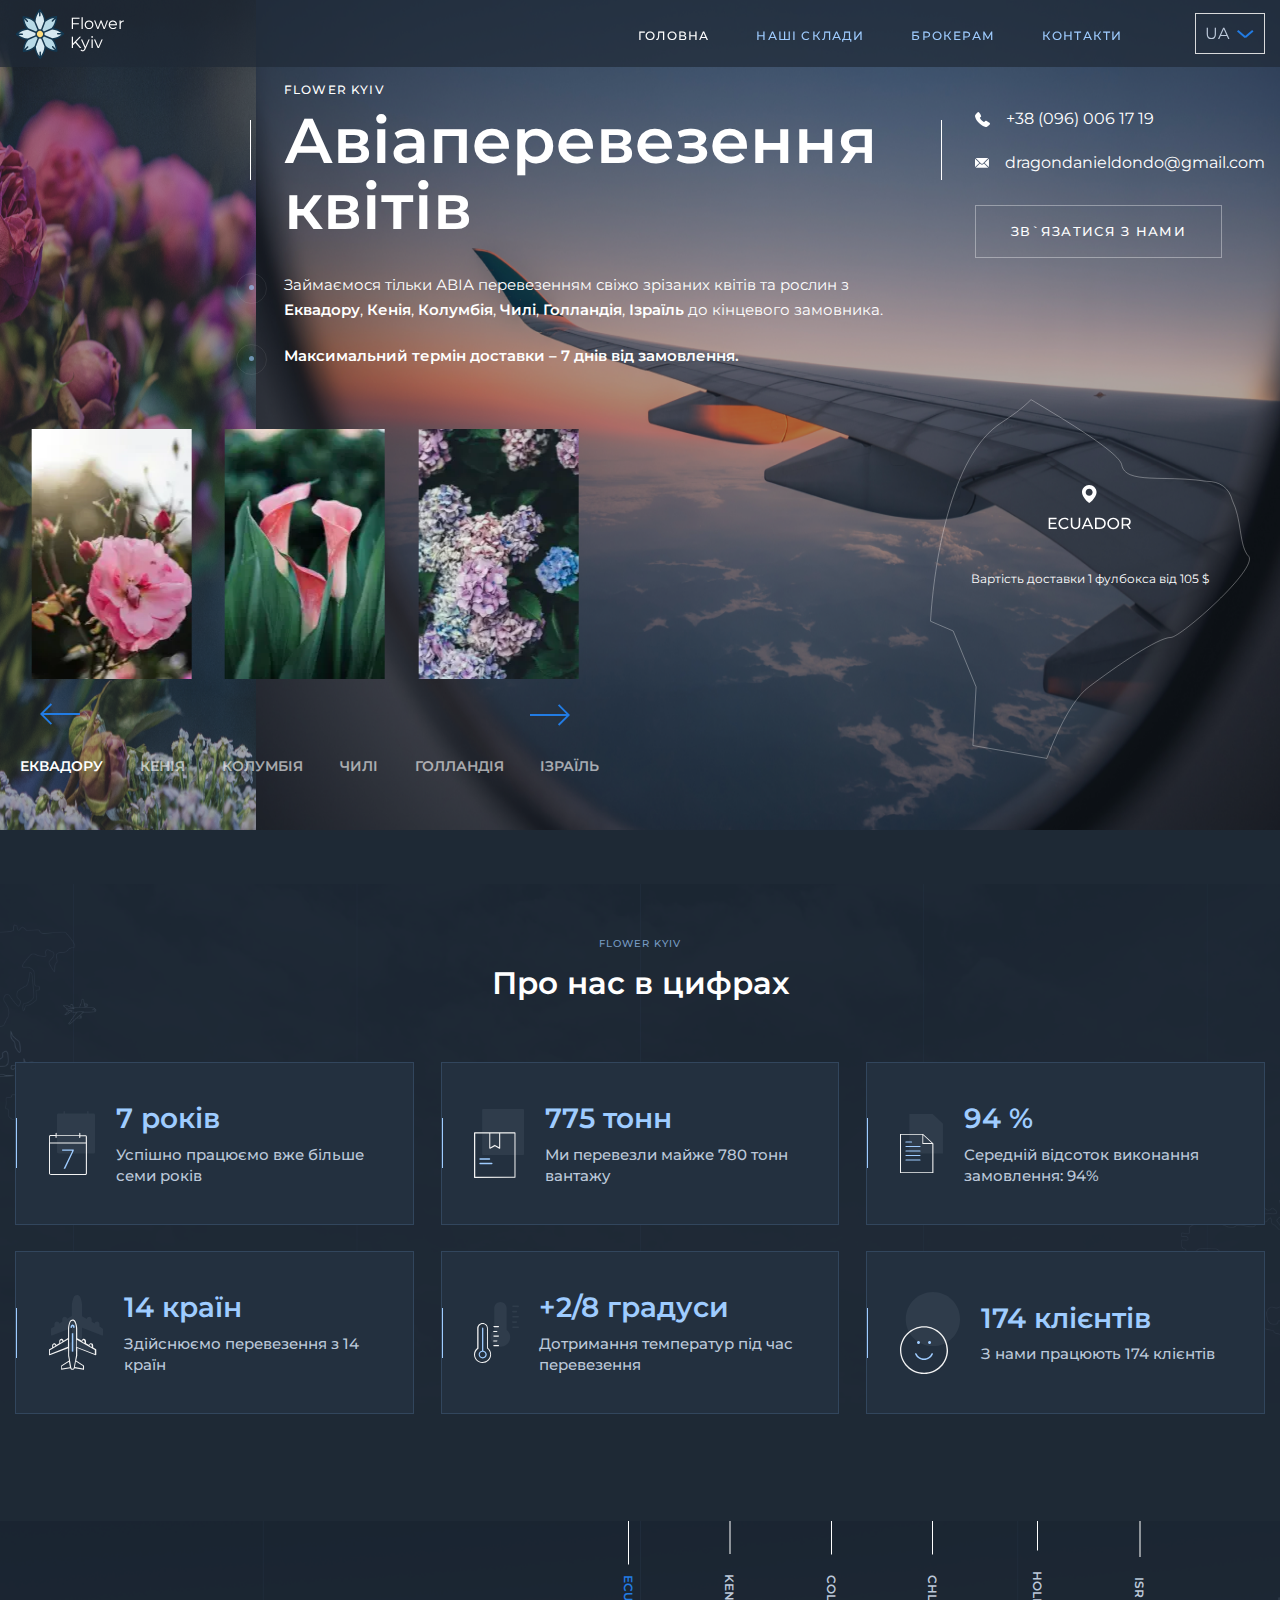
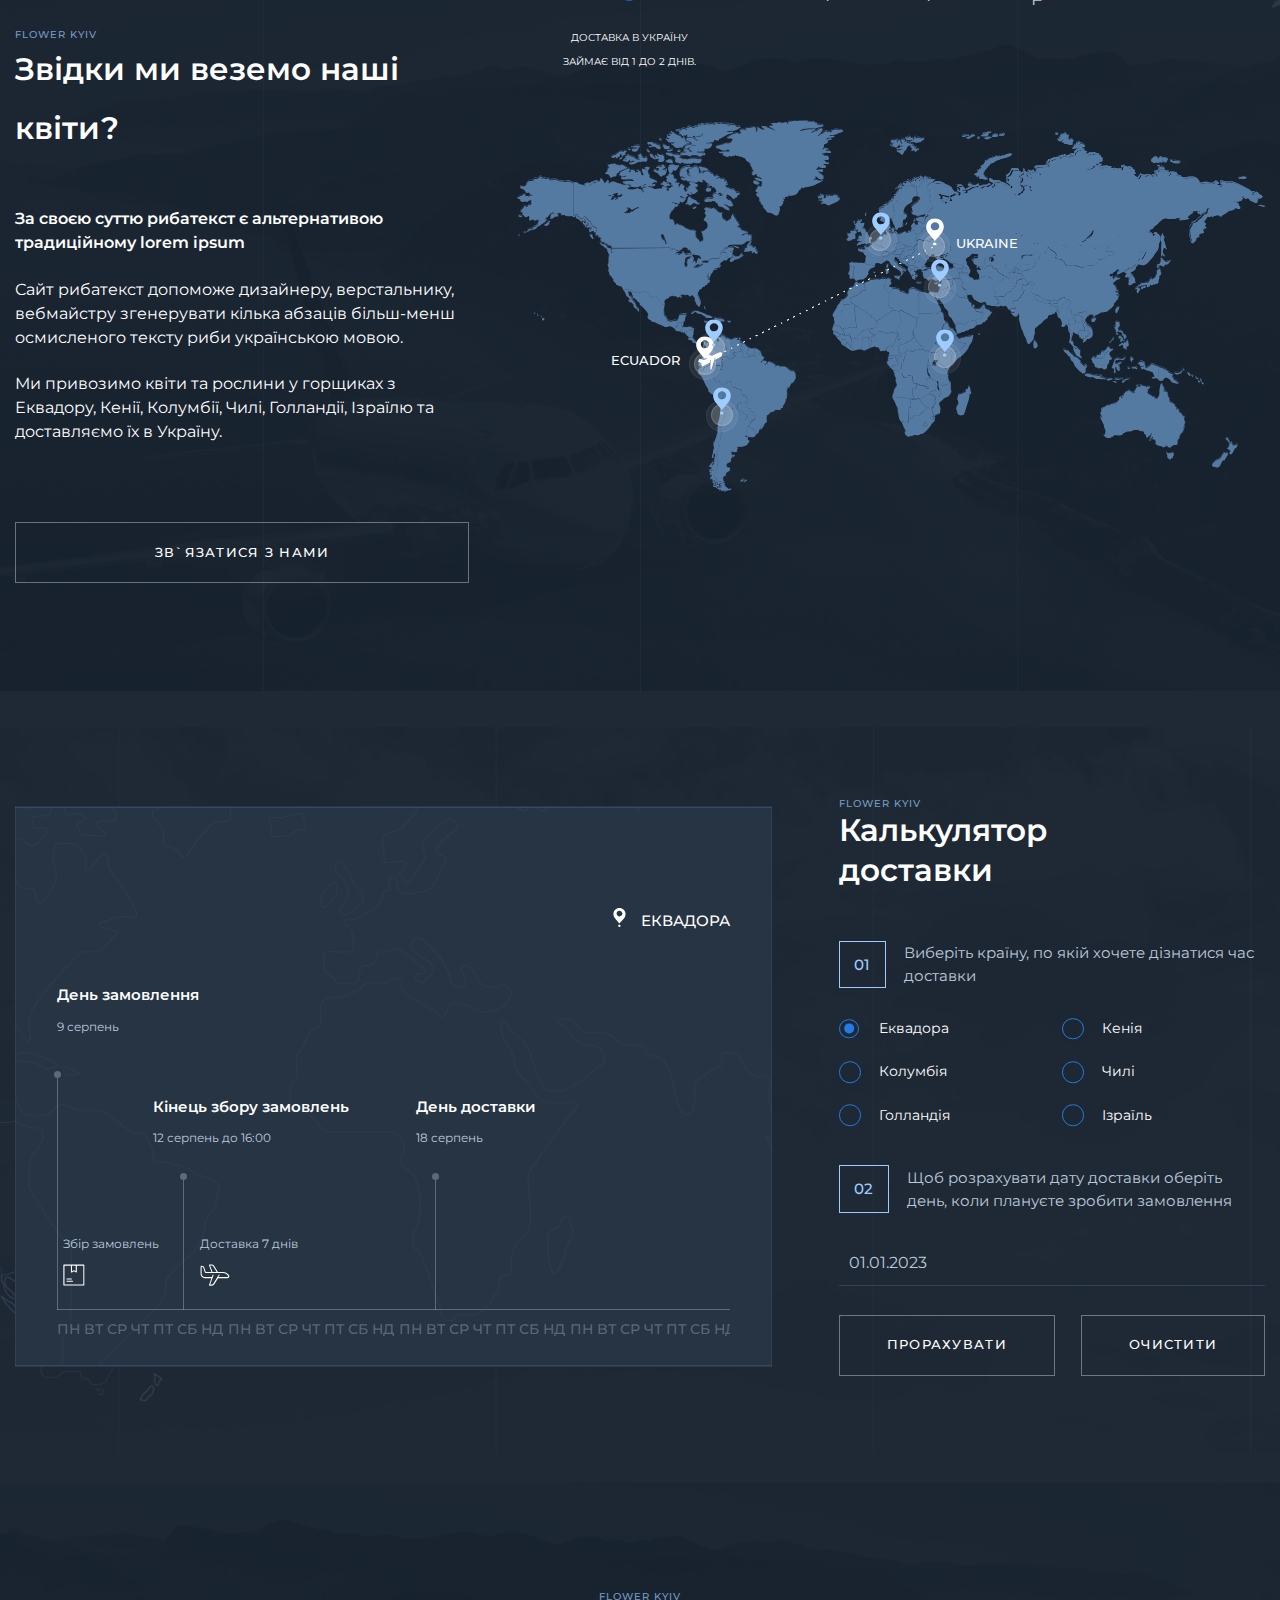
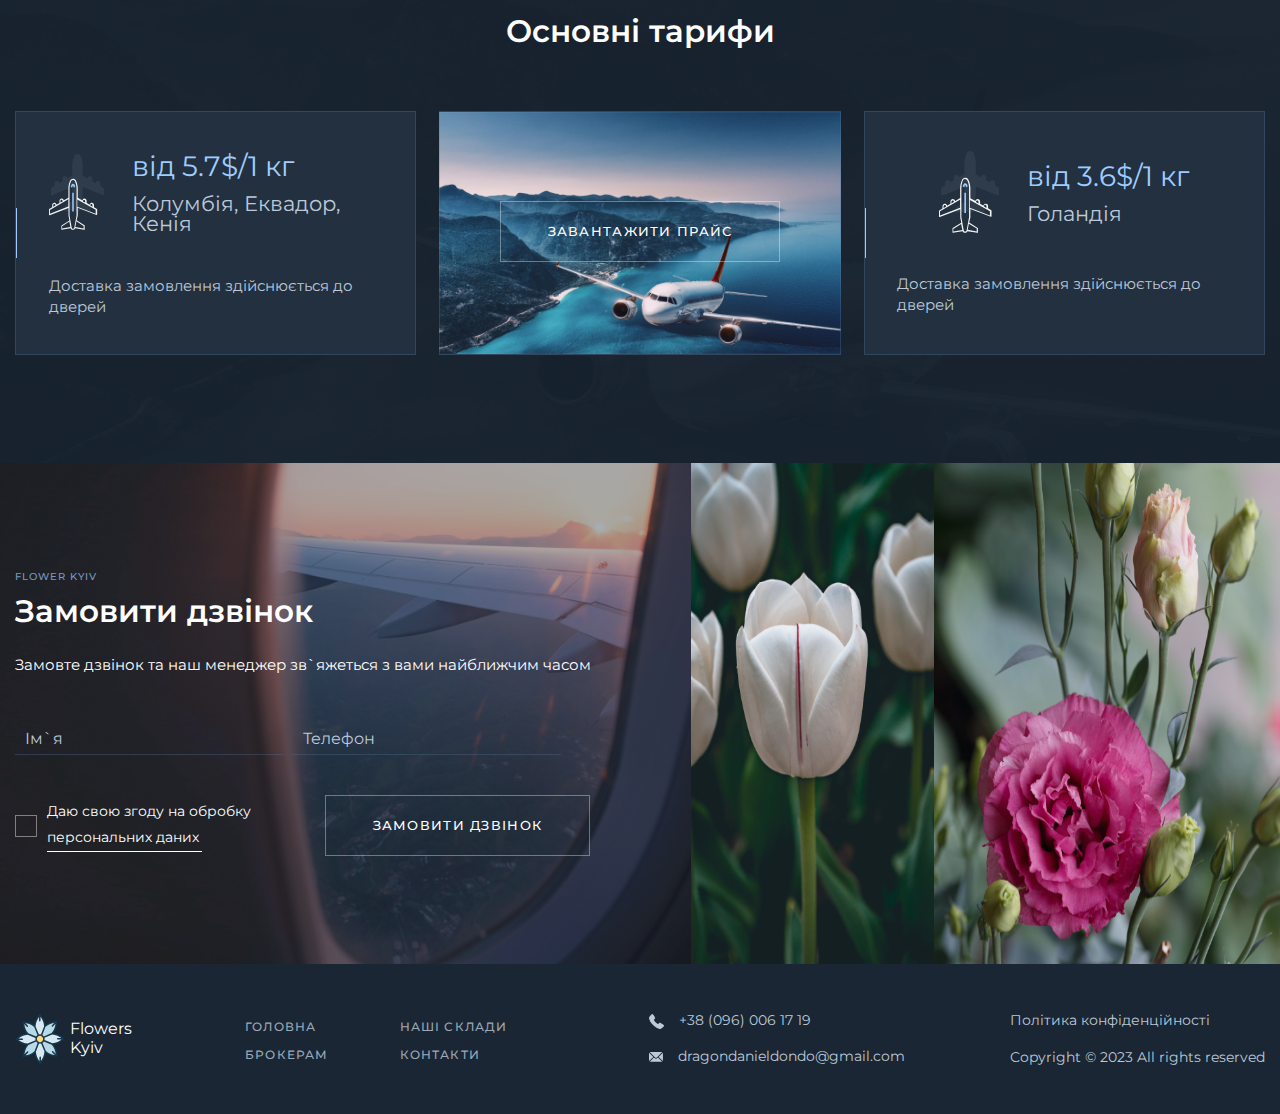
<file: index.html>
<!DOCTYPE html>
<html lang="uk">

<head>
   <meta charset="UTF-8">
   <meta http-equiv="X-UA-Compatible" content="IE=edge">
   <meta name="viewport" content="width=device-width, initial-scale=1.0">

   <link rel="stylesheet" href="https://cdn.jsdelivr.net/npm/swiper@9/swiper-bundle.min.css" async />
   <link rel="shortcut icon" href="./img/flowers.png">
   <link rel="stylesheet" href="css/style.min.css">
   <title id="99">Головна | Demo</title>
</head>

<body>
   <div class="wrapper">
      <header class="header">
         <div class="header__container">
            <a href="./index.html" class="header__logo">
               <img src="./img/logo.svg" alt="site logo">
               <span class="header__logo-text">
                  Flower Kyiv
               </span>
            </a>
            <div class="header__burger burger">
               <button type="button" class="burger__button button-burger" aria-label="menu burger button">
                  <span></span>
               </button>
               <nav class="burger__navigation">
                  <span class=" burger__slide"></span>
                  <span class=" burger__slide"></span>
                  <ul class="burger__list">
                     <li class="burger__item"><a id="1" href="./index.html" class="burger__link _main-color">Головна</a>
                     </li>
                     <li class="burger__item"><a id="2" href="./storage.html" class="burger__link">Наші склади</a></li>
                     <li class="burger__item"><a id="3" href="./broker.html" class="burger__link">Брокерам</a></li>
                     <li class="burger__item burger__item-contacts"><a id="4" href="./contacts.html"
                           class="burger__link">Контакти</a></li>
                  </ul>
               </nav>
            </div>
            <div data-da=".header__burger,767.98,1" data-language-box class="header__functional functional-header">
               <button data-language-btn type="button" class="functional-header__button">
                  <span data-language-default class="functional-header__text">UA</span>
                  <i class="functional-header__icon"></i>
               </button>
               <ul class="functional-header__items items-functional">
                  <li class="items-functional__item">
                     <span id="en-btn" data-language>EN</span>
                  </li>
                  <li class="items-functional__item">
                     <span id="pl-btn" data-language>PL</span>
                  </li>
                  <li class="items-functional__item">
                     <span id="ua-btn" data-language>UA</span>
                  </li>
               </ul>
            </div>
         </div>
      </header>
      <main class="page">
         <section id="hero" class="page__hero hero">
            <div class="hero__container">
               <div class="hero__header hero-header">
                  <div class="hero-header__inner">
                     <p class="hero-header__suptitle">
                        Flower Kyiv
                     </p>
                     <h1 id="66" class="hero-header__title">
                        Авіаперевезення квітів
                     </h1>
                     <p class="hero-header__text">
                        <span id="67">Займаємося тільки АВІА перевезенням свіжо зрізаних квітів та рослин з</span> <span
                           class="-color" id="68">Еквадору</span>,
                        <span id="69" class="-color">Кенії</span>, <span id="70" class="-color">Колумбії</span>, <span
                           id="71" class="-color">Чилі</span>, <span id="72" class="-color">Голландії</span>,
                        <span id="73" class="-color">Ізраїлю</span> <span id="74">до кінцевого замовника.</span>
                     </p>
                     <b id="75" class="hero-header__subtext">
                        Максимальний термін доставки – 7 днів від замовлення.
                     </b>
                  </div>
                  <div class="hero-header__inner">
                     <div data-da=".burger__item-contacts,767.98,1" class="hero-header__contact">
                        <a href="tel:+380960061719" class="hero-header__link">
                           <svg class="hero-header__icon" width="15" height="15">
                              <use xlink:href="./img/sprite.svg#icon-phone"></use>
                           </svg>
                           +38 (096) 006 17 19
                        </a>
                        <a href="mailto:dragondanieldondo@gmail.com" class="hero-header__link">
                           <svg class="hero-header__icon" width="14" height="10">
                              <use xlink:href="./img/sprite.svg#icon-envelope"></use>
                           </svg>
                           dragondanieldondo@gmail.com
                        </a>
                     </div>
                     <a id="76" href="#popup" class="hero-header__button popup-link" type="button">Зв'язатися з нами</a>
                  </div>
               </div>
               <div class="hero__bottom">
                  <div class="hero__tabs tabs-hero">
                     <div class="tabs-hero__items">
                        <div data-tab-Content="1" class="tabs-hero__item item-tabs-hero open">
                           <div class="item-tabs-hero__container">
                              <div class="item-tabs-hero__slider slider-hero swiper">
                                 <div class="slider-hero__items swiper-wrapper">
                                    <div class="slider-hero__item swiper-slide">
                                       <picture class="slider-hero__picture">
                                          <source srcset="./img/home/home__hero/hero-4.webp 1x" type="image/webp">
                                          <img src="./img/home/home__hero/hero-4.jpg" alt="picture hero" loading="lazy">
                                       </picture>
                                    </div>
                                    <div class="slider-hero__item swiper-slide">
                                       <picture class="slider-hero__picture">
                                          <source srcset="./img/home/home__hero/hero-2.webp 1x" type="image/webp">
                                          <img src="./img/home/home__hero/hero-2.jpg" alt="picture hero" loading="lazy">
                                       </picture>
                                    </div>
                                    <div class="slider-hero__item swiper-slide">
                                       <picture class="slider-hero__picture">
                                          <source srcset="./img/home/home__hero/hero-3.webp 1x" type="image/webp">
                                          <img src="./img/home/home__hero/hero-3.jpg" alt="picture hero" loading="lazy">
                                       </picture>
                                    </div>
                                    <div class="slider-hero__item swiper-slide">
                                       <picture class="slider-hero__picture">
                                          <source srcset="./img/home/home__hero/hero-1.webp 1x" type="image/webp">
                                          <img src="./img/home/home__hero/hero-1.jpg" alt="picture hero" loading="lazy">
                                       </picture>
                                    </div>
                                    <div class="slider-hero__item swiper-slide">
                                       <picture class="slider-hero__picture">
                                          <source srcset="./img/home/home__hero/hero-5.webp 1x" type="image/webp">

                                          <img src="./img/home/home__hero/hero-5.jpg" alt="picture hero" loading="lazy">
                                       </picture>
                                    </div>
                                    <div class="slider-hero__item swiper-slide">
                                       <picture class="slider-hero__picture">
                                          <source srcset="./img/home/home__hero/hero-6.webp 1x" type="image/webp">
                                          <img src="./img/home/home__hero/hero-6.jpg" alt="picture hero" loading="lazy">
                                       </picture>
                                    </div>
                                 </div>
                                 <div
                                    class="slider-teams__button slider-teams__button-prev slider-teams__button-hero-l">
                                    <i class="slider-teams__button-icon">
                                       <svg>
                                          <use xlink:href="./img/sprite.svg#icon-left"></use>
                                       </svg>
                                    </i>
                                 </div>
                                 <div
                                    class="slider-teams__button slider-teams__button-next slider-teams__button-hero-r">
                                    <i class="slider-teams__button-icon">
                                       <svg>
                                          <use xlink:href="./img/sprite.svg#icon-left"></use>
                                       </svg>
                                    </i>
                                 </div>
                              </div>
                              <div class="item-tabs-hero__decor">
                                 <img class="item-tabs-hero__countrie" src="./img/home/home__hero/ecuador.svg"
                                    alt="picture hero">
                                 <span id="83" class="item-tabs-hero__price">
                                    Вартість доставки 1 фулбокса від 105 $
                                 </span>
                              </div>
                           </div>
                        </div>
                        <div data-tab-Content="2" class="tabs-hero__item">
                           <div class="item-tabs-hero__container">
                              <div class="item-tabs-hero__slider slider-hero swiper">
                                 <div class="slider-hero__items swiper-wrapper">
                                    <div class="slider-hero__item swiper-slide">
                                       <picture class="slider-hero__picture">
                                          <source srcset="./img/home/home__hero/hero-4.webp 1x" type="image/webp">
                                          <img src="./img/home/home__hero/hero-4.jpg" alt="picture hero" loading="lazy">
                                       </picture>
                                    </div>
                                    <div class="slider-hero__item swiper-slide">
                                       <picture class="slider-hero__picture">
                                          <source srcset="./img/home/home__hero/hero-2.webp 1x" type="image/webp">
                                          <img src="./img/home/home__hero/hero-2.jpg" alt="picture hero" loading="lazy">
                                       </picture>
                                    </div>
                                    <div class="slider-hero__item swiper-slide">
                                       <picture class="slider-hero__picture">
                                          <source srcset="./img/home/home__hero/hero-3.webp 1x" type="image/webp">
                                          <img src="./img/home/home__hero/hero-3.jpg" alt="picture hero" loading="lazy">
                                       </picture>
                                    </div>
                                    <div class="slider-hero__item swiper-slide">
                                       <picture class="slider-hero__picture">
                                          <source srcset="./img/home/home__hero/hero-1.webp 1x" type="image/webp">
                                          <img src="./img/home/home__hero/hero-1.jpg" alt="picture hero" loading="lazy">
                                       </picture>
                                    </div>
                                    <div class="slider-hero__item swiper-slide">
                                       <picture class="slider-hero__picture">
                                          <source srcset="./img/home/home__hero/hero-5.webp 1x" type="image/webp">

                                          <img src="./img/home/home__hero/hero-5.jpg" alt="picture hero" loading="lazy">
                                       </picture>
                                    </div>
                                    <div class="slider-hero__item swiper-slide">
                                       <picture class="slider-hero__picture">
                                          <source srcset="./img/home/home__hero/hero-6.webp 1x" type="image/webp">
                                          <img src="./img/home/home__hero/hero-6.jpg" alt="picture hero" loading="lazy">
                                       </picture>
                                    </div>
                                 </div>
                                 <div class="slider-teams__button slider-teams__button-prev">
                                    <i class="slider-teams__button-icon">
                                       <svg>
                                          <use xlink:href="./img/sprite.svg#icon-left"></use>
                                       </svg>
                                    </i>
                                 </div>
                                 <div class="slider-teams__button slider-teams__button-next">
                                    <i class="slider-teams__button-icon">
                                       <svg>
                                          <use xlink:href="./img/sprite.svg#icon-left"></use>
                                       </svg>
                                    </i>
                                 </div>
                              </div>
                              <div class="item-tabs-hero__decor">
                                 <img class="item-tabs-hero__countrie" src="./img/home/home__hero/kenya.svg"
                                    alt="picture hero">
                                 <span id="84" class="item-tabs-hero__price">
                                    Вартість доставки 1 фулбокса від 105 $
                                 </span>
                              </div>
                           </div>
                        </div>
                        <div data-tab-Content="3" class="tabs-hero__item">
                           <div class="item-tabs-hero__container">
                              <div class="item-tabs-hero__slider slider-hero swiper">
                                 <div class="slider-hero__items swiper-wrapper">
                                    <div class="slider-hero__item swiper-slide">
                                       <picture class="slider-hero__picture">
                                          <source srcset="./img/home/home__hero/hero-4.webp 1x" type="image/webp">
                                          <img src="./img/home/home__hero/hero-4.jpg" alt="picture hero" loading="lazy">
                                       </picture>
                                    </div>
                                    <div class="slider-hero__item swiper-slide">
                                       <picture class="slider-hero__picture">
                                          <source srcset="./img/home/home__hero/hero-2.webp 1x" type="image/webp">
                                          <img src="./img/home/home__hero/hero-2.jpg" alt="picture hero" loading="lazy">
                                       </picture>
                                    </div>
                                    <div class="slider-hero__item swiper-slide">
                                       <picture class="slider-hero__picture">
                                          <source srcset="./img/home/home__hero/hero-3.webp 1x" type="image/webp">
                                          <img src="./img/home/home__hero/hero-3.jpg" alt="picture hero" loading="lazy">
                                       </picture>
                                    </div>
                                    <div class="slider-hero__item swiper-slide">
                                       <picture class="slider-hero__picture">
                                          <source srcset="./img/home/home__hero/hero-1.webp 1x" type="image/webp">
                                          <img src="./img/home/home__hero/hero-1.jpg" alt="picture hero" loading="lazy">
                                       </picture>
                                    </div>
                                    <div class="slider-hero__item swiper-slide">
                                       <picture class="slider-hero__picture">
                                          <source srcset="./img/home/home__hero/hero-5.webp 1x" type="image/webp">

                                          <img src="./img/home/home__hero/hero-5.jpg" alt="picture hero" loading="lazy">
                                       </picture>
                                    </div>
                                    <div class="slider-hero__item swiper-slide">
                                       <picture class="slider-hero__picture">
                                          <source srcset="./img/home/home__hero/hero-6.webp 1x" type="image/webp">
                                          <img src="./img/home/home__hero/hero-6.jpg" alt="picture hero" loading="lazy">
                                       </picture>
                                    </div>
                                 </div>
                                 <div class="slider-teams__button slider-teams__button-prev">
                                    <i class="slider-teams__button-icon">
                                       <svg>
                                          <use xlink:href="./img/sprite.svg#icon-left"></use>
                                       </svg>
                                    </i>
                                 </div>
                                 <div class="slider-teams__button slider-teams__button-next">
                                    <i class="slider-teams__button-icon">
                                       <svg>
                                          <use xlink:href="./img/sprite.svg#icon-left"></use>
                                       </svg>
                                    </i>
                                 </div>
                              </div>
                              <div class="item-tabs-hero__decor">
                                 <img class="item-tabs-hero__countrie" src="./img/home/home__hero/colombia.svg"
                                    alt="picture hero">
                                 <span id="85" class="item-tabs-hero__price">
                                    Вартість доставки 1 фулбокса від 105 $
                                 </span>
                              </div>
                           </div>
                        </div>
                        <div data-tab-Content="4" class="tabs-hero__item">
                           <div class="item-tabs-hero__container">
                              <div class="item-tabs-hero__slider slider-hero swiper">
                                 <div class="slider-hero__items swiper-wrapper">
                                    <div class="slider-hero__item swiper-slide">
                                       <picture class="slider-hero__picture">
                                          <source srcset="./img/home/home__hero/hero-4.webp 1x" type="image/webp">
                                          <img src="./img/home/home__hero/hero-4.jpg" alt="picture hero" loading="lazy">
                                       </picture>
                                    </div>
                                    <div class="slider-hero__item swiper-slide">
                                       <picture class="slider-hero__picture">
                                          <source srcset="./img/home/home__hero/hero-2.webp 1x" type="image/webp">
                                          <img src="./img/home/home__hero/hero-2.jpg" alt="picture hero" loading="lazy">
                                       </picture>
                                    </div>
                                    <div class="slider-hero__item swiper-slide">
                                       <picture class="slider-hero__picture">
                                          <source srcset="./img/home/home__hero/hero-3.webp 1x" type="image/webp">
                                          <img src="./img/home/home__hero/hero-3.jpg" alt="picture hero" loading="lazy">
                                       </picture>
                                    </div>
                                    <div class="slider-hero__item swiper-slide">
                                       <picture class="slider-hero__picture">
                                          <source srcset="./img/home/home__hero/hero-1.webp 1x" type="image/webp">
                                          <img src="./img/home/home__hero/hero-1.jpg" alt="picture hero" loading="lazy">
                                       </picture>
                                    </div>
                                    <div class="slider-hero__item swiper-slide">
                                       <picture class="slider-hero__picture">
                                          <source srcset="./img/home/home__hero/hero-5.webp 1x" type="image/webp">

                                          <img src="./img/home/home__hero/hero-5.jpg" alt="picture hero" loading="lazy">
                                       </picture>
                                    </div>
                                    <div class="slider-hero__item swiper-slide">
                                       <picture class="slider-hero__picture">
                                          <source srcset="./img/home/home__hero/hero-6.webp 1x" type="image/webp">
                                          <img src="./img/home/home__hero/hero-6.jpg" alt="picture hero" loading="lazy">
                                       </picture>
                                    </div>
                                 </div>
                                 <div class="slider-teams__button slider-teams__button-prev">
                                    <i class="slider-teams__button-icon">
                                       <svg>
                                          <use xlink:href="./img/sprite.svg#icon-left"></use>
                                       </svg>
                                    </i>
                                 </div>
                                 <div class="slider-teams__button slider-teams__button-next">
                                    <i class="slider-teams__button-icon">
                                       <svg>
                                          <use xlink:href="./img/sprite.svg#icon-left"></use>
                                       </svg>
                                    </i>
                                 </div>
                              </div>
                              <div class="item-tabs-hero__decor">
                                 <img class="item-tabs-hero__countrie" src="./img/home/home__hero/chile.svg"
                                    alt="picture hero">
                                 <span id="86" class="item-tabs-hero__price">
                                    Вартість доставки 1 фулбокса від 105 $
                                 </span>
                              </div>
                           </div>
                        </div>
                        <div data-tab-Content="5" class="tabs-hero__item">
                           <div class="item-tabs-hero__container">
                              <div class="item-tabs-hero__slider slider-hero swiper">
                                 <div class="slider-hero__items swiper-wrapper">
                                    <div class="slider-hero__item swiper-slide">
                                       <picture class="slider-hero__picture">
                                          <source srcset="./img/home/home__hero/hero-4.webp 1x" type="image/webp">
                                          <img src="./img/home/home__hero/hero-4.jpg" alt="picture hero" loading="lazy">
                                       </picture>
                                    </div>
                                    <div class="slider-hero__item swiper-slide">
                                       <picture class="slider-hero__picture">
                                          <source srcset="./img/home/home__hero/hero-2.webp 1x" type="image/webp">
                                          <img src="./img/home/home__hero/hero-2.jpg" alt="picture hero" loading="lazy">
                                       </picture>
                                    </div>
                                    <div class="slider-hero__item swiper-slide">
                                       <picture class="slider-hero__picture">
                                          <source srcset="./img/home/home__hero/hero-3.webp 1x" type="image/webp">
                                          <img src="./img/home/home__hero/hero-3.jpg" alt="picture hero" loading="lazy">
                                       </picture>
                                    </div>
                                    <div class="slider-hero__item swiper-slide">
                                       <picture class="slider-hero__picture">
                                          <source srcset="./img/home/home__hero/hero-1.webp 1x" type="image/webp">
                                          <img src="./img/home/home__hero/hero-1.jpg" alt="picture hero" loading="lazy">
                                       </picture>
                                    </div>
                                    <div class="slider-hero__item swiper-slide">
                                       <picture class="slider-hero__picture">
                                          <source srcset="./img/home/home__hero/hero-5.webp 1x" type="image/webp">

                                          <img src="./img/home/home__hero/hero-5.jpg" alt="picture hero" loading="lazy">
                                       </picture>
                                    </div>
                                    <div class="slider-hero__item swiper-slide">
                                       <picture class="slider-hero__picture">
                                          <source srcset="./img/home/home__hero/hero-6.webp 1x" type="image/webp">
                                          <img src="./img/home/home__hero/hero-6.jpg" alt="picture hero" loading="lazy">
                                       </picture>
                                    </div>
                                 </div>
                                 <div class="slider-teams__button slider-teams__button-prev">
                                    <i class="slider-teams__button-icon">
                                       <svg>
                                          <use xlink:href="./img/sprite.svg#icon-left"></use>
                                       </svg>
                                    </i>
                                 </div>
                                 <div class="slider-teams__button slider-teams__button-next">
                                    <i class="slider-teams__button-icon">
                                       <svg>
                                          <use xlink:href="./img/sprite.svg#icon-left"></use>
                                       </svg>
                                    </i>
                                 </div>
                              </div>
                              <div class="item-tabs-hero__decor">
                                 <img class="item-tabs-hero__countrie" src="./img/home/home__hero/holland.svg"
                                    alt="picture hero">
                                 <span id="87" class="item-tabs-hero__price">
                                    Вартість доставки 1 фулбокса від 105 $
                                 </span>
                              </div>
                           </div>
                        </div>
                        <div data-tab-Content="6" class="tabs-hero__item">
                           <div class="item-tabs-hero__container">
                              <div class="item-tabs-hero__slider slider-hero swiper">
                                 <div class="slider-hero__items swiper-wrapper">
                                    <div class="slider-hero__item swiper-slide">
                                       <picture class="slider-hero__picture">
                                          <source srcset="./img/home/home__hero/hero-4.webp 1x" type="image/webp">
                                          <img src="./img/home/home__hero/hero-4.jpg" alt="picture hero" loading="lazy">
                                       </picture>
                                    </div>
                                    <div class="slider-hero__item swiper-slide">
                                       <picture class="slider-hero__picture">
                                          <source srcset="./img/home/home__hero/hero-2.webp 1x" type="image/webp">
                                          <img src="./img/home/home__hero/hero-2.jpg" alt="picture hero" loading="lazy">
                                       </picture>
                                    </div>
                                    <div class="slider-hero__item swiper-slide">
                                       <picture class="slider-hero__picture">
                                          <source srcset="./img/home/home__hero/hero-3.webp 1x" type="image/webp">
                                          <img src="./img/home/home__hero/hero-3.jpg" alt="picture hero" loading="lazy">
                                       </picture>
                                    </div>
                                    <div class="slider-hero__item swiper-slide">
                                       <picture class="slider-hero__picture">
                                          <source srcset="./img/home/home__hero/hero-1.webp 1x" type="image/webp">
                                          <img src="./img/home/home__hero/hero-1.jpg" alt="picture hero" loading="lazy">
                                       </picture>
                                    </div>
                                    <div class="slider-hero__item swiper-slide">
                                       <picture class="slider-hero__picture">
                                          <source srcset="./img/home/home__hero/hero-5.webp 1x" type="image/webp">

                                          <img src="./img/home/home__hero/hero-5.jpg" alt="picture hero" loading="lazy">
                                       </picture>
                                    </div>
                                    <div class="slider-hero__item swiper-slide">
                                       <picture class="slider-hero__picture">
                                          <source srcset="./img/home/home__hero/hero-6.webp 1x" type="image/webp">
                                          <img src="./img/home/home__hero/hero-6.jpg" alt="picture hero" loading="lazy">
                                       </picture>
                                    </div>
                                 </div>
                                 <div class="slider-teams__button slider-teams__button-prev">
                                    <i class="slider-teams__button-icon">
                                       <svg>
                                          <use xlink:href="./img/sprite.svg#icon-left"></use>
                                       </svg>
                                    </i>
                                 </div>
                                 <div class="slider-teams__button slider-teams__button-next">
                                    <i class="slider-teams__button-icon">
                                       <svg>
                                          <use xlink:href="./img/sprite.svg#icon-left"></use>
                                       </svg>
                                    </i>
                                 </div>
                              </div>
                              <div class="item-tabs-hero__decor">
                                 <img class="item-tabs-hero__countrie" src="./img/home/home__hero/israel.svg"
                                    alt="picture hero">
                                 <span id="88" class="item-tabs-hero__price">
                                    Вартість доставки 1 фулбокса від 105 $
                                 </span>
                              </div>
                           </div>
                        </div>
                     </div>
                     <div class="tabs-hero__storage">
                        <button data-tabButton="1" type="button" class="tabs-hero__button open"><span
                              id="77">Еквадора</span></button>
                        <button data-tabButton="2" type="button" class="tabs-hero__button"><span
                              id="78">Кенія</span></button>
                        <button data-tabButton="3" type="button" class="tabs-hero__button"><span
                              id="79">Колумбія</span></button>
                        <button data-tabButton="4" type="button" class="tabs-hero__button"><span
                              id="80">Чилі</span></button>
                        <button data-tabButton="5" type="button" class="tabs-hero__button"><span
                              id="81">Голландії</span></button>
                        <button data-tabButton="6" type="button" class="tabs-hero__button"><span
                              id="82">Ізраїль</span></button>
                     </div>
                  </div>
               </div>
            </div>
         </section>
         <section class="page__descriphen descriphen">
            <div class="descriphen__container">
               <div class="descriphen__titles box-titles">
                  <p class="descriphen__suptitle box-titles__suptitle">
                     Flower Kyiv
                  </p>
                  <h2 id="24" class="descriphen__titel box-titles__title">
                     Про нас в цифрах
                  </h2>
               </div>
               <div class="descriphen__items">
                  <div class="descriphen__item item-descriphen">
                     <picture class="item-descriphen__picture">
                        <img src="./img/home/home__descriphen/descriphen-1.svg" alt="descriphen picture">
                     </picture>
                     <div class="item-descriphen__content">
                        <b id="25" class="item-descriphen__suptext">7 років</b>
                        <p id="26" class="item-descriphen__text">Успішно працюємо вже більше семи років</p>
                     </div>
                  </div>
                  <div class="descriphen__item item-descriphen">
                     <picture class="item-descriphen__picture">
                        <img src="./img/home/home__descriphen/descriphen-2.svg" alt="descriphen picture">
                     </picture>
                     <div class="item-descriphen__content">
                        <b id="27" class="item-descriphen__suptext">775 тонн</b>
                        <p id="28" class="item-descriphen__text">Ми перевезли майже 780 тонн вантажy</p>
                     </div>
                  </div>
                  <div class="descriphen__item item-descriphen">
                     <picture class="item-descriphen__picture">
                        <img src="./img/home/home__descriphen/descriphen-3.svg" alt="descriphen picture">
                     </picture>
                     <div class="item-descriphen__content">
                        <b class="item-descriphen__suptext">94 %</b>
                        <p id="29" class="item-descriphen__text">Середній відсоток виконання замовлення: 94%</p>
                     </div>
                  </div>
                  <div class="descriphen__item item-descriphen">
                     <picture class="item-descriphen__picture">
                        <img src="./img/home/home__descriphen/descriphen-4.svg" alt="descriphen picture">
                     </picture>
                     <div class="item-descriphen__content">
                        <b id="30" class="item-descriphen__suptext">14 країн</b>
                        <p id="31" class="item-descriphen__text">Здійснюємо перевезення з 14 країн</p>
                     </div>
                  </div>
                  <div class="descriphen__item item-descriphen">
                     <picture class="item-descriphen__picture">
                        <img src="./img/home/home__descriphen/descriphen-5.svg" alt="descriphen picture">
                     </picture>
                     <div class="item-descriphen__content">
                        <b id="32" class="item-descriphen__suptext">+2/8 градуси</b>
                        <p id="33" class="item-descriphen__text">Дотримання температур під час перевезення</p>
                     </div>
                  </div>
                  <div class="descriphen__item item-descriphen">
                     <picture class="item-descriphen__picture">
                        <img src="./img/home/home__descriphen/descriphen-6.svg" alt="descriphen picture">
                     </picture>
                     <div class="item-descriphen__content">
                        <b id="34" class="item-descriphen__suptext">174 клієнтів</b>
                        <p id="35" class="item-descriphen__text">З нами працюють 174 клієнтів</p>
                     </div>
                  </div>
               </div>
            </div>
         </section>
         <section class="page__additional additional">
            <div class="additional__container">
               <div class="additional__inner">
                  <div class="additional__descripthen descripthen-additional">
                     <div class="descripthen-additional__titles box-titles">
                        <p class="descripthen-additional__suptitle box-titles__suptitle">
                           Flower Kyiv
                        </p>
                        <h2 id="36" class="descripthen-additional__titel box-titles__title">
                           Звідки ми веземо наші квіти?
                        </h2>
                     </div>
                     <div class="descripthen-additional__box-text">
                        <p id="37" class="descripthen-additional__text">
                           За своєю суттю рибатекст є альтернативою традиційному lorem ipsum
                        </p>
                        <p id="38" class="descripthen-additional__text">
                           Сайт рибатекст допоможе дизайнеру, верстальнику, вебмайстру згенерувати кілька абзаців
                           більш-менш осмисленого тексту
                           риби українською мовою.
                        </p>
                        <p id="39" class="descripthen-additional__text">
                           Ми привозимо квіти та рослини у горщиках з <span>Еквадору</span>,
                           <span>Кенії</span>,
                           <span>Колумбії</span>, <span>Чилі</span>, <span>Голландії</span>,
                           <span>Ізраїлю</span> та доставляємо їх в Україну.
                        </p>
                     </div>
                     <button id="40" data-go="contacts-1" type="button" class="descripthen-additional__button">
                        Зв'язатися з нами
                     </button>
                  </div>
                  <div class="additional__map additional-content">
                     <div class="additional-content__tabs tabs-additional">
                        <div class="tabs-additional__storage">
                           <button data-tabsButton="1" type="button"
                              class="tabs-additional__button button-additional active">
                              ECU
                              <span id="41" class="button-additional__text">
                                 Доставка в Україну займає від 1 до 2 днів.
                              </span>
                           </button>
                           <button data-tabsButton="2" type="button" class="tabs-additional__button button-additional">
                              KEN
                              <span id="42" class="button-additional__text">
                                 Доставка в Україну займає від 1 до 2 днів.
                              </span>
                           </button>
                           <button data-tabsButton="3" type="button" class="tabs-additional__button button-additional">
                              COL
                              <span id="43" class="button-additional__text">
                                 Доставка в Україну займає від 1 до 2 днів.
                              </span>
                           </button>
                           <button data-tabsButton="4" type="button" class="tabs-additional__button button-additional">
                              CHL
                              <span id="44" class="button-additional__text">
                                 Доставка в Україну займає від 1 до 2 днів.
                              </span>
                           </button>
                           <button data-tabsButton="5" type="button" class="tabs-additional__button button-additional">
                              Holl
                              <span id="45" class="button-additional__text">
                                 Доставка в Україну займає від 1 до 2 днів.
                              </span>
                           </button>
                           <button data-tabsButton="6" type="button" class="tabs-additional__button button-additional">
                              ISR
                              <span id="46" class="button-additional__text">
                                 Доставка в Україну займає від 1 до 2 днів.
                              </span>
                           </button>
                        </div>
                        <div class="tabs-additional__items">
                           <picture class="tabs-additional__picture">
                              <img src="./img/home/home__additional/additional-map.svg" alt="map additional">
                              <!--=============================================================================================================== -->
                              <div data-tabsContent="1" class="tabs-additional__item item-additional active">
                                 <p class="item-additional__text-beginning _ecuador">
                                    <span class="item-additional__name _ecuador">Ecuador</span>
                                    <span class="item-additional__icon-wrapper _ecuador">
                                       <svg class="item-additional__icon-mark">
                                          <use xlink:href="./img/sprite.svg#icon-mark-additional"></use>
                                       </svg>
                                    </span>
                                 </p>
                                 <span class="item-additional__line _ecuador">
                                    <svg class="item-additional__icon-plane _ecuador">
                                       <use xlink:href="./img/sprite.svg#icon-plane-additional"></use>
                                    </svg>
                                 </span>
                              </div>
                              <!--=============================================================================================================== -->
                              <div data-tabsContent="2" class="tabs-additional__item item-additional">
                                 <p class="item-additional__text-beginning _kenya">
                                    <span class="item-additional__name _kenya">Kenya</span>
                                    <span class="item-additional__icon-wrapper">
                                       <svg class="item-additional__icon-mark _kenya">
                                          <use xlink:href="./img/sprite.svg#icon-mark-additional"></use>
                                       </svg>
                                    </span>
                                 </p>
                                 <span class="item-additional__line  _kenya">
                                    <svg class="item-additional__icon-plane _kenya">
                                       <use xlink:href="./img/sprite.svg#icon-plane-additional"></use>
                                    </svg>
                                 </span>
                              </div>
                              <!--=============================================================================================================== -->
                              <div data-tabsContent="3" class="tabs-additional__item item-additional">
                                 <p class="item-additional__text-beginning _columbia">
                                    <span class="item-additional__name _columbia">Columbia</span>
                                    <span class="item-additional__icon-wrapper">
                                       <svg class="item-additional__icon-mark _columbia">
                                          <use xlink:href="./img/sprite.svg#icon-mark-additional"></use>
                                       </svg>
                                    </span>
                                 </p>
                                 <span class="item-additional__line _columbia">
                                    <svg class="item-additional__icon-plane _columbia">
                                       <use xlink:href="./img/sprite.svg#icon-plane-additional"></use>
                                    </svg>
                                 </span>
                              </div>
                              <!--=============================================================================================================== -->
                              <div data-tabsContent="4" class="tabs-additional__item item-additional">
                                 <p class="item-additional__text-beginning _chile">
                                    <span class="item-additional__name _chile">Chile</span>
                                    <span class="item-additional__icon-wrapper">
                                       <svg class="item-additional__icon-mark _chile">
                                          <use xlink:href="./img/sprite.svg#icon-mark-additional"></use>
                                       </svg>
                                    </span>
                                 </p>
                                 <span class="item-additional__line _chile">
                                    <svg class="item-additional__icon-plane _chile">
                                       <use xlink:href="./img/sprite.svg#icon-plane-additional"></use>
                                    </svg>
                                 </span>
                              </div>
                              <!--=============================================================================================================== -->
                              <div data-tabsContent="5" class="tabs-additional__item item-additional">
                                 <p class="item-additional__text-beginning _holland">
                                    <span class="item-additional__name _holland">Holland</span>
                                    <span class="item-additional__icon-wrapper">
                                       <svg class="item-additional__icon-mark _holland">
                                          <use xlink:href="./img/sprite.svg#icon-mark-additional"></use>
                                       </svg>
                                    </span>
                                 </p>
                                 <span class="item-additional__line _holland">
                                    <svg class="item-additional__icon-plane _holland">
                                       <use xlink:href="./img/sprite.svg#icon-plane-additional"></use>
                                    </svg>
                                 </span>
                              </div>
                              <!--=============================================================================================================== -->
                              <div data-tabsContent="6" class="tabs-additional__item item-additional">
                                 <p class="item-additional__text-beginning _israel">
                                    <span class="item-additional__name _israel">Israel</span>
                                    <span class="item-additional__icon-wrapper">
                                       <svg class="item-additional__icon-mark">
                                          <use xlink:href="./img/sprite.svg#icon-mark-additional"></use>
                                       </svg>
                                    </span>
                                 </p>
                                 <span class="item-additional__line _israel">
                                    <svg class="item-additional__icon-plane _israel">
                                       <use xlink:href="./img/sprite.svg#icon-plane-additional"></use>
                                    </svg>
                                 </span>
                              </div>
                              <!--=============================================================================================================== -->
                              <div class="tabs-additional__item item-additional active _basic">
                                 Ukraine
                                 <span class="item-additional__icon-wrapper _main">
                                    <svg class="item-additional__icon-mark-main">
                                       <use xlink:href="./img/sprite.svg#icon-mark-additional"></use>
                                    </svg>
                                 </span>
                              </div>
                           </picture>
                        </div>
                     </div>
                  </div>
               </div>
            </div>
         </section>
         <section class="page__delivery delivery">
            <div class="delivery__container">
               <div class="delivery__inner">
                  <div class="delivery__scoreboard scoreboard-delivery">
                     <div class="scoreboard-delivery__inner">
                        <p class="scoreboard-delivery__title">
                           <i class="scoreboard-delivery__icon">
                              <svg width="15" height="19">
                                 <use xlink:href="./img/sprite.svg#icon-mark-additional"></use>
                              </svg>
                           </i>
                           <span id="country">
                              <span id="56">Еквадора</span>
                           </span>
                        </p>
                        <p class="scoreboard-delivery__text _f">
                           <span id="57">День замовлення</span>
                           <span id="announcement" class="scoreboard-delivery__subtext">
                              9 <span id="63">серпня</span>
                           </span>
                        </p>
                        <div class="scoreboard-delivery__wrapper">
                           <p class="scoreboard-delivery__text">
                              <span id="58">Кінець збору замовлень</span>
                              <span class="scoreboard-delivery__subtext">
                                 <span id="order">
                                    12 <span id="64">серпня</span>
                                 </span>
                                 <span id="59">до</span> 16:00
                              </span>
                           </p>
                           <p class="scoreboard-delivery__text">
                              <span id="60">День доставки</span>
                              <span id="delivery" class="scoreboard-delivery__subtext">
                                 18 <span id="65">серпня</span>
                              </span>
                           </p>
                        </div>
                        <div class="scoreboard-delivery__items">
                           <div class="scoreboard-delivery__item">
                              <span id="61" class="scoreboard-delivery__subtext">
                                 Збір замовлень
                              </span>
                              <i class="scoreboard-delivery__icon">
                                 <svg width="22" height="22">
                                    <use xlink:href="./img/sprite.svg#icon-box"></use>
                                 </svg>
                              </i>
                           </div>
                           <div class="scoreboard-delivery__item">
                              <span id="62" class="scoreboard-delivery__subtext">
                                 Доставка 7 днів
                              </span>
                              <i class="scoreboard-delivery__icon">
                                 <svg width="30" height="22">
                                    <use xlink:href="./img/sprite.svg#icon-plane"></use>
                                 </svg>
                              </i>
                           </div>
                        </div>
                     </div>
                     <div class="scoreboard-delivery__decor decor-delivery">
                        <div class="decor-delivery__wrapper">
                           <span class="decor-delivery__item">Пн Bт Ср Чт Пт Сб Нд</span>
                           <span class="decor-delivery__item">Пн Bт Ср Чт Пт Сб Нд</span>
                           <span class="decor-delivery__item">Пн Bт Ср Чт Пт Сб Нд</span>
                           <span class="decor-delivery__item">Пн Bт Ср Чт Пт Сб Нд</span>
                           <span class="decor-delivery__item">Пн Bт Ср Чт Пт Сб Нд</span>
                           <span class="decor-delivery__item">Пн Bт Ср Чт Пт Сб Нд</span>
                           <span class="decor-delivery__item">Пн Bт Ср Чт Пт Сб Нд</span>
                           <span class="decor-delivery__item">Пн Bт Ср Чт Пт Сб Нд</span>
                           <span class="decor-delivery__item">Пн Bт Ср Чт Пт Сб Нд</span>
                           <span class="decor-delivery__item">Пн Bт Ср Чт Пт Сб Нд</span>
                        </div>
                     </div>
                  </div>
                  <div class="delivery__content content-delivery">
                     <div class="content-delivery__titles box-titles">
                        <p class="content-delivery__suptitle box-titles__suptitle">
                           Flower Kyiv
                        </p>
                        <h2 id="47" class="content-delivery__titel box-titles__title">
                           Калькулятор доставки
                        </h2>
                     </div>
                     <p class="content-delivery__text">
                        <span class="content-delivery__number">01</span>
                        <span id="49">Виберіть країну, по якій хочете дізнатися час доставки</span>
                     </p>
                     <div class="content-delivery__items">
                        <label class="content-delivery__countries" for="ecuador">
                           <input id="ecuador" type="radio" name="contries" value="ecuador" checked>
                           <span class="content-delivery__decor-box"></span>
                           <span id="name"><span id="50">Еквадора</span></span>
                        </label>
                        <label class="content-delivery__countries" for="kenya">
                           <input id="kenya" type="radio" name="contries" value="kenya">
                           <span class="content-delivery__decor-box"></span>
                           <span id="name"><span id="51">Кенія</span></span>
                        </label>
                        <label class="content-delivery__countries" for="columbia">
                           <input id="columbia" type="radio" name="contries" value="columbia">
                           <span class="content-delivery__decor-box"></span>
                           <span id="name"><span id="52">Колумбія</span></span>
                        </label>
                        <label class="content-delivery__countries" for="chile">
                           <input id="chile" type="radio" name="contries" value="chile">
                           <span class="content-delivery__decor-box"></span>
                           <span id="name"><span id="53">Чилі</span></span>
                        </label>
                        <label class="content-delivery__countries" for="holland">
                           <input id="holland" type="radio" name="contries" value="holland">
                           <span class="content-delivery__decor-box"></span>
                           <span id="name"><span id="54">Голландія</span></span>
                        </label>
                        <label class="content-delivery__countries" for="israel">
                           <input id="israel" type="radio" name="contries" value="israel">
                           <span class="content-delivery__decor-box"></span>
                           <span id="name"><span id="55">Ізраїль</span></span>
                        </label>
                     </div>
                     <p class="content-delivery__text">
                        <span class="content-delivery__number">02</span>
                        <span id="48">Щоб розрахувати дату доставки оберіть день, коли плануєте зробити
                           замовлення</span>
                     </p>
                     <input id="line" class="content-delivery__line" placeholder="01.01.2023" type="text">
                     <div class="content-delivery__wrapper-button">
                        <button id="finish" type="button" class="content-delivery__button">Прорахувати</button>
                        <button id="clear" type="button" class="content-delivery__button">Очистити</button>
                     </div>
                  </div>
               </div>
            </div>
         </section>
         <section class="page__tariffs tariffs">
            <div class="tariffs__container">
               <div class="tariffs__titles box-titles">
                  <p class="descriphen__suptitle box-titles__suptitle">
                     Flower Kyiv
                  </p>
                  <h2 id="16" class="descriphen__titel box-titles__title">
                     Основні тарифи
                  </h2>
               </div>
               <div class="tariffs__items">
                  <div class="tariffs__item item-tariffs">
                     <div class="item-tariffs__inner">
                        <picture class="item-tariffs__picture">
                           <img src="./img/home/home__tariffs/tariffs-1.svg" alt="picture tariffs">
                        </picture>
                        <div class="item-tariffs__content">
                           <b id="18" class="item-tariffs__suptext">від 5.7$/1 кг</b>
                           <p id="19" class="item-tariffs__text">Колумбія, Еквадор, Кенія</p>
                        </div>
                     </div>
                     <p id="20" class="item-tariffs__sub-text">Доставка замовлення здійснюється до дверей</p>
                  </div>
                  <div class="tariffs__item item-tariffs">
                     <div class="item-tariffs__wrapper-btn">
                        <a id="17" href="./error.html" class="item-tariffs__button">Завантажити прайс</a>
                     </div>
                  </div>
                  <div class="tariffs__item item-tariffs">
                     <div class="item-tariffs__inner">
                        <picture class="item-tariffs__picture">
                           <img src="./img/home/home__tariffs/tariffs-3.svg" alt="picture tariffs">
                        </picture>
                        <div class="item-tariffs__content">
                           <b id="21" class="item-tariffs__suptext">від 3.6$/1 кг</b>
                           <p id="22" class="item-tariffs__text">Голандія</p>
                        </div>
                     </div>
                     <p id="23" class="item-tariffs__sub-text">Доставка замовлення здійснюється до дверей</p>
                  </div>
               </div>
            </div>
         </section>
         <section data-to="contacts-1" class="page__contacts contacts">
            <div class="contacts__container">
               <div class="contacts__inner">
                  <div class="contacts__titles box-titles">
                     <p class="contacts__suptitle box-titles__suptitle">
                        Flower Kyiv
                     </p>
                     <h2 id="10" class="contacts__titel box-titles__title">
                        Замовити дзвінок
                     </h2>
                     <p id="11" class="contacts__subtitle">Замовте дзвінок та наш менеджер зв'яжеться з вами найближчим
                        часом
                     </p>
                  </div>
                  <form id="myForm" action="#" method="get" class="contacts__form form-contacts">
                     <div class="form-contacts__inner-top">
                        <div class="form-contacts__wrapper-input">
                           <input id="usermane" type="text" placeholder=" " name="usermane" class="form-contacts__name">
                           <label id="14" for="usermane" class="form-contacts__name-text">І'мя</label>
                        </div>
                        <div class="form-contacts__wrapper-input">
                           <input id="usertel" type="tel" placeholder=" " name="usertel" class="form-contacts__tel">
                           <label id="15" for="usertel" class="form-contacts__tel-text">Телефон</label>
                        </div>
                     </div>
                     <div class="form-contacts__inner-bottom">
                        <input id="userpolicy" type="checkbox" name="userpolicy" class="form-contacts__checkbox">
                        <label for="userpolicy" class="form-contacts__checkbox-text">
                           <span id="12">Даю свою згоду на обробку</span>
                           <a id="13" href="./error.html" class="form-contacts__link">персональних даних</a>
                        </label>

                        <button id="button-submit" type="submit" class="form-contacts__button-submit button-form">
                           Замовити дзвінок
                        </button>
                     </div>
                  </form>
               </div>
            </div>
         </section>
      </main>
      <footer class="footer">
         <div class="footer__container">
            <div class="footer__inner">
               <a href="./index.html" class="footer__logo">
                  <img src="./img/logo.svg" alt="site logo">
                  <span class="footer__logo-text">
                     Flowers Kyiv
                  </span>
               </a>
               <ul class="footer__list list-footer">
                  <li class="list-footer__item">
                     <a id="5" href="./index.html" class="list-footer__link">Головна</a>
                  </li>
                  <li class="list-footer__item">
                     <a id="6" href="./storage.html" class="list-footer__link">Наші склади</a>
                  </li>
                  <li class="list-footer__item">
                     <a id="7" href="./broker.html" class="list-footer__link">Брокерам</a>
                  </li>
                  <li class="list-footer__item">
                     <a id="8" href="./contacts.html" class="list-footer__link">Контакти</a>
                  </li>
               </ul>
               <ul class="footer__list-social social-footer">
                  <li class="social-footer__item">
                     <a href="tel:+380960061719" class="social-footer__link">
                        <svg class="social-footer__icon" width="15" height="15">
                           <use xlink:href="./img/sprite.svg#icon-phone"></use>
                        </svg>
                        +38 (096) 006 17 19
                     </a>
                  </li>
                  <li class="social-footer__item">
                     <a href="mailto:dragondanieldondo@gmail.com" class="social-footer__link">
                        <svg class="social-footer__icon" width="14" height="10">
                           <use xlink:href="./img/sprite.svg#icon-envelope"></use>
                        </svg>
                        dragondanieldondo@gmail.com
                     </a>
                  </li>
               </ul>
               <div class="footer__info info-footer">
                  <a id="9" href="./error.html" class="info-footer__text _link">Політика конфіденційності</a>
                  <p class="info-footer__text">Copyright © 2023 All rights reserved</p>
               </div>
            </div>
         </div>
      </footer>
      <div id="popup" class="popup-order popup">
         <div class="popup-order__body popup__body">
            <div class="popup-order__wrapper popup__content">
               <a href="#hero" class="popup-order__close close-popup" type="button"><span></span></a>
               <div class="popup-order__items">
                  <div class="popup-order__item">
                     <picture class="popup-order__picture">
                        <source srcset="./img/popup/popup-tablet.webp 1x, ./img/popup/popup-tablet@2x.webp 2x"
                           media="(max-width: 1092.98px)" type="image/webp">
                        <source srcset="./img/popup/popup-tablet.jpg 1x, ./img/popup/popup-tablet@2x.jpg 2x"
                           media="(max-width: 1092.98px)">
                        <source srcset="./img/popup/popup.webp 1x, ./img/popup/popup@2x.webp 2x" type="image/webp">
                        <source srcset="./img/popup/popup.jpg 1x, ./img/popup/popup@2x.jpg 2x">
                        <img src="./img/popup/popup.jpg" alt="picture popup" loading="lazy">
                     </picture>
                  </div>
                  <div class="popup-order__item content-popup">
                     <h2 id="89" class="content-popup__title">Замовити дзвінок</h2>
                     <p id="90" class="content-popup__text">
                        Замовте дзвінок та наш менеджер зв'яжеться з вами найближчим часом
                     </p>
                     <form id="form-popup" class="content-popup__form form-popup">

                        <div class="form-popup__wrapper-input">
                           <input id="usermane-popup" type="text" placeholder=" " name="usermane"
                              class="form-popup__name">
                           <label id="93" for="usermane-popup" class="form-popup__name-text">І'мя</label>
                        </div>
                        <div class="form-contacts__wrapper-input -x">
                           <input id="usertel-popup" type="tel" placeholder=" " name="usertel" class="form-popup__tel">
                           <label id="94" for="usertel-popup" class="form-popup__tel-text">Телефон</label>
                        </div>

                        <input id="userpolicy-popup" type="checkbox" name="userpolicy" class="form-popup__checkbox">
                        <label for="userpolicy-popup" class="form-popup__checkbox-text">
                           <span id="91">Даю свою згоду на обробку</span>
                           <a id="92" href="./error.html" class="form-popup__link">персональних даних</a>
                        </label>
                        <button id="button-submit-popup" type="submit" class="form-popup__button-submit button-form">
                           Замовити дзвінок
                        </button>
                     </form>
                  </div>
               </div>
            </div>
         </div>
      </div>
   </div>

   <script src="https://cdn.jsdelivr.net/npm/swiper@9/swiper-bundle.min.js" async></script>
   <script src="js/slider.js" async></script>

   <script src="js/popup.js" async></script>
   <script src="js/calculator.js" async></script>
   <script src="js/form.js" async></script>
   <script src="js/home.js" async></script>
   <script src="js/script.js" async></script>
</body>

</html>
</file>
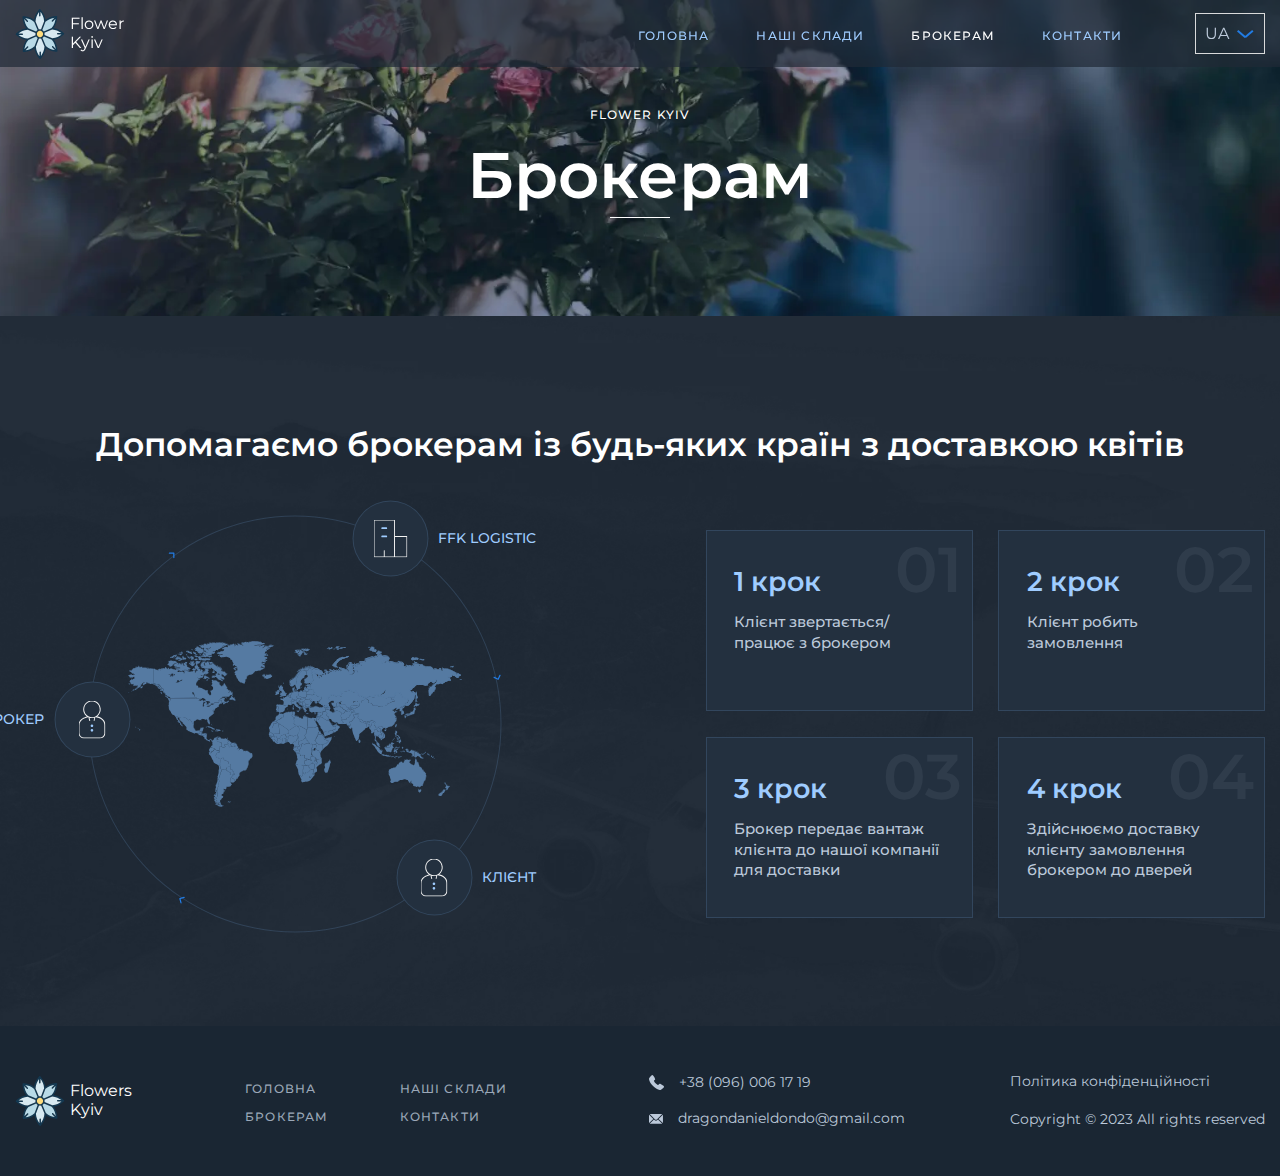
<file: broker.html>
<!DOCTYPE html>
<html lang="uk">

<head>
   <meta charset="UTF-8">
   <meta http-equiv="X-UA-Compatible" content="IE=edge">
   <meta name="viewport" content="width=device-width, initial-scale=1.0">
   <link rel="stylesheet" href="css/style.min.css">
   <link rel="shortcut icon" href="./img/flowers.png">
   <title id="99">Брокерам | Demo</title>
</head>

<body>
   <div class="wrapper">
      <header class="header">
         <div class="header__container">
            <a href="./index.html" class="header__logo">
               <img src="./img/logo.svg" alt="site logo">
               <span class="header__logo-text">
                  Flower Kyiv
               </span>
            </a>
            <div class="header__burger burger">
               <button type="button" class="burger__button button-burger" aria-label="menu burger button">
                  <span></span>
               </button>
               <nav class="burger__navigation">
                  <span class=" burger__slide"></span>
                  <span class=" burger__slide"></span>
                  <ul class="burger__list">
                     <li class="burger__item"><a id="1" href="./index.html" class="burger__link">Головна</a></li>
                     <li class="burger__item"><a id="2" href="./storage.html" class="burger__link">Наші склади</a></li>
                     <li class="burger__item"><a id="3" href="./broker.html"
                           class="burger__link _main-color">Брокерам</a></li>
                     <li class="burger__item"><a id="4" href="./contacts.html" class="burger__link">Контакти</a></li>
                  </ul>
               </nav>
            </div>
            <div data-da=".header__burger,767.98,1" data-language-box class="header__functional functional-header">
               <button data-language-btn type="button" class="functional-header__button">
                  <span data-language-default class="functional-header__text">UA</span>
                  <i class="functional-header__icon"></i>
               </button>
               <ul class="functional-header__items items-functional">
                  <li class="items-functional__item">
                     <span id="en-btn" data-language>EN</span>
                  </li>
                  <li class="items-functional__item">
                     <span id="pl-btn" data-language>PL</span>
                  </li>
                  <li class="items-functional__item">
                     <span id="ua-btn" data-language>UA</span>
                  </li>
               </ul>
            </div>
         </div>
      </header>
      <main class="broker">
         <section class="broker__hero hero-broker">
            <div class="hero-broker__container">
               <div class="hero-broker__titles-items">
                  <p class="hero-broker__suptitle">Flower Kyiv</p>
                  <h1 id="10" class="hero-broker__title">Брокерам</h1>
               </div>
            </div>
         </section>
         <section class="broker__description description-broker">
            <div class="description-broker__container">
               <h2 id="11" class="description-broker__title">
                  Допомагаємо брокерам із будь-яких країн з доставкою квітів
               </h2>
               <div class="description-broker__inner">
                  <div class="description-broker__circle circle-description-broker">
                     <picture class="circle-description-broker__picture">
                        <img src="./img/broker/broker-map.svg" alt="broker map">
                     </picture>
                     <div class="circle-description-broker__wrapper">
                        <div class="circle-description-broker__circle">
                           <div class="circle-description-broker__item">
                              <picture class="circle-description-broker__item-icon -f">
                                 <img src="./img/broker/broker-item-1.svg" alt="icon broker">
                              </picture>
                              <span id="12" class="circle-description-broker__name">Брокер</span>
                           </div>
                           <div class="circle-description-broker__item">
                              <picture class="circle-description-broker__item-icon -c">
                                 <img src="./img/broker/broker-item-2.svg" alt="icon broker">
                              </picture>
                              <span class="circle-description-broker__name">FFK logistic</span>
                           </div>
                           <div class="circle-description-broker__item">
                              <picture class="circle-description-broker__item-icon -l">
                                 <img src="./img/broker/broker-item-1.svg" alt="icon broker">
                              </picture>
                              <span id="13" class="circle-description-broker__name">Клієнт</span>
                           </div>
                           <i class="circle-description-broker__circle-icon -l">
                              <svg width="14" height="10">
                                 <use xlink:href="./img/sprite.svg#icon-arrow"></use>
                              </svg>
                           </i>
                           <i class="circle-description-broker__circle-icon -t">
                              <svg width="14" height="10">
                                 <use xlink:href="./img/sprite.svg#icon-arrow"></use>
                              </svg>
                           </i>
                           <i class="circle-description-broker__circle-icon -b">
                              <svg width="14" height="10">
                                 <use xlink:href="./img/sprite.svg#icon-arrow"></use>
                              </svg>
                           </i>
                        </div>
                     </div>
                  </div>
                  <div class="description-broker__items">
                     <div class="description-broker__item">
                        <b id="14" class="description-broker__step">1 крок</b>
                        <p id="18" class="description-broker__text">Клієнт звертається/працює з брокером</p>
                        <span class="description-broker__number">01</span>
                     </div>
                     <div class="description-broker__item">
                        <b id="15" class="description-broker__step">2 крок</b>
                        <p id="19" class="description-broker__text">Клієнт робить замовлення</p>
                        <span class="description-broker__number">02</span>
                     </div>
                     <div class="description-broker__item">
                        <b id="16" class="description-broker__step">3 крок</b>
                        <p id="20" class="description-broker__text">Брокер передає вантаж клієнта до нашої компанії для
                           доставки
                        </p>
                        <span class="description-broker__number">03</span>
                     </div>
                     <div class="description-broker__item">
                        <b id="17" class="description-broker__step">4 крок</b>
                        <p id="21" class="description-broker__text">Здійснюємо доставку клієнту замовлення брокером до
                           дверей
                        </p>
                        <span class="description-broker__number">04</span>
                     </div>
                  </div>
               </div>
            </div>
         </section>
      </main>
      <footer class="footer">
         <div class="footer__container">
            <div class="footer__inner">
               <a href="./index.html" class="footer__logo">
                  <img src="./img/logo.svg" alt="site logo">
                  <span class="footer__logo-text">
                     Flowers Kyiv
                  </span>
               </a>
               <ul class="footer__list list-footer">
                  <li class="list-footer__item">
                     <a id="5" href="./index.html" class="list-footer__link">Головна</a>
                  </li>
                  <li class="list-footer__item">
                     <a id="6" href="./storage.html" class="list-footer__link">Наші склади</a>
                  </li>
                  <li class="list-footer__item">
                     <a id="7" href="./broker.html" class="list-footer__link">Брокерам</a>
                  </li>
                  <li class="list-footer__item">
                     <a id="8" href="./contacts.html" class="list-footer__link">Контакти</a>
                  </li>
               </ul>
               <ul class="footer__list-social social-footer">
                  <li class="social-footer__item">
                     <a href="tel:+380960061719" class="social-footer__link">
                        <svg class="social-footer__icon" width="15" height="15">
                           <use xlink:href="./img/sprite.svg#icon-phone"></use>
                        </svg>
                        +38 (096) 006 17 19
                     </a>
                  </li>
                  <li class="social-footer__item">
                     <a href="mailto:dragondanieldondo@gmail.com" class="social-footer__link">
                        <svg class="social-footer__icon" width="14" height="10">
                           <use xlink:href="./img/sprite.svg#icon-envelope"></use>
                        </svg>
                        dragondanieldondo@gmail.com
                     </a>
                  </li>
               </ul>
               <div class="footer__info info-footer">
                  <a id="9" href="./error.html" class="info-footer__text _link">Політика конфіденційності</a>
                  <p class="info-footer__text">Copyright © 2023 All rights reserved</p>
               </div>
            </div>
         </div>
      </footer>
   </div>
   <script src="js/broker.js" async></script>
   <script src="js/script.js" async></script>
</body>

</html>
</file>
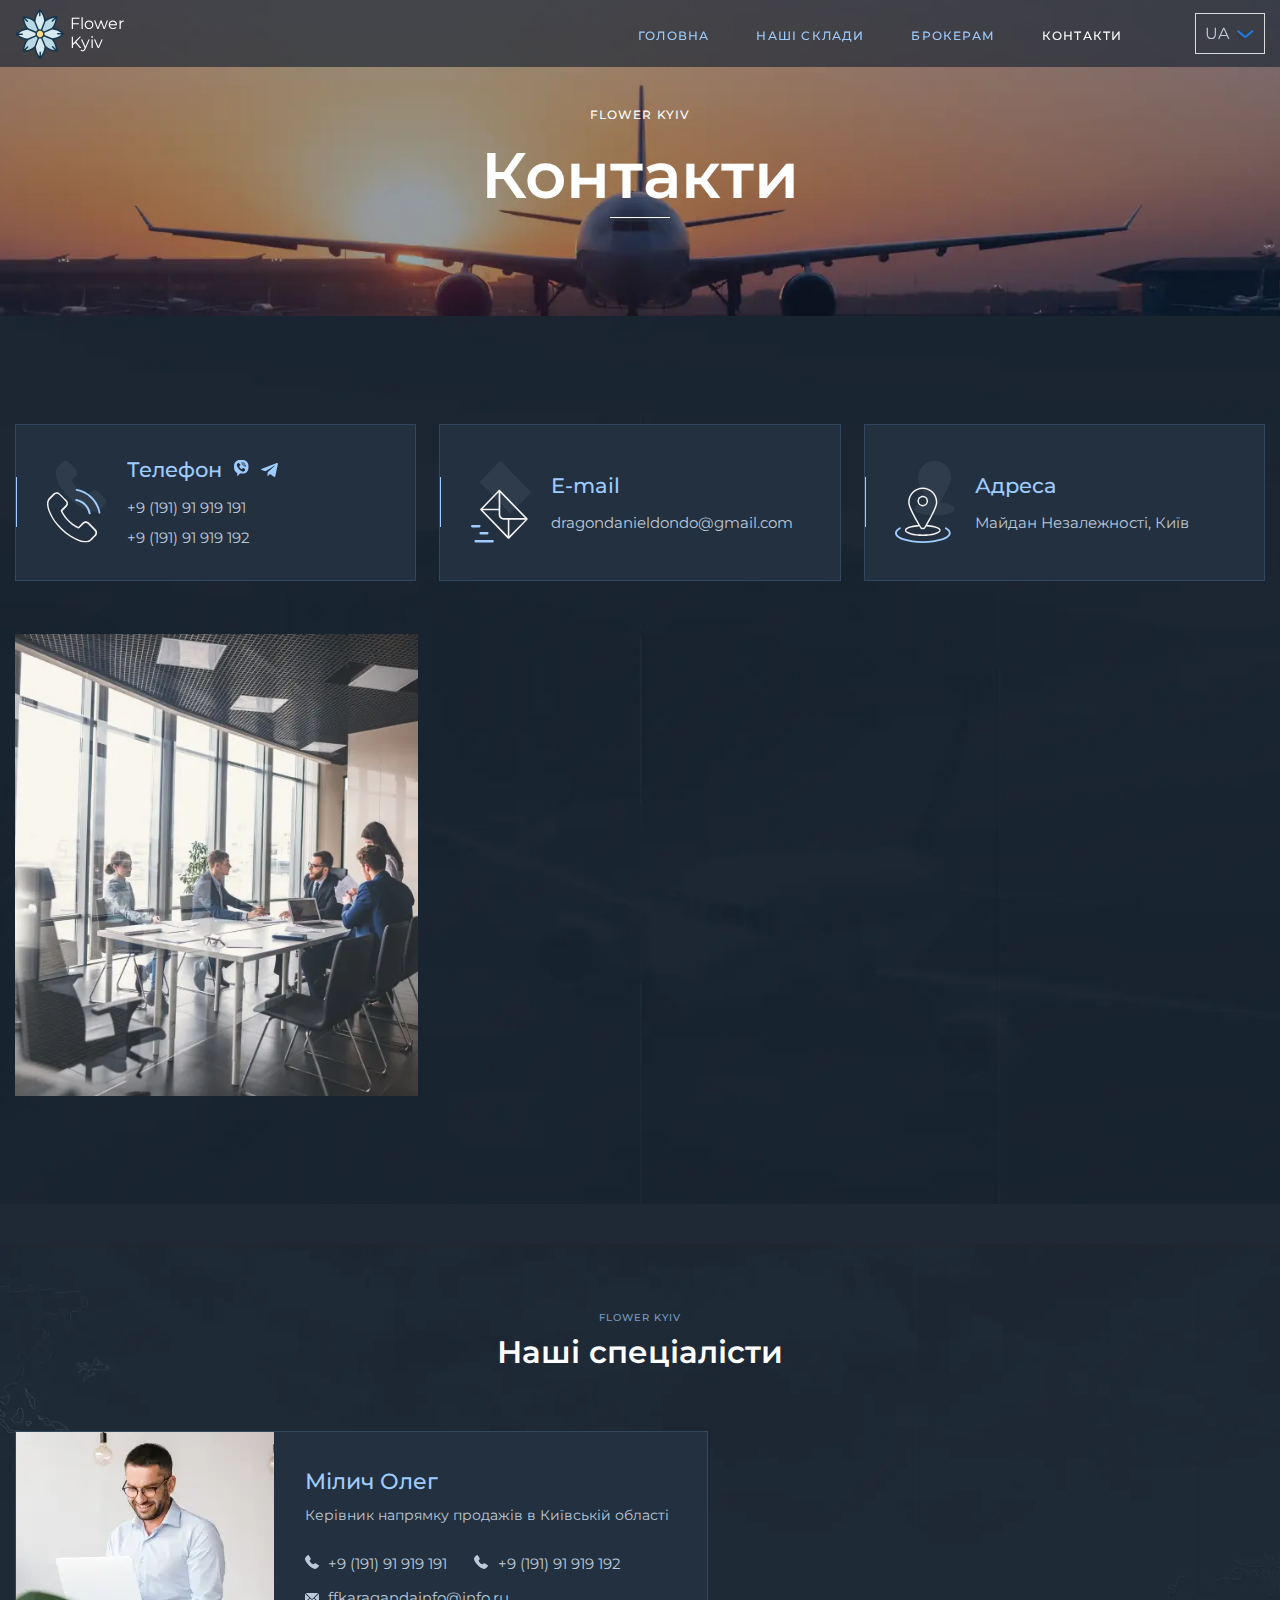
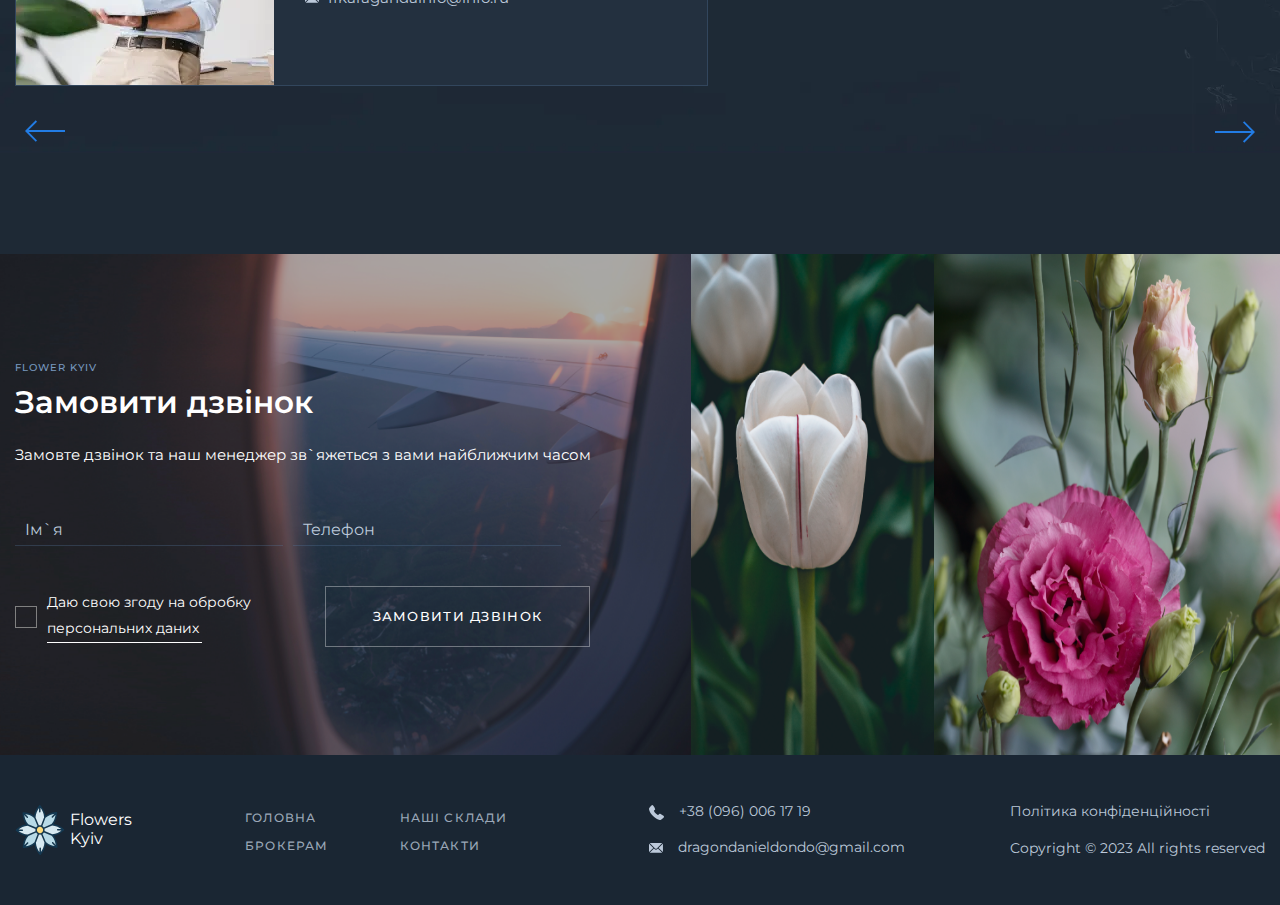
<file: contacts.html>
<!DOCTYPE html>
<html lang="uk">

<head>
   <meta charset="UTF-8">
   <meta http-equiv="X-UA-Compatible" content="IE=edge">
   <meta name="viewport" content="width=device-width, initial-scale=1.0">

   <link rel="stylesheet" href="https://cdn.jsdelivr.net/npm/swiper@9/swiper-bundle.min.css" />
   <link rel="stylesheet" href="css/style.min.css">
   <link rel="shortcut icon" href="./img/flowers.png">
   <title id="99">Контакти | Demo</title>
</head>

<body>
   <div class="wrapper">
      <header class="header">
         <div class="header__container">
            <a href="./index.html" class="header__logo">
               <img src="./img/logo.svg" alt="site logo">
               <span class="header__logo-text">
                  Flower Kyiv
               </span>
            </a>
            <div class="header__burger burger">
               <button type="button" class="burger__button button-burger" aria-label="menu burger button">
                  <span></span>
               </button>
               <nav class="burger__navigation">
                  <span class=" burger__slide"></span>
                  <span class=" burger__slide"></span>
                  <ul class="burger__list">
                     <li class="burger__item"><a id="1" href="./index.html" class="burger__link">Головна</a></li>
                     <li class="burger__item"><a id="2" href="./storage.html" class="burger__link">Наші склади</a></li>
                     <li class="burger__item"><a id="3" href="./broker.html" class="burger__link">Брокерам</a></li>
                     <li class="burger__item"><a id="4" href="./contacts.html"
                           class="burger__link _main-color">Контакти</a></li>
                  </ul>
               </nav>
            </div>
            <div data-da=".header__burger,767.98,1" data-language-box class="header__functional functional-header">
               <button data-language-btn type="button" class="functional-header__button">
                  <span data-language-default class="functional-header__text">UA</span>
                  <i class="functional-header__icon"></i>
               </button>
               <ul class="functional-header__items items-functional">
                  <li class="items-functional__item">
                     <span id="en-btn" data-language>EN</span>
                  </li>
                  <li class="items-functional__item">
                     <span id="pl-btn" data-language>PL</span>
                  </li>
                  <li class="items-functional__item">
                     <span id="ua-btn" data-language>UA</span>
                  </li>
               </ul>
            </div>
         </div>
      </header>
      <main class="page">
         <section class="page__hero-contacts contacts-hero">
            <div class="contacts-hero__container">
               <div class="contacts-hero__titles-items">
                  <p class="contacts-hero__suptitle">Flower Kyiv</p>
                  <h1 id="10" class="contacts-hero__title">Контакти</h1>
               </div>
            </div>
         </section>
         <div class="page__communication communication">
            <div class="communication__container">
               <div class="communication__items">
                  <div class="communication__item item-communication">
                     <picture class="item-communication__picture-item">
                        <img src="./img/contacts/contacts-1.svg" alt="picture contacts">
                     </picture>
                     <div class="item-communication__box">
                        <p class="item-communication__title">
                           <span id="11">Телефон</span>
                           <i class="item-communication__icon-title">
                              <svg width="15" height="17">
                                 <use xlink:href="./img/sprite.svg#icon-viber"></use>
                              </svg>
                           </i>
                           <i class="item-communication__icon-title">
                              <svg width="17" height="15">
                                 <use xlink:href="./img/sprite.svg#icon-telegram"></use>
                              </svg>
                           </i>
                        </p>
                        <a href="tel:+919191919191" class="item-communication__link">
                           +9 (191) 91 919 191
                        </a>
                        <a href="tel:+919191919191" class="item-communication__link">
                           +9 (191) 91 919 192
                        </a>
                     </div>
                  </div>
                  <div class="communication__item item-communication">
                     <picture class="item-communication__picture-item">
                        <img src="./img/contacts/contacts-2.svg" alt="picture contacts">
                     </picture>
                     <div class="item-communication__box">
                        <p class="item-communication__title">E-mail</p>
                        <a href="mailto:dragondanieldondo@gmail.com" class="item-communication__link"
                           class="">dragondanieldondo@gmail.com</a>
                     </div>
                  </div>
                  <div class="communication__item item-communication">
                     <picture class="item-communication__picture-item">
                        <img src="./img/contacts/contacts-3.svg" alt="picture contacts">
                     </picture>
                     <div class="item-communication__box">
                        <p id="12" class="item-communication__title">Адреса</p>
                        <a id="13" href="https://goo.gl/maps/Pm7Cez3w2oL6Bru56" target="_blank"
                           rel="noopener noreferrer" class="item-communication__link">
                           Майдан Незалежності, Київ
                        </a>
                     </div>
                  </div>
               </div>
               <div class="communication__content content-communication">
                  <picture class="content-communication__picture">
                     <source srcset="./img/contacts/contacts.webp 1x, ./img/contacts/contacts@2x.webp 2x"
                        type="image/webp">
                     <source srcset="./img/contacts/contacts.jpg 1x, ./img/contacts/contacts@2x.jpg 2x">
                     <img src="./img/contacts/contacts.jpg" alt="picture contacts" loading="lazy">
                  </picture>
                  <div class="content-communication__map">
                     <iframe
                        src="https://www.google.com/maps/embed?pb=!1m18!1m12!1m3!1d898.2039991318046!2d30.52382651673802!3d50.45032847199991!2m3!1f0!2f0!3f0!3m2!1i1024!2i768!4f13.1!3m3!1m2!1s0x40d4ce50ffa1b91f%3A0x42d5962fe7e791c!2z0JzQsNC50LTQsNC9INCd0LXQt9Cw0LvQtdC20L3QvtGB0YLQuA!5e0!3m2!1sru!2sua!4v1680020884366!5m2!1sru!2sua"
                        width="100%" height="100%" style="border:0;" allowfullscreen="" loading="lazy"></iframe>
                  </div>
               </div>
            </div>
         </div>
         <section class="page__teams teams">
            <div class="teams__container">
               <div class="teams__titles box-titles">
                  <p class="teams__suptitle box-titles__suptitle">
                     Flower Kyiv
                  </p>
                  <h2 id="14" class="teams__titel box-titles__title">
                     Наші спеціалісти
                  </h2>
               </div>
               <div class="teams__slider slider-teams swiper">
                  <div class="slider-teams__items swiper-wrapper">
                     <div class="slider-teams__item swiper-slide">
                        <div class="slider-teams__content-slide">
                           <picture class="slider-teams__picture">
                              <source
                                 srcset="./img/contacts/contacts__teams/contacts-teams-1.webp 1x, ./img/contacts/contacts__teams/contacts-teams-1@2x.webp 2x"
                                 type="image/webp">
                              <source
                                 srcset="./img/contacts/contacts__teams/contacts-teams-1.jpg 1x, ./img/contacts/contacts__teams/contacts-teams-1@2x.jpg 2x">
                              <img src="./img/contacts/contacts__teams/contacts-teams-1.jpg" alt="picture teams"
                                 loading="lazy">
                           </picture>
                           <div class="slider-teams__descripthen">
                              <h3 id="15" class="slider-teams__title">Мілич Олег</h3>
                              <p id="16" class="slider-teams__subtitle">Керівник напрямку продажів в Київській області
                              </p>
                              <div class="slider-teams__inner">
                                 <a href="tel:+919191919191" class="slider-teams__link">
                                    <i class="slider-teams__icon">
                                       <svg width="14" height="14">
                                          <use xlink:href="./img/sprite.svg#icon-phone"></use>
                                       </svg>
                                    </i>
                                    +9 (191) 91 919 191
                                 </a>
                                 <a href="tel:+919191919191" class="slider-teams__link">
                                    <i class="slider-teams__icon">
                                       <svg width="14" height="14">
                                          <use xlink:href="./img/sprite.svg#icon-phone"></use>
                                       </svg>
                                    </i>
                                    +9 (191) 91 919 192
                                 </a>
                              </div>
                              <a href="ffkaragandainfo@info.ru" class="slider-teams__link">
                                 <i class="slider-teams__icon">
                                    <svg width="14" height="10">
                                       <use xlink:href="./img/sprite.svg#icon-envelope"></use>
                                    </svg>
                                 </i>
                                 ffkaragandainfo@info.ru
                              </a>
                           </div>
                        </div>
                     </div>
                     <div class="slider-teams__item swiper-slide">
                        <div class="slider-teams__content-slide">
                           <picture class="slider-teams__picture">
                              <source
                                 srcset="./img/contacts/contacts__teams/contacts-teams-2.webp 1x, ./img/contacts/contacts__teams/contacts-teams-2@2x.webp 2x"
                                 type="image/webp">
                              <source
                                 srcset="./img/contacts/contacts__teams/contacts-teams-2.jpg 1x, ./img/contacts/contacts__teams/contacts-teams-2@2x.jpg 2x">
                              <img src="./img/contacts/contacts__teams/contacts-teams-2.jpg" alt="picture teams"
                                 loading="lazy">
                           </picture>
                           <div class="slider-teams__descripthen">
                              <h3 id="17" class="slider-teams__title">Силіна Марія</h3>
                              <p id="18" class="slider-teams__subtitle">Керівник напрямку продажів в Києві</p>
                              <div class="slider-teams__inner">
                                 <a href="tel:+919191919191" class="slider-teams__link">
                                    <i class="slider-teams__icon">
                                       <svg width="14" height="14">
                                          <use xlink:href="./img/sprite.svg#icon-phone"></use>
                                       </svg>
                                    </i>
                                    +9 (191) 91 919 191
                                 </a>
                              </div>
                              <a href="ffkaragandainfo@info.ru" class="slider-teams__link">
                                 <i class="slider-teams__icon">
                                    <svg width="14" height="10">
                                       <use xlink:href="./img/sprite.svg#icon-envelope"></use>
                                    </svg>
                                 </i>
                                 ffkaragandainfo@info.ru
                              </a>
                           </div>
                        </div>
                     </div>
                     <div class="slider-teams__item swiper-slide">
                        <div class="slider-teams__content-slide">
                           <picture class="slider-teams__picture">
                              <source
                                 srcset="./img/contacts/contacts__teams/contacts-teams-1.webp 1x, ./img/contacts/contacts__teams/contacts-teams-1@2x.webp 2x"
                                 type="image/webp">
                              <source
                                 srcset="./img/contacts/contacts__teams/contacts-teams-1.jpg 1x, ./img/contacts/contacts__teams/contacts-teams-1@2x.jpg 2x">
                              <img src="./img/contacts/contacts__teams/contacts-teams-1.jpg" alt="picture teams"
                                 loading="lazy">
                           </picture>
                           <div class="slider-teams__descripthen">
                              <h3 id="19" class="slider-teams__title">Мілич Олег</h3>
                              <p id="20" class="slider-teams__subtitle">Керівник напрямку продажів в Київській області
                              </p>
                              <div class="slider-teams__inner">
                                 <a href="tel:+919191919191" class="slider-teams__link">
                                    <i class="slider-teams__icon">
                                       <svg width="14" height="14">
                                          <use xlink:href="./img/sprite.svg#icon-phone"></use>
                                       </svg>
                                    </i>
                                    +9 (191) 91 919 191
                                 </a>
                                 <a href="tel:+919191919191" class="slider-teams__link">
                                    <i class="slider-teams__icon">
                                       <svg width="14" height="14">
                                          <use xlink:href="./img/sprite.svg#icon-phone"></use>
                                       </svg>
                                    </i>
                                    +9 (191) 91 919 192
                                 </a>
                              </div>
                              <a href="ffkaragandainfo@info.ru" class="slider-teams__link">
                                 <i class="slider-teams__icon">
                                    <svg width="14" height="10">
                                       <use xlink:href="./img/sprite.svg#icon-envelope"></use>
                                    </svg>
                                 </i>
                                 ffkaragandainfo@info.ru
                              </a>
                           </div>
                        </div>
                     </div>
                     <div class="slider-teams__item swiper-slide">
                        <div class="slider-teams__content-slide">
                           <picture class="slider-teams__picture">
                              <source
                                 srcset="./img/contacts/contacts__teams/contacts-teams-2.webp 1x, ./img/contacts/contacts__teams/contacts-teams-2@2x.webp 2x"
                                 type="image/webp">
                              <source
                                 srcset="./img/contacts/contacts__teams/contacts-teams-2.jpg 1x, ./img/contacts/contacts__teams/contacts-teams-2@2x.jpg 2x">
                              <img src="./img/contacts/contacts__teams/contacts-teams-2.jpg" alt="picture teams"
                                 loading="lazy">
                           </picture>
                           <div class="slider-teams__descripthen">
                              <h3 id="21" class="slider-teams__title">Силіна Марія</h3>
                              <p id="22" class="slider-teams__subtitle">Керівник напрямку продажів в Києві</p>
                              <div class="slider-teams__inner">
                                 <a href="tel:+919191919191" class="slider-teams__link">
                                    <i class="slider-teams__icon">
                                       <svg width="14" height="14">
                                          <use xlink:href="./img/sprite.svg#icon-phone"></use>
                                       </svg>
                                    </i>
                                    +9 (191) 91 919 191
                                 </a>
                              </div>
                              <a href="ffkaragandainfo@info.ru" class="slider-teams__link">
                                 <i class="slider-teams__icon">
                                    <svg width="14" height="10">
                                       <use xlink:href="./img/sprite.svg#icon-envelope"></use>
                                    </svg>
                                 </i>
                                 ffkaragandainfo@info.ru
                              </a>
                           </div>
                        </div>
                     </div>
                     <div class="slider-teams__item swiper-slide">
                        <div class="slider-teams__content-slide">
                           <picture class="slider-teams__picture">
                              <source
                                 srcset="./img/contacts/contacts__teams/contacts-teams-1.webp 1x, ./img/contacts/contacts__teams/contacts-teams-1@2x.webp 2x"
                                 type="image/webp">
                              <source
                                 srcset="./img/contacts/contacts__teams/contacts-teams-1.jpg 1x, ./img/contacts/contacts__teams/contacts-teams-1@2x.jpg 2x">
                              <img src="./img/contacts/contacts__teams/contacts-teams-1.jpg" alt="picture teams"
                                 loading="lazy">
                           </picture>
                           <div class="slider-teams__descripthen">
                              <h3 id="23" class="slider-teams__title">Мілич Олег</h3>
                              <p id="24" class="slider-teams__subtitle">Керівник напрямку продажів в Київській області
                              </p>
                              <div class="slider-teams__inner">
                                 <a href="tel:+919191919191" class="slider-teams__link">
                                    <i class="slider-teams__icon">
                                       <svg width="14" height="14">
                                          <use xlink:href="./img/sprite.svg#icon-phone"></use>
                                       </svg>
                                    </i>
                                    +9 (191) 91 919 191
                                 </a>
                                 <a href="tel:+919191919191" class="slider-teams__link">
                                    <i class="slider-teams__icon">
                                       <svg width="14" height="14">
                                          <use xlink:href="./img/sprite.svg#icon-phone"></use>
                                       </svg>
                                    </i>
                                    +9 (191) 91 919 192
                                 </a>
                              </div>
                              <a href="ffkaragandainfo@info.ru" class="slider-teams__link">
                                 <i class="slider-teams__icon">
                                    <svg width="14" height="10">
                                       <use xlink:href="./img/sprite.svg#icon-envelope"></use>
                                    </svg>
                                 </i>
                                 ffkaragandainfo@info.ru
                              </a>
                           </div>
                        </div>
                     </div>
                     <div class="slider-teams__item swiper-slide">
                        <div class="slider-teams__content-slide">
                           <picture class="slider-teams__picture">
                              <source
                                 srcset="./img/contacts/contacts__teams/contacts-teams-2.webp 1x, ./img/contacts/contacts__teams/contacts-teams-2@2x.webp 2x"
                                 type="image/webp">
                              <source
                                 srcset="./img/contacts/contacts__teams/contacts-teams-2.jpg 1x, ./img/contacts/contacts__teams/contacts-teams-2@2x.jpg 2x">
                              <img src="./img/contacts/contacts__teams/contacts-teams-2.jpg" alt="picture teams"
                                 loading="lazy">
                           </picture>
                           <div class="slider-teams__descripthen">
                              <h3 id="25" class="slider-teams__title">Силіна Марія</h3>
                              <p id="26" class="slider-teams__subtitle">Керівник напрямку продажів в Києві</p>
                              <div class="slider-teams__inner">
                                 <a href="tel:+919191919191" class="slider-teams__link">
                                    <i class="slider-teams__icon">
                                       <svg width="14" height="14">
                                          <use xlink:href="./img/sprite.svg#icon-phone"></use>
                                       </svg>
                                    </i>
                                    +9 (191) 91 919 191
                                 </a>
                              </div>
                              <a href="ffkaragandainfo@info.ru" class="slider-teams__link">
                                 <i class="slider-teams__icon">
                                    <svg width="14" height="10">
                                       <use xlink:href="./img/sprite.svg#icon-envelope"></use>
                                    </svg>
                                 </i>
                                 ffkaragandainfo@info.ru
                              </a>
                           </div>
                        </div>
                     </div>
                  </div>
                  <div class="slider-teams__button slider-teams__button-prev">
                     <i class="slider-teams__button-icon">
                        <svg>
                           <use xlink:href="./img/sprite.svg#icon-left"></use>
                        </svg>
                     </i>
                  </div>
                  <div class="slider-teams__button slider-teams__button-next">
                     <i class="slider-teams__button-icon">
                        <svg>
                           <use xlink:href="./img/sprite.svg#icon-left"></use>
                        </svg>
                     </i>
                  </div>
                  <div class="slider-teams__pagination swiper-pagination"></div>
               </div>
            </div>
         </section>
         <section class="page__contacts contacts">
            <div class="contacts__container">
               <div class="contacts__inner">
                  <div class="contacts__titles box-titles">
                     <p class="contacts__suptitle box-titles__suptitle">
                        Flower Kyiv
                     </p>
                     <h2 id="27" class="contacts__titel box-titles__title">
                        Замовити дзвінок
                     </h2>
                     <p id="28" class="contacts__subtitle">Замовте дзвінок та наш менеджер зв'яжеться з вами найближчим
                        часом
                     </p>
                  </div>
                  <form id="myForm" action="#" method="get" class="contacts__form form-contacts">
                     <div class="form-contacts__inner-top">
                        <div class="form-contacts__wrapper-input">
                           <input id="usermane" type="text" placeholder=" " name="usermane" class="form-contacts__name">
                           <label id="31" for="usermane" class="form-contacts__name-text">І'мя</label>
                        </div>
                        <div class="form-contacts__wrapper-input">
                           <input id="usertel" type="tel" placeholder=" " name="usertel" class="form-contacts__tel">
                           <label id="32" for="usertel" class="form-contacts__tel-text">Телефон</label>
                        </div>
                     </div>
                     <div class="form-contacts__inner-bottom">
                        <input id="userpolicy" type="checkbox" name="userpolicy" class="form-contacts__checkbox">
                        <label for="userpolicy" class="form-contacts__checkbox-text">
                           <span id="29">Даю свою згоду на обробку</span>
                           <a id="30" href="./error.html" class="form-contacts__link">персональних даних</a>
                        </label>

                        <button id="button-submit" type="submit" class="form-contacts__button-submit button-form">
                           Замовити дзвінок
                        </button>
                     </div>
                  </form>
               </div>
            </div>
         </section>
      </main>
      <footer class="footer">
         <div class="footer__container">
            <div class="footer__inner">
               <a href="./index.html" class="footer__logo">
                  <img src="./img/logo.svg" alt="site logo">
                  <span class="footer__logo-text">
                     Flowers Kyiv
                  </span>
               </a>
               <ul class="footer__list list-footer">
                  <li class="list-footer__item">
                     <a id="5" href="./index.html" class="list-footer__link">Головна</a>
                  </li>
                  <li class="list-footer__item">
                     <a id="6" href="./storage.html" class="list-footer__link">Наші склади</a>
                  </li>
                  <li class="list-footer__item">
                     <a id="7" href="./broker.html" class="list-footer__link">Брокерам</a>
                  </li>
                  <li class="list-footer__item">
                     <a id="8" href="./contacts.html" class="list-footer__link">Контакти</a>
                  </li>
               </ul>
               <ul class="footer__list-social social-footer">
                  <li class="social-footer__item">
                     <a href="tel:+380960061719" class="social-footer__link">
                        <svg class="social-footer__icon" width="15" height="15">
                           <use xlink:href="./img/sprite.svg#icon-phone"></use>
                        </svg>
                        +38 (096) 006 17 19
                     </a>
                  </li>
                  <li class="social-footer__item">
                     <a href="mailto:dragondanieldondo@gmail.com" class="social-footer__link">
                        <svg class="social-footer__icon" width="14" height="10">
                           <use xlink:href="./img/sprite.svg#icon-envelope"></use>
                        </svg>
                        dragondanieldondo@gmail.com
                     </a>
                  </li>
               </ul>
               <div class="footer__info info-footer">
                  <a id="9" href="./error.html" class="info-footer__text _link">Політика конфіденційності</a>
                  <p class="info-footer__text">Copyright © 2023 All rights reserved</p>
               </div>
            </div>
         </div>
      </footer>
   </div>
   <script src="https://cdn.jsdelivr.net/npm/swiper@9/swiper-bundle.min.js" async></script>
   <script src="js/slider.js" async></script>
   <script src="js/form.js" async></script>
   <script src="js/contacts.js" async></script>
   <script src="js/script.js" async></script>
</body>

</html>
</file>
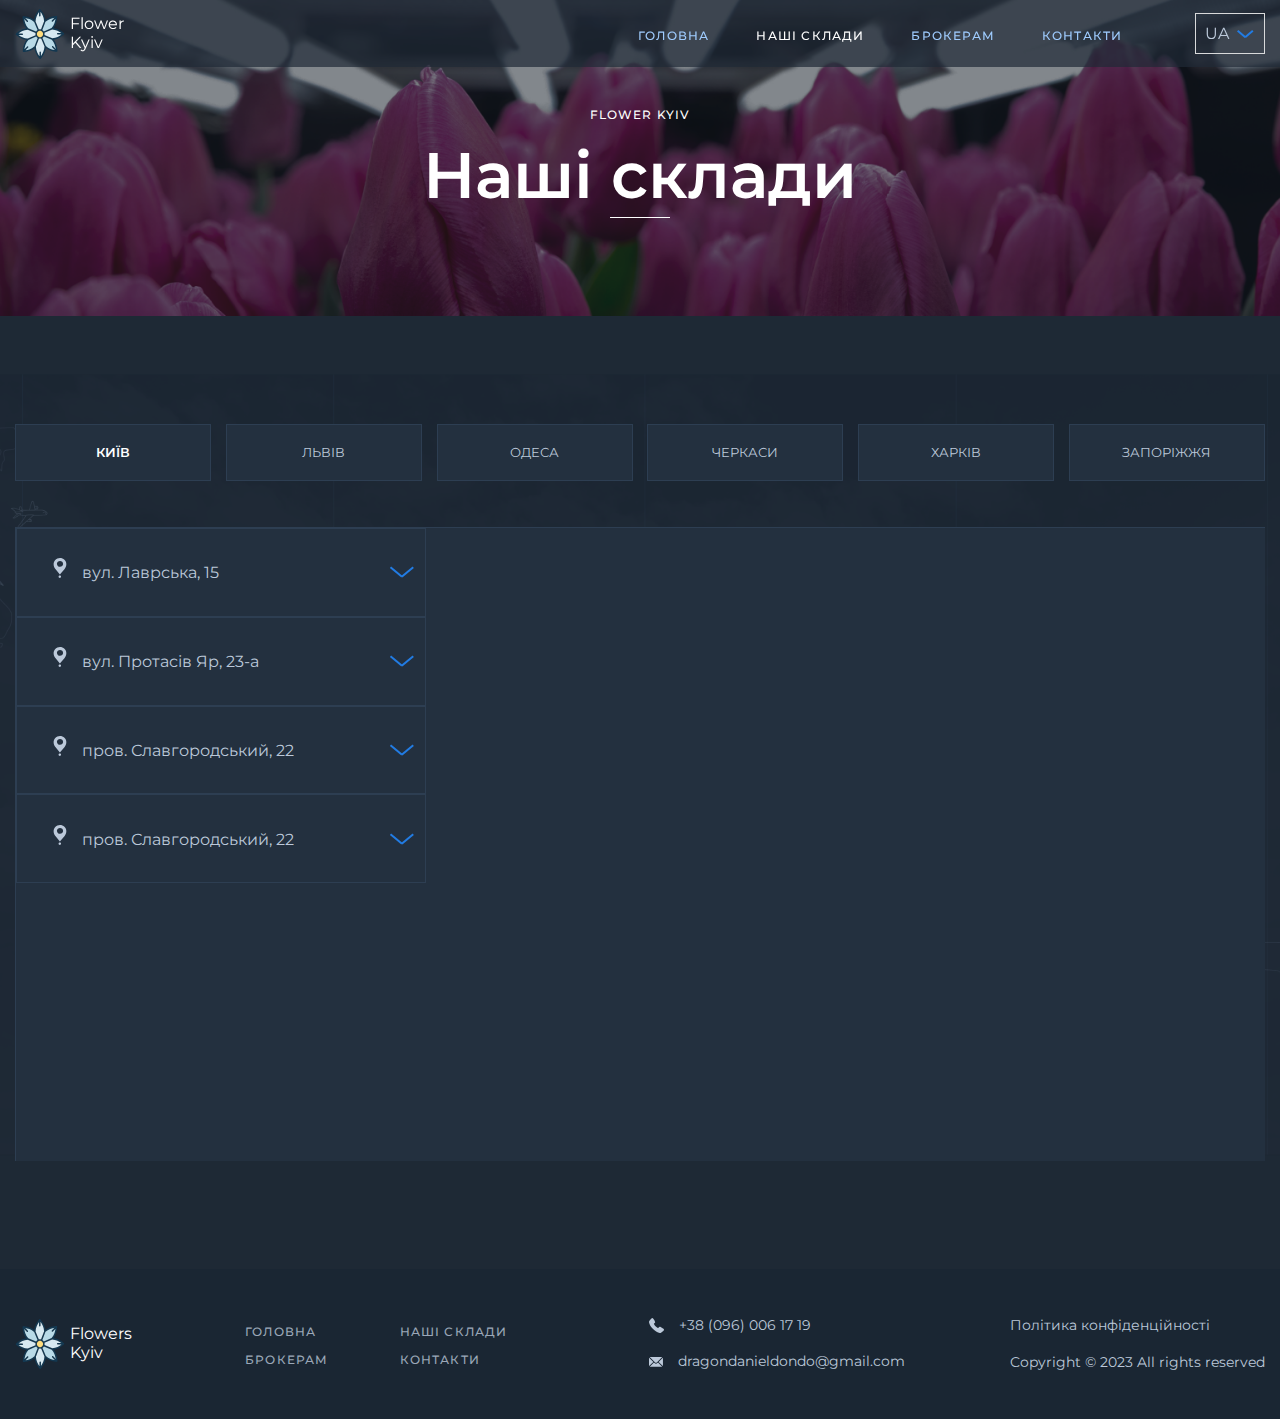
<file: storage.html>
<!DOCTYPE html>
<html lang="uk">

<head>
   <meta charset="UTF-8">
   <meta http-equiv="X-UA-Compatible" content="IE=edge">
   <meta name="viewport" content="width=device-width, initial-scale=1.0">

   <link rel="stylesheet" href="css/style.min.css">
   <link rel="shortcut icon" href="./img/flowers.png">
   <title id="99">Наші Cклади | Demo</title>
</head>

<body>
   <div class="wrapper">
      <header class="header">
         <div class="header__container">
            <a href="./index.html" class="header__logo">
               <img src="./img/logo.svg" alt="site logo">
               <span class="header__logo-text">
                  Flower Kyiv
               </span>
            </a>
            <div class="header__burger burger">
               <button type="button" class="burger__button button-burger" aria-label="menu burger button">
                  <span></span>
               </button>
               <nav class="burger__navigation">
                  <span class=" burger__slide"></span>
                  <span class=" burger__slide"></span>
                  <ul class="burger__list">
                     <li class="burger__item"><a id="1" href="./index.html" class="burger__link">Головна</a></li>
                     <li class="burger__item"><a id="2" href="./storage.html" class="burger__link _main-color">Наші
                           склади</a></li>
                     <li class="burger__item"><a id="3" href="./broker.html" class="burger__link">Брокерам</a></li>
                     <li class="burger__item"><a id="4" href="./contacts.html" class="burger__link">Контакти</a></li>
                  </ul>
               </nav>
            </div>
            <div data-da=".header__burger,767.98,1" data-language-box class="header__functional functional-header">
               <button data-language-btn type="button" class="functional-header__button">
                  <span data-language-default class="functional-header__text">UA</span>
                  <i class="functional-header__icon"></i>
               </button>
               <ul class="functional-header__items items-functional">
                  <li class="items-functional__item">
                     <span id="en-btn" data-language>EN</span>
                  </li>
                  <li class="items-functional__item">
                     <span id="pl-btn" data-language>PL</span>
                  </li>
                  <li class="items-functional__item">
                     <span id="ua-btn" data-language>UA</span>
                  </li>
               </ul>
            </div>
         </div>
      </header>
      <main class="storage">
         <section class="storage__hero hero-storage">
            <div class="hero-storage__container">
               <div class="hero-storage__titles-items">
                  <p class="hero-storage__suptitle">Flower Kyiv</p>
                  <h1 id="170" class="hero-storage__title">Наші cклади</h1>
               </div>
            </div>
         </section>
         <div class="storage__tabs tabs">
            <div class="tabs__container">
               <div class="tabs__storage">
                  <button id="10" data-tabsButton="1" type="button" class="tabs__button active">Київ</button>
                  <button id="11" data-tabsButton="2" type="button" class="tabs__button">Львів</button>
                  <button id="12" data-tabsButton="3" type="button" class="tabs__button">Одеса</button>
                  <button id="13" data-tabsButton="4" type="button" class="tabs__button">Черкаси</button>
                  <button id="14" data-tabsButton="5" type="button" class="tabs__button">Харків</button>
                  <button id="15" data-tabsButton="6" type="button" class="tabs__button">Запоріжжя</button>
               </div>
               <div class="tabs__items">
                  <div data-tabsContent="1" class="tabs__item active">
                     <div class="tabs__header header-tabs">
                        <div data-spollers data-one-spoller class="spollers">
                           <div class="spollers__item">
                              <button data-tabButton="11" type="button" data-spoller data-spoller-close data-one-spoller
                                 class="spollers__title">
                                 <i class="spollers__icon">
                                    <svg width="16" height="20">
                                       <use xlink:href="./img/sprite.svg#icon-mark-additional"></use>
                                    </svg>
                                 </i>
                                 <span id="16">вул. Лаврська, 15</span>
                              </button>
                              <div class="spollers__body body-spollers">
                                 <div class="body-spollers__inner">
                                    <p id="17" class="body-spollers__text">Режим роботи:</p>
                                    <p id="18" class="body-spollers__subtext">Пн-Пт - з 9:00 до 18:00</p>
                                    <p id="19" class="body-spollers__subtext">Сб-Нд - вихідний</p>
                                 </div>
                                 <div class="body-spollers__inner">
                                    <p id="20" class="body-spollers__text">Контакти:</p>
                                    <div class="body-spollers__wrapper">
                                       <a id="21" href="tel:+919191919191" class="body-spollers__link">
                                          +919191919191 - Олег
                                       </a>
                                       <a id="22" href="tel:+919191919191" class="body-spollers__link">
                                          +919191919191 - Леся
                                       </a>
                                    </div>
                                 </div>
                              </div>
                           </div>
                           <div class="spollers__item">
                              <button data-tabButton="12" type="button" data-spoller data-spoller-close data-one-spoller
                                 class="spollers__title">
                                 <i class="spollers__icon">
                                    <svg width="16" height="20">
                                       <use xlink:href="./img/sprite.svg#icon-mark-additional"></use>
                                    </svg>
                                 </i>
                                 <span id="23">вул. Протасів Яр, 23-a</span>
                              </button>
                              <div class="spollers__body body-spollers">
                                 <div class="body-spollers__inner">
                                    <p id="24" class="body-spollers__text">Режим роботи:</p>
                                    <p id="25" class="body-spollers__subtext">Пн-Пт - з 9:00 до 18:00</p>
                                    <p id="26" class="body-spollers__subtext">Сб-Нд - вихідний</p>
                                 </div>
                                 <div class="body-spollers__inner">
                                    <p id="27" class="body-spollers__text">Контакти:</p>
                                    <div class="body-spollers__wrapper">
                                       <a id="28" href="tel:+919191919191" class="body-spollers__link">
                                          +919191919191 - Олег
                                       </a>
                                       <a id="29" href="tel:+919191919191" class="body-spollers__link">
                                          +919191919191 - Леся
                                       </a>
                                    </div>
                                 </div>
                              </div>
                           </div>
                           <div class="spollers__item">
                              <button data-tabButton="13" type="button" data-spoller data-spoller-close data-one-spoller
                                 class="spollers__title">
                                 <i class="spollers__icon">
                                    <svg width="16" height="20">
                                       <use xlink:href="./img/sprite.svg#icon-mark-additional"></use>
                                    </svg>
                                 </i>
                                 <span id="30">пров. Славгородський, 22</span>
                              </button>
                              <div class="spollers__body body-spollers">
                                 <div class="body-spollers__inner">
                                    <p id="31" class="body-spollers__text">Режим роботи:</p>
                                    <p id="32" class="body-spollers__subtext">Пн-Пт - з 9:00 до 18:00</p>
                                    <p id="33" class="body-spollers__subtext">Сб-Нд - вихідний</p>
                                 </div>
                                 <div class="body-spollers__inner">
                                    <p id="34" class="body-spollers__text">Контакти:</p>
                                    <div class="body-spollers__wrapper">
                                       <a id="35" href="tel:+919191919191" class="body-spollers__link">
                                          +919191919191 - Олег
                                       </a>
                                       <a id="36" href="tel:+919191919191" class="body-spollers__link">
                                          +919191919191 - Леся
                                       </a>
                                    </div>
                                 </div>
                              </div>
                           </div>
                           <div class="spollers__item">
                              <button data-tabButton="14" type="button" data-spoller data-spoller-close data-one-spoller
                                 class="spollers__title">
                                 <i class="spollers__icon">
                                    <svg width="16" height="20">
                                       <use xlink:href="./img/sprite.svg#icon-mark-additional"></use>
                                    </svg>
                                 </i>
                                 <span id="37">вул. Нагірна, 16/18</span>
                              </button>
                              <div class="spollers__body body-spollers">
                                 <div class="body-spollers__inner">
                                    <p id="38" class="body-spollers__text">Режим роботи:</p>
                                    <p id="39" class="body-spollers__subtext">Пн-Пт - з 9:00 до 18:00</p>
                                    <p id="40" class="body-spollers__subtext">Сб-Нд - вихідний</p>
                                 </div>
                                 <div class="body-spollers__inner">
                                    <p id="41" class="body-spollers__text">Контакти:</p>
                                    <div class="body-spollers__wrapper">
                                       <a id="42" href="tel:+919191919191" class="body-spollers__link">
                                          +919191919191 - Олег
                                       </a>
                                       <a id="43" href="tel:+919191919191" class="body-spollers__link">
                                          +919191919191 - Леся
                                       </a>
                                    </div>
                                 </div>
                              </div>
                           </div>
                        </div>
                        <div class="tabs__content content-storage">
                           <div class="content-storage__map open content-storage__map_main">
                              <iframe
                                 src="https://www.google.com/maps/embed?pb=!1m18!1m12!1m3!1d115018.97812530443!2d30.536232895176457!3d50.430215281165566!2m3!1f0!2f0!3f0!3m2!1i1024!2i768!4f13.1!3m3!1m2!1s0x40d4cf4ee15a4505%3A0x764931d2170146fe!2z0JrQuNGX0LIsIDAyMDAw!5e0!3m2!1suk!2sua!4v1680168692641!5m2!1suk!2sua"
                                 width="100%" height="100%" style="border:0;" allowfullscreen="">
                              </iframe>
                           </div>
                           <div data-tabContent="11" class="content-storage__map">
                              <iframe
                                 src="https://www.google.com/maps/embed?pb=!1m18!1m12!1m3!1d20332.60996788092!2d30.554446611993722!3d50.43036636935059!2m3!1f0!2f0!3f0!3m2!1i1024!2i768!4f13.1!3m3!1m2!1s0x40d4cfa04a0c8e5b%3A0x3b40a2bcbca08807!2z0JrQuNGU0LLQvi3Qn9C10YfQtdGA0YHRjNC60LAg0LvQsNCy0YDQsA!5e0!3m2!1suk!2sua!4v1680168822592!5m2!1suk!2sua"
                                 width="100%" height="100%" style="border:0;" allowfullscreen="" loading="lazy">
                              </iframe>
                           </div>
                           <div data-tabContent="12" class="content-storage__map">
                              <iframe
                                 src="https://www.google.com/maps/embed?pb=!1m18!1m12!1m3!1d20337.094654071698!2d30.51058713018221!3d50.41992220064976!2m3!1f0!2f0!3f0!3m2!1i1024!2i768!4f13.1!3m3!1m2!1s0x40d4cedc1f2a9b17%3A0xac0e8c6181916e26!2z0J_RgNC-0YLQsNGB0ZbQsiDQr9GA!5e0!3m2!1suk!2sua!4v1680168889298!5m2!1suk!2sua"
                                 width="100%" height="100%" style="border:0;" allowfullscreen="" loading="lazy">
                              </iframe>
                           </div>
                           <div data-tabContent="13" class="content-storage__map">
                              <iframe
                                 src="https://www.google.com/maps/embed?pb=!1m18!1m12!1m3!1d4275.426180795624!2d30.666088271998003!3d50.41905048362312!2m3!1f0!2f0!3f0!3m2!1i1024!2i768!4f13.1!3m3!1m2!1s0x40d4c4e1b7b4f58d%3A0xf63f5ff7936b85fa!2z0JrQu9C10L3QvtCy0LAg0LTRltCx0YDQvtCy0LA!5e0!3m2!1suk!2sua!4v1680169007561!5m2!1suk!2sua"
                                 width="100%" height="100%" style="border:0;" allowfullscreen="" loading="lazy">
                              </iframe>
                           </div>
                           <div data-tabContent="14" class="content-storage__map">
                              <iframe
                                 src="https://www.google.com/maps/embed?pb=!1m18!1m12!1m3!1d6398.767821417141!2d30.484727929632708!3d50.47177683888915!2m3!1f0!2f0!3f0!3m2!1i1024!2i768!4f13.1!3m3!1m2!1s0x40d4cddf1da72429%3A0x4d4503ecb1e72ed1!2z0KXQtdC90LXRgdGWINCl0LDRg9GB!5e0!3m2!1suk!2sua!4v1680169074856!5m2!1suk!2sua"
                                 width="100%" height="100%" style="border:0;" allowfullscreen="" loading="lazy">
                              </iframe>
                           </div>
                        </div>
                     </div>
                  </div>
                  <div data-tabsContent="2" class="tabs__item">
                     <div class="tabs__header header-tabs">
                        <div data-spollers data-one-spoller class="spollers">
                           <div class="spollers__item">
                              <button data-tabButton="21" type="button" data-spoller data-spoller-close data-one-spoller
                                 class="spollers__title">
                                 <i class="spollers__icon">
                                    <svg width="16" height="20">
                                       <use xlink:href="./img/sprite.svg#icon-mark-additional"></use>
                                    </svg>
                                 </i>
                                 <span id="44">вул. Університетська, 1</span>
                              </button>
                              <div class="spollers__body body-spollers">
                                 <div class="body-spollers__inner">
                                    <p id="45" class="body-spollers__text">Режим роботи:</p>
                                    <p id="46" class="body-spollers__subtext">Пн-Пт - з 9:00 до 18:00</p>
                                    <p id="47" class="body-spollers__subtext">Сб-Нд - вихідний</p>
                                 </div>
                                 <div class="body-spollers__inner">
                                    <p id="48" class="body-spollers__text">Контакти:</p>
                                    <div class="body-spollers__wrapper">
                                       <a id="49" href="tel:+919191919191" class="body-spollers__link">
                                          +919191919191 - Олег
                                       </a>
                                       <a id="50" href="tel:+919191919191" class="body-spollers__link">
                                          +919191919191 - Леся
                                       </a>
                                    </div>
                                 </div>
                              </div>
                           </div>
                           <div class="spollers__item">
                              <button data-tabButton="22" type="button" data-spoller data-spoller-close data-one-spoller
                                 class="spollers__title">
                                 <i class="spollers__icon">
                                    <svg width="16" height="20">
                                       <use xlink:href="./img/sprite.svg#icon-mark-additional"></use>
                                    </svg>
                                 </i>
                                 <span id="51">вул. Тадеуша Костюшка, 11</span>
                              </button>
                              <div class="spollers__body body-spollers">
                                 <div class="body-spollers__inner">
                                    <p id="52" class="body-spollers__text">Режим роботи:</p>
                                    <p id="53" class="body-spollers__subtext">Пн-Пт - з 9:00 до 18:00</p>
                                    <p id="54" class="body-spollers__subtext">Сб-Нд - вихідний</p>
                                 </div>
                                 <div class="body-spollers__inner">
                                    <p id="55" class="body-spollers__text">Контакти:</p>
                                    <div class="body-spollers__wrapper">
                                       <a id="56" href="tel:+919191919191" class="body-spollers__link">
                                          +919191919191 - Олег
                                       </a>
                                       <a id="57" href="tel:+919191919191" class="body-spollers__link">
                                          +919191919191 - Леся
                                       </a>
                                    </div>
                                 </div>
                              </div>
                           </div>
                           <div class="spollers__item">
                              <button data-tabButton="23" type="button" data-spoller data-spoller-close data-one-spoller
                                 class="spollers__title">
                                 <i class="spollers__icon">
                                    <svg width="16" height="20">
                                       <use xlink:href="./img/sprite.svg#icon-mark-additional"></use>
                                    </svg>
                                 </i>
                                 <span id="58">вул. Модеста Менцинського, 8</span>
                              </button>
                              <div class="spollers__body body-spollers">
                                 <div class="body-spollers__inner">
                                    <p id="59" class="body-spollers__text">Режим роботи:</p>
                                    <p id="60" class="body-spollers__subtext">Пн-Пт - з 9:00 до 18:00</p>
                                    <p id="61" class="body-spollers__subtext">Сб-Нд - вихідний</p>
                                 </div>
                                 <div class="body-spollers__inner">
                                    <p id="62" class="body-spollers__text">Контакти:</p>
                                    <div class="body-spollers__wrapper">
                                       <a id="63" href="tel:+919191919191" class="body-spollers__link">
                                          +919191919191 - Олег
                                       </a>
                                       <a id="64" href="tel:+919191919191" class="body-spollers__link">
                                          +919191919191 - Леся
                                       </a>
                                    </div>
                                 </div>
                              </div>
                           </div>
                           <div class="spollers__item">
                              <button data-tabButton="24" type="button" data-spoller data-spoller-close data-one-spoller
                                 class="spollers__title">
                                 <i class="spollers__icon">
                                    <svg width="16" height="20">
                                       <use xlink:href="./img/sprite.svg#icon-mark-additional"></use>
                                    </svg>
                                 </i>
                                 <span id="65">площа Ринок, 1</span>
                              </button>
                              <div class="spollers__body body-spollers">
                                 <div class="body-spollers__inner">
                                    <p id="66" class="body-spollers__text">Режим роботи:</p>
                                    <p id="67" class="body-spollers__subtext">Пн-Пт - з 9:00 до 18:00</p>
                                    <p id="68" class="body-spollers__subtext">Сб-Нд - вихідний</p>
                                 </div>
                                 <div class="body-spollers__inner">
                                    <p id="69" class="body-spollers__text">Контакти:</p>
                                    <div class="body-spollers__wrapper">
                                       <a id="70" href="tel:+919191919191" class="body-spollers__link">
                                          +919191919191 - Олег
                                       </a>
                                       <a id="71" href="tel:+919191919191" class="body-spollers__link">
                                          +919191919191 - Леся
                                       </a>
                                    </div>
                                 </div>
                              </div>
                           </div>
                        </div>
                        <div class="tabs__content content-storage">
                           <div class="content-storage__map open content-storage__map_main">
                              <iframe
                                 src="https://www.google.com/maps/embed?pb=!1m18!1m12!1m3!1d82343.40480391457!2d24.025374769682177!3d49.83810943860924!2m3!1f0!2f0!3f0!3m2!1i1024!2i768!4f13.1!3m3!1m2!1s0x473add7c09109a57%3A0x4223c517012378e2!2z0JvRjNCy0ZbQsiwg0JvRjNCy0ZbQstGB0YzQutCwINC-0LHQu9Cw0YHRgtGMLCA3OTAwMA!5e0!3m2!1suk!2sua!4v1680167975523!5m2!1suk!2sua"
                                 width="100%" height="100%" style="border:0;" allowfullscreen="" loading="lazy">
                              </iframe>
                           </div>
                           <div data-tabContent="21" class="content-storage__map">
                              <iframe
                                 src="https://www.google.com/maps/embed?pb=!1m18!1m12!1m3!1d2163.749784705521!2d24.023724070745427!3d49.83970215878601!2m3!1f0!2f0!3f0!3m2!1i1024!2i768!4f13.1!3m3!1m2!1s0x473add717532cff9%3A0x1ea627f45b408179!2z0JvRjNCy0ZbQstGB0YzQutC40Lkg0L3QsNGG0ZbQvtC90LDQu9GM0L3QuNC5INGD0L3RltCy0LXRgNGB0LjRgtC10YIg0ZbQvNC10L3RliDQhtCy0LDQvdCwINCk0YDQsNC90LrQsA!5e0!3m2!1suk!2sua!4v1680168081255!5m2!1suk!2sua"
                                 width="100%" height="100%" style="border:0;" allowfullscreen="" loading="lazy">
                              </iframe>
                           </div>
                           <div data-tabContent="22" class="content-storage__map">
                              <iframe
                                 src="https://www.google.com/maps/embed?pb=!1m18!1m12!1m3!1d1081.841578434453!2d24.022690882285044!3d49.84119099331637!2m3!1f0!2f0!3f0!3m2!1i1024!2i768!4f13.1!3m3!1m2!1s0x473add717960dd85%3A0x5c5c475245070578!2z0JvRjNCy0ZbQstGB0YzQutC40Lkg0LTQtdGA0LbQsNCy0L3QuNC5INGD0L3RltCy0LXRgNGB0LjRgtC10YIg0YTRltC30LjRh9C90L7RlyDQutGD0LvRjNGC0YPRgNC4!5e0!3m2!1suk!2sua!4v1680168175661!5m2!1suk!2sua"
                                 width="100%" height="100%" style="border:0;" allowfullscreen="" loading="lazy">
                              </iframe>
                           </div>
                           <div data-tabContent="23" class="content-storage__map">
                              <iframe
                                 src="https://www.google.com/maps/embed?pb=!1m18!1m12!1m3!1d1286.4985961568868!2d24.02223358164864!3d49.84251027746915!2m3!1f0!2f0!3f0!3m2!1i1024!2i768!4f13.1!3m3!1m2!1s0x473add73c43eb343%3A0xc410c5ba8e617e92!2z0JvRjNCy0ZbQstGB0YzQutC40Lkg0ZbQvdGB0YLQuNGC0YPRgiDQtdC60L7QvdC-0LzRltC60Lgg0ZYg0YLRg9GA0LjQt9C80YM!5e0!3m2!1suk!2sua!4v1680168266025!5m2!1suk!2sua"
                                 width="100%" height="100%" style="border:0;" allowfullscreen="" loading="lazy">
                              </iframe>
                           </div>
                           <div data-tabContent="24" class="content-storage__map">
                              <iframe
                                 src="https://www.google.com/maps/embed?pb=!1m18!1m12!1m3!1d540.9174135035638!2d24.03178807907553!3d49.84149271782387!2m3!1f0!2f0!3f0!3m2!1i1024!2i768!4f13.1!3m3!1m2!1s0x473add6dae655555%3A0xa71a5e1b2bbc4d64!2z0JvRjNCy0ZbQstGB0YzQutCwINC80ZbRgdGM0LrQsCDRgNCw0LTQsA!5e0!3m2!1suk!2sua!4v1680168369672!5m2!1suk!2sua"
                                 width="100%" height="100%" style="border:0;" allowfullscreen="" loading="lazy">
                              </iframe>
                           </div>
                        </div>
                     </div>
                  </div>
                  <div data-tabsContent="3" class="tabs__item">
                     <div class="tabs__header header-tabs">
                        <div data-spollers data-one-spoller class="spollers">
                           <div class="spollers__item">
                              <button data-tabButton="31" type="button" data-spoller data-spoller-close data-one-spoller
                                 class="spollers__title">
                                 <i class="spollers__icon">
                                    <svg width="16" height="20">
                                       <use xlink:href="./img/sprite.svg#icon-mark-additional"></use>
                                    </svg>
                                 </i>
                                 <span id="72">вул. Літературна, 1а</span>
                              </button>
                              <div class="spollers__body body-spollers">
                                 <div class="body-spollers__inner">
                                    <p id="73" class="body-spollers__text">Режим роботи:</p>
                                    <p id="74" class="body-spollers__subtext">Пн-Пт - з 9:00 до 18:00</p>
                                    <p id="75" class="body-spollers__subtext">Сб-Нд - вихідний</p>
                                 </div>
                                 <div class="body-spollers__inner">
                                    <p id="76" class="body-spollers__text">Контакти:</p>
                                    <div class="body-spollers__wrapper">
                                       <a id="77" href="tel:+919191919191" class="body-spollers__link">
                                          +919191919191 - Олег
                                       </a>
                                       <a id="78" href="tel:+919191919191" class="body-spollers__link">
                                          +919191919191 - Леся
                                       </a>
                                    </div>
                                 </div>
                              </div>
                           </div>
                           <div class="spollers__item">
                              <button data-tabButton="32" type="button" data-spoller data-spoller-close data-one-spoller
                                 class="spollers__title">
                                 <i class="spollers__icon">
                                    <svg width="16" height="20">
                                       <use xlink:href="./img/sprite.svg#icon-mark-additional"></use>
                                    </svg>
                                 </i>
                                 <span id="79">просп. Небесної Сотні, 2</span>
                              </button>
                              <div class="spollers__body body-spollers">
                                 <div class="body-spollers__inner">
                                    <p id="80" class="body-spollers__text">Режим роботи:</p>
                                    <p id="81" class="body-spollers__subtext">Пн-Пт - з 9:00 до 18:00</p>
                                    <p id="82" class="body-spollers__subtext">Сб-Нд - вихідний</p>
                                 </div>
                                 <div class="body-spollers__inner">
                                    <p id="83" class="body-spollers__text">Контакти:</p>
                                    <div class="body-spollers__wrapper">
                                       <a id="84" href="tel:+919191919191" class="body-spollers__link">
                                          +919191919191 - Олег
                                       </a>
                                       <a id="85" href="tel:+919191919191" class="body-spollers__link">
                                          +919191919191 - Леся
                                       </a>
                                    </div>
                                 </div>
                              </div>
                           </div>
                           <div class="spollers__item">
                              <button data-tabButton="33" type="button" data-spoller data-spoller-close data-one-spoller
                                 class="spollers__title">
                                 <i class="spollers__icon">
                                    <svg width="16" height="20">
                                       <use xlink:href="./img/sprite.svg#icon-mark-additional"></use>
                                    </svg>
                                 </i>
                                 <span id="86">просп. Шевченка, 31</span>
                              </button>
                              <div class="spollers__body body-spollers">
                                 <div class="body-spollers__inner">
                                    <p id="87" class="body-spollers__text">Режим роботи:</p>
                                    <p id="88" class="body-spollers__subtext">Пн-Пт - з 9:00 до 18:00</p>
                                    <p id="89" class="body-spollers__subtext">Сб-Нд - вихідний</p>
                                 </div>
                                 <div class="body-spollers__inner">
                                    <p id="90" class="body-spollers__text">Контакти:</p>
                                    <div class="body-spollers__wrapper">
                                       <a id="91" href="tel:+919191919191" class="body-spollers__link">
                                          +919191919191 - Олег
                                       </a>
                                       <a id="92" href="tel:+919191919191" class="body-spollers__link">
                                          +919191919191 - Леся
                                       </a>
                                    </div>
                                 </div>
                              </div>
                           </div>
                           <div class="spollers__item">
                              <button data-tabButton="34" type="button" data-spoller data-spoller-close data-one-spoller
                                 class="spollers__title">
                                 <i class="spollers__icon">
                                    <svg width="16" height="20">
                                       <use xlink:href="./img/sprite.svg#icon-mark-additional"></use>
                                    </svg>
                                 </i>
                                 <span id="93">вул. Балківська, 33</span>
                              </button>
                              <div class="spollers__body body-spollers">
                                 <div class="body-spollers__inner">
                                    <p id="94" class="body-spollers__text">Режим роботи:</p>
                                    <p id="95" class="body-spollers__subtext">Пн-Пт - з 9:00 до 18:00</p>
                                    <p id="96" class="body-spollers__subtext">Сб-Нд - вихідний</p>
                                 </div>
                                 <div class="body-spollers__inner">
                                    <p id="97" class="body-spollers__text">Контакти:</p>
                                    <div class="body-spollers__wrapper">
                                       <a id="98" href="tel:+919191919191" class="body-spollers__link">
                                          +919191919191 - Олег
                                       </a>
                                       <a id="100" href="tel:+919191919191" class="body-spollers__link">
                                          +919191919191 - Леся
                                       </a>
                                    </div>
                                 </div>
                              </div>
                           </div>
                        </div>
                        <div class="tabs__content content-storage">
                           <div class="content-storage__map open content-storage__map_main">
                              <iframe
                                 src="https://www.google.com/maps/embed?pb=!1m18!1m12!1m3!1d175899.09055499863!2d30.57170512765737!3d46.46012300175919!2m3!1f0!2f0!3f0!3m2!1i1024!2i768!4f13.1!3m3!1m2!1s0x40c6318a0b864c43%3A0x129f8fe28cf2176c!2z0J7QtNC10YHQsCwg0J7QtNC10YHRjNC60LAg0L7QsdC70LDRgdGC0YwsIDY1MDAw!5e0!3m2!1suk!2sua!4v1680167061213!5m2!1suk!2sua"
                                 width="100%" height="100%" style="border:0;" allowfullscreen="" loading="lazy">
                              </iframe>
                           </div>
                           <div data-tabContent="31" class="content-storage__map">
                              <iframe
                                 src="https://www.google.com/maps/embed?pb=!1m18!1m12!1m3!1d6541.731290768951!2d30.74997743270377!3d46.41977728430157!2m3!1f0!2f0!3f0!3m2!1i1024!2i768!4f13.1!3m3!1m2!1s0x40c63478ae572471%3A0xa7d286f2b2dc10f9!2z0JHQtdC70YvQuSDQn9Cw0YDRg9GB!5e0!3m2!1suk!2sua!4v1680167294135!5m2!1suk!2sua"
                                 width="100%" height="100%" style="border:0;" allowfullscreen="" loading="lazy">
                              </iframe>
                           </div>
                           <div data-tabContent="32" class="content-storage__map">
                              <iframe
                                 src="https://www.google.com/maps/embed?pb=!1m18!1m12!1m3!1d6542.284541910507!2d30.713436297195113!3d46.41516584373475!2m3!1f0!2f0!3f0!3m2!1i1024!2i768!4f13.1!3m3!1m2!1s0x40c63313364ecf4b%3A0xa3174f31902d8231!2z0JzQsNC60ZYt0J_QsNC60ZY!5e0!3m2!1suk!2sua!4v1680167482715!5m2!1suk!2sua"
                                 width="100%" height="100%" style="border:0;" allowfullscreen=""
                                 loading="lazy"></iframe>
                           </div>
                           <div data-tabContent="33" class="content-storage__map">
                              <iframe
                                 src="https://www.google.com/maps/embed?pb=!1m18!1m12!1m3!1d3269.259269160891!2d30.75797369620325!3d46.446549135255076!2m3!1f0!2f0!3f0!3m2!1i1024!2i768!4f13.1!3m3!1m2!1s0x40c633ef70dde2d3%3A0xa5765a5b132ba730!2z0J_QsNC70LDRhiDRgdC_0L7RgNGC0YM!5e0!3m2!1suk!2sua!4v1680167619487!5m2!1suk!2sua"
                                 width="100%" height="100%" style="border:0;" allowfullscreen=""
                                 loading="lazy"></iframe>
                           </div>
                           <div data-tabContent="34" class="content-storage__map">
                              <iframe
                                 src="https://www.google.com/maps/embed?pb=!1m18!1m12!1m3!1d4620.004973020003!2d30.710869571041155!3d46.486898750987386!2m3!1f0!2f0!3f0!3m2!1i1024!2i768!4f13.1!3m3!1m2!1s0x40c631ef2aa71c9f%3A0x6681a571da176c5a!2z0J_RgNC40LzQvtGA0YHRjNC60LjQuSDRgNCw0LnQvtC90L3QuNC5INGB0YPQtCDQvC4g0J7QtNC10YHQuA!5e0!3m2!1suk!2sua!4v1680167788423!5m2!1suk!2sua"
                                 width="100%" height="100%" style="border:0;" allowfullscreen="" loading="lazy">
                              </iframe>
                           </div>
                        </div>
                     </div>
                  </div>
                  <div data-tabsContent="4" class="tabs__item">
                     <div class="tabs__header header-tabs">
                        <div data-spollers data-one-spoller class="spollers">
                           <div class="spollers__item">
                              <button data-tabButton="41" type="button" data-spoller data-spoller-close data-one-spoller
                                 class="spollers__title">
                                 <i class="spollers__icon">
                                    <svg width="16" height="20">
                                       <use xlink:href="./img/sprite.svg#icon-mark-additional"></use>
                                    </svg>
                                 </i> <span id="101">вул. Гагаріна, 13</span>
                              </button>
                              <div class="spollers__body body-spollers">
                                 <div class="body-spollers__inner">
                                    <p id="102" class="body-spollers__text">Режим роботи:</p>
                                    <p id="103" class="body-spollers__subtext">Пн-Пт - з 9:00 до 18:00</p>
                                    <p id="104" class="body-spollers__subtext">Сб-Нд - вихідний</p>
                                 </div>
                                 <div class="body-spollers__inner">
                                    <p id="105" class="body-spollers__text">Контакти:</p>
                                    <div class="body-spollers__wrapper">
                                       <a id="106" href="tel:+919191919191" class="body-spollers__link">
                                          +919191919191 - Олег
                                       </a>
                                       <a id="107" href="tel:+919191919191" class="body-spollers__link">
                                          +919191919191 - Леся
                                       </a>
                                    </div>
                                 </div>
                              </div>
                           </div>
                           <div class="spollers__item">
                              <button data-tabButton="42" type="button" data-spoller data-spoller-close data-one-spoller
                                 class="spollers__title">
                                 <i class="spollers__icon">
                                    <svg width="16" height="20">
                                       <use xlink:href="./img/sprite.svg#icon-mark-additional"></use>
                                    </svg>
                                 </i> <span id="108">вул. Смілянська, 132/3</span>
                              </button>
                              <div class="spollers__body body-spollers">
                                 <div class="body-spollers__inner">
                                    <p id="109" class="body-spollers__text">Режим роботи:</p>
                                    <p id="110" class="body-spollers__subtext">Пн-Пт - з 9:00 до 18:00</p>
                                    <p id="111" class="body-spollers__subtext">Сб-Нд - вихідний</p>
                                 </div>
                                 <div class="body-spollers__inner">
                                    <p id="112" class="body-spollers__text">Контакти:</p>
                                    <div class="body-spollers__wrapper">
                                       <a id="113" href="tel:+919191919191" class="body-spollers__link">
                                          +919191919191 - Олег
                                       </a>
                                       <a id="114" href="tel:+919191919191" class="body-spollers__link">
                                          +919191919191 - Леся
                                       </a>
                                    </div>
                                 </div>
                              </div>
                           </div>
                           <div class="spollers__item">
                              <button data-tabButton="43" type="button" data-spoller data-spoller-close data-one-spoller
                                 class="spollers__title">
                                 <i class="spollers__icon">
                                    <svg width="16" height="20">
                                       <use xlink:href="./img/sprite.svg#icon-mark-additional"></use>
                                    </svg>
                                 </i> <span id="115">бул. Шевченка, 1</span>
                              </button>
                              <div class="spollers__body body-spollers">
                                 <div class="body-spollers__inner">
                                    <p id="116" class="body-spollers__text">Режим роботи:</p>
                                    <p id="117" class="body-spollers__subtext">Пн-Пт - з 9:00 до 18:00</p>
                                    <p id="118" class="body-spollers__subtext">Сб-Нд - вихідний</p>
                                 </div>
                                 <div class="body-spollers__inner">
                                    <p id="119" class="body-spollers__text">Контакти:</p>
                                    <div class="body-spollers__wrapper">
                                       <a id="120" href="tel:+919191919191" class="body-spollers__link">
                                          +919191919191 - Олег
                                       </a>
                                       <a id="121" href="tel:+919191919191" class="body-spollers__link">
                                          +919191919191 - Леся
                                       </a>
                                    </div>
                                 </div>
                              </div>
                           </div>
                        </div>
                        <div class="tabs__content content-storage">
                           <div class="content-storage__map open content-storage__map_main">
                              <iframe
                                 src="https://www.google.com/maps/embed?pb=!1m14!1m8!1m3!1d83034.86705835357!2d32.0408187!3d49.4308465!3m2!1i1024!2i768!4f13.1!3m3!1m2!1s0x40d14b866064977f%3A0xf8dce723a9cbb5d8!2z0KfQtdGA0LrQsNGB0LgsINCn0LXRgNC60LDRgdGM0LrQsCDQvtCx0LvQsNGB0YLRjCwgMTgwMDA!5e0!3m2!1suk!2sua!4v1680166830155!5m2!1suk!2sua"
                                 width="100%" height="100%" style="border:0;" allowfullscreen=""
                                 loading="lazy"></iframe>
                           </div>
                           <div data-tabContent="41" class="content-storage__map">
                              <iframe
                                 src="https://www.google.com/maps/embed?pb=!1m18!1m12!1m3!1d2181.0452364294943!2d32.061197082034376!3d49.45211258387934!2m3!1f0!2f0!3f0!3m2!1i1024!2i768!4f13.1!3m3!1m2!1s0x40d14b0e922239b3%3A0xbc91acafcf5181c4!2z0J_QsNGA0LogItCc0L7Qu9C-0LTRltC20L3QuNC5Ig!5e0!3m2!1suk!2sua!4v1680116578757!5m2!1suk!2sua"
                                 width="100%" height="100%" style="border:0;" allowfullscreen="" loading="lazy">
                              </iframe>
                           </div>
                           <div data-tabContent="42" class="content-storage__map">
                              <iframe
                                 src="https://www.google.com/maps/embed?pb=!1m18!1m12!1m3!1d2595.6611976240038!2d32.02265826586817!3d49.415312469284686!2m3!1f0!2f0!3f0!3m2!1i1024!2i768!4f13.1!3m3!1m2!1s0x40d14bf7c06dc5f3%3A0x2f74a826ac1e37e5!2z0LLRg9C70LjRhtGPINCh0LzRltC70Y_QvdGB0YzQutCwLCAxMzIvMywg0KfQtdGA0LrQsNGB0LgsINCn0LXRgNC60LDRgdGM0LrQsCDQvtCx0LvQsNGB0YLRjCwgMTgwMDA!5e0!3m2!1suk!2sua!4v1680118963649!5m2!1suk!2sua"
                                 width="100%" height="100%" style="border:0;" allowfullscreen=""
                                 loading="lazy"></iframe>
                           </div>
                           <div data-tabContent="43" class="content-storage__map">
                              <iframe
                                 src="https://www.google.com/maps/embed?pb=!1m18!1m12!1m3!1d3667.4863704384916!2d32.028637537684546!3d49.45986122762674!2m3!1f0!2f0!3f0!3m2!1i1024!2i768!4f13.1!3m3!1m2!1s0x40d14b740cea8cd9%3A0x712475a9d78f736e!2z0J_QsNGA0Log0KHQvtGB0L3QvtCy0LjQuSDQsdGW0YA!5e0!3m2!1suk!2sua!4v1680117021797!5m2!1suk!2sua"
                                 width="100%" height="100%" style="border:0;" allowfullscreen="" loading="lazy">
                              </iframe>
                           </div>
                        </div>
                     </div>
                  </div>
                  <div data-tabsContent="5" class="tabs__item">
                     <div class="tabs__header header-tabs">
                        <div data-spollers data-one-spoller class="spollers">
                           <div class="spollers__item">
                              <button data-tabButton="51" type="button" data-spoller data-spoller-close data-one-spoller
                                 class="spollers__title">
                                 <i class="spollers__icon">
                                    <svg width="16" height="20">
                                       <use xlink:href="./img/sprite.svg#icon-mark-additional"></use>
                                    </svg>
                                 </i> <span id="122">вул. Озерна, 43a</span>
                              </button>
                              <div class="spollers__body body-spollers">
                                 <div class="body-spollers__inner">
                                    <p id="123" class="body-spollers__text">Режим роботи:</p>
                                    <p id="124" class="body-spollers__subtext">Пн-Пт - з 9:00 до 18:00</p>
                                    <p id="125" class="body-spollers__subtext">Сб-Нд - вихідний</p>
                                 </div>
                                 <div class="body-spollers__inner">
                                    <p id="126" class="body-spollers__text">Контакти:</p>
                                    <div class="body-spollers__wrapper">
                                       <a id="127" href="tel:+919191919191" class="body-spollers__link">
                                          +919191919191 - Олег
                                       </a>
                                       <a id="128" href="tel:+919191919191" class="body-spollers__link">
                                          +919191919191 - Леся
                                       </a>
                                    </div>
                                 </div>
                              </div>
                           </div>
                           <div class="spollers__item">
                              <button data-tabButton="52" type="button" data-spoller data-spoller-close data-one-spoller
                                 class="spollers__title">
                                 <i class="spollers__icon">
                                    <svg width="16" height="20">
                                       <use xlink:href="./img/sprite.svg#icon-mark-additional"></use>
                                    </svg>
                                 </i> <span id="129">вул. Гідропаркова, 23а</span>
                              </button>
                              <div class="spollers__body body-spollers">
                                 <div class="body-spollers__inner">
                                    <p id="130" class="body-spollers__text">Режим роботи:</p>
                                    <p id="131" class="body-spollers__subtext">Пн-Пт - з 9:00 до 18:00</p>
                                    <p id="132" class="body-spollers__subtext">Сб-Нд - вихідний</p>
                                 </div>
                                 <div class="body-spollers__inner">
                                    <p id="133" class="body-spollers__text">Контакти:</p>
                                    <div class="body-spollers__wrapper">
                                       <a id="134" href="tel:+919191919191" class="body-spollers__link">
                                          +919191919191 - Олег
                                       </a>
                                       <a id="135" href="tel:+919191919191" class="body-spollers__link">
                                          +919191919191 - Леся
                                       </a>
                                    </div>
                                 </div>
                              </div>
                           </div>
                           <div class="spollers__item">
                              <button data-tabButton="53" type="button" data-spoller data-spoller-close data-one-spoller
                                 class="spollers__title">
                                 <i class="spollers__icon">
                                    <svg width="16" height="20">
                                       <use xlink:href="./img/sprite.svg#icon-mark-additional"></use>
                                    </svg>
                                 </i> <span id="136">вул. Сумська, 35</span>
                              </button>
                              <div class="spollers__body body-spollers">
                                 <div class="body-spollers__inner">
                                    <p id="137" class="body-spollers__text">Режим роботи:</p>
                                    <p id="138" class="body-spollers__subtext">Пн-Пт - з 9:00 до 18:00</p>
                                    <p id="139" class="body-spollers__subtext">Сб-Нд - вихідний</p>
                                 </div>
                                 <div class="body-spollers__inner">
                                    <p id="140" class="body-spollers__text">Контакти:</p>
                                    <div class="body-spollers__wrapper">
                                       <a id="141" href="tel:+919191919191" class="body-spollers__link">
                                          +919191919191 - Олег
                                       </a>
                                       <a id="142" href="tel:+919191919191" class="body-spollers__link">
                                          +919191919191 - Леся
                                       </a>
                                    </div>
                                 </div>
                              </div>
                           </div>
                           <div class="spollers__item">
                              <button data-tabButton="54" type="button" data-spoller data-spoller-close data-one-spoller
                                 class="spollers__title">
                                 <i class="spollers__icon">
                                    <svg width="16" height="20">
                                       <use xlink:href="./img/sprite.svg#icon-mark-additional"></use>
                                    </svg>
                                 </i> <span id="143">вул. Альпійська, 4</span>
                              </button>
                              <div class="spollers__body body-spollers">
                                 <div class="body-spollers__inner">
                                    <p id="144" class="body-spollers__text">Режим роботи:</p>
                                    <p id="145" class="body-spollers__subtext">Пн-Пт - з 9:00 до 18:00</p>
                                    <p id="146" class="body-spollers__subtext">Сб-Нд - вихідний</p>
                                 </div>
                                 <div class="body-spollers__inner">
                                    <p id="147" class="body-spollers__text">Контакти:</p>
                                    <div class="body-spollers__wrapper">
                                       <a id="148" href="tel:+919191919191" class="body-spollers__link">
                                          +919191919191 - Олег
                                       </a>
                                       <a id="149" href="tel:+919191919191" class="body-spollers__link">
                                          +919191919191 - Леся
                                       </a>
                                    </div>
                                 </div>
                              </div>
                           </div>
                        </div>
                        <div class="tabs__content content-storage">
                           <div class="content-storage__map open content-storage__map_main">
                              <iframe
                                 src="https://www.google.com/maps/embed?pb=!1m18!1m12!1m3!1d164152.7688212081!2d36.1457427302536!3d49.994727744445115!2m3!1f0!2f0!3f0!3m2!1i1024!2i768!4f13.1!3m3!1m2!1s0x4127a09f63ab0f8b%3A0x2d4c18681aa4be0a!2z0KXQsNGA0LrRltCyLCDQpdCw0YDQutGW0LLRgdGM0LrQsCDQvtCx0LvQsNGB0YLRjA!5e0!3m2!1suk!2sua!4v1680166768627!5m2!1suk!2sua"
                                 width="100%" height="100%" style="border:0;" allowfullscreen=""
                                 loading="lazy"></iframe>
                           </div>
                           <div data-tabContent="51" class="content-storage__map">
                              <iframe
                                 src="https://www.google.com/maps/embed?pb=!1m18!1m12!1m3!1d8638.659698926238!2d36.21479024082128!3d49.93092029608839!2m3!1f0!2f0!3f0!3m2!1i1024!2i768!4f13.1!3m3!1m2!1s0x4127750c5a402ddb%3A0xf31a67fa1c6fcba8!2z0J_Qu9GP0LYg0J7RgdC90L7QstCw!5e0!3m2!1suk!2sua!4v1680165023463!5m2!1suk!2sua"
                                 width="100%" height="100%" style="border:0;" allowfullscreen="" loading="lazy">
                              </iframe>
                           </div>
                           <div data-tabContent="52" class="content-storage__map">
                              <iframe
                                 src="https://www.google.com/maps/embed?pb=!1m18!1m12!1m3!1d3625.7860304026785!2d36.291450432590835!3d50.01476846205251!2m3!1f0!2f0!3f0!3m2!1i1024!2i768!4f13.1!3m3!1m2!1s0x4127a7494862e08d%3A0xd9f10bd9ba475652!2z0KHQsNGE0LDRgNGW!5e0!3m2!1suk!2sua!4v1680164889169!5m2!1suk!2sua"
                                 width="100%" height="100%" style="border:0;" allowfullscreen="" loading="lazy">
                              </iframe>
                           </div>
                           <div data-tabContent="53" class="content-storage__map">
                              <iframe
                                 src="https://www.google.com/maps/embed?pb=!1m18!1m12!1m3!1d5128.996091932773!2d36.22346219748049!3d50.002019607380795!2m3!1f0!2f0!3f0!3m2!1i1024!2i768!4f13.1!3m3!1m2!1s0x4127a0e16bcebc33%3A0xa658c9d2ac7eb1f3!2z0KXQsNGA0LrRltCy0YHRjNC60LjQuSDQt9C-0L7Qu9C-0LPRltGH0L3QuNC5INC_0LDRgNC6!5e0!3m2!1suk!2sua!4v1680164682031!5m2!1suk!2sua"
                                 width="100%" height="100%" style="border:0;" allowfullscreen="" loading="lazy">
                              </iframe>
                           </div>
                           <div data-tabContent="54" class="content-storage__map">
                              <iframe
                                 src="https://www.google.com/maps/embed?pb=!1m18!1m12!1m3!1d8614.947341946394!2d36.27584324012179!3d50.063082401098164!2m3!1f0!2f0!3f0!3m2!1i1024!2i768!4f13.1!3m3!1m2!1s0x4127a65ebfca3bab%3A0xb059265f76914024!2z0KXQsNGA0LrRltCy0YHRjNC60LAg0KjQstC10LnRhtCw0YDRltGP!5e0!3m2!1suk!2sua!4v1680165216927!5m2!1suk!2sua"
                                 width="100%" height="100%" style="border:0;" allowfullscreen="" loading="lazy">
                              </iframe>
                           </div>
                        </div>
                     </div>
                  </div>
                  <div data-tabsContent="6" class="tabs__item">
                     <div class="tabs__header header-tabs">
                        <div data-spollers data-one-spoller class="spollers">
                           <div class="spollers__item">
                              <button data-tabButton="61" type="button" data-spoller data-spoller-close data-one-spoller
                                 class="spollers__title">
                                 <i class="spollers__icon">
                                    <svg width="16" height="20">
                                       <use xlink:href="./img/sprite.svg#icon-mark-additional"></use>
                                    </svg>
                                 </i><span id="150">вул. Наукове Містечко, 35</span>
                              </button>
                              <div class="spollers__body body-spollers">
                                 <div class="body-spollers__inner">
                                    <p id="151" class="body-spollers__text">Режим роботи:</p>
                                    <p id="152" class="body-spollers__subtext">Пн-Пт - з 9:00 до 18:00</p>
                                    <p id="153" class="body-spollers__subtext">Сб-Нд - вихідний</p>
                                 </div>
                                 <div class="body-spollers__inner">
                                    <p id="154" class="body-spollers__text">Контакти:</p>
                                    <div class="body-spollers__wrapper">
                                       <a id="155" href="tel:+919191919191" class="body-spollers__link">
                                          +919191919191 - Олег
                                       </a>
                                       <a id="156" href="tel:+919191919191" class="body-spollers__link">
                                          +919191919191 - Леся
                                       </a>
                                    </div>
                                 </div>
                              </div>
                           </div>
                           <div class="spollers__item">
                              <button data-tabButton="62" type="button" data-spoller data-spoller-close data-one-spoller
                                 class="spollers__title">
                                 <i class="spollers__icon">
                                    <svg width="16" height="20">
                                       <use xlink:href="./img/sprite.svg#icon-mark-additional"></use>
                                    </svg>
                                 </i> <span id="157">вул. Виборзька вулиця, 8</span>
                              </button>
                              <div class="spollers__body body-spollers">
                                 <div class="body-spollers__inner">
                                    <p id="158" class="body-spollers__text">Режим роботи:</p>
                                    <p id="159" class="body-spollers__subtext">Пн-Пт - з 9:00 до 18:00</p>
                                    <p id="160" class="body-spollers__subtext">Сб-Нд - вихідний</p>
                                 </div>
                                 <div class="body-spollers__inner">
                                    <p id="161" class="body-spollers__text">Контакти:</p>
                                    <div class="body-spollers__wrapper">
                                       <a id="162" href="tel:+919191919191" class="body-spollers__link">
                                          +919191919191 - Олег
                                       </a>
                                       <a id="163" href="tel:+919191919191" class="body-spollers__link">
                                          +919191919191 - Леся
                                       </a>
                                    </div>
                                 </div>
                              </div>
                           </div>
                           <div class="spollers__item">
                              <button data-tabButton="63" type="button" data-spoller data-spoller-close data-one-spoller
                                 class="spollers__title">
                                 <i class="spollers__icon">
                                    <svg width="16" height="20">
                                       <use xlink:href="./img/sprite.svg#icon-mark-additional"></use>
                                    </svg>
                                 </i>
                                 <p id="164">просп. Соборний, 206</p>
                              </button>
                              <div class="spollers__body body-spollers">
                                 <div class="body-spollers__inner">
                                    <p id="165" class="body-spollers__text">Режим роботи:</p>
                                    <p id="166" class="body-spollers__subtext">Пн-Пт - з 9:00 до 18:00</p>
                                    <p id="167" class="body-spollers__subtext">Сб-Нд - вихідний</p>
                                 </div>
                                 <div class="body-spollers__inner">
                                    <p id="168" class="body-spollers__text">Контакти:</p>
                                    <div class="body-spollers__wrapper">
                                       <a id="169" href="tel:+919191919191" class="body-spollers__link">
                                          +919191919191 - Олег
                                       </a>
                                       <a id="170" href="tel:+919191919191" class="body-spollers__link">
                                          +919191919191 - Леся
                                       </a>
                                    </div>
                                 </div>
                              </div>
                           </div>
                        </div>
                        <div class="tabs__content content-storage">
                           <div class="content-storage__map open content-storage__map_main">
                              <iframe
                                 src="https://www.google.com/maps/embed?pb=!1m18!1m12!1m3!1d85695.7446069565!2d35.09380003477377!3d47.83974797142889!2m3!1f0!2f0!3f0!3m2!1i1024!2i768!4f13.1!3m3!1m2!1s0x40dc673dfa85bb03%3A0x7e675cd9074d3f4a!2z0JfQsNC_0L7RgNGW0LbQttGPLCDQl9Cw0L_QvtGA0ZbQt9GM0LrQsCDQvtCx0LvQsNGB0YLRjCwgNjkwMDA!5e0!3m2!1suk!2sua!4v1680165330398!5m2!1suk!2sua"
                                 width="100%" height="100%" style="border:0;" allowfullscreen=""
                                 loading="lazy"></iframe>
                           </div>
                           <div data-tabContent="61" class="content-storage__map">
                              <iframe
                                 src="https://www.google.com/maps/embed?pb=!1m18!1m12!1m3!1d3183.954420237259!2d35.11842908796165!3d47.851683615440194!2m3!1f0!2f0!3f0!3m2!1i1024!2i768!4f13.1!3m3!1m2!1s0x40dc6728689bb9f7%3A0x6ce2bfc843230e14!2z0JfQsNC_0L7RgNGW0LfRjNC60LjQuSDQvtCx0LvQsNGB0L3QuNC5INGG0LXQvdGC0YAg0LfQsNC50L3Rj9GC0L7RgdGC0ZY!5e0!3m2!1suk!2sua!4v1680165883501!5m2!1suk!2sua"
                                 width="100%" height="100%" style="border:0;" allowfullscreen="" loading="lazy">
                              </iframe>
                           </div>
                           <div data-tabContent="62" class="content-storage__map">
                              <iframe
                                 src="https://www.google.com/maps/embed?pb=!1m18!1m12!1m3!1d5352.254450598325!2d35.12489748330285!3d47.875863979285306!2m3!1f0!2f0!3f0!3m2!1i1024!2i768!4f13.1!3m3!1m2!1s0x40dc66f04287201b%3A0x82ce9790b6b259f6!2z0JzRg9C30LXQuSDRgtC10YXQvWnQutC4IMKr0KTQsNC10YLQvtC9wrs!5e0!3m2!1suk!2sua!4v1680166405817!5m2!1suk!2sua"
                                 width="100%" height="100%" style="border:0;" allowfullscreen=""
                                 loading="lazy"></iframe>
                           </div>
                           <div data-tabContent="63" class="content-storage__map">
                              <iframe
                                 src="https://www.google.com/maps/embed?pb=!1m18!1m12!1m3!1d2251.413743545306!2d35.11683991262595!3d47.85126941742091!2m3!1f0!2f0!3f0!3m2!1i1024!2i768!4f13.1!3m3!1m2!1s0x40dc67284baa084b%3A0xd9d21ff83ec98cc4!2z0JfQsNC_0L7RgNGW0LfRjNC60LAg0LzRltGB0YzQutCwINGA0LDQtNCw!5e0!3m2!1suk!2sua!4v1680166479049!5m2!1suk!2sua"
                                 width="100%" height="100%" style="border:0;" allowfullscreen=""
                                 loading="lazy"></iframe>
                           </div>
                        </div>
                     </div>
                  </div>
               </div>
            </div>
      </main>
      <footer class="footer">
         <div class="footer__container">
            <div class="footer__inner">
               <a href="./index.html" class="footer__logo">
                  <img src="./img/logo.svg" alt="site logo">
                  <span class="footer__logo-text">
                     Flowers Kyiv
                  </span>
               </a>
               <ul class="footer__list list-footer">
                  <li class="list-footer__item">
                     <a id="5" href="./index.html" class="list-footer__link">Головна</a>
                  </li>
                  <li class="list-footer__item">
                     <a id="6" href="./storage.html" class="list-footer__link">Наші склади</a>
                  </li>
                  <li class="list-footer__item">
                     <a id="7" href="./broker.html" class="list-footer__link">Брокерам</a>
                  </li>
                  <li class="list-footer__item">
                     <a id="8" href="./contacts.html" class="list-footer__link">Контакти</a>
                  </li>
               </ul>
               <ul class="footer__list-social social-footer">
                  <li class="social-footer__item">
                     <a href="tel:+380960061719" class="social-footer__link">
                        <svg class="social-footer__icon" width="15" height="15">
                           <use xlink:href="./img/sprite.svg#icon-phone"></use>
                        </svg>
                        +38 (096) 006 17 19
                     </a>
                  </li>
                  <li class="social-footer__item">
                     <a href="mailto:dragondanieldondo@gmail.com" class="social-footer__link">
                        <svg class="social-footer__icon" width="14" height="10">
                           <use xlink:href="./img/sprite.svg#icon-envelope"></use>
                        </svg>
                        dragondanieldondo@gmail.com
                     </a>
                  </li>
               </ul>
               <div class="footer__info info-footer">
                  <a id="9" href="./error.html" class="info-footer__text _link">Політика конфіденційності</a>
                  <p class="info-footer__text">Copyright © 2023 All rights reserved</p>
               </div>
            </div>
         </div>
      </footer>
      <!-- preloader -->
      <div id="preloader" class="preloader">
         <div class="loader">
            <div class="loader__circle"></div>
            <div class="loader__snow">
               <span id="snow"></span>
               <span id="snow2"></span>
               <span id="snow3"></span>
            </div>
         </div>
      </div>
   </div>
   <script src="js/storage.js" async></script>
   <script src="js/spollers.js" async></script>
   <script src="js/script.js" async></script>
</body>

</html>
</file>
<file: css/style.min.css>
@import"https://fonts.googleapis.com/css?family=Montserrat:regular,500,600,italic,700italic&display=swap";*{padding:0px;margin:0px;border:0px}*,*:before,*:after{-webkit-box-sizing:border-box;box-sizing:border-box}html,body{height:100%;min-width:320px}body{color:#fff;background-color:#1e2935;line-height:1;font-family:"Montserrat",sans-serif;font-size:1.125rem;-ms-text-size-adjust:100%;-moz-text-size-adjust:100%;-webkit-text-size-adjust:100%;-webkit-font-smoothing:antialiased;-moz-osx-font-smoothing:grayscale}input,button,textarea{font-family:"Montserrat",sans-serif;font-size:inherit}button{cursor:pointer;color:inherit;background-color:rgba(0,0,0,0)}a{color:inherit;text-decoration:none;cursor:pointer}ul li{list-style:none}img{vertical-align:top}h1,h2,h3,h4,h5,h6{font-weight:inherit;font-size:inherit}[class*=-ibg]{position:relative}[class*=-ibg] img{position:absolute;width:100%;height:100%;top:0;left:0;-o-object-fit:cover;object-fit:cover}[class*=-ibg_contain] img{-o-object-fit:contain;object-fit:contain}.wrapper{min-height:100%;display:-webkit-box;display:-ms-flexbox;display:flex;-webkit-box-orient:vertical;-webkit-box-direction:normal;-ms-flex-direction:column;flex-direction:column;overflow:hidden}@supports(overflow: clip){.wrapper{overflow:clip}}.wrapper>main{-webkit-box-flex:1;-ms-flex:1 1 auto;flex:1 1 auto}.wrapper>*{min-width:0}[class*=__container]{max-width:95.625rem;margin:0 auto;padding:0 0.9375rem}html,body{-webkit-user-select:none;-moz-user-select:none;-ms-user-select:none;user-select:none}@media(min-width: 95.625em){.teams,.communication,.contacts-hero,.description-broker,.hero-broker,.tabs,.hero-storage,.contacts,.tariffs,.delivery,.additional,.descriphen{padding-top:7.5rem}}@media(min-width: 20em)and (max-width: 95.625em){@supports(padding-top: clamp( 3.75rem , 2.7582644628rem  +  4.958677686vw , 7.5rem )){.teams,.communication,.contacts-hero,.description-broker,.hero-broker,.tabs,.hero-storage,.contacts,.tariffs,.delivery,.additional,.descriphen{padding-top:clamp( 3.75rem , 2.7582644628rem  +  4.958677686vw , 7.5rem )}}@supports not (padding-top: clamp( 3.75rem , 2.7582644628rem  +  4.958677686vw , 7.5rem )){.teams,.communication,.contacts-hero,.description-broker,.hero-broker,.tabs,.hero-storage,.contacts,.tariffs,.delivery,.additional,.descriphen{padding-top:calc(
            3.75rem + 3.75 * (100vw - 20rem) / 75.625
         )}}}@media(max-width: 20em){.teams,.communication,.contacts-hero,.description-broker,.hero-broker,.tabs,.hero-storage,.contacts,.tariffs,.delivery,.additional,.descriphen{padding-top:3.75rem}}@media(min-width: 95.625em){.teams,.communication,.contacts-hero,.description-broker,.hero-broker,.tabs,.hero-storage,.contacts,.tariffs,.delivery,.additional,.descriphen{padding-bottom:7.5rem}}@media(min-width: 20em)and (max-width: 95.625em){@supports(padding-bottom: clamp( 3.75rem , 2.7582644628rem  +  4.958677686vw , 7.5rem )){.teams,.communication,.contacts-hero,.description-broker,.hero-broker,.tabs,.hero-storage,.contacts,.tariffs,.delivery,.additional,.descriphen{padding-bottom:clamp( 3.75rem , 2.7582644628rem  +  4.958677686vw , 7.5rem )}}@supports not (padding-bottom: clamp( 3.75rem , 2.7582644628rem  +  4.958677686vw , 7.5rem )){.teams,.communication,.contacts-hero,.description-broker,.hero-broker,.tabs,.hero-storage,.contacts,.tariffs,.delivery,.additional,.descriphen{padding-bottom:calc(
            3.75rem + 3.75 * (100vw - 20rem) / 75.625
         )}}}@media(max-width: 20em){.teams,.communication,.contacts-hero,.description-broker,.hero-broker,.tabs,.hero-storage,.contacts,.tariffs,.delivery,.additional,.descriphen{padding-bottom:3.75rem}}.hero-error,.teams,.communication,.contacts-hero,.description-broker,.hero-broker,.tariffs,.descriphen{background-attachment:scroll;background-repeat:no-repeat;background-position:center;background-size:cover}.box-titles__suptitle{font-weight:500;line-height:1.2;text-align:center;letter-spacing:.1em;text-transform:uppercase;color:#9fccff;opacity:.7}@media(min-width: 95.625em){.box-titles__suptitle{font-size:0.625rem}}@media(min-width: 20em)and (max-width: 95.625em){@supports(font-size: clamp( 0.5rem , 0.4669421488rem  +  0.1652892562vw , 0.625rem )){.box-titles__suptitle{font-size:clamp( 0.5rem , 0.4669421488rem  +  0.1652892562vw , 0.625rem )}}@supports not (font-size: clamp( 0.5rem , 0.4669421488rem  +  0.1652892562vw , 0.625rem )){.box-titles__suptitle{font-size:calc(
            0.5rem + 0.125 * (100vw - 20rem) / 75.625
         )}}}@media(max-width: 20em){.box-titles__suptitle{font-size:0.5rem}}.box-titles__title{font-weight:600;line-height:1.875;text-align:center}@media(min-width: 95.625em){.box-titles__title{font-size:2rem}}@media(min-width: 20em)and (max-width: 95.625em){@supports(font-size: clamp( 1.75rem , 1.6838842975rem  +  0.3305785124vw , 2rem )){.box-titles__title{font-size:clamp( 1.75rem , 1.6838842975rem  +  0.3305785124vw , 2rem )}}@supports not (font-size: clamp( 1.75rem , 1.6838842975rem  +  0.3305785124vw , 2rem )){.box-titles__title{font-size:calc(
            1.75rem + 0.25 * (100vw - 20rem) / 75.625
         )}}}@media(max-width: 20em){.box-titles__title{font-size:1.75rem}}.form-popup__button-submit{position:relative;overflow:hidden;font-weight:500;line-height:1.2307692308;text-transform:uppercase;letter-spacing:.1em;text-align:center;border:0.0625rem solid rgba(255,255,255,.3607843137);-webkit-backdrop-filter:none;backdrop-filter:none;-webkit-transition:border-color 500ms cubic-bezier(0.4, 0, 0.2, 1);transition:border-color 500ms cubic-bezier(0.4, 0, 0.2, 1)}@media(min-width: 95.625em){.form-popup__button-submit{padding-top:1.4375rem}}@media(min-width: 20em)and (max-width: 95.625em){@supports(padding-top: clamp( 1rem , 0.8842975207rem  +  0.5785123967vw , 1.4375rem )){.form-popup__button-submit{padding-top:clamp( 1rem , 0.8842975207rem  +  0.5785123967vw , 1.4375rem )}}@supports not (padding-top: clamp( 1rem , 0.8842975207rem  +  0.5785123967vw , 1.4375rem )){.form-popup__button-submit{padding-top:calc(
            1rem + 0.4375 * (100vw - 20rem) / 75.625
         )}}}@media(max-width: 20em){.form-popup__button-submit{padding-top:1rem}}@media(min-width: 95.625em){.form-popup__button-submit{padding-bottom:1.4375rem}}@media(min-width: 20em)and (max-width: 95.625em){@supports(padding-bottom: clamp( 1rem , 0.8842975207rem  +  0.5785123967vw , 1.4375rem )){.form-popup__button-submit{padding-bottom:clamp( 1rem , 0.8842975207rem  +  0.5785123967vw , 1.4375rem )}}@supports not (padding-bottom: clamp( 1rem , 0.8842975207rem  +  0.5785123967vw , 1.4375rem )){.form-popup__button-submit{padding-bottom:calc(
            1rem + 0.4375 * (100vw - 20rem) / 75.625
         )}}}@media(max-width: 20em){.form-popup__button-submit{padding-bottom:1rem}}@media(min-width: 95.625em){.form-popup__button-submit{padding-left:3.1875rem}}@media(min-width: 20em)and (max-width: 95.625em){@supports(padding-left: clamp( 1.875rem , 1.527892562rem  +  1.7355371901vw , 3.1875rem )){.form-popup__button-submit{padding-left:clamp( 1.875rem , 1.527892562rem  +  1.7355371901vw , 3.1875rem )}}@supports not (padding-left: clamp( 1.875rem , 1.527892562rem  +  1.7355371901vw , 3.1875rem )){.form-popup__button-submit{padding-left:calc(
            1.875rem + 1.3125 * (100vw - 20rem) / 75.625
         )}}}@media(max-width: 20em){.form-popup__button-submit{padding-left:1.875rem}}@media(min-width: 95.625em){.form-popup__button-submit{padding-right:3.1875rem}}@media(min-width: 20em)and (max-width: 95.625em){@supports(padding-right: clamp( 1.875rem , 1.527892562rem  +  1.7355371901vw , 3.1875rem )){.form-popup__button-submit{padding-right:clamp( 1.875rem , 1.527892562rem  +  1.7355371901vw , 3.1875rem )}}@supports not (padding-right: clamp( 1.875rem , 1.527892562rem  +  1.7355371901vw , 3.1875rem )){.form-popup__button-submit{padding-right:calc(
            1.875rem + 1.3125 * (100vw - 20rem) / 75.625
         )}}}@media(max-width: 20em){.form-popup__button-submit{padding-right:1.875rem}}@media(min-width: 95.625em){.form-popup__button-submit{font-size:0.8125rem}}@media(min-width: 20em)and (max-width: 95.625em){@supports(font-size: clamp( 0.75rem , 0.7334710744rem  +  0.0826446281vw , 0.8125rem )){.form-popup__button-submit{font-size:clamp( 0.75rem , 0.7334710744rem  +  0.0826446281vw , 0.8125rem )}}@supports not (font-size: clamp( 0.75rem , 0.7334710744rem  +  0.0826446281vw , 0.8125rem )){.form-popup__button-submit{font-size:calc(
            0.75rem + 0.0625 * (100vw - 20rem) / 75.625
         )}}}@media(max-width: 20em){.form-popup__button-submit{font-size:0.75rem}}.form-popup__button-submit:before{content:"";position:absolute;top:0;right:-50px;bottom:0;left:0;border-right:18.75rem solid rgba(0,0,0,0);border-top:23.125rem solid rgba(255,255,255,.3607843137);-webkit-transition:-webkit-transform 500ms cubic-bezier(0.4, 0, 0.2, 1);transition:-webkit-transform 500ms cubic-bezier(0.4, 0, 0.2, 1);transition:transform 500ms cubic-bezier(0.4, 0, 0.2, 1);transition:transform 500ms cubic-bezier(0.4, 0, 0.2, 1), -webkit-transform 500ms cubic-bezier(0.4, 0, 0.2, 1);-webkit-transform:translateX(-100%);transform:translateX(-100%);z-index:-1}@media(any-hover: hover){.form-popup__button-submit:hover{border-color:#227ce4}.form-popup__button-submit:hover:before{-webkit-transform:translateX(0%);transform:translateX(0%);z-index:4}}.button-main{position:relative;display:-webkit-box;display:-ms-flexbox;display:flex;-webkit-box-align:center;-ms-flex-align:center;align-items:center;-webkit-box-pack:center;-ms-flex-pack:center;justify-content:center;text-align:center;padding:25px 96px;overflow:hidden}.button-main__wrapper{position:absolute;inset:0;background-color:rgba(0,0,0,0);pointer-events:none;overflow:hidden}.button-main__wrapper::before{content:"";position:absolute;top:50%;left:50%;-webkit-transform:translate(-50%, 50%);transform:translate(-50%, 50%);width:21.875rem;height:9.375rem;background:-webkit-gradient(linear, left top, left bottom, from(transparent), color-stop(#ffffff), color-stop(#80828d), color-stop(#ffffff), to(transparent));background:linear-gradient(transparent, #ffffff, #80828d, #ffffff, transparent);-webkit-animation:animate-btn 4s linear infinite;animation:animate-btn 4s linear infinite}.button-main__wrapper::after{content:"";position:absolute;inset:0.125rem;background-color:#1c2e39;z-index:1}.button-main__text{font-weight:500;font-size:0.75rem;line-height:1.25;text-transform:uppercase;letter-spacing:.1em;-webkit-transition:color 500ms cubic-bezier(0.4, 0, 0.2, 1);transition:color 500ms cubic-bezier(0.4, 0, 0.2, 1);text-align:center;z-index:2}@media(any-hover: hover){.button-main:hover .button-main__text{color:#227ce4}}body.lock{overflow:hidden}.popup-order{position:fixed;top:0;left:0;width:100%;height:100%;background-color:rgba(22,33,46,.6);-webkit-transition:all .6s ease 0s;transition:all .6s ease 0s;visibility:hidden;overflow-y:auto;overflow-x:hidden;opacity:0;z-index:-1}.popup-order.open{visibility:visible;z-index:50;opacity:1}.popup-order.open .popup-order__body{-webkit-transform:scale(1);transform:scale(1);opacity:1}.popup-order__body{display:-webkit-box;display:-ms-flexbox;display:flex;-webkit-box-pack:center;-ms-flex-pack:center;justify-content:center;-webkit-box-align:center;-ms-flex-align:center;align-items:center;min-height:100%;padding:1.875rem 0.625rem;opacity:0;-webkit-transform:scale(0.5);transform:scale(0.5);-webkit-transition:all .6s ease .2s;transition:all .6s ease .2s}@media screen and (max-width: 68.31125em)and (min-width: 95.625em){.popup-order__body{padding-top:1.875rem}}@media screen and (max-width: 68.31125em)and (min-width: 20em)and (max-width: 95.625em){@supports(padding-top: clamp( 1.875rem , 7.4070247934rem  +  -5.7851239669vw , 6.25rem )){.popup-order__body{padding-top:clamp( 1.875rem , 7.4070247934rem  +  -5.7851239669vw , 6.25rem )}}@supports not (padding-top: clamp( 1.875rem , 7.4070247934rem  +  -5.7851239669vw , 6.25rem )){.popup-order__body{padding-top:calc(
            6.25rem + -4.375 * (100vw - 20rem) / 75.625
         )}}}@media screen and (max-width: 68.31125em)and (max-width: 20em){.popup-order__body{padding-top:6.25rem}}.popup-order__wrapper{position:relative;min-width:63.125rem;background-color:#23303f;border:0.0625rem solid rgba(85,122,161,.3019607843)}@media screen and (max-width: 68.25em)and (min-width: 95.625em){.popup-order__wrapper{min-width:33.6875rem}}@media screen and (max-width: 68.25em)and (min-width: 20em)and (max-width: 95.625em){@supports(min-width: clamp( 18.125rem , 14.0092975207rem  +  20.5785123967vw , 33.6875rem )){.popup-order__wrapper{min-width:clamp( 18.125rem , 14.0092975207rem  +  20.5785123967vw , 33.6875rem )}}@supports not (min-width: clamp( 18.125rem , 14.0092975207rem  +  20.5785123967vw , 33.6875rem )){.popup-order__wrapper{min-width:calc(
            18.125rem + 15.5625 * (100vw - 20rem) / 75.625
         )}}}@media screen and (max-width: 68.25em)and (max-width: 20em){.popup-order__wrapper{min-width:18.125rem}}.popup-order__close{position:absolute;top:0.9375rem;right:0.625rem;width:1.875rem;height:1.25rem}@media(any-hover: none){.popup-order__close{cursor:default}}.popup-order__close::before,.popup-order__close::after{content:"";-webkit-transition:all .4s ease 0s;transition:all .4s ease 0s;right:0;position:absolute;width:100%;height:0.125rem;background-color:#9fccff}.popup-order__close::before{top:calc(50% - 0.0625rem);-webkit-transform:rotate(-45deg);transform:rotate(-45deg)}.popup-order__close::after{bottom:calc(50% - 0.0625rem);-webkit-transform:rotate(45deg);transform:rotate(45deg)}.popup-order__close span{top:calc(50% - 0.0625rem)}.popup-order__items{display:-webkit-box;display:-ms-flexbox;display:flex}@media(min-width: 95.625em){.popup-order__items{gap:4.375rem}}@media(min-width: 68.31125em)and (max-width: 95.625em){@supports(gap: clamp( 1.875rem , -4.3774598417rem  +  9.1528991808vw , 4.375rem )){.popup-order__items{gap:clamp( 1.875rem , -4.3774598417rem  +  9.1528991808vw , 4.375rem )}}@supports not (gap: clamp( 1.875rem , -4.3774598417rem  +  9.1528991808vw , 4.375rem )){.popup-order__items{gap:calc(
            1.875rem + 2.5 * (100vw - 68.31125rem) / 27.31375
         )}}}@media(max-width: 68.31125em){.popup-order__items{gap:1.875rem}}@media screen and (max-width: 68.31125em){.popup-order__items{-webkit-box-orient:vertical;-webkit-box-direction:normal;-ms-flex-direction:column;flex-direction:column;-webkit-box-align:center;-ms-flex-align:center;align-items:center;text-align:center}}@media screen and (max-width: 68.31125em)and (min-width: 95.625em){.popup-order__items{gap:1.875rem}}@media screen and (max-width: 68.31125em)and (min-width: 20em)and (max-width: 95.625em){@supports(gap: clamp( 0.625rem , 0.2944214876rem  +  1.652892562vw , 1.875rem )){.popup-order__items{gap:clamp( 0.625rem , 0.2944214876rem  +  1.652892562vw , 1.875rem )}}@supports not (gap: clamp( 0.625rem , 0.2944214876rem  +  1.652892562vw , 1.875rem )){.popup-order__items{gap:calc(
            0.625rem + 1.25 * (100vw - 20rem) / 75.625
         )}}}@media screen and (max-width: 68.31125em)and (max-width: 20em){.popup-order__items{gap:0.625rem}}.popup-order__item:nth-child(1){max-width:449px}.popup-order__item:nth-child(1) img{max-width:100%;height:auto}.popup-order__item:nth-child(2){max-width:420px}.content-popup{padding-top:3.75rem;padding-bottom:3.75rem}@media screen and (max-width: 68.31125em)and (min-width: 95.625em){.content-popup{padding-top:3.75rem}}@media screen and (max-width: 68.31125em)and (min-width: 20em)and (max-width: 95.625em){@supports(padding-top: clamp( 1.25rem , 0.5888429752rem  +  3.305785124vw , 3.75rem )){.content-popup{padding-top:clamp( 1.25rem , 0.5888429752rem  +  3.305785124vw , 3.75rem )}}@supports not (padding-top: clamp( 1.25rem , 0.5888429752rem  +  3.305785124vw , 3.75rem )){.content-popup{padding-top:calc(
            1.25rem + 2.5 * (100vw - 20rem) / 75.625
         )}}}@media screen and (max-width: 68.31125em)and (max-width: 20em){.content-popup{padding-top:1.25rem}}@media screen and (max-width: 68.31125em)and (min-width: 95.625em){.content-popup{padding-bottom:3.75rem}}@media screen and (max-width: 68.31125em)and (min-width: 20em)and (max-width: 95.625em){@supports(padding-bottom: clamp( 1.875rem , 1.3791322314rem  +  2.479338843vw , 3.75rem )){.content-popup{padding-bottom:clamp( 1.875rem , 1.3791322314rem  +  2.479338843vw , 3.75rem )}}@supports not (padding-bottom: clamp( 1.875rem , 1.3791322314rem  +  2.479338843vw , 3.75rem )){.content-popup{padding-bottom:calc(
            1.875rem + 1.875 * (100vw - 20rem) / 75.625
         )}}}@media screen and (max-width: 68.31125em)and (max-width: 20em){.content-popup{padding-bottom:1.875rem}}@media screen and (max-width: 68.31125em)and (min-width: 95.625em){.content-popup{padding-left:3.8125rem}}@media screen and (max-width: 68.31125em)and (min-width: 20em)and (max-width: 95.625em){@supports(padding-left: clamp( 1.5625rem , 0.9674586777rem  +  2.9752066116vw , 3.8125rem )){.content-popup{padding-left:clamp( 1.5625rem , 0.9674586777rem  +  2.9752066116vw , 3.8125rem )}}@supports not (padding-left: clamp( 1.5625rem , 0.9674586777rem  +  2.9752066116vw , 3.8125rem )){.content-popup{padding-left:calc(
            1.5625rem + 2.25 * (100vw - 20rem) / 75.625
         )}}}@media screen and (max-width: 68.31125em)and (max-width: 20em){.content-popup{padding-left:1.5625rem}}@media screen and (max-width: 68.31125em)and (min-width: 95.625em){.content-popup{padding-right:3.8125rem}}@media screen and (max-width: 68.31125em)and (min-width: 20em)and (max-width: 95.625em){@supports(padding-right: clamp( 1.5625rem , 0.9674586777rem  +  2.9752066116vw , 3.8125rem )){.content-popup{padding-right:clamp( 1.5625rem , 0.9674586777rem  +  2.9752066116vw , 3.8125rem )}}@supports not (padding-right: clamp( 1.5625rem , 0.9674586777rem  +  2.9752066116vw , 3.8125rem )){.content-popup{padding-right:calc(
            1.5625rem + 2.25 * (100vw - 20rem) / 75.625
         )}}}@media screen and (max-width: 68.31125em)and (max-width: 20em){.content-popup{padding-right:1.5625rem}}.content-popup__title{font-weight:600;line-height:1.4285714286}@media(min-width: 95.625em){.content-popup__title{font-size:2.625rem}}@media(min-width: 20em)and (max-width: 95.625em){@supports(font-size: clamp( 1.25rem , 0.8863636364rem  +  1.8181818182vw , 2.625rem )){.content-popup__title{font-size:clamp( 1.25rem , 0.8863636364rem  +  1.8181818182vw , 2.625rem )}}@supports not (font-size: clamp( 1.25rem , 0.8863636364rem  +  1.8181818182vw , 2.625rem )){.content-popup__title{font-size:calc(
            1.25rem + 1.375 * (100vw - 20rem) / 75.625
         )}}}@media(max-width: 20em){.content-popup__title{font-size:1.25rem}}@media(min-width: 95.625em){.content-popup__title:not(:last-child){margin-bottom:1.5625rem}}@media(min-width: 20em)and (max-width: 95.625em){@supports(margin-bottom: clamp( 0.625rem , 0.3770661157rem  +  1.2396694215vw , 1.5625rem )){.content-popup__title:not(:last-child){margin-bottom:clamp( 0.625rem , 0.3770661157rem  +  1.2396694215vw , 1.5625rem )}}@supports not (margin-bottom: clamp( 0.625rem , 0.3770661157rem  +  1.2396694215vw , 1.5625rem )){.content-popup__title:not(:last-child){margin-bottom:calc(
            0.625rem + 0.9375 * (100vw - 20rem) / 75.625
         )}}}@media(max-width: 20em){.content-popup__title:not(:last-child){margin-bottom:0.625rem}}.content-popup__text{font-weight:400;line-height:1.5}@media(min-width: 95.625em){.content-popup__text{font-size:1rem}}@media(min-width: 20em)and (max-width: 95.625em){@supports(font-size: clamp( 0.8125rem , 0.7629132231rem  +  0.2479338843vw , 1rem )){.content-popup__text{font-size:clamp( 0.8125rem , 0.7629132231rem  +  0.2479338843vw , 1rem )}}@supports not (font-size: clamp( 0.8125rem , 0.7629132231rem  +  0.2479338843vw , 1rem )){.content-popup__text{font-size:calc(
            0.8125rem + 0.1875 * (100vw - 20rem) / 75.625
         )}}}@media(max-width: 20em){.content-popup__text{font-size:0.8125rem}}@media(min-width: 95.625em){.content-popup__text:not(:last-child){margin-bottom:2.5rem}}@media(min-width: 20em)and (max-width: 95.625em){@supports(margin-bottom: clamp( 1.6875rem , 1.4726239669rem  +  1.0743801653vw , 2.5rem )){.content-popup__text:not(:last-child){margin-bottom:clamp( 1.6875rem , 1.4726239669rem  +  1.0743801653vw , 2.5rem )}}@supports not (margin-bottom: clamp( 1.6875rem , 1.4726239669rem  +  1.0743801653vw , 2.5rem )){.content-popup__text:not(:last-child){margin-bottom:calc(
            1.6875rem + 0.8125 * (100vw - 20rem) / 75.625
         )}}}@media(max-width: 20em){.content-popup__text:not(:last-child){margin-bottom:1.6875rem}}.content-popup__form{padding:0.3125rem}.form-popup{display:-webkit-box;display:-ms-flexbox;display:flex;-webkit-box-orient:vertical;-webkit-box-direction:normal;-ms-flex-direction:column;flex-direction:column;gap:2.1875rem}.form-popup__tel,.form-popup__name{position:relative;padding:0.3125rem 0.625rem;border-bottom:0.0625rem solid rgba(85,122,161,.3019607843);background-color:rgba(0,0,0,0);-webkit-transition:all .5s ease 0s;transition:all .5s ease 0s;width:100%;color:#bcc9da}.form-popup__tel:focus,.form-popup__name:focus{outline:rgba(0,0,0,0);border-bottom:0.0625rem solid #fff;color:#fff}.form-popup__name:not(:-moz-placeholder-shown)+.form-popup__name-text{transform:translateY(-220%)}.form-popup__name:not(:-ms-input-placeholder)+.form-popup__name-text{transform:translateY(-220%)}.form-popup__name:focus+.form-popup__name-text,.form-popup__name:not(:placeholder-shown)+.form-popup__name-text{-webkit-transform:translateY(-220%);transform:translateY(-220%)}.form-popup__tel:not(:-moz-placeholder-shown)+.form-popup__tel-text{transform:translateY(-220%)}.form-popup__tel:not(:-ms-input-placeholder)+.form-popup__tel-text{transform:translateY(-220%)}.form-popup__tel:focus+.form-popup__tel-text,.form-popup__tel:not(:placeholder-shown)+.form-popup__tel-text{-webkit-transform:translateY(-220%);transform:translateY(-220%)}.form-popup__wrapper-input{position:relative}.form-popup__name-text,.form-popup__tel-text{position:absolute;top:50%;left:0.625rem;-webkit-transform:translate(0%, -50%);transform:translate(0%, -50%);color:#bcc9da;-webkit-transition:all .6s ease 0s;transition:all .6s ease 0s}@media(min-width: 95.625em){.form-popup__name-text,.form-popup__tel-text{font-size:1rem}}@media(min-width: 20em)and (max-width: 95.625em){@supports(font-size: clamp( 0.875rem , 0.8419421488rem  +  0.1652892562vw , 1rem )){.form-popup__name-text,.form-popup__tel-text{font-size:clamp( 0.875rem , 0.8419421488rem  +  0.1652892562vw , 1rem )}}@supports not (font-size: clamp( 0.875rem , 0.8419421488rem  +  0.1652892562vw , 1rem )){.form-popup__name-text,.form-popup__tel-text{font-size:calc(
            0.875rem + 0.125 * (100vw - 20rem) / 75.625
         )}}}@media(max-width: 20em){.form-popup__name-text,.form-popup__tel-text{font-size:0.875rem}}.form-popup__checkbox{position:absolute;top:0;left:0;opacity:0;visibility:hidden}.form-popup__checkbox:checked+.form-popup__checkbox-text::before{background-color:gray;background-image:url(../icons/check-mark.svg);background-repeat:no-repeat;background-position:center;background-size:contain}.form-popup__checkbox-text{position:relative;display:-webkit-box;display:-ms-flexbox;display:flex;-webkit-box-align:center;-ms-flex-align:center;align-items:center;-ms-flex-wrap:wrap;flex-wrap:wrap;gap:0.625rem;font-weight:400;font-size:0.875rem;line-height:1.5714285714;padding-left:2rem}.form-popup__checkbox-text::before{position:absolute;top:50%;left:0;-webkit-transform:translate(0%, -50%);transform:translate(0%, -50%);cursor:pointer;content:"";width:1.375rem;height:1.375rem;display:block;border:0.0625rem solid gray}@media screen and (max-width: 68.31125em){.form-popup__checkbox-text{-webkit-box-orient:vertical;-webkit-box-direction:normal;-ms-flex-direction:column;flex-direction:column;-webkit-box-align:start;-ms-flex-align:start;align-items:flex-start;text-align:left}}@media screen and (max-width: 68.31125em)and (min-width: 95.625em){.form-popup__checkbox-text{padding-left:2rem}}@media screen and (max-width: 68.31125em)and (min-width: 20em)and (max-width: 95.625em){@supports(padding-left: clamp( 2rem , 2.4741735537rem  +  -0.4958677686vw , 2.375rem )){.form-popup__checkbox-text{padding-left:clamp( 2rem , 2.4741735537rem  +  -0.4958677686vw , 2.375rem )}}@supports not (padding-left: clamp( 2rem , 2.4741735537rem  +  -0.4958677686vw , 2.375rem )){.form-popup__checkbox-text{padding-left:calc(
            2.375rem + -0.375 * (100vw - 20rem) / 75.625
         )}}}@media screen and (max-width: 68.31125em)and (max-width: 20em){.form-popup__checkbox-text{padding-left:2.375rem}}.form-popup__link{position:relative;padding:0.25rem 0}.form-popup__link::after{content:"";position:absolute;left:0;bottom:0;display:block;width:100%;height:0.0625rem;-webkit-transition:background-color 500ms cubic-bezier(0.4, 0, 0.2, 1);transition:background-color 500ms cubic-bezier(0.4, 0, 0.2, 1);background-color:#fff}@media(any-hover: hover){.form-popup__link:hover::after{background-color:#227ce4}}.swiper-wrapper{-webkit-transition-timing-function:linear !important;transition-timing-function:linear !important}.slider-hero{width:34.375rem;margin:0;padding-bottom:50px}@media screen and (max-width: 36.25em){.slider-hero{width:100%}}.slider-hero__item{text-align:center}.slider-hero__picture{text-align:center}.slider-hero__picture img{max-width:100%}.spollers{display:-webkit-box;display:-ms-flexbox;display:flex}@media screen and (min-width: 61.99875em){.spollers{-webkit-box-orient:vertical;-webkit-box-direction:normal;-ms-flex-direction:column;flex-direction:column}}@media screen and (max-width: 61.99875em){.spollers{padding:1.875rem 0.3125rem;-webkit-box-pack:center;-ms-flex-pack:center;justify-content:center;-ms-flex-wrap:wrap;flex-wrap:wrap}}@media screen and (max-width: 61.99875em)and (min-width: 95.625em){.spollers{gap:1.875rem}}@media screen and (max-width: 61.99875em)and (min-width: 20em)and (max-width: 95.625em){@supports(gap: clamp( 0.625rem , 0.2944214876rem  +  1.652892562vw , 1.875rem )){.spollers{gap:clamp( 0.625rem , 0.2944214876rem  +  1.652892562vw , 1.875rem )}}@supports not (gap: clamp( 0.625rem , 0.2944214876rem  +  1.652892562vw , 1.875rem )){.spollers{gap:calc(
            0.625rem + 1.25 * (100vw - 20rem) / 75.625
         )}}}@media screen and (max-width: 61.99875em)and (max-width: 20em){.spollers{gap:0.625rem}}@media screen and (max-width: 29.99875em){.spollers{padding:0}}.spollers__item{background-color:#23303f}@media screen and (max-width: 61.99875em){.spollers__item{max-width:780px}}@media screen and (max-width: 29.99875em){.spollers__item{width:100%}}.spollers__title{cursor:pointer;border:0.0625rem solid rgba(85,122,161,.2);-webkit-transition:color 500ms cubic-bezier(0.4, 0, 0.2, 1),font-weight 500ms cubic-bezier(0.4, 0, 0.2, 1);transition:color 500ms cubic-bezier(0.4, 0, 0.2, 1),font-weight 500ms cubic-bezier(0.4, 0, 0.2, 1);position:relative;text-align:left;width:100%;display:-webkit-box;display:-ms-flexbox;display:flex;-webkit-box-align:center;-ms-flex-align:center;align-items:center;font-weight:400;line-height:1.6470588235;color:#bcc9da;transition:color 500ms cubic-bezier(0.4, 0, 0.2, 1),font-weight 500ms cubic-bezier(0.4, 0, 0.2, 1)}@media(min-width: 95.625em){.spollers__title{padding-top:2.1875rem}}@media(min-width: 20em)and (max-width: 95.625em){@supports(padding-top: clamp( 0.5625rem , 0.1327479339rem  +  2.1487603306vw , 2.1875rem )){.spollers__title{padding-top:clamp( 0.5625rem , 0.1327479339rem  +  2.1487603306vw , 2.1875rem )}}@supports not (padding-top: clamp( 0.5625rem , 0.1327479339rem  +  2.1487603306vw , 2.1875rem )){.spollers__title{padding-top:calc(
            0.5625rem + 1.625 * (100vw - 20rem) / 75.625
         )}}}@media(max-width: 20em){.spollers__title{padding-top:0.5625rem}}@media(min-width: 95.625em){.spollers__title{padding-bottom:2.1875rem}}@media(min-width: 20em)and (max-width: 95.625em){@supports(padding-bottom: clamp( 0.5625rem , 0.1327479339rem  +  2.1487603306vw , 2.1875rem )){.spollers__title{padding-bottom:clamp( 0.5625rem , 0.1327479339rem  +  2.1487603306vw , 2.1875rem )}}@supports not (padding-bottom: clamp( 0.5625rem , 0.1327479339rem  +  2.1487603306vw , 2.1875rem )){.spollers__title{padding-bottom:calc(
            0.5625rem + 1.625 * (100vw - 20rem) / 75.625
         )}}}@media(max-width: 20em){.spollers__title{padding-bottom:0.5625rem}}@media(min-width: 95.625em){.spollers__title{padding-left:2.5rem}}@media(min-width: 20em)and (max-width: 95.625em){@supports(padding-left: clamp( 0.875rem , 0.4452479339rem  +  2.1487603306vw , 2.5rem )){.spollers__title{padding-left:clamp( 0.875rem , 0.4452479339rem  +  2.1487603306vw , 2.5rem )}}@supports not (padding-left: clamp( 0.875rem , 0.4452479339rem  +  2.1487603306vw , 2.5rem )){.spollers__title{padding-left:calc(
            0.875rem + 1.625 * (100vw - 20rem) / 75.625
         )}}}@media(max-width: 20em){.spollers__title{padding-left:0.875rem}}@media(min-width: 95.625em){.spollers__title{padding-right:2.5rem}}@media(min-width: 20em)and (max-width: 95.625em){@supports(padding-right: clamp( 0.875rem , 0.4452479339rem  +  2.1487603306vw , 2.5rem )){.spollers__title{padding-right:clamp( 0.875rem , 0.4452479339rem  +  2.1487603306vw , 2.5rem )}}@supports not (padding-right: clamp( 0.875rem , 0.4452479339rem  +  2.1487603306vw , 2.5rem )){.spollers__title{padding-right:calc(
            0.875rem + 1.625 * (100vw - 20rem) / 75.625
         )}}}@media(max-width: 20em){.spollers__title{padding-right:0.875rem}}@media(min-width: 95.625em){.spollers__title{gap:0.9375rem}}@media(min-width: 20em)and (max-width: 95.625em){@supports(gap: clamp( 0.625rem , 0.5423553719rem  +  0.4132231405vw , 0.9375rem )){.spollers__title{gap:clamp( 0.625rem , 0.5423553719rem  +  0.4132231405vw , 0.9375rem )}}@supports not (gap: clamp( 0.625rem , 0.5423553719rem  +  0.4132231405vw , 0.9375rem )){.spollers__title{gap:calc(
            0.625rem + 0.3125 * (100vw - 20rem) / 75.625
         )}}}@media(max-width: 20em){.spollers__title{gap:0.625rem}}@media(min-width: 95.625em){.spollers__title{font-size:1.0625rem}}@media(min-width: 20em)and (max-width: 95.625em){@supports(font-size: clamp( 0.8125rem , 0.7463842975rem  +  0.3305785124vw , 1.0625rem )){.spollers__title{font-size:clamp( 0.8125rem , 0.7463842975rem  +  0.3305785124vw , 1.0625rem )}}@supports not (font-size: clamp( 0.8125rem , 0.7463842975rem  +  0.3305785124vw , 1.0625rem )){.spollers__title{font-size:calc(
            0.8125rem + 0.25 * (100vw - 20rem) / 75.625
         )}}}@media(max-width: 20em){.spollers__title{font-size:0.8125rem}}.spollers__title.open{font-weight:500;color:#fff}@media screen and (max-width: 61.99875em)and (min-width: 61.99875em){.spollers__title{width:22.5rem}}@media screen and (max-width: 61.99875em)and (min-width: 47.99875em)and (max-width: 61.99875em){@supports(width: clamp( 20.625rem , 14.1965959821rem  +  13.3928571429vw , 22.5rem )){.spollers__title{width:clamp( 20.625rem , 14.1965959821rem  +  13.3928571429vw , 22.5rem )}}@supports not (width: clamp( 20.625rem , 14.1965959821rem  +  13.3928571429vw , 22.5rem )){.spollers__title{width:calc(
            20.625rem + 1.875 * (100vw - 47.99875rem) / 14
         )}}}@media screen and (max-width: 61.99875em)and (max-width: 47.99875em){.spollers__title{width:20.625rem}}@media screen and (max-width: 29.99875em){.spollers__title{width:100%}}.spollers__icon svg{fill:currentColor}.spollers__body{border:0.0625rem solid rgba(85,122,161,.2)}@media(min-width: 95.625em){.spollers__body{padding-top:1.875rem}}@media(min-width: 20em)and (max-width: 95.625em){@supports(padding-top: clamp( 0.9375rem , 0.6895661157rem  +  1.2396694215vw , 1.875rem )){.spollers__body{padding-top:clamp( 0.9375rem , 0.6895661157rem  +  1.2396694215vw , 1.875rem )}}@supports not (padding-top: clamp( 0.9375rem , 0.6895661157rem  +  1.2396694215vw , 1.875rem )){.spollers__body{padding-top:calc(
            0.9375rem + 0.9375 * (100vw - 20rem) / 75.625
         )}}}@media(max-width: 20em){.spollers__body{padding-top:0.9375rem}}@media(min-width: 95.625em){.spollers__body{padding-bottom:1.875rem}}@media(min-width: 20em)and (max-width: 95.625em){@supports(padding-bottom: clamp( 0.9375rem , 0.6895661157rem  +  1.2396694215vw , 1.875rem )){.spollers__body{padding-bottom:clamp( 0.9375rem , 0.6895661157rem  +  1.2396694215vw , 1.875rem )}}@supports not (padding-bottom: clamp( 0.9375rem , 0.6895661157rem  +  1.2396694215vw , 1.875rem )){.spollers__body{padding-bottom:calc(
            0.9375rem + 0.9375 * (100vw - 20rem) / 75.625
         )}}}@media(max-width: 20em){.spollers__body{padding-bottom:0.9375rem}}@media(min-width: 95.625em){.spollers__body{padding-left:2.5rem}}@media(min-width: 20em)and (max-width: 95.625em){@supports(padding-left: clamp( 0.625rem , 0.1291322314rem  +  2.479338843vw , 2.5rem )){.spollers__body{padding-left:clamp( 0.625rem , 0.1291322314rem  +  2.479338843vw , 2.5rem )}}@supports not (padding-left: clamp( 0.625rem , 0.1291322314rem  +  2.479338843vw , 2.5rem )){.spollers__body{padding-left:calc(
            0.625rem + 1.875 * (100vw - 20rem) / 75.625
         )}}}@media(max-width: 20em){.spollers__body{padding-left:0.625rem}}@media(min-width: 95.625em){.spollers__body{padding-right:2.5rem}}@media(min-width: 20em)and (max-width: 95.625em){@supports(padding-right: clamp( 0.625rem , 0.1291322314rem  +  2.479338843vw , 2.5rem )){.spollers__body{padding-right:clamp( 0.625rem , 0.1291322314rem  +  2.479338843vw , 2.5rem )}}@supports not (padding-right: clamp( 0.625rem , 0.1291322314rem  +  2.479338843vw , 2.5rem )){.spollers__body{padding-right:calc(
            0.625rem + 1.875 * (100vw - 20rem) / 75.625
         )}}}@media(max-width: 20em){.spollers__body{padding-right:0.625rem}}@media(min-width: 95.625em){.body-spollers__inner:not(:last-child){margin-bottom:1.875rem}}@media(min-width: 20em)and (max-width: 95.625em){@supports(margin-bottom: clamp( 0.9375rem , 0.6895661157rem  +  1.2396694215vw , 1.875rem )){.body-spollers__inner:not(:last-child){margin-bottom:clamp( 0.9375rem , 0.6895661157rem  +  1.2396694215vw , 1.875rem )}}@supports not (margin-bottom: clamp( 0.9375rem , 0.6895661157rem  +  1.2396694215vw , 1.875rem )){.body-spollers__inner:not(:last-child){margin-bottom:calc(
            0.9375rem + 0.9375 * (100vw - 20rem) / 75.625
         )}}}@media(max-width: 20em){.body-spollers__inner:not(:last-child){margin-bottom:0.9375rem}}.body-spollers__text{font-weight:600;font-size:0.875rem;line-height:1.5714285714;color:#bcc9da}@media(min-width: 95.625em){.body-spollers__text:not(:last-child){margin-bottom:0.9375rem}}@media(min-width: 20em)and (max-width: 95.625em){@supports(margin-bottom: clamp( 0.75rem , 0.7004132231rem  +  0.2479338843vw , 0.9375rem )){.body-spollers__text:not(:last-child){margin-bottom:clamp( 0.75rem , 0.7004132231rem  +  0.2479338843vw , 0.9375rem )}}@supports not (margin-bottom: clamp( 0.75rem , 0.7004132231rem  +  0.2479338843vw , 0.9375rem )){.body-spollers__text:not(:last-child){margin-bottom:calc(
            0.75rem + 0.1875 * (100vw - 20rem) / 75.625
         )}}}@media(max-width: 20em){.body-spollers__text:not(:last-child){margin-bottom:0.75rem}}.body-spollers__wrapper{display:-webkit-box;display:-ms-flexbox;display:flex;-webkit-box-orient:vertical;-webkit-box-direction:normal;-ms-flex-direction:column;flex-direction:column}.body-spollers__subtext,.body-spollers__link{font-weight:400;line-height:1.7142857143;color:#bcc9da}@media(min-width: 95.625em){.body-spollers__subtext,.body-spollers__link{font-size:0.875rem}}@media(min-width: 20em)and (max-width: 95.625em){@supports(font-size: clamp( 0.75rem , 0.7169421488rem  +  0.1652892562vw , 0.875rem )){.body-spollers__subtext,.body-spollers__link{font-size:clamp( 0.75rem , 0.7169421488rem  +  0.1652892562vw , 0.875rem )}}@supports not (font-size: clamp( 0.75rem , 0.7169421488rem  +  0.1652892562vw , 0.875rem )){.body-spollers__subtext,.body-spollers__link{font-size:calc(
            0.75rem + 0.125 * (100vw - 20rem) / 75.625
         )}}}@media(max-width: 20em){.body-spollers__subtext,.body-spollers__link{font-size:0.75rem}}@media(min-width: 95.625em){.body-spollers__subtext:not(:last-child),.body-spollers__link:not(:last-child){margin-bottom:0.75rem}}@media(min-width: 20em)and (max-width: 95.625em){@supports(margin-bottom: clamp( 0.625rem , 0.5919421488rem  +  0.1652892562vw , 0.75rem )){.body-spollers__subtext:not(:last-child),.body-spollers__link:not(:last-child){margin-bottom:clamp( 0.625rem , 0.5919421488rem  +  0.1652892562vw , 0.75rem )}}@supports not (margin-bottom: clamp( 0.625rem , 0.5919421488rem  +  0.1652892562vw , 0.75rem )){.body-spollers__subtext:not(:last-child),.body-spollers__link:not(:last-child){margin-bottom:calc(
            0.625rem + 0.125 * (100vw - 20rem) / 75.625
         )}}}@media(max-width: 20em){.body-spollers__subtext:not(:last-child),.body-spollers__link:not(:last-child){margin-bottom:0.625rem}}.spollers__title ._spoller-init{cursor:pointer}._spoller-init .spollers__title::before,._spoller-init .spollers__title::after{content:"";position:absolute;right:10px;top:50%;background-color:#227ce4;height:0.125rem;width:0.9375rem;-webkit-transition:background-color 500ms cubic-bezier(0.4, 0, 0.2, 1),-webkit-transform 500ms cubic-bezier(0.4, 0, 0.2, 1);transition:background-color 500ms cubic-bezier(0.4, 0, 0.2, 1),-webkit-transform 500ms cubic-bezier(0.4, 0, 0.2, 1);transition:transform 500ms cubic-bezier(0.4, 0, 0.2, 1),background-color 500ms cubic-bezier(0.4, 0, 0.2, 1);transition:transform 500ms cubic-bezier(0.4, 0, 0.2, 1),background-color 500ms cubic-bezier(0.4, 0, 0.2, 1),-webkit-transform 500ms cubic-bezier(0.4, 0, 0.2, 1)}._spoller-init .spollers__title::before{-webkit-transform:translate(-75%, -50%) rotate(40deg);transform:translate(-75%, -50%) rotate(40deg)}._spoller-init .spollers__title::after{-webkit-transform:translate(0, -50%) rotate(-40deg);transform:translate(0, -50%) rotate(-40deg)}._spoller-init .spollers__title._spoller-active::before{-webkit-transform:translateX(-75%) rotate(-40deg);transform:translateX(-75%) rotate(-40deg);background-color:#fff}._spoller-init .spollers__title._spoller-active::after{-webkit-transform:rotate(40deg);transform:rotate(40deg);background-color:#fff}.preloader{position:fixed;top:0;left:0;width:100%;height:100%;z-index:999;-webkit-transition:all 1.2s ease 0s;transition:all 1.2s ease 0s;visibility:visible;opacity:1;display:-webkit-box;display:-ms-flexbox;display:flex;-webkit-box-pack:center;-ms-flex-pack:center;justify-content:center;-webkit-box-align:center;-ms-flex-align:center;align-items:center;min-height:100vh;background-color:#1a2633}.preloader.done{visibility:hidden;opacity:0}.loader{width:3.125rem;height:3.125rem;border-radius:50%;-webkit-animation:spin 1s linear infinite;animation:spin 1s linear infinite}@-webkit-keyframes spin{0%{-webkit-transform:rotate(0deg);transform:rotate(0deg);-webkit-box-shadow:0 -1px 0 #227ce4;box-shadow:0 -1px 0 #227ce4}50%{-webkit-transform:rotate(180deg);transform:rotate(180deg);-webkit-box-shadow:0 -1px 0 #227ce4;box-shadow:0 -1px 0 #227ce4}100%{-webkit-transform:rotate(360deg);transform:rotate(360deg);-webkit-box-shadow:0 -1px 0 #227ce4;box-shadow:0 -1px 0 #227ce4}}@keyframes spin{0%{-webkit-transform:rotate(0deg);transform:rotate(0deg);-webkit-box-shadow:0 -1px 0 #227ce4;box-shadow:0 -1px 0 #227ce4}50%{-webkit-transform:rotate(180deg);transform:rotate(180deg);-webkit-box-shadow:0 -1px 0 #227ce4;box-shadow:0 -1px 0 #227ce4}100%{-webkit-transform:rotate(360deg);transform:rotate(360deg);-webkit-box-shadow:0 -1px 0 #227ce4;box-shadow:0 -1px 0 #227ce4}}.header{position:fixed;top:0;left:0;width:100%;z-index:50;background-color:rgba(31,42,54,.7)}.header__container{display:grid;-webkit-box-align:center;-ms-flex-align:center;align-items:center;grid-template-columns:auto 1fr auto}@media(min-width: 95.625em){.header__container{min-height:4.375rem}}@media(min-width: 20em)and (max-width: 95.625em){@supports(min-height: clamp( 3.5rem , 3.2685950413rem  +  1.1570247934vw , 4.375rem )){.header__container{min-height:clamp( 3.5rem , 3.2685950413rem  +  1.1570247934vw , 4.375rem )}}@supports not (min-height: clamp( 3.5rem , 3.2685950413rem  +  1.1570247934vw , 4.375rem )){.header__container{min-height:calc(
            3.5rem + 0.875 * (100vw - 20rem) / 75.625
         )}}}@media(max-width: 20em){.header__container{min-height:3.5rem}}@media(min-width: 95.625em){.header__container{gap:5.375rem}}@media(min-width: 20em)and (max-width: 95.625em){@supports(gap: clamp( 1.25rem , 0.1590909091rem  +  5.4545454545vw , 5.375rem )){.header__container{gap:clamp( 1.25rem , 0.1590909091rem  +  5.4545454545vw , 5.375rem )}}@supports not (gap: clamp( 1.25rem , 0.1590909091rem  +  5.4545454545vw , 5.375rem )){.header__container{gap:calc(
            1.25rem + 4.125 * (100vw - 20rem) / 75.625
         )}}}@media(max-width: 20em){.header__container{gap:1.25rem}}@media screen and (max-width: 47.99875em){.header__container{grid-template-columns:1fr auto}}.header__logo{justify-self:start;z-index:6;display:-webkit-box;display:-ms-flexbox;display:flex;-webkit-box-align:center;-ms-flex-align:center;align-items:center;gap:0.3125rem}.header__logo img{width:3.125rem;height:3.125rem}.header__logo-text{display:-webkit-box;display:-ms-flexbox;display:flex;-ms-flex-wrap:wrap;flex-wrap:wrap;max-width:4.375rem;line-height:1.2}@media(min-width: 95.625em){.header__logo-text{font-size:1rem}}@media(min-width: 20em)and (max-width: 95.625em){@supports(font-size: clamp( 0.875rem , 0.8419421488rem  +  0.1652892562vw , 1rem )){.header__logo-text{font-size:clamp( 0.875rem , 0.8419421488rem  +  0.1652892562vw , 1rem )}}@supports not (font-size: clamp( 0.875rem , 0.8419421488rem  +  0.1652892562vw , 1rem )){.header__logo-text{font-size:calc(
            0.875rem + 0.125 * (100vw - 20rem) / 75.625
         )}}}@media(max-width: 20em){.header__logo-text{font-size:0.875rem}}.header__burger{justify-self:end}@media screen and (max-width: 47.99875em){.header__burger{display:-webkit-box;display:-ms-flexbox;display:flex;-webkit-box-align:center;-ms-flex-align:center;align-items:center;-webkit-box-orient:horizontal;-webkit-box-direction:reverse;-ms-flex-direction:row-reverse;flex-direction:row-reverse;gap:1.875rem}}.header__functional{justify-self:end}@media screen and (max-width: 47.99875em){.burger__navigation{position:fixed;top:0;left:0;visibility:hidden;opacity:0;width:100vw;height:100vh;overflow:auto;-webkit-transition:visibility 400ms cubic-bezier(0.4, 0, 0.2, 1),opacity 400ms cubic-bezier(0.4, 0, 0.2, 1);transition:visibility 400ms cubic-bezier(0.4, 0, 0.2, 1),opacity 400ms cubic-bezier(0.4, 0, 0.2, 1);background-color:rgba(0,0,0,0);padding:5.875rem 0.9375rem 1.875rem 0.9375rem}html.active .burger__navigation{-webkit-transform:translate(0);transform:translate(0);visibility:visible;opacity:1;z-index:5}}.burger__slide{display:none}@media screen and (max-width: 47.99875em){.burger__slide{position:absolute;top:0;display:block;width:0%;height:100%;background-color:#1a2633;-webkit-transition:width 400ms cubic-bezier(0.4, 0, 0.2, 1);transition:width 400ms cubic-bezier(0.4, 0, 0.2, 1)}.burger__slide:nth-child(1){left:0}.burger__slide:nth-child(2){right:0}html.active .burger__slide:nth-child(1),html.active .burger__slide:nth-child(2){width:50%}}.burger__list{display:-webkit-box;display:-ms-flexbox;display:flex;-webkit-box-align:center;-ms-flex-align:center;align-items:center;-ms-flex-wrap:wrap;flex-wrap:wrap}@media(min-width: 95.625em){.burger__list{gap:3.75rem}}@media(min-width: 48.06125em)and (max-width: 95.625em){@supports(gap: clamp( 1.25rem , -1.2761491157rem  +  5.2561036504vw , 3.75rem )){.burger__list{gap:clamp( 1.25rem , -1.2761491157rem  +  5.2561036504vw , 3.75rem )}}@supports not (gap: clamp( 1.25rem , -1.2761491157rem  +  5.2561036504vw , 3.75rem )){.burger__list{gap:calc(
            1.25rem + 2.5 * (100vw - 48.06125rem) / 47.56375
         )}}}@media(max-width: 48.06125em){.burger__list{gap:1.25rem}}@media screen and (max-width: 47.99875em){.burger__list{display:-webkit-box;display:-ms-flexbox;display:flex;-webkit-box-orient:vertical;-webkit-box-direction:normal;-ms-flex-direction:column;flex-direction:column;-webkit-box-align:center;-ms-flex-align:center;align-items:center;gap:1.875rem;-webkit-transition:visibility 400ms cubic-bezier(0.4, 0, 0.2, 1) 400ms,opacity 400ms cubic-bezier(0.4, 0, 0.2, 1) 400ms,-webkit-transform 800ms cubic-bezier(0.4, 0, 0.2, 1) 400ms;transition:visibility 400ms cubic-bezier(0.4, 0, 0.2, 1) 400ms,opacity 400ms cubic-bezier(0.4, 0, 0.2, 1) 400ms,-webkit-transform 800ms cubic-bezier(0.4, 0, 0.2, 1) 400ms;transition:transform 800ms cubic-bezier(0.4, 0, 0.2, 1) 400ms,visibility 400ms cubic-bezier(0.4, 0, 0.2, 1) 400ms,opacity 400ms cubic-bezier(0.4, 0, 0.2, 1) 400ms;transition:transform 800ms cubic-bezier(0.4, 0, 0.2, 1) 400ms,visibility 400ms cubic-bezier(0.4, 0, 0.2, 1) 400ms,opacity 400ms cubic-bezier(0.4, 0, 0.2, 1) 400ms,-webkit-transform 800ms cubic-bezier(0.4, 0, 0.2, 1) 400ms;-webkit-transform:translateY(-200%);transform:translateY(-200%);visibility:hidden;opacity:0}html.active .burger__list{-webkit-transform:translate(0);transform:translate(0);visibility:visible;opacity:1}}@media screen and (max-width: 47.99875em){.burger__item-contacts{display:-webkit-box;display:-ms-flexbox;display:flex;-webkit-box-orient:vertical;-webkit-box-direction:normal;-ms-flex-direction:column;flex-direction:column;-webkit-box-align:center;-ms-flex-align:center;align-items:center;gap:1.875rem}}.burger__link{font-weight:500;font-size:0.75rem;line-height:1.25;letter-spacing:.1em;-webkit-transition:color 500ms cubic-bezier(0.4, 0, 0.2, 1);transition:color 500ms cubic-bezier(0.4, 0, 0.2, 1);text-transform:uppercase;color:#9fccff}.burger__link._main-color{color:#fff}@media(any-hover: hover){.burger__link:hover{color:#227ce4}}@media screen and (max-width: 47.99875em){.burger__link{font-size:1.25rem}}.burger__button{display:none}@media(max-width: 47.99875em){.burger__button{display:block;position:relative;width:1.875rem;height:1.125rem;z-index:6}}@media(max-width: 47.99875em)and (any-hover: none){.burger__button{cursor:default}}@media(max-width: 47.99875em){.burger__button span,.burger__button::before,.burger__button::after{content:"";-webkit-transition:all .3s ease 0s;transition:all .3s ease 0s;right:0;position:absolute;width:100%;height:0.125rem;background-color:#fff;z-index:6}}@media(max-width: 47.99875em){.burger__button::before{top:0}}@media(max-width: 47.99875em){.burger__button::after{bottom:0}}@media(max-width: 47.99875em){.burger__button span{top:calc(50% - 0.0625rem)}}@media(max-width: 47.99875em){html.active .burger__button span{width:0}html.active .burger__button::before,html.active .burger__button::after{background-color:#fff}html.active .burger__button::before{top:calc(50% - 0.0625rem);-webkit-transform:rotate(-45deg);transform:rotate(-45deg)}html.active .burger__button::after{bottom:calc(50% - 0.0625rem);-webkit-transform:rotate(45deg);transform:rotate(45deg)}}.functional-header{position:relative;border:0.075rem solid #d9dadb;z-index:4}@media(min-width: 95.625em){.functional-header{padding:0.625rem}}@media(min-width: 20em)and (max-width: 95.625em){@supports(padding: clamp( 0.5rem , 0.4669421488rem  +  0.1652892562vw , 0.625rem )){.functional-header{padding:clamp( 0.5rem , 0.4669421488rem  +  0.1652892562vw , 0.625rem )}}@supports not (padding: clamp( 0.5rem , 0.4669421488rem  +  0.1652892562vw , 0.625rem )){.functional-header{padding:calc(
            0.5rem + 0.125 * (100vw - 20rem) / 75.625
         )}}}@media(max-width: 20em){.functional-header{padding:0.5rem}}.functional-header__button{position:relative;display:-webkit-box;display:-ms-flexbox;display:flex;-webkit-box-align:center;-ms-flex-align:center;align-items:center;gap:0.75rem}@media(any-hover: hover){.functional-header__button:hover .functional-header__text,.functional-header__button:hover .functional-header__icon{color:#fff}}.functional-header__text{color:#bcc9da;-webkit-transition:color 500ms cubic-bezier(0.4, 0, 0.2, 1);transition:color 500ms cubic-bezier(0.4, 0, 0.2, 1)}@media(min-width: 95.625em){.functional-header__text{font-size:1rem}}@media(min-width: 20em)and (max-width: 95.625em){@supports(font-size: clamp( 0.875rem , 0.8419421488rem  +  0.1652892562vw , 1rem )){.functional-header__text{font-size:clamp( 0.875rem , 0.8419421488rem  +  0.1652892562vw , 1rem )}}@supports not (font-size: clamp( 0.875rem , 0.8419421488rem  +  0.1652892562vw , 1rem )){.functional-header__text{font-size:calc(
            0.875rem + 0.125 * (100vw - 20rem) / 75.625
         )}}}@media(max-width: 20em){.functional-header__text{font-size:0.875rem}}.functional-header__icon{display:block;width:0.8125rem;height:0.75rem;-webkit-transition:color 500ms cubic-bezier(0.4, 0, 0.2, 1);transition:color 500ms cubic-bezier(0.4, 0, 0.2, 1)}.functional-header__icon::before,.functional-header__icon::after{content:"";position:absolute;right:0px;top:50%;background-color:#227ce4;height:0.125rem;width:0.625rem;-webkit-transition:background-color 500ms cubic-bezier(0.4, 0, 0.2, 1),-webkit-transform 500ms cubic-bezier(0.4, 0, 0.2, 1);transition:background-color 500ms cubic-bezier(0.4, 0, 0.2, 1),-webkit-transform 500ms cubic-bezier(0.4, 0, 0.2, 1);transition:transform 500ms cubic-bezier(0.4, 0, 0.2, 1),background-color 500ms cubic-bezier(0.4, 0, 0.2, 1);transition:transform 500ms cubic-bezier(0.4, 0, 0.2, 1),background-color 500ms cubic-bezier(0.4, 0, 0.2, 1),-webkit-transform 500ms cubic-bezier(0.4, 0, 0.2, 1)}.functional-header__icon::before{-webkit-transform:translate(-75%, -50%) rotate(40deg);transform:translate(-75%, -50%) rotate(40deg)}.functional-header__icon::after{-webkit-transform:translate(0, -50%) rotate(-40deg);transform:translate(0, -50%) rotate(-40deg)}.functional-header__items{position:absolute;left:0;border-style:solid;border-color:rgba(0,0,0,0);border-width:0rem 0.05rem 0.0625rem 0.05rem;width:100%;-webkit-transform:translateX(-0.625rem);transform:translateX(-0.625rem);display:-webkit-box;display:-ms-flexbox;display:flex;-webkit-box-orient:vertical;-webkit-box-direction:normal;-ms-flex-direction:column;flex-direction:column;background-color:rgba(0,0,0,0);-webkit-transform:perspective(100px) translateY(-30%) rotateX(0deg);transform:perspective(100px) translateY(-30%) rotateX(0deg);visibility:hidden;opacity:0;-webkit-transition:visibility 400ms cubic-bezier(0.4, 0, 0.2, 1),opacity 1000ms cubic-bezier(0.4, 0, 0.2, 1),border-color 400ms cubic-bezier(0.4, 0, 0.2, 1) 0s,-webkit-transform 1000ms cubic-bezier(0.4, 0, 0.2, 1);transition:visibility 400ms cubic-bezier(0.4, 0, 0.2, 1),opacity 1000ms cubic-bezier(0.4, 0, 0.2, 1),border-color 400ms cubic-bezier(0.4, 0, 0.2, 1) 0s,-webkit-transform 1000ms cubic-bezier(0.4, 0, 0.2, 1);transition:transform 1000ms cubic-bezier(0.4, 0, 0.2, 1),visibility 400ms cubic-bezier(0.4, 0, 0.2, 1),opacity 1000ms cubic-bezier(0.4, 0, 0.2, 1),border-color 400ms cubic-bezier(0.4, 0, 0.2, 1) 0s;transition:transform 1000ms cubic-bezier(0.4, 0, 0.2, 1),visibility 400ms cubic-bezier(0.4, 0, 0.2, 1),opacity 1000ms cubic-bezier(0.4, 0, 0.2, 1),border-color 400ms cubic-bezier(0.4, 0, 0.2, 1) 0s,-webkit-transform 1000ms cubic-bezier(0.4, 0, 0.2, 1)}@media(min-width: 95.625em){.functional-header__items{top:2.5rem}}@media(min-width: 20em)and (max-width: 95.625em){@supports(top: clamp( 2.1875rem , 2.1048553719rem  +  0.4132231405vw , 2.5rem )){.functional-header__items{top:clamp( 2.1875rem , 2.1048553719rem  +  0.4132231405vw , 2.5rem )}}@supports not (top: clamp( 2.1875rem , 2.1048553719rem  +  0.4132231405vw , 2.5rem )){.functional-header__items{top:calc(
            2.1875rem + 0.3125 * (100vw - 20rem) / 75.625
         )}}}@media(max-width: 20em){.functional-header__items{top:2.1875rem}}@media(min-width: 95.625em){.functional-header__items{padding:0.625rem}}@media(min-width: 20em)and (max-width: 95.625em){@supports(padding: clamp( 0.5rem , 0.4669421488rem  +  0.1652892562vw , 0.625rem )){.functional-header__items{padding:clamp( 0.5rem , 0.4669421488rem  +  0.1652892562vw , 0.625rem )}}@supports not (padding: clamp( 0.5rem , 0.4669421488rem  +  0.1652892562vw , 0.625rem )){.functional-header__items{padding:calc(
            0.5rem + 0.125 * (100vw - 20rem) / 75.625
         )}}}@media(max-width: 20em){.functional-header__items{padding:0.5rem}}@media(min-width: 95.625em){.functional-header__items{gap:0.625rem}}@media(min-width: 20em)and (max-width: 95.625em){@supports(gap: clamp( 0.5rem , 0.4669421488rem  +  0.1652892562vw , 0.625rem )){.functional-header__items{gap:clamp( 0.5rem , 0.4669421488rem  +  0.1652892562vw , 0.625rem )}}@supports not (gap: clamp( 0.5rem , 0.4669421488rem  +  0.1652892562vw , 0.625rem )){.functional-header__items{gap:calc(
            0.5rem + 0.125 * (100vw - 20rem) / 75.625
         )}}}@media(max-width: 20em){.functional-header__items{gap:0.5rem}}.functional-header__items li{cursor:pointer;color:#fff}@media(min-width: 95.625em){.functional-header__items li{font-size:1rem}}@media(min-width: 20em)and (max-width: 95.625em){@supports(font-size: clamp( 0.875rem , 0.8419421488rem  +  0.1652892562vw , 1rem )){.functional-header__items li{font-size:clamp( 0.875rem , 0.8419421488rem  +  0.1652892562vw , 1rem )}}@supports not (font-size: clamp( 0.875rem , 0.8419421488rem  +  0.1652892562vw , 1rem )){.functional-header__items li{font-size:calc(
            0.875rem + 0.125 * (100vw - 20rem) / 75.625
         )}}}@media(max-width: 20em){.functional-header__items li{font-size:0.875rem}}@media(any-hover: hover){.functional-header__items li:hover span{color:#9fccff}}.functional-header.active .functional-header__items{-webkit-transition:visibility 1000ms cubic-bezier(0.4, 0, 0.2, 1),opacity 1000ms cubic-bezier(0.4, 0, 0.2, 1),border-color 1000ms cubic-bezier(0.4, 0, 0.2, 1) .2s,-webkit-transform 1000ms cubic-bezier(0.4, 0, 0.2, 1);transition:visibility 1000ms cubic-bezier(0.4, 0, 0.2, 1),opacity 1000ms cubic-bezier(0.4, 0, 0.2, 1),border-color 1000ms cubic-bezier(0.4, 0, 0.2, 1) .2s,-webkit-transform 1000ms cubic-bezier(0.4, 0, 0.2, 1);transition:transform 1000ms cubic-bezier(0.4, 0, 0.2, 1),visibility 1000ms cubic-bezier(0.4, 0, 0.2, 1),opacity 1000ms cubic-bezier(0.4, 0, 0.2, 1),border-color 1000ms cubic-bezier(0.4, 0, 0.2, 1) .2s;transition:transform 1000ms cubic-bezier(0.4, 0, 0.2, 1),visibility 1000ms cubic-bezier(0.4, 0, 0.2, 1),opacity 1000ms cubic-bezier(0.4, 0, 0.2, 1),border-color 1000ms cubic-bezier(0.4, 0, 0.2, 1) .2s,-webkit-transform 1000ms cubic-bezier(0.4, 0, 0.2, 1);border-color:#d9dadb;visibility:visible;-webkit-transform:translate(0%);transform:translate(0%);opacity:1}.functional-header.active .functional-header__icon::before{-webkit-transform:translateX(-75%) rotate(-40deg);transform:translateX(-75%) rotate(-40deg);background-color:#fff}.functional-header.active .functional-header__icon::after{-webkit-transform:rotate(40deg);transform:rotate(40deg);background-color:#fff}.footer{background-color:#1a2633}@media(min-width: 95.625em){.footer{padding-top:3.125rem}}@media(min-width: 20em)and (max-width: 95.625em){@supports(padding-top: clamp( 1.5625rem , 1.1492768595rem  +  2.0661157025vw , 3.125rem )){.footer{padding-top:clamp( 1.5625rem , 1.1492768595rem  +  2.0661157025vw , 3.125rem )}}@supports not (padding-top: clamp( 1.5625rem , 1.1492768595rem  +  2.0661157025vw , 3.125rem )){.footer{padding-top:calc(
            1.5625rem + 1.5625 * (100vw - 20rem) / 75.625
         )}}}@media(max-width: 20em){.footer{padding-top:1.5625rem}}@media(min-width: 95.625em){.footer{padding-bottom:3.125rem}}@media(min-width: 20em)and (max-width: 95.625em){@supports(padding-bottom: clamp( 1.5625rem , 1.1492768595rem  +  2.0661157025vw , 3.125rem )){.footer{padding-bottom:clamp( 1.5625rem , 1.1492768595rem  +  2.0661157025vw , 3.125rem )}}@supports not (padding-bottom: clamp( 1.5625rem , 1.1492768595rem  +  2.0661157025vw , 3.125rem )){.footer{padding-bottom:calc(
            1.5625rem + 1.5625 * (100vw - 20rem) / 75.625
         )}}}@media(max-width: 20em){.footer{padding-bottom:1.5625rem}}.footer__inner{display:-webkit-box;display:-ms-flexbox;display:flex;-webkit-box-align:center;-ms-flex-align:center;align-items:center;-webkit-box-pack:justify;-ms-flex-pack:justify;justify-content:space-between;gap:0.625rem}@media screen and (max-width: 61.99875em){.footer__inner{display:grid;grid-template-columns:repeat(2, 1fr);grid-template-rows:repeat(2, 1fr);grid-row-gap:1.875rem}}@media screen and (max-width: 61.99875em)and (min-width: 95.625em){.footer__inner{font-size:1.875rem}}@media screen and (max-width: 61.99875em)and (min-width: 29.99875em)and (max-width: 95.625em){@supports(font-size: clamp( 0.625rem , 0.0536061218rem  +  1.9047256243vw , 1.875rem )){.footer__inner{font-size:clamp( 0.625rem , 0.0536061218rem  +  1.9047256243vw , 1.875rem )}}@supports not (font-size: clamp( 0.625rem , 0.0536061218rem  +  1.9047256243vw , 1.875rem )){.footer__inner{font-size:calc(
            0.625rem + 1.25 * (100vw - 29.99875rem) / 65.62625
         )}}}@media screen and (max-width: 61.99875em)and (max-width: 29.99875em){.footer__inner{font-size:0.625rem}}@media screen and (max-width: 33.125em){.footer__inner{grid-template-columns:1fr;grid-template-rows:repeat(4, 1fr)}}.footer__logo{display:-webkit-box;display:-ms-flexbox;display:flex;-webkit-box-align:center;-ms-flex-align:center;align-items:center;gap:0.3125rem}.footer__logo img{width:3.125rem;height:3.125rem}.footer__logo-text{display:-webkit-box;display:-ms-flexbox;display:flex;-ms-flex-wrap:wrap;flex-wrap:wrap;max-width:4.375rem;line-height:1.2}@media(min-width: 95.625em){.footer__logo-text{font-size:1rem}}@media(min-width: 20em)and (max-width: 95.625em){@supports(font-size: clamp( 0.875rem , 0.8419421488rem  +  0.1652892562vw , 1rem )){.footer__logo-text{font-size:clamp( 0.875rem , 0.8419421488rem  +  0.1652892562vw , 1rem )}}@supports not (font-size: clamp( 0.875rem , 0.8419421488rem  +  0.1652892562vw , 1rem )){.footer__logo-text{font-size:calc(
            0.875rem + 0.125 * (100vw - 20rem) / 75.625
         )}}}@media(max-width: 20em){.footer__logo-text{font-size:0.875rem}}.footer__info{display:-webkit-box;display:-ms-flexbox;display:flex;-webkit-box-orient:vertical;-webkit-box-direction:normal;-ms-flex-direction:column;flex-direction:column;-webkit-box-align:left;-ms-flex-align:left;align-items:left;gap:0.875rem}@media screen and (min-width: 33.125em)and (max-width: 61.99875em){.footer__info{justify-self:end}}.list-footer{display:grid;grid-template-columns:repeat(2, 1fr);grid-template-rows:repeat(2, 1fr);gap:0.625rem}@media(min-width: 95.625em){.list-footer{min-width:21.625rem}}@media(min-width: 61.99875em)and (max-width: 95.625em){@supports(min-width: clamp( 15.3125rem , 3.6737621278rem  +  18.7725363369vw , 21.625rem )){.list-footer{min-width:clamp( 15.3125rem , 3.6737621278rem  +  18.7725363369vw , 21.625rem )}}@supports not (min-width: clamp( 15.3125rem , 3.6737621278rem  +  18.7725363369vw , 21.625rem )){.list-footer{min-width:calc(
            15.3125rem + 6.3125 * (100vw - 61.99875rem) / 33.62625
         )}}}@media(max-width: 61.99875em){.list-footer{min-width:15.3125rem}}.list-footer__link{font-weight:500;font-size:0.75rem;line-height:1.25;text-transform:uppercase;letter-spacing:.1em;color:#bcc9da;opacity:.8;-webkit-transition:color 500ms cubic-bezier(0.4, 0, 0.2, 1);transition:color 500ms cubic-bezier(0.4, 0, 0.2, 1)}@media(any-hover: hover){.list-footer__link:hover{color:#227ce4}}.social-footer{display:-webkit-box;display:-ms-flexbox;display:flex;-webkit-box-orient:vertical;-webkit-box-direction:normal;-ms-flex-direction:column;flex-direction:column;-webkit-box-align:left;-ms-flex-align:left;align-items:left;gap:0.75rem}.social-footer__link{display:-webkit-box;display:-ms-flexbox;display:flex;-webkit-box-align:center;-ms-flex-align:center;align-items:center;gap:0.9375rem;font-weight:400;font-size:0.875rem;line-height:1.7142857143;color:#bcc9da;-webkit-transition:color 500ms cubic-bezier(0.4, 0, 0.2, 1);transition:color 500ms cubic-bezier(0.4, 0, 0.2, 1)}@media(min-width: 95.625em){.social-footer__link{font-size:0.875rem}}@media(min-width: 20em)and (max-width: 95.625em){@supports(font-size: clamp( 0.8125rem , 0.7959710744rem  +  0.0826446281vw , 0.875rem )){.social-footer__link{font-size:clamp( 0.8125rem , 0.7959710744rem  +  0.0826446281vw , 0.875rem )}}@supports not (font-size: clamp( 0.8125rem , 0.7959710744rem  +  0.0826446281vw , 0.875rem )){.social-footer__link{font-size:calc(
            0.8125rem + 0.0625 * (100vw - 20rem) / 75.625
         )}}}@media(max-width: 20em){.social-footer__link{font-size:0.8125rem}}@media(any-hover: hover){.social-footer__link:hover{color:#227ce4}}.social-footer__icon{fill:currentColor}.info-footer__text{font-weight:400;line-height:1.7142857143;color:#bcc9da;-webkit-transition:color 500ms cubic-bezier(0.4, 0, 0.2, 1);transition:color 500ms cubic-bezier(0.4, 0, 0.2, 1)}@media(min-width: 95.625em){.info-footer__text{font-size:0.875rem}}@media(min-width: 20em)and (max-width: 95.625em){@supports(font-size: clamp( 0.75rem , 0.7169421488rem  +  0.1652892562vw , 0.875rem )){.info-footer__text{font-size:clamp( 0.75rem , 0.7169421488rem  +  0.1652892562vw , 0.875rem )}}@supports not (font-size: clamp( 0.75rem , 0.7169421488rem  +  0.1652892562vw , 0.875rem )){.info-footer__text{font-size:calc(
            0.75rem + 0.125 * (100vw - 20rem) / 75.625
         )}}}@media(max-width: 20em){.info-footer__text{font-size:0.75rem}}@media(any-hover: hover){.info-footer__text._link:hover{color:#227ce4}}.hero{min-height:calc(100vh - 4.375rem);background-image:url(../img/home/home__hero/hero-bg-1.png),url(../img/home/home__hero/hero-bg-2.png);background-size:20% 100%,80% 100%;background-position:left top,right bottom;background-repeat:no-repeat,no-repeat}@media screen and (max-width: 61.99875em){.hero{background-image:url(../img/home/home__hero/hero-bg-1.png),url(../img/home/home__hero/hero-bg-2.png);background-size:35% 100%,65% 100%;background-position:left top,right bottom;background-repeat:no-repeat,no-repeat}}@media screen and (max-width: 47.99875em){.hero{background-image:url(../img/home/home__hero/hero-bg-2.png);background-attachment:scroll;background-repeat:no-repeat;background-position:center;background-size:cover}}.hero__header{display:-webkit-box;display:-ms-flexbox;display:flex}@media(min-width: 95.625em){.hero__header{padding-left:21.875rem}}@media(min-width: 47.99875em)and (max-width: 95.625em){@supports(padding-left: clamp( 0.0000000625rem , -22.0460911845rem  +  45.9305528726vw , 21.875rem )){.hero__header{padding-left:clamp( 0.0000000625rem , -22.0460911845rem  +  45.9305528726vw , 21.875rem )}}@supports not (padding-left: clamp( 0.0000000625rem , -22.0460911845rem  +  45.9305528726vw , 21.875rem )){.hero__header{padding-left:calc(
            0.0000000625rem + 21.8749999375 * (100vw - 47.99875rem) / 47.62625
         )}}}@media(max-width: 47.99875em){.hero__header{padding-left:0.0000000625rem}}@media(min-width: 95.625em){.hero__header{gap:2.5rem}}@media(min-width: 47.99875em)and (max-width: 95.625em){@supports(gap: clamp( 1.875rem , 1.2451116769rem  +  1.3123015144vw , 2.5rem )){.hero__header{gap:clamp( 1.875rem , 1.2451116769rem  +  1.3123015144vw , 2.5rem )}}@supports not (gap: clamp( 1.875rem , 1.2451116769rem  +  1.3123015144vw , 2.5rem )){.hero__header{gap:calc(
            1.875rem + 0.625 * (100vw - 47.99875rem) / 47.62625
         )}}}@media(max-width: 47.99875em){.hero__header{gap:1.875rem}}@media screen and (max-width: 61.99875em){.hero__header{-webkit-box-orient:vertical;-webkit-box-direction:normal;-ms-flex-direction:column;flex-direction:column}}.hero__header:not(:last-child){margin-bottom:1.875rem}.hero-header__inner{display:-webkit-box;display:-ms-flexbox;display:flex;-webkit-box-orient:vertical;-webkit-box-direction:normal;-ms-flex-direction:column;flex-direction:column;-webkit-box-align:start;-ms-flex-align:start;align-items:flex-start}@media screen and (min-width: 47.99875em)and (min-width: 95.625em){.hero-header__inner{padding-left:2.5rem}}@media screen and (min-width: 47.99875em)and (min-width: 20em)and (max-width: 95.625em){@supports(padding-left: clamp( 0.625rem , 0.1291322314rem  +  2.479338843vw , 2.5rem )){.hero-header__inner{padding-left:clamp( 0.625rem , 0.1291322314rem  +  2.479338843vw , 2.5rem )}}@supports not (padding-left: clamp( 0.625rem , 0.1291322314rem  +  2.479338843vw , 2.5rem )){.hero-header__inner{padding-left:calc(
            0.625rem + 1.875 * (100vw - 20rem) / 75.625
         )}}}@media screen and (min-width: 47.99875em)and (max-width: 20em){.hero-header__inner{padding-left:0.625rem}}.hero-header__inner:nth-child(1){max-width:750px;position:relative}.hero-header__inner:nth-child(1)::before{content:"";position:absolute;top:120px;left:0;display:block;width:1px;height:60px;background:#fff}@media screen and (max-width: 61.99875em)and (min-width: 95.625em){.hero-header__inner:nth-child(1)::before{top:5.3125rem}}@media screen and (max-width: 61.99875em)and (min-width: 20em)and (max-width: 95.625em){@supports(top: clamp( 4.375rem , 4.1270661157rem  +  1.2396694215vw , 5.3125rem )){.hero-header__inner:nth-child(1)::before{top:clamp( 4.375rem , 4.1270661157rem  +  1.2396694215vw , 5.3125rem )}}@supports not (top: clamp( 4.375rem , 4.1270661157rem  +  1.2396694215vw , 5.3125rem )){.hero-header__inner:nth-child(1)::before{top:calc(
            4.375rem + 0.9375 * (100vw - 20rem) / 75.625
         )}}}@media screen and (max-width: 61.99875em)and (max-width: 20em){.hero-header__inner:nth-child(1)::before{top:4.375rem}}@media screen and (max-width: 47.99875em){.hero-header__inner:nth-child(1)::before{display:none}}.hero-header__inner:nth-child(2){position:relative}.hero-header__inner:nth-child(2)::before{content:"";position:absolute;top:120px;left:0;display:block;width:1px;height:60px;background:#fff}@media screen and (max-width: 61.99875em){.hero-header__inner:nth-child(2)::before{top:0.375rem}}@media screen and (max-width: 47.99875em){.hero-header__inner:nth-child(2)::before{display:none}}.hero-header__suptitle{font-weight:500;line-height:1.25;text-align:center;letter-spacing:.1em;text-transform:uppercase}@media(min-width: 95.625em){.hero-header__suptitle{padding-top:5rem}}@media(min-width: 20em)and (max-width: 95.625em){@supports(padding-top: clamp( 5rem , 6.1854338843rem  +  -1.2396694215vw , 5.9375rem )){.hero-header__suptitle{padding-top:clamp( 5rem , 6.1854338843rem  +  -1.2396694215vw , 5.9375rem )}}@supports not (padding-top: clamp( 5rem , 6.1854338843rem  +  -1.2396694215vw , 5.9375rem )){.hero-header__suptitle{padding-top:calc(
            5.9375rem + -0.9375 * (100vw - 20rem) / 75.625
         )}}}@media(max-width: 20em){.hero-header__suptitle{padding-top:5.9375rem}}@media(min-width: 95.625em){.hero-header__suptitle{font-size:0.75rem}}@media(min-width: 20em)and (max-width: 95.625em){@supports(font-size: clamp( 0.625rem , 0.5919421488rem  +  0.1652892562vw , 0.75rem )){.hero-header__suptitle{font-size:clamp( 0.625rem , 0.5919421488rem  +  0.1652892562vw , 0.75rem )}}@supports not (font-size: clamp( 0.625rem , 0.5919421488rem  +  0.1652892562vw , 0.75rem )){.hero-header__suptitle{font-size:calc(
            0.625rem + 0.125 * (100vw - 20rem) / 75.625
         )}}}@media(max-width: 20em){.hero-header__suptitle{font-size:0.625rem}}.hero-header__suptitle:not(:last-child){margin-bottom:0.625rem}.hero-header__title{font-weight:600;line-height:1.0416666667}@media(min-width: 95.625em){.hero-header__title{font-size:4.5rem}}@media(min-width: 20em)and (max-width: 95.625em){@supports(font-size: clamp( 1.875rem , 1.180785124rem  +  3.4710743802vw , 4.5rem )){.hero-header__title{font-size:clamp( 1.875rem , 1.180785124rem  +  3.4710743802vw , 4.5rem )}}@supports not (font-size: clamp( 1.875rem , 1.180785124rem  +  3.4710743802vw , 4.5rem )){.hero-header__title{font-size:calc(
            1.875rem + 2.625 * (100vw - 20rem) / 75.625
         )}}}@media(max-width: 20em){.hero-header__title{font-size:1.875rem}}@media(min-width: 95.625em){.hero-header__title:not(:last-child){ margin-bottom:2.3125rem}}@media(min-width: 20em)and (max-width: 95.625em){@supports( margin-bottom: clamp( 1.375rem , 1.1270661157rem  +  1.2396694215vw , 2.3125rem )){.hero-header__title:not(:last-child){ margin-bottom:clamp( 1.375rem , 1.1270661157rem  +  1.2396694215vw , 2.3125rem )}}@supports not ( margin-bottom: clamp( 1.375rem , 1.1270661157rem  +  1.2396694215vw , 2.3125rem )){.hero-header__title:not(:last-child){ margin-bottom:calc(
            1.375rem + 0.9375 * (100vw - 20rem) / 75.625
         )}}}@media(max-width: 20em){.hero-header__title:not(:last-child){ margin-bottom:1.375rem}}.hero-header__text,.hero-header__subtext{font-weight:400;line-height:1.625}@media(min-width: 95.625em){.hero-header__text,.hero-header__subtext{font-size:1rem}}@media(min-width: 20em)and (max-width: 95.625em){@supports(font-size: clamp( 0.8125rem , 0.7629132231rem  +  0.2479338843vw , 1rem )){.hero-header__text,.hero-header__subtext{font-size:clamp( 0.8125rem , 0.7629132231rem  +  0.2479338843vw , 1rem )}}@supports not (font-size: clamp( 0.8125rem , 0.7629132231rem  +  0.2479338843vw , 1rem )){.hero-header__text,.hero-header__subtext{font-size:calc(
            0.8125rem + 0.1875 * (100vw - 20rem) / 75.625
         )}}}@media(max-width: 20em){.hero-header__text,.hero-header__subtext{font-size:0.8125rem}}.hero-header__text,.hero-header__subtext{position:relative}.hero-header__text::before,.hero-header__subtext::before{content:"";position:absolute;top:12px;display:block;width:0.3125rem;height:0.3125rem;background-color:#9fccff;border-radius:50%;opacity:.6}@media(min-width: 95.625em){.hero-header__text::before,.hero-header__subtext::before{left:-2.625rem}}@media(min-width: 20em)and (max-width: 95.625em){@supports(left: clamp( -2.625rem , -0.0960743802rem  +  -2.6446280992vw , -0.625rem )){.hero-header__text::before,.hero-header__subtext::before{left:clamp( -2.625rem , -0.0960743802rem  +  -2.6446280992vw , -0.625rem )}}@supports not (left: clamp( -2.625rem , -0.0960743802rem  +  -2.6446280992vw , -0.625rem )){.hero-header__text::before,.hero-header__subtext::before{left:calc(
            -0.625rem + -2 * (100vw - 20rem) / 75.625
         )}}}@media(max-width: 20em){.hero-header__text::before,.hero-header__subtext::before{left:-0.625rem}}.hero-header__text::after,.hero-header__subtext::after{content:"";position:absolute;top:0px;display:block;width:31px;height:31px;border:1px solid rgba(255,255,255,.07);border-radius:50%}@media(min-width: 95.625em){.hero-header__text::after,.hero-header__subtext::after{left:-3.4375rem}}@media(min-width: 20em)and (max-width: 95.625em){@supports(left: clamp( -3.4375rem , -0.9085743802rem  +  -2.6446280992vw , -1.4375rem )){.hero-header__text::after,.hero-header__subtext::after{left:clamp( -3.4375rem , -0.9085743802rem  +  -2.6446280992vw , -1.4375rem )}}@supports not (left: clamp( -3.4375rem , -0.9085743802rem  +  -2.6446280992vw , -1.4375rem )){.hero-header__text::after,.hero-header__subtext::after{left:calc(
            -1.4375rem + -2 * (100vw - 20rem) / 75.625
         )}}}@media(max-width: 20em){.hero-header__text::after,.hero-header__subtext::after{left:-1.4375rem}}@media screen and (max-width: 47.99875em){.hero-header__text::after,.hero-header__text::before,.hero-header__subtext::after,.hero-header__subtext::before{display:none}}.hero-header__text span.-color{font-weight:600}@media(min-width: 95.625em){.hero-header__text:not(:last-child){margin-bottom:1.375rem}}@media(min-width: 20em)and (max-width: 95.625em){@supports(margin-bottom: clamp( 0.875rem , 0.742768595rem  +  0.6611570248vw , 1.375rem )){.hero-header__text:not(:last-child){margin-bottom:clamp( 0.875rem , 0.742768595rem  +  0.6611570248vw , 1.375rem )}}@supports not (margin-bottom: clamp( 0.875rem , 0.742768595rem  +  0.6611570248vw , 1.375rem )){.hero-header__text:not(:last-child){margin-bottom:calc(
            0.875rem + 0.5 * (100vw - 20rem) / 75.625
         )}}}@media(max-width: 20em){.hero-header__text:not(:last-child){margin-bottom:0.875rem}}.hero-header__subtext{font-weight:600}.hero-header__contact{display:-webkit-box;display:-ms-flexbox;display:flex;-webkit-box-orient:vertical;-webkit-box-direction:normal;-ms-flex-direction:column;flex-direction:column}@media screen and (min-width: 61.99875em)and (min-width: 95.625em){.hero-header__contact{padding-top:7.375rem}}@media screen and (min-width: 61.99875em)and (min-width: 61.99875em)and (max-width: 95.625em){@supports(padding-top: clamp( 5.9375rem , 3.2870943459rem  +  4.2749340173vw , 7.375rem )){.hero-header__contact{padding-top:clamp( 5.9375rem , 3.2870943459rem  +  4.2749340173vw , 7.375rem )}}@supports not (padding-top: clamp( 5.9375rem , 3.2870943459rem  +  4.2749340173vw , 7.375rem )){.hero-header__contact{padding-top:calc(
            5.9375rem + 1.4375 * (100vw - 61.99875rem) / 33.62625
         )}}}@media screen and (min-width: 61.99875em)and (max-width: 61.99875em){.hero-header__contact{padding-top:5.9375rem}}.hero-header__contact:not(:last-child){margin-bottom:1.875rem}.hero-header__link{display:-webkit-box;display:-ms-flexbox;display:flex;-webkit-box-align:center;-ms-flex-align:center;align-items:center;gap:16px;font-weight:400;font-size:16px;line-height:24px;-webkit-transition:color 500ms cubic-bezier(0.4, 0, 0.2, 1);transition:color 500ms cubic-bezier(0.4, 0, 0.2, 1)}.hero-header__link:nth-child(1):not(:last-child){margin-bottom:1.25rem}@media(any-hover: hover){.hero-header__link:hover{color:#227ce4}}.hero-header__icon{fill:currentColor}.hero-header__button{position:relative;display:inline-block;overflow:hidden;z-index:1;font-weight:500;line-height:1.2307692308;text-transform:uppercase;-webkit-backdrop-filter:none;backdrop-filter:none;letter-spacing:.1em;text-align:center;border:0.0625rem solid rgba(255,255,255,.3607843137);-webkit-transition:border-color 500ms cubic-bezier(0.4, 0, 0.2, 1),color 500ms cubic-bezier(0.4, 0, 0.2, 1);transition:border-color 500ms cubic-bezier(0.4, 0, 0.2, 1),color 500ms cubic-bezier(0.4, 0, 0.2, 1)}@media(min-width: 95.625em){.hero-header__button{padding-top:1.4375rem}}@media(min-width: 74.99875em)and (max-width: 95.625em){@supports(padding-top: clamp( 1rem , -0.5907861645rem  +  2.1210835707vw , 1.4375rem )){.hero-header__button{padding-top:clamp( 1rem , -0.5907861645rem  +  2.1210835707vw , 1.4375rem )}}@supports not (padding-top: clamp( 1rem , -0.5907861645rem  +  2.1210835707vw , 1.4375rem )){.hero-header__button{padding-top:calc(
            1rem + 0.4375 * (100vw - 74.99875rem) / 20.62625
         )}}}@media(max-width: 74.99875em){.hero-header__button{padding-top:1rem}}@media(min-width: 95.625em){.hero-header__button{padding-bottom:1.4375rem}}@media(min-width: 74.99875em)and (max-width: 95.625em){@supports(padding-bottom: clamp( 1rem , -0.5907861645rem  +  2.1210835707vw , 1.4375rem )){.hero-header__button{padding-bottom:clamp( 1rem , -0.5907861645rem  +  2.1210835707vw , 1.4375rem )}}@supports not (padding-bottom: clamp( 1rem , -0.5907861645rem  +  2.1210835707vw , 1.4375rem )){.hero-header__button{padding-bottom:calc(
            1rem + 0.4375 * (100vw - 74.99875rem) / 20.62625
         )}}}@media(max-width: 74.99875em){.hero-header__button{padding-bottom:1rem}}@media(min-width: 95.625em){.hero-header__button{padding-left:3.1875rem}}@media(min-width: 74.99875em)and (max-width: 95.625em){@supports(padding-left: clamp( 1.875rem , -2.8973584934rem  +  6.3632507121vw , 3.1875rem )){.hero-header__button{padding-left:clamp( 1.875rem , -2.8973584934rem  +  6.3632507121vw , 3.1875rem )}}@supports not (padding-left: clamp( 1.875rem , -2.8973584934rem  +  6.3632507121vw , 3.1875rem )){.hero-header__button{padding-left:calc(
            1.875rem + 1.3125 * (100vw - 74.99875rem) / 20.62625
         )}}}@media(max-width: 74.99875em){.hero-header__button{padding-left:1.875rem}}@media(min-width: 95.625em){.hero-header__button{padding-right:3.1875rem}}@media(min-width: 74.99875em)and (max-width: 95.625em){@supports(padding-right: clamp( 1.875rem , -2.8973584934rem  +  6.3632507121vw , 3.1875rem )){.hero-header__button{padding-right:clamp( 1.875rem , -2.8973584934rem  +  6.3632507121vw , 3.1875rem )}}@supports not (padding-right: clamp( 1.875rem , -2.8973584934rem  +  6.3632507121vw , 3.1875rem )){.hero-header__button{padding-right:calc(
            1.875rem + 1.3125 * (100vw - 74.99875rem) / 20.62625
         )}}}@media(max-width: 74.99875em){.hero-header__button{padding-right:1.875rem}}@media screen and (max-width: 29.99875em){.hero-header__button{width:100%}}@media(min-width: 95.625em){.hero-header__button{font-size:0.8125rem}}@media(min-width: 20em)and (max-width: 95.625em){@supports(font-size: clamp( 0.75rem , 0.7334710744rem  +  0.0826446281vw , 0.8125rem )){.hero-header__button{font-size:clamp( 0.75rem , 0.7334710744rem  +  0.0826446281vw , 0.8125rem )}}@supports not (font-size: clamp( 0.75rem , 0.7334710744rem  +  0.0826446281vw , 0.8125rem )){.hero-header__button{font-size:calc(
            0.75rem + 0.0625 * (100vw - 20rem) / 75.625
         )}}}@media(max-width: 20em){.hero-header__button{font-size:0.75rem}}.hero-header__button:before{content:"";position:absolute;top:0;right:-50px;bottom:0;left:0;border-right:12.5rem solid rgba(0,0,0,0);border-top:18.75rem solid rgba(255,255,255,.3607843137);-webkit-transition:-webkit-transform 500ms cubic-bezier(0.4, 0, 0.2, 1);transition:-webkit-transform 500ms cubic-bezier(0.4, 0, 0.2, 1);transition:transform 500ms cubic-bezier(0.4, 0, 0.2, 1);transition:transform 500ms cubic-bezier(0.4, 0, 0.2, 1), -webkit-transform 500ms cubic-bezier(0.4, 0, 0.2, 1);-webkit-transform:translateX(-100%);transform:translateX(-100%);z-index:-1}@media(any-hover: hover){.hero-header__button:hover{border-color:#227ce4;color:#fff}.hero-header__button:hover:before{-webkit-transform:translateX(0%);transform:translateX(0%)}}.tabs-hero{overflow:hidden}@media screen and (max-width: 47.99875em){.tabs-hero{display:-webkit-box;display:-ms-flexbox;display:flex;-webkit-box-orient:vertical;-webkit-box-direction:reverse;-ms-flex-direction:column-reverse;flex-direction:column-reverse;gap:1.875rem}}.tabs-hero__storage{display:-webkit-box;display:-ms-flexbox;display:flex;-webkit-box-align:center;-ms-flex-align:center;align-items:center;-ms-flex-wrap:wrap;flex-wrap:wrap}@media(min-width: 95.625em){.tabs-hero__storage{row-gap:1.25rem}}@media(min-width: 20em)and (max-width: 95.625em){@supports(row-gap: clamp( 0.625rem , 0.4597107438rem  +  0.826446281vw , 1.25rem )){.tabs-hero__storage{row-gap:clamp( 0.625rem , 0.4597107438rem  +  0.826446281vw , 1.25rem )}}@supports not (row-gap: clamp( 0.625rem , 0.4597107438rem  +  0.826446281vw , 1.25rem )){.tabs-hero__storage{row-gap:calc(
            0.625rem + 0.625 * (100vw - 20rem) / 75.625
         )}}}@media(max-width: 20em){.tabs-hero__storage{row-gap:0.625rem}}@media(min-width: 95.625em){.tabs-hero__storage{-webkit-column-gap:1.875rem;-moz-column-gap:1.875rem;column-gap:1.875rem}}@media(min-width: 20em)and (max-width: 95.625em){@supports((-moz-column-gap: clamp( 0.9375rem , 0.6895661157rem  +  1.2396694215vw , 1.875rem )) or (column-gap: clamp( 0.9375rem , 0.6895661157rem  +  1.2396694215vw , 1.875rem ))){.tabs-hero__storage{-webkit-column-gap:clamp( 0.9375rem , 0.6895661157rem  +  1.2396694215vw , 1.875rem );-moz-column-gap:clamp( 0.9375rem , 0.6895661157rem  +  1.2396694215vw , 1.875rem );column-gap:clamp( 0.9375rem , 0.6895661157rem  +  1.2396694215vw , 1.875rem )}}@supports not ((-moz-column-gap: clamp( 0.9375rem , 0.6895661157rem  +  1.2396694215vw , 1.875rem )) or (column-gap: clamp( 0.9375rem , 0.6895661157rem  +  1.2396694215vw , 1.875rem ))){.tabs-hero__storage{-webkit-column-gap:calc(
            0.9375rem + 0.9375 * (100vw - 20rem) / 75.625
         );-moz-column-gap:calc(
            0.9375rem + 0.9375 * (100vw - 20rem) / 75.625
         );column-gap:calc(
            0.9375rem + 0.9375 * (100vw - 20rem) / 75.625
         )}}}@media(max-width: 20em){.tabs-hero__storage{-webkit-column-gap:0.9375rem;-moz-column-gap:0.9375rem;column-gap:0.9375rem}}@media screen and (min-width: 47.99875em){.tabs-hero__storage{padding-top:21.875rem}}@media screen and (max-width: 47.99875em){.tabs-hero__storage{-webkit-box-pack:center;-ms-flex-pack:center;justify-content:center}}.tabs-hero__button{font-weight:600;font-size:0.875rem;line-height:1.7142857143;text-transform:uppercase;padding:0.3125rem;-webkit-transition:color 500ms cubic-bezier(0.4, 0, 0.2, 1),opacity 500ms cubic-bezier(0.4, 0, 0.2, 1);transition:color 500ms cubic-bezier(0.4, 0, 0.2, 1),opacity 500ms cubic-bezier(0.4, 0, 0.2, 1);opacity:.6}@media(any-hover: hover){.tabs-hero__button:hover{color:#227ce4;opacity:1}}.tabs-hero__button.open{color:#fff;opacity:1}.tabs-hero__items{position:relative}@media screen and (max-width: 47.99875em){.tabs-hero__items{height:40.9375rem}}@media screen and (max-width: 29.99875em)and (min-width: 95.625em){.tabs-hero__items{height:40.9375rem}}@media screen and (max-width: 29.99875em)and (min-width: 20em)and (max-width: 95.625em){@supports(height: clamp( 36.875rem , 35.8006198347rem  +  5.3719008264vw , 40.9375rem )){.tabs-hero__items{height:clamp( 36.875rem , 35.8006198347rem  +  5.3719008264vw , 40.9375rem )}}@supports not (height: clamp( 36.875rem , 35.8006198347rem  +  5.3719008264vw , 40.9375rem )){.tabs-hero__items{height:calc(
            36.875rem + 4.0625 * (100vw - 20rem) / 75.625
         )}}}@media screen and (max-width: 29.99875em)and (max-width: 20em){.tabs-hero__items{height:36.875rem}}.tabs-hero__item{position:absolute;top:0;left:0;width:100%;visibility:hidden}.tabs-hero__item.open{visibility:visible}.tabs-hero__item.open .item-tabs-hero__decor{-webkit-transform:translate(0%);transform:translate(0%)}@media screen and (max-width: 47.99875em){.tabs-hero__item.open .item-tabs-hero__decor{-webkit-transform:scale(1);transform:scale(1);opacity:1}}.item-tabs-hero__container{display:-webkit-box;display:-ms-flexbox;display:flex;-webkit-box-pack:justify;-ms-flex-pack:justify;justify-content:space-between;-webkit-box-align:center;-ms-flex-align:center;align-items:center;gap:1.875rem}@media screen and (max-width: 61.99875em)and (min-width: 61.99875em){.item-tabs-hero__container{gap:1.875rem}}@media screen and (max-width: 61.99875em)and (min-width: 47.99875em)and (max-width: 61.99875em){@supports(gap: clamp( 0.9375rem , -2.2767020089rem  +  6.6964285714vw , 1.875rem )){.item-tabs-hero__container{gap:clamp( 0.9375rem , -2.2767020089rem  +  6.6964285714vw , 1.875rem )}}@supports not (gap: clamp( 0.9375rem , -2.2767020089rem  +  6.6964285714vw , 1.875rem )){.item-tabs-hero__container{gap:calc(
            0.9375rem + 0.9375 * (100vw - 47.99875rem) / 14
         )}}}@media screen and (max-width: 61.99875em)and (max-width: 47.99875em){.item-tabs-hero__container{gap:0.9375rem}}@media screen and (max-width: 47.99875em){.item-tabs-hero__container{-webkit-box-orient:vertical;-webkit-box-direction:reverse;-ms-flex-direction:column-reverse;flex-direction:column-reverse}}.item-tabs-hero__decor{position:relative;display:-webkit-box;display:-ms-flexbox;display:flex;-webkit-box-align:center;-ms-flex-align:center;align-items:center;-webkit-box-pack:center;-ms-flex-pack:center;justify-content:center;-webkit-transition:all .8s ease 0s;transition:all .8s ease 0s;-webkit-transform:perspective(600px) translateY(-110%) rotateX(45deg);transform:perspective(600px) translateY(-110%) rotateX(45deg)}@media screen and (min-width: 47.99875em){.item-tabs-hero__decor{-webkit-transform:perspective(600px) translateY(-110%) rotateX(45deg);transform:perspective(600px) translateY(-110%) rotateX(45deg)}}@media screen and (max-width: 47.99875em){.item-tabs-hero__decor{-webkit-transform:scale(0.5);transform:scale(0.5);opacity:0}}@media screen and (min-width: 47.99875em){.item-tabs-hero__decor{min-width:15.625rem}}@media screen and (max-width: 47.99875em)and (min-width: 47.99875em){.item-tabs-hero__decor{max-width:20rem}}@media screen and (max-width: 47.99875em)and (min-width: 29.99875em)and (max-width: 47.99875em){@supports(max-width: clamp( 15.625rem , 8.3336371528rem  +  24.3055555556vw , 20rem )){.item-tabs-hero__decor{max-width:clamp( 15.625rem , 8.3336371528rem  +  24.3055555556vw , 20rem )}}@supports not (max-width: clamp( 15.625rem , 8.3336371528rem  +  24.3055555556vw , 20rem )){.item-tabs-hero__decor{max-width:calc(
            15.625rem + 4.375 * (100vw - 29.99875rem) / 18
         )}}}@media screen and (max-width: 47.99875em)and (max-width: 29.99875em){.item-tabs-hero__decor{max-width:15.625rem}}.item-tabs-hero__countrie{max-width:100%;height:auto}@media screen and (max-width: 47.99875em){.item-tabs-hero__countrie{min-height:22.5rem}}.item-tabs-hero__price{position:absolute;top:50%;left:50%;-webkit-transform:translate(-50%, -50%);transform:translate(-50%, -50%);width:360%;font-weight:400;font-size:0.75rem;line-height:2;text-align:center}.descriphen{background-image:url(../img/home/home__descriphen/descriphen-bg.png)}@media screen and (min-device-pixel-ratio: 2),screen and (-webkit-min-device-pixel-ratio: 2),screen and (min-resolution: 192dpi),screen and (min-resolution: 2dppx){.descriphen{background-image:url("../img/home/home__descriphen/descriphen-bg@2x.png")}}@media screen and (max-width: 29.99875em){.descriphen{background-image:url(../img/home/home__descriphen/descriphen-mobile-bg.png)}}@media screen and (max-width: 29.99875em)and (min-device-pixel-ratio: 2),screen and (max-width: 29.99875em)and (-webkit-min-device-pixel-ratio: 2),screen and (max-width: 29.99875em)and (min-resolution: 192dpi),screen and (max-width: 29.99875em)and (min-resolution: 2dppx){.descriphen{background-image:url("../img/home/home__descriphen/descriphen-mobile-bg@2x.png")}}.descriphen__titles{display:-webkit-box;display:-ms-flexbox;display:flex;-webkit-box-orient:vertical;-webkit-box-direction:normal;-ms-flex-direction:column;flex-direction:column;text-align:center;gap:0.3125rem}@media(min-width: 95.625em){.descriphen__titles:not(:last-child){margin-bottom:3.4375rem}}@media(min-width: 20em)and (max-width: 95.625em){@supports(margin-bottom: clamp( 1.875rem , 1.4617768595rem  +  2.0661157025vw , 3.4375rem )){.descriphen__titles:not(:last-child){margin-bottom:clamp( 1.875rem , 1.4617768595rem  +  2.0661157025vw , 3.4375rem )}}@supports not (margin-bottom: clamp( 1.875rem , 1.4617768595rem  +  2.0661157025vw , 3.4375rem )){.descriphen__titles:not(:last-child){margin-bottom:calc(
            1.875rem + 1.5625 * (100vw - 20rem) / 75.625
         )}}}@media(max-width: 20em){.descriphen__titles:not(:last-child){margin-bottom:1.875rem}}.descriphen__items{display:grid;grid-template-columns:repeat(3, 1fr);grid-template-rows:repeat(2, 1fr)}@media(min-width: 95.625em){.descriphen__items{gap:1.875rem}}@media(min-width: 20em)and (max-width: 95.625em){@supports(gap: clamp( 0.9375rem , 0.6895661157rem  +  1.2396694215vw , 1.875rem )){.descriphen__items{gap:clamp( 0.9375rem , 0.6895661157rem  +  1.2396694215vw , 1.875rem )}}@supports not (gap: clamp( 0.9375rem , 0.6895661157rem  +  1.2396694215vw , 1.875rem )){.descriphen__items{gap:calc(
            0.9375rem + 0.9375 * (100vw - 20rem) / 75.625
         )}}}@media(max-width: 20em){.descriphen__items{gap:0.9375rem}}@media screen and (max-width: 61.99875em){.descriphen__items{grid-template-columns:repeat(2, 1fr);grid-template-rows:repeat(3, 1fr)}}@media screen and (max-width: 33.81125em){.descriphen__items{grid-template-columns:1fr;grid-template-rows:repeat(6, 1fr)}}.descriphen__item{position:relative;display:-webkit-box;display:-ms-flexbox;display:flex;-webkit-box-align:center;-ms-flex-align:center;align-items:center;background-color:#23303f;border:0.0625rem solid rgba(85,122,161,.3)}@media(min-width: 95.625em){.descriphen__item{gap:1.875rem}}@media(min-width: 61.99875em)and (max-width: 95.625em){@supports(gap: clamp( 0.625rem , -1.6797005688rem  +  3.7173339281vw , 1.875rem )){.descriphen__item{gap:clamp( 0.625rem , -1.6797005688rem  +  3.7173339281vw , 1.875rem )}}@supports not (gap: clamp( 0.625rem , -1.6797005688rem  +  3.7173339281vw , 1.875rem )){.descriphen__item{gap:calc(
            0.625rem + 1.25 * (100vw - 61.99875rem) / 33.62625
         )}}}@media(max-width: 61.99875em){.descriphen__item{gap:0.625rem}}@media(min-width: 95.625em){.descriphen__item{padding-top:2.75rem}}@media(min-width: 61.99875em)and (max-width: 95.625em){@supports(padding-top: clamp( 1.875rem , 0.2617096019rem  +  2.6021337497vw , 2.75rem )){.descriphen__item{padding-top:clamp( 1.875rem , 0.2617096019rem  +  2.6021337497vw , 2.75rem )}}@supports not (padding-top: clamp( 1.875rem , 0.2617096019rem  +  2.6021337497vw , 2.75rem )){.descriphen__item{padding-top:calc(
            1.875rem + 0.875 * (100vw - 61.99875rem) / 33.62625
         )}}}@media(max-width: 61.99875em){.descriphen__item{padding-top:1.875rem}}@media(min-width: 95.625em){.descriphen__item{padding-bottom:2.75rem}}@media(min-width: 61.99875em)and (max-width: 95.625em){@supports(padding-bottom: clamp( 1.875rem , 0.2617096019rem  +  2.6021337497vw , 2.75rem )){.descriphen__item{padding-bottom:clamp( 1.875rem , 0.2617096019rem  +  2.6021337497vw , 2.75rem )}}@supports not (padding-bottom: clamp( 1.875rem , 0.2617096019rem  +  2.6021337497vw , 2.75rem )){.descriphen__item{padding-bottom:calc(
            1.875rem + 0.875 * (100vw - 61.99875rem) / 33.62625
         )}}}@media(max-width: 61.99875em){.descriphen__item{padding-bottom:1.875rem}}@media(min-width: 95.625em){.descriphen__item{padding-left:2.5rem}}@media(min-width: 61.99875em)and (max-width: 95.625em){@supports(padding-left: clamp( 1.5rem , -0.343760455rem  +  2.9738671425vw , 2.5rem )){.descriphen__item{padding-left:clamp( 1.5rem , -0.343760455rem  +  2.9738671425vw , 2.5rem )}}@supports not (padding-left: clamp( 1.5rem , -0.343760455rem  +  2.9738671425vw , 2.5rem )){.descriphen__item{padding-left:calc(
            1.5rem + 1 * (100vw - 61.99875rem) / 33.62625
         )}}}@media(max-width: 61.99875em){.descriphen__item{padding-left:1.5rem}}@media(min-width: 95.625em){.descriphen__item{padding-right:2.5rem}}@media(min-width: 61.99875em)and (max-width: 95.625em){@supports(padding-right: clamp( 1.5rem , -0.343760455rem  +  2.9738671425vw , 2.5rem )){.descriphen__item{padding-right:clamp( 1.5rem , -0.343760455rem  +  2.9738671425vw , 2.5rem )}}@supports not (padding-right: clamp( 1.5rem , -0.343760455rem  +  2.9738671425vw , 2.5rem )){.descriphen__item{padding-right:calc(
            1.5rem + 1 * (100vw - 61.99875rem) / 33.62625
         )}}}@media(max-width: 61.99875em){.descriphen__item{padding-right:1.5rem}}.descriphen__item::before{content:"";position:absolute;top:50%;left:0;-webkit-transform:translate(0%, -50%);transform:translate(0%, -50%);width:0.0625rem;height:3.125rem;background-color:#9fccff}@media screen and (max-width: 61.99875em)and (min-width: 61.99875em){.descriphen__item{gap:0.625rem}}@media screen and (max-width: 61.99875em)and (min-width: 33.81125em)and (max-width: 61.99875em){@supports(gap: clamp( 0.3125rem , -0.062347561rem  +  1.1086474501vw , 0.625rem )){.descriphen__item{gap:clamp( 0.3125rem , -0.062347561rem  +  1.1086474501vw , 0.625rem )}}@supports not (gap: clamp( 0.3125rem , -0.062347561rem  +  1.1086474501vw , 0.625rem )){.descriphen__item{gap:calc(
            0.3125rem + 0.3125 * (100vw - 33.81125rem) / 28.1875
         )}}}@media screen and (max-width: 61.99875em)and (max-width: 33.81125em){.descriphen__item{gap:0.3125rem}}@media screen and (max-width: 33.81125em)and (min-width: 95.625em){.descriphen__item{gap:0.3125rem}}@media screen and (max-width: 33.81125em)and (min-width: 20em)and (max-width: 95.625em){@supports(gap: clamp( 0.3125rem , 1.4979338843rem  +  -1.2396694215vw , 1.25rem )){.descriphen__item{gap:clamp( 0.3125rem , 1.4979338843rem  +  -1.2396694215vw , 1.25rem )}}@supports not (gap: clamp( 0.3125rem , 1.4979338843rem  +  -1.2396694215vw , 1.25rem )){.descriphen__item{gap:calc(
            1.25rem + -0.9375 * (100vw - 20rem) / 75.625
         )}}}@media screen and (max-width: 33.81125em)and (max-width: 20em){.descriphen__item{gap:1.25rem}}.item-descriphen__picture img{max-width:100%;height:auto}.item-descriphen__content{display:-webkit-box;display:-ms-flexbox;display:flex;-webkit-box-orient:vertical;-webkit-box-direction:normal;-ms-flex-direction:column;flex-direction:column;gap:0.5rem}.item-descriphen__suptext{font-weight:600;line-height:1.2333333333;color:#9fccff}@media(min-width: 95.625em){.item-descriphen__suptext{font-size:1.875rem}}@media(min-width: 20em)and (max-width: 95.625em){@supports(font-size: clamp( 1.375rem , 1.242768595rem  +  0.6611570248vw , 1.875rem )){.item-descriphen__suptext{font-size:clamp( 1.375rem , 1.242768595rem  +  0.6611570248vw , 1.875rem )}}@supports not (font-size: clamp( 1.375rem , 1.242768595rem  +  0.6611570248vw , 1.875rem )){.item-descriphen__suptext{font-size:calc(
            1.375rem + 0.5 * (100vw - 20rem) / 75.625
         )}}}@media(max-width: 20em){.item-descriphen__suptext{font-size:1.375rem}}.item-descriphen__text{font-weight:500;line-height:1.375;color:#bcc9da}@media(min-width: 95.625em){.item-descriphen__text{font-size:1rem}}@media(min-width: 20em)and (max-width: 95.625em){@supports(font-size: clamp( 0.8125rem , 0.7629132231rem  +  0.2479338843vw , 1rem )){.item-descriphen__text{font-size:clamp( 0.8125rem , 0.7629132231rem  +  0.2479338843vw , 1rem )}}@supports not (font-size: clamp( 0.8125rem , 0.7629132231rem  +  0.2479338843vw , 1rem )){.item-descriphen__text{font-size:calc(
            0.8125rem + 0.1875 * (100vw - 20rem) / 75.625
         )}}}@media(max-width: 20em){.item-descriphen__text{font-size:0.8125rem}}.additional{position:relative;overflow:hidden;background-image:url(../img/home/home__additional/additional-bg.png);background-attachment:scroll;background-repeat:no-repeat;background-position:center;background-size:cover}.additional__inner{display:-webkit-box;display:-ms-flexbox;display:flex;-webkit-box-align:center;-ms-flex-align:center;align-items:center}@media(min-width: 95.625em){.additional__inner{gap:5rem}}@media(min-width: 61.99875em)and (max-width: 95.625em){@supports(gap: clamp( 0.625rem , -7.4414519906rem  +  13.0106687484vw , 5rem )){.additional__inner{gap:clamp( 0.625rem , -7.4414519906rem  +  13.0106687484vw , 5rem )}}@supports not (gap: clamp( 0.625rem , -7.4414519906rem  +  13.0106687484vw , 5rem )){.additional__inner{gap:calc(
            0.625rem + 4.375 * (100vw - 61.99875rem) / 33.62625
         )}}}@media(max-width: 61.99875em){.additional__inner{gap:0.625rem}}@media screen and (max-width: 61.99875em){.additional__inner{-webkit-box-orient:vertical;-webkit-box-direction:normal;-ms-flex-direction:column;flex-direction:column}}@media screen and (max-width: 61.99875em)and (min-width: 95.625em){.additional__inner{gap:3.125rem}}@media screen and (max-width: 61.99875em)and (min-width: 20em)and (max-width: 95.625em){@supports(gap: clamp( 1.875rem , 1.5444214876rem  +  1.652892562vw , 3.125rem )){.additional__inner{gap:clamp( 1.875rem , 1.5444214876rem  +  1.652892562vw , 3.125rem )}}@supports not (gap: clamp( 1.875rem , 1.5444214876rem  +  1.652892562vw , 3.125rem )){.additional__inner{gap:calc(
            1.875rem + 1.25 * (100vw - 20rem) / 75.625
         )}}}@media screen and (max-width: 61.99875em)and (max-width: 20em){.additional__inner{gap:1.875rem}}.additional__descripthen{display:-webkit-box;display:-ms-flexbox;display:flex;-webkit-box-orient:vertical;-webkit-box-direction:normal;-ms-flex-direction:column;flex-direction:column}@media screen and (min-width: 61.99875em)and (min-width: 95.625em){.additional__descripthen{-ms-flex-preferred-size:35.625rem;flex-basis:35.625rem}}@media screen and (min-width: 61.99875em)and (min-width: 20em)and (max-width: 95.625em){@supports(flex-basis: clamp( 24.8125rem , 21.9529958678rem  +  14.2975206612vw , 35.625rem )){.additional__descripthen{-ms-flex-preferred-size:clamp( 24.8125rem , 21.9529958678rem  +  14.2975206612vw , 35.625rem );flex-basis:clamp( 24.8125rem , 21.9529958678rem  +  14.2975206612vw , 35.625rem )}}@supports not (flex-basis: clamp( 24.8125rem , 21.9529958678rem  +  14.2975206612vw , 35.625rem )){.additional__descripthen{-ms-flex-preferred-size:calc(
            24.8125rem + 10.8125 * (100vw - 20rem) / 75.625
         );flex-basis:calc(
            24.8125rem + 10.8125 * (100vw - 20rem) / 75.625
         )}}}@media screen and (min-width: 61.99875em)and (max-width: 20em){.additional__descripthen{-ms-flex-preferred-size:24.8125rem;flex-basis:24.8125rem}}.additional__map{position:relative}@media(min-width: 95.625em){.descripthen-additional__titles:not(:last-child){margin-bottom:3.4375rem}}@media(min-width: 20em)and (max-width: 95.625em){@supports(margin-bottom: clamp( 1.875rem , 1.4617768595rem  +  2.0661157025vw , 3.4375rem )){.descripthen-additional__titles:not(:last-child){margin-bottom:clamp( 1.875rem , 1.4617768595rem  +  2.0661157025vw , 3.4375rem )}}@supports not (margin-bottom: clamp( 1.875rem , 1.4617768595rem  +  2.0661157025vw , 3.4375rem )){.descripthen-additional__titles:not(:last-child){margin-bottom:calc(
            1.875rem + 1.5625 * (100vw - 20rem) / 75.625
         )}}}@media(max-width: 20em){.descripthen-additional__titles:not(:last-child){margin-bottom:1.875rem}}.descripthen-additional__suptitle,.descripthen-additional__titel{text-align:left}@media screen and (max-width: 29.99875em){.descripthen-additional__suptitle,.descripthen-additional__titel{text-align:center}}.descripthen-additional__box-text{display:-webkit-box;display:-ms-flexbox;display:flex;-webkit-box-orient:vertical;-webkit-box-direction:normal;-ms-flex-direction:column;flex-direction:column}@media(min-width: 95.625em){.descripthen-additional__box-text{gap:1.5625rem}}@media(min-width: 20em)and (max-width: 95.625em){@supports(gap: clamp( 0.875rem , 0.6931818182rem  +  0.9090909091vw , 1.5625rem )){.descripthen-additional__box-text{gap:clamp( 0.875rem , 0.6931818182rem  +  0.9090909091vw , 1.5625rem )}}@supports not (gap: clamp( 0.875rem , 0.6931818182rem  +  0.9090909091vw , 1.5625rem )){.descripthen-additional__box-text{gap:calc(
            0.875rem + 0.6875 * (100vw - 20rem) / 75.625
         )}}}@media(max-width: 20em){.descripthen-additional__box-text{gap:0.875rem}}@media(min-width: 95.625em){.descripthen-additional__box-text:not(:last-child){margin-bottom:5.625rem}}@media(min-width: 20em)and (max-width: 95.625em){@supports(margin-bottom: clamp( 1.875rem , 0.8832644628rem  +  4.958677686vw , 5.625rem )){.descripthen-additional__box-text:not(:last-child){margin-bottom:clamp( 1.875rem , 0.8832644628rem  +  4.958677686vw , 5.625rem )}}@supports not (margin-bottom: clamp( 1.875rem , 0.8832644628rem  +  4.958677686vw , 5.625rem )){.descripthen-additional__box-text:not(:last-child){margin-bottom:calc(
            1.875rem + 3.75 * (100vw - 20rem) / 75.625
         )}}}@media(max-width: 20em){.descripthen-additional__box-text:not(:last-child){margin-bottom:1.875rem}}.descripthen-additional__text{font-weight:400;font-size:16px;line-height:24px}.descripthen-additional__text:nth-child(1){font-weight:600;font-size:16px;line-height:24px}.descripthen-additional__text span{font-weight:600;font-size:16px;line-height:24px}.descripthen-additional__button{position:relative;display:inline-block;overflow:hidden;z-index:1;font-weight:500;line-height:1.2307692308;text-transform:uppercase;-webkit-backdrop-filter:none;backdrop-filter:none;letter-spacing:.1em;text-align:center;border:0.0625rem solid rgba(255,255,255,.3607843137);-webkit-transition:border-color 500ms cubic-bezier(0.4, 0, 0.2, 1),color 500ms cubic-bezier(0.4, 0, 0.2, 1);transition:border-color 500ms cubic-bezier(0.4, 0, 0.2, 1),color 500ms cubic-bezier(0.4, 0, 0.2, 1)}@media(min-width: 95.625em){.descripthen-additional__button{padding-top:1.4375rem}}@media(min-width: 20em)and (max-width: 95.625em){@supports(padding-top: clamp( 1rem , 0.8842975207rem  +  0.5785123967vw , 1.4375rem )){.descripthen-additional__button{padding-top:clamp( 1rem , 0.8842975207rem  +  0.5785123967vw , 1.4375rem )}}@supports not (padding-top: clamp( 1rem , 0.8842975207rem  +  0.5785123967vw , 1.4375rem )){.descripthen-additional__button{padding-top:calc(
            1rem + 0.4375 * (100vw - 20rem) / 75.625
         )}}}@media(max-width: 20em){.descripthen-additional__button{padding-top:1rem}}@media(min-width: 95.625em){.descripthen-additional__button{padding-bottom:1.4375rem}}@media(min-width: 20em)and (max-width: 95.625em){@supports(padding-bottom: clamp( 1rem , 0.8842975207rem  +  0.5785123967vw , 1.4375rem )){.descripthen-additional__button{padding-bottom:clamp( 1rem , 0.8842975207rem  +  0.5785123967vw , 1.4375rem )}}@supports not (padding-bottom: clamp( 1rem , 0.8842975207rem  +  0.5785123967vw , 1.4375rem )){.descripthen-additional__button{padding-bottom:calc(
            1rem + 0.4375 * (100vw - 20rem) / 75.625
         )}}}@media(max-width: 20em){.descripthen-additional__button{padding-bottom:1rem}}@media(min-width: 95.625em){.descripthen-additional__button{padding-left:3.1875rem}}@media(min-width: 20em)and (max-width: 95.625em){@supports(padding-left: clamp( 1.875rem , 1.527892562rem  +  1.7355371901vw , 3.1875rem )){.descripthen-additional__button{padding-left:clamp( 1.875rem , 1.527892562rem  +  1.7355371901vw , 3.1875rem )}}@supports not (padding-left: clamp( 1.875rem , 1.527892562rem  +  1.7355371901vw , 3.1875rem )){.descripthen-additional__button{padding-left:calc(
            1.875rem + 1.3125 * (100vw - 20rem) / 75.625
         )}}}@media(max-width: 20em){.descripthen-additional__button{padding-left:1.875rem}}@media(min-width: 95.625em){.descripthen-additional__button{padding-right:3.1875rem}}@media(min-width: 20em)and (max-width: 95.625em){@supports(padding-right: clamp( 1.875rem , 1.527892562rem  +  1.7355371901vw , 3.1875rem )){.descripthen-additional__button{padding-right:clamp( 1.875rem , 1.527892562rem  +  1.7355371901vw , 3.1875rem )}}@supports not (padding-right: clamp( 1.875rem , 1.527892562rem  +  1.7355371901vw , 3.1875rem )){.descripthen-additional__button{padding-right:calc(
            1.875rem + 1.3125 * (100vw - 20rem) / 75.625
         )}}}@media(max-width: 20em){.descripthen-additional__button{padding-right:1.875rem}}@media(min-width: 95.625em){.descripthen-additional__button{font-size:0.8125rem}}@media(min-width: 20em)and (max-width: 95.625em){@supports(font-size: clamp( 0.75rem , 0.7334710744rem  +  0.0826446281vw , 0.8125rem )){.descripthen-additional__button{font-size:clamp( 0.75rem , 0.7334710744rem  +  0.0826446281vw , 0.8125rem )}}@supports not (font-size: clamp( 0.75rem , 0.7334710744rem  +  0.0826446281vw , 0.8125rem )){.descripthen-additional__button{font-size:calc(
            0.75rem + 0.0625 * (100vw - 20rem) / 75.625
         )}}}@media(max-width: 20em){.descripthen-additional__button{font-size:0.75rem}}.descripthen-additional__button:before{content:"";position:absolute;top:0;right:-50px;bottom:0;left:0;border-right:12.5rem solid rgba(0,0,0,0);border-top:18.75rem solid rgba(255,255,255,.3607843137);-webkit-transition:-webkit-transform 500ms cubic-bezier(0.4, 0, 0.2, 1);transition:-webkit-transform 500ms cubic-bezier(0.4, 0, 0.2, 1);transition:transform 500ms cubic-bezier(0.4, 0, 0.2, 1);transition:transform 500ms cubic-bezier(0.4, 0, 0.2, 1), -webkit-transform 500ms cubic-bezier(0.4, 0, 0.2, 1);-webkit-transform:translateX(-100%);transform:translateX(-100%);z-index:-1}@media(any-hover: hover){.descripthen-additional__button:hover{border-color:#227ce4;color:#fff}.descripthen-additional__button:hover:before{-webkit-transform:translateX(0%);transform:translateX(0%)}}.tabs-additional__storage{position:absolute;-webkit-transform:translate(0%, 0%);transform:translate(0%, 0%);display:-webkit-box;display:-ms-flexbox;display:flex;z-index:1}@media screen and (min-width: 61.99875em){.tabs-additional__storage{left:60px}}@media screen and (min-width: 61.99875em)and (min-width: 95.625em){.tabs-additional__storage{top:-9.375rem}}@media screen and (min-width: 61.99875em)and (min-width: 61.99875em)and (max-width: 95.625em){@supports(top: clamp( -13.75rem , -21.8164519906rem  +  13.0106687484vw , -9.375rem )){.tabs-additional__storage{top:clamp( -13.75rem , -21.8164519906rem  +  13.0106687484vw , -9.375rem )}}@supports not (top: clamp( -13.75rem , -21.8164519906rem  +  13.0106687484vw , -9.375rem )){.tabs-additional__storage{top:calc(
            -13.75rem + 4.375 * (100vw - 61.99875rem) / 33.62625
         )}}}@media screen and (min-width: 61.99875em)and (max-width: 61.99875em){.tabs-additional__storage{top:-13.75rem}}@media screen and (max-width: 61.99875em){.tabs-additional__storage{left:50%;-webkit-transform:translate(-50%, 0%);transform:translate(-50%, 0%)}}@media screen and (max-width: 61.99875em)and (min-width: 95.625em){.tabs-additional__storage{bottom:-4.6875rem}}@media screen and (max-width: 61.99875em)and (min-width: 20em)and (max-width: 95.625em){@supports(bottom: clamp( -4.6875rem , -1.9214876033rem  +  -2.8925619835vw , -2.5rem )){.tabs-additional__storage{bottom:clamp( -4.6875rem , -1.9214876033rem  +  -2.8925619835vw , -2.5rem )}}@supports not (bottom: clamp( -4.6875rem , -1.9214876033rem  +  -2.8925619835vw , -2.5rem )){.tabs-additional__storage{bottom:calc(
            -2.5rem + -2.1875 * (100vw - 20rem) / 75.625
         )}}}@media screen and (max-width: 61.99875em)and (max-width: 20em){.tabs-additional__storage{bottom:-2.5rem}}.tabs-additional__picture{position:relative}@media screen and (min-width: 61.99875em){.tabs-additional__picture img{max-width:100%;height:auto}}@media screen and (max-width: 61.99875em){.tabs-additional__picture img{width:600px;height:400px}}.tabs-additional__item._basic{position:absolute;-webkit-transform:translate(-50%, -50%);transform:translate(-50%, -50%);display:-webkit-box;display:-ms-flexbox;display:flex;-webkit-box-align:center;-ms-flex-align:center;align-items:center;-webkit-box-orient:horizontal;-webkit-box-direction:reverse;-ms-flex-direction:row-reverse;flex-direction:row-reverse;gap:0.625rem;font-weight:500;line-height:1.7142857143;text-transform:uppercase;color:#fff}@media(min-width: 95.625em){.tabs-additional__item._basic{top:9.0625rem}}@media(min-width: 61.99875em)and (max-width: 95.625em){@supports(top: clamp( 6.4375rem , 1.5976288056rem  +  7.806401249vw , 9.0625rem )){.tabs-additional__item._basic{top:clamp( 6.4375rem , 1.5976288056rem  +  7.806401249vw , 9.0625rem )}}@supports not (top: clamp( 6.4375rem , 1.5976288056rem  +  7.806401249vw , 9.0625rem )){.tabs-additional__item._basic{top:calc(
            6.4375rem + 2.625 * (100vw - 61.99875rem) / 33.62625
         )}}}@media(max-width: 61.99875em){.tabs-additional__item._basic{top:6.4375rem}}@media(min-width: 95.625em){.tabs-additional__item._basic{left:32.1875rem}}@media(min-width: 61.99875em)and (max-width: 95.625em){@supports(left: clamp( 23.3125rem , 6.9491259619rem  +  26.3930708896vw , 32.1875rem )){.tabs-additional__item._basic{left:clamp( 23.3125rem , 6.9491259619rem  +  26.3930708896vw , 32.1875rem )}}@supports not (left: clamp( 23.3125rem , 6.9491259619rem  +  26.3930708896vw , 32.1875rem )){.tabs-additional__item._basic{left:calc(
            23.3125rem + 8.875 * (100vw - 61.99875rem) / 33.62625
         )}}}@media(max-width: 61.99875em){.tabs-additional__item._basic{left:23.3125rem}}@media screen and (max-width: 61.99875em){.tabs-additional__item._basic{top:153px;left:361px}}@media(min-width: 95.625em){.tabs-additional__item._basic{font-size:0.875rem}}@media(min-width: 20em)and (max-width: 95.625em){@supports(font-size: clamp( 0.625rem , 0.5588842975rem  +  0.3305785124vw , 0.875rem )){.tabs-additional__item._basic{font-size:clamp( 0.625rem , 0.5588842975rem  +  0.3305785124vw , 0.875rem )}}@supports not (font-size: clamp( 0.625rem , 0.5588842975rem  +  0.3305785124vw , 0.875rem )){.tabs-additional__item._basic{font-size:calc(
            0.625rem + 0.25 * (100vw - 20rem) / 75.625
         )}}}@media(max-width: 20em){.tabs-additional__item._basic{font-size:0.625rem}}.button-additional{position:relative;z-index:1;display:-webkit-box;display:-ms-flexbox;display:flex;-webkit-box-align:center;-ms-flex-align:center;align-items:center;gap:1.03125rem;font-weight:600;line-height:24px;text-transform:uppercase;-webkit-transform:rotate(90deg);transform:rotate(90deg);color:#bcc9da;-webkit-transition:all .4s ease 0s;transition:all .4s ease 0s}@media(min-width: 95.625em){.button-additional{font-size:0.75rem}}@media(min-width: 20em)and (max-width: 95.625em){@supports(font-size: clamp( 0.625rem , 0.5919421488rem  +  0.1652892562vw , 0.75rem )){.button-additional{font-size:clamp( 0.625rem , 0.5919421488rem  +  0.1652892562vw , 0.75rem )}}@supports not (font-size: clamp( 0.625rem , 0.5919421488rem  +  0.1652892562vw , 0.75rem )){.button-additional{font-size:calc(
            0.625rem + 0.125 * (100vw - 20rem) / 75.625
         )}}}@media(max-width: 20em){.button-additional{font-size:0.625rem}}.button-additional::before{content:"";position:absolute;top:-19px;left:25px;-webkit-transform:translate(-50%, 0%) rotate(90deg);transform:translate(-50%, 0%) rotate(90deg);display:block;width:0.0625rem;height:3.75rem;background-color:#fff;-webkit-transition:all .4s ease 0s;transition:all .4s ease 0s}@media screen and (min-width: 61.99875em){.button-additional{padding-left:75px}}@media screen and (max-width: 61.99875em)and (min-width: 95.625em){.button-additional{padding-right:4.0625rem}}@media screen and (max-width: 61.99875em)and (min-width: 20em)and (max-width: 95.625em){@supports(padding-right: clamp( 1.25rem , 0.5061983471rem  +  3.7190082645vw , 4.0625rem )){.button-additional{padding-right:clamp( 1.25rem , 0.5061983471rem  +  3.7190082645vw , 4.0625rem )}}@supports not (padding-right: clamp( 1.25rem , 0.5061983471rem  +  3.7190082645vw , 4.0625rem )){.button-additional{padding-right:calc(
            1.25rem + 2.8125 * (100vw - 20rem) / 75.625
         )}}}@media screen and (max-width: 61.99875em)and (max-width: 20em){.button-additional{padding-right:1.25rem}}@media screen and (max-width: 61.99875em){.button-additional::before{content:"";top:-19px;left:70px}}.button-additional__text{display:-webkit-box;display:-ms-flexbox;display:flex;-ms-flex-wrap:wrap;flex-wrap:wrap;min-width:150px;font-weight:400;font-size:10px;line-height:24px;text-align:center;color:#bcc9da;-webkit-transition:all .4s ease 0s;transition:all .4s ease 0s;visibility:hidden;pointer-events:none;opacity:0}@media screen and (min-width: 61.99875em){.button-additional__text{position:absolute;bottom:-10px;left:0%;-webkit-transform:translate(50%, 0%) rotate(-90deg);transform:translate(50%, 0%) rotate(-90deg)}}@media screen and (max-width: 61.99875em){.button-additional__text{display:none}}.button-additional.active .button-additional__text{color:#fff;visibility:visible;opacity:1}.button-additional.active{color:#227ce4}@media screen and (min-width: 61.99875em){.button-additional.active{padding-left:75px}.button-additional.active::before{left:35px}}@media screen and (max-width: 61.99875em)and (min-width: 95.625em){.button-additional.active{padding-right:4.6875rem}}@media screen and (max-width: 61.99875em)and (min-width: 20em)and (max-width: 95.625em){@supports(padding-right: clamp( 2.1875rem , 1.5263429752rem  +  3.305785124vw , 4.6875rem )){.button-additional.active{padding-right:clamp( 2.1875rem , 1.5263429752rem  +  3.305785124vw , 4.6875rem )}}@supports not (padding-right: clamp( 2.1875rem , 1.5263429752rem  +  3.305785124vw , 4.6875rem )){.button-additional.active{padding-right:calc(
            2.1875rem + 2.5 * (100vw - 20rem) / 75.625
         )}}}@media screen and (max-width: 61.99875em)and (max-width: 20em){.button-additional.active{padding-right:2.1875rem}}@media screen and (max-width: 61.99875em){.button-additional.active::before{left:75px}}.item-additional{position:absolute;top:50%;left:50%;-webkit-transform:translate(-50%, -50%);transform:translate(-50%, -50%)}.item-additional__text-beginning{position:absolute;top:0%;left:0%;display:-webkit-box;display:-ms-flexbox;display:flex;-webkit-box-align:center;-ms-flex-align:center;align-items:center;font-weight:500;line-height:1.7142857143;text-transform:uppercase;color:#fff}@media(min-width: 95.625em){.item-additional__text-beginning{gap:0.625rem}}@media(min-width: 20em)and (max-width: 95.625em){@supports(gap: clamp( 0.3125rem , 0.2298553719rem  +  0.4132231405vw , 0.625rem )){.item-additional__text-beginning{gap:clamp( 0.3125rem , 0.2298553719rem  +  0.4132231405vw , 0.625rem )}}@supports not (gap: clamp( 0.3125rem , 0.2298553719rem  +  0.4132231405vw , 0.625rem )){.item-additional__text-beginning{gap:calc(
            0.3125rem + 0.3125 * (100vw - 20rem) / 75.625
         )}}}@media(max-width: 20em){.item-additional__text-beginning{gap:0.3125rem}}@media(min-width: 95.625em){.item-additional__text-beginning{font-size:0.875rem}}@media(min-width: 20em)and (max-width: 95.625em){@supports(font-size: clamp( 0.625rem , 0.5588842975rem  +  0.3305785124vw , 0.875rem )){.item-additional__text-beginning{font-size:clamp( 0.625rem , 0.5588842975rem  +  0.3305785124vw , 0.875rem )}}@supports not (font-size: clamp( 0.625rem , 0.5588842975rem  +  0.3305785124vw , 0.875rem )){.item-additional__text-beginning{font-size:calc(
            0.625rem + 0.25 * (100vw - 20rem) / 75.625
         )}}}@media(max-width: 20em){.item-additional__text-beginning{font-size:0.625rem}}@media(min-width: 95.625em){.item-additional__text-beginning._ecuador{top:15.75rem}}@media(min-width: 61.99875em)and (max-width: 95.625em){@supports(top: clamp( 10.75rem , 1.531197725rem  +  14.8693357124vw , 15.75rem )){.item-additional__text-beginning._ecuador{top:clamp( 10.75rem , 1.531197725rem  +  14.8693357124vw , 15.75rem )}}@supports not (top: clamp( 10.75rem , 1.531197725rem  +  14.8693357124vw , 15.75rem )){.item-additional__text-beginning._ecuador{top:calc(
            10.75rem + 5 * (100vw - 61.99875rem) / 33.62625
         )}}}@media(max-width: 61.99875em){.item-additional__text-beginning._ecuador{top:10.75rem}}@media(min-width: 95.625em){.item-additional__text-beginning._ecuador{left:-19.6875rem}}@media(min-width: 61.99875em)and (max-width: 95.625em){@supports(left: clamp( -19.6875rem , -6.1796378387rem  +  -14.1258689268vw , -14.9375rem )){.item-additional__text-beginning._ecuador{left:clamp( -19.6875rem , -6.1796378387rem  +  -14.1258689268vw , -14.9375rem )}}@supports not (left: clamp( -19.6875rem , -6.1796378387rem  +  -14.1258689268vw , -14.9375rem )){.item-additional__text-beginning._ecuador{left:calc(
            -14.9375rem + -4.75 * (100vw - 61.99875rem) / 33.62625
         )}}}@media(max-width: 61.99875em){.item-additional__text-beginning._ecuador{left:-14.9375rem}}@media screen and (max-width: 61.99875em)and (min-width: 61.99875em){.item-additional__text-beginning._ecuador{top:14.125rem}}@media screen and (max-width: 61.99875em)and (min-width: 29.99875em)and (max-width: 61.99875em){@supports(top: clamp( 14.125rem , 14.6093652344rem  +  -0.78125vw , 14.375rem )){.item-additional__text-beginning._ecuador{top:clamp( 14.125rem , 14.6093652344rem  +  -0.78125vw , 14.375rem )}}@supports not (top: clamp( 14.125rem , 14.6093652344rem  +  -0.78125vw , 14.375rem )){.item-additional__text-beginning._ecuador{top:calc(
            14.375rem + -0.25 * (100vw - 29.99875rem) / 32
         )}}}@media screen and (max-width: 61.99875em)and (max-width: 29.99875em){.item-additional__text-beginning._ecuador{top:14.375rem}}@media screen and (max-width: 61.99875em)and (min-width: 61.99875em){.item-additional__text-beginning._ecuador{left:-14.625rem}}@media screen and (max-width: 61.99875em)and (min-width: 29.99875em)and (max-width: 61.99875em){@supports(left: clamp( -14.625rem , -13.1719042969rem  +  -2.34375vw , -13.875rem )){.item-additional__text-beginning._ecuador{left:clamp( -14.625rem , -13.1719042969rem  +  -2.34375vw , -13.875rem )}}@supports not (left: clamp( -14.625rem , -13.1719042969rem  +  -2.34375vw , -13.875rem )){.item-additional__text-beginning._ecuador{left:calc(
            -13.875rem + -0.75 * (100vw - 29.99875rem) / 32
         )}}}@media screen and (max-width: 61.99875em)and (max-width: 29.99875em){.item-additional__text-beginning._ecuador{left:-13.875rem}}@media screen and (max-width: 29.99875em){.item-additional__text-beginning._ecuador{top:14.25rem;left:-10.0625rem;-webkit-box-orient:horizontal;-webkit-box-direction:reverse;-ms-flex-direction:row-reverse;flex-direction:row-reverse}}@media(min-width: 95.625em){.item-additional__text-beginning._kenya{top:15.3125rem}}@media(min-width: 61.99875em)and (max-width: 95.625em){@supports(top: clamp( 10.375rem , 1.2714327534rem  +  14.683469016vw , 15.3125rem )){.item-additional__text-beginning._kenya{top:clamp( 10.375rem , 1.2714327534rem  +  14.683469016vw , 15.3125rem )}}@supports not (top: clamp( 10.375rem , 1.2714327534rem  +  14.683469016vw , 15.3125rem )){.item-additional__text-beginning._kenya{top:calc(
            10.375rem + 4.9375 * (100vw - 61.99875rem) / 33.62625
         )}}}@media(max-width: 61.99875em){.item-additional__text-beginning._kenya{top:10.375rem}}@media(min-width: 95.625em){.item-additional__text-beginning._kenya{left:-0.75rem}}@media(min-width: 61.99875em)and (max-width: 95.625em){@supports(left: clamp( -1.375rem , -2.5273502844rem  +  1.8586669641vw , -0.75rem )){.item-additional__text-beginning._kenya{left:clamp( -1.375rem , -2.5273502844rem  +  1.8586669641vw , -0.75rem )}}@supports not (left: clamp( -1.375rem , -2.5273502844rem  +  1.8586669641vw , -0.75rem )){.item-additional__text-beginning._kenya{left:calc(
            -1.375rem + 0.625 * (100vw - 61.99875rem) / 33.62625
         )}}}@media(max-width: 61.99875em){.item-additional__text-beginning._kenya{left:-1.375rem}}@media screen and (max-width: 61.99875em)and (min-width: 61.99875em){.item-additional__text-beginning._kenya{top:13.75rem}}@media screen and (max-width: 61.99875em)and (min-width: 29.99875em)and (max-width: 61.99875em){@supports(top: clamp( 13.75rem , 14.5976391602rem  +  -1.3671875vw , 14.1875rem )){.item-additional__text-beginning._kenya{top:clamp( 13.75rem , 14.5976391602rem  +  -1.3671875vw , 14.1875rem )}}@supports not (top: clamp( 13.75rem , 14.5976391602rem  +  -1.3671875vw , 14.1875rem )){.item-additional__text-beginning._kenya{top:calc(
            14.1875rem + -0.4375 * (100vw - 29.99875rem) / 32
         )}}}@media screen and (max-width: 61.99875em)and (max-width: 29.99875em){.item-additional__text-beginning._kenya{top:14.1875rem}}@media screen and (max-width: 61.99875em)and (min-width: 61.99875em){.item-additional__text-beginning._kenya{left:-1.125rem}}@media screen and (max-width: 61.99875em)and (min-width: 29.99875em)and (max-width: 61.99875em){@supports(left: clamp( -1.125rem , 0.4491870117rem  +  -2.5390625vw , -0.3125rem )){.item-additional__text-beginning._kenya{left:clamp( -1.125rem , 0.4491870117rem  +  -2.5390625vw , -0.3125rem )}}@supports not (left: clamp( -1.125rem , 0.4491870117rem  +  -2.5390625vw , -0.3125rem )){.item-additional__text-beginning._kenya{left:calc(
            -0.3125rem + -0.8125 * (100vw - 29.99875rem) / 32
         )}}}@media screen and (max-width: 61.99875em)and (max-width: 29.99875em){.item-additional__text-beginning._kenya{left:-0.3125rem}}@media(min-width: 95.625em){.item-additional__text-beginning._columbia{top:14.375rem}}@media(min-width: 61.99875em)and (max-width: 95.625em){@supports(top: clamp( 10rem , 1.9335480094rem  +  13.0106687484vw , 14.375rem )){.item-additional__text-beginning._columbia{top:clamp( 10rem , 1.9335480094rem  +  13.0106687484vw , 14.375rem )}}@supports not (top: clamp( 10rem , 1.9335480094rem  +  13.0106687484vw , 14.375rem )){.item-additional__text-beginning._columbia{top:calc(
            10rem + 4.375 * (100vw - 61.99875rem) / 33.62625
         )}}}@media(max-width: 61.99875em){.item-additional__text-beginning._columbia{top:10rem}}@media(min-width: 95.625em){.item-additional__text-beginning._columbia{left:-19.4375rem}}@media(min-width: 61.99875em)and (max-width: 95.625em){@supports(left: clamp( -19.4375rem , -5.9296378387rem  +  -14.1258689268vw , -14.6875rem )){.item-additional__text-beginning._columbia{left:clamp( -19.4375rem , -5.9296378387rem  +  -14.1258689268vw , -14.6875rem )}}@supports not (left: clamp( -19.4375rem , -5.9296378387rem  +  -14.1258689268vw , -14.6875rem )){.item-additional__text-beginning._columbia{left:calc(
            -14.6875rem + -4.75 * (100vw - 61.99875rem) / 33.62625
         )}}}@media(max-width: 61.99875em){.item-additional__text-beginning._columbia{left:-14.6875rem}}@media screen and (max-width: 61.99875em)and (min-width: 61.99875em){.item-additional__text-beginning._columbia{top:12.8125rem}}@media screen and (max-width: 61.99875em)and (min-width: 29.99875em)and (max-width: 61.99875em){@supports(top: clamp( 12.8125rem , 13.6601391602rem  +  -1.3671875vw , 13.25rem )){.item-additional__text-beginning._columbia{top:clamp( 12.8125rem , 13.6601391602rem  +  -1.3671875vw , 13.25rem )}}@supports not (top: clamp( 12.8125rem , 13.6601391602rem  +  -1.3671875vw , 13.25rem )){.item-additional__text-beginning._columbia{top:calc(
            13.25rem + -0.4375 * (100vw - 29.99875rem) / 32
         )}}}@media screen and (max-width: 61.99875em)and (max-width: 29.99875em){.item-additional__text-beginning._columbia{top:13.25rem}}@media screen and (max-width: 61.99875em)and (min-width: 61.99875em){.item-additional__text-beginning._columbia{left:-14.5rem}}@media screen and (max-width: 61.99875em)and (min-width: 29.99875em)and (max-width: 61.99875em){@supports(left: clamp( -14.5rem , -12.9258129883rem  +  -2.5390625vw , -13.6875rem )){.item-additional__text-beginning._columbia{left:clamp( -14.5rem , -12.9258129883rem  +  -2.5390625vw , -13.6875rem )}}@supports not (left: clamp( -14.5rem , -12.9258129883rem  +  -2.5390625vw , -13.6875rem )){.item-additional__text-beginning._columbia{left:calc(
            -13.6875rem + -0.8125 * (100vw - 29.99875rem) / 32
         )}}}@media screen and (max-width: 61.99875em)and (max-width: 29.99875em){.item-additional__text-beginning._columbia{left:-13.6875rem}}@media screen and (max-width: 29.99875em){.item-additional__text-beginning._columbia{top:216px;left:-152px;-webkit-box-orient:horizontal;-webkit-box-direction:reverse;-ms-flex-direction:row-reverse;flex-direction:row-reverse}}@media(min-width: 95.625em){.item-additional__text-beginning._chile{top:19.5rem}}@media(min-width: 61.99875em)and (max-width: 95.625em){@supports(top: clamp( 13.3125rem , 1.9042321847rem  +  18.4008029441vw , 19.5rem )){.item-additional__text-beginning._chile{top:clamp( 13.3125rem , 1.9042321847rem  +  18.4008029441vw , 19.5rem )}}@supports not (top: clamp( 13.3125rem , 1.9042321847rem  +  18.4008029441vw , 19.5rem )){.item-additional__text-beginning._chile{top:calc(
            13.3125rem + 6.1875 * (100vw - 61.99875rem) / 33.62625
         )}}}@media(max-width: 61.99875em){.item-additional__text-beginning._chile{top:13.3125rem}}@media(min-width: 95.625em){.item-additional__text-beginning._chile{left:-16.5625rem}}@media(min-width: 61.99875em)and (max-width: 95.625em){@supports(left: clamp( -16.5625rem , -4.8319881231rem  +  -12.2672019628vw , -12.4375rem )){.item-additional__text-beginning._chile{left:clamp( -16.5625rem , -4.8319881231rem  +  -12.2672019628vw , -12.4375rem )}}@supports not (left: clamp( -16.5625rem , -4.8319881231rem  +  -12.2672019628vw , -12.4375rem )){.item-additional__text-beginning._chile{left:calc(
            -12.4375rem + -4.125 * (100vw - 61.99875rem) / 33.62625
         )}}}@media(max-width: 61.99875em){.item-additional__text-beginning._chile{left:-12.4375rem}}@media screen and (max-width: 61.99875em)and (min-width: 61.99875em){.item-additional__text-beginning._chile{top:16.375rem}}@media screen and (max-width: 61.99875em)and (min-width: 29.99875em)and (max-width: 61.99875em){@supports(top: clamp( 16.375rem , 17.2226391602rem  +  -1.3671875vw , 16.8125rem )){.item-additional__text-beginning._chile{top:clamp( 16.375rem , 17.2226391602rem  +  -1.3671875vw , 16.8125rem )}}@supports not (top: clamp( 16.375rem , 17.2226391602rem  +  -1.3671875vw , 16.8125rem )){.item-additional__text-beginning._chile{top:calc(
            16.8125rem + -0.4375 * (100vw - 29.99875rem) / 32
         )}}}@media screen and (max-width: 61.99875em)and (max-width: 29.99875em){.item-additional__text-beginning._chile{top:16.8125rem}}@media screen and (max-width: 61.99875em)and (min-width: 61.99875em){.item-additional__text-beginning._chile{left:-12.0625rem}}@media screen and (max-width: 61.99875em)and (min-width: 29.99875em)and (max-width: 61.99875em){@supports(left: clamp( -12.0625rem , -10.6094042969rem  +  -2.34375vw , -11.3125rem )){.item-additional__text-beginning._chile{left:clamp( -12.0625rem , -10.6094042969rem  +  -2.34375vw , -11.3125rem )}}@supports not (left: clamp( -12.0625rem , -10.6094042969rem  +  -2.34375vw , -11.3125rem )){.item-additional__text-beginning._chile{left:calc(
            -11.3125rem + -0.75 * (100vw - 29.99875rem) / 32
         )}}}@media screen and (max-width: 61.99875em)and (max-width: 29.99875em){.item-additional__text-beginning._chile{left:-11.3125rem}}@media screen and (max-width: 29.99875em){.item-additional__text-beginning._chile{top:16.75rem;left:-9.0625rem;-webkit-box-orient:horizontal;-webkit-box-direction:reverse;-ms-flex-direction:row-reverse;flex-direction:row-reverse}}@media(min-width: 95.625em){.item-additional__text-beginning._holland{top:6.8125rem}}@media(min-width: 61.99875em)and (max-width: 95.625em){@supports(top: clamp( 4.375rem , -0.1191661091rem  +  7.2488011598vw , 6.8125rem )){.item-additional__text-beginning._holland{top:clamp( 4.375rem , -0.1191661091rem  +  7.2488011598vw , 6.8125rem )}}@supports not (top: clamp( 4.375rem , -0.1191661091rem  +  7.2488011598vw , 6.8125rem )){.item-additional__text-beginning._holland{top:calc(
            4.375rem + 2.4375 * (100vw - 61.99875rem) / 33.62625
         )}}}@media(max-width: 61.99875em){.item-additional__text-beginning._holland{top:4.375rem}}@media(min-width: 95.625em){.item-additional__text-beginning._holland{left:-7.0625rem}}@media(min-width: 61.99875em)and (max-width: 95.625em){@supports(left: clamp( -7.0625rem , -4.0410045166rem  +  -3.1597338389vw , -6rem )){.item-additional__text-beginning._holland{left:clamp( -7.0625rem , -4.0410045166rem  +  -3.1597338389vw , -6rem )}}@supports not (left: clamp( -7.0625rem , -4.0410045166rem  +  -3.1597338389vw , -6rem )){.item-additional__text-beginning._holland{left:calc(
            -6rem + -1.0625 * (100vw - 61.99875rem) / 33.62625
         )}}}@media(max-width: 61.99875em){.item-additional__text-beginning._holland{left:-6rem}}@media screen and (max-width: 61.99875em)and (min-width: 61.99875em){.item-additional__text-beginning._holland{top:7.75rem}}@media screen and (max-width: 61.99875em)and (min-width: 29.99875em)and (max-width: 61.99875em){@supports(top: clamp( 7.75rem , 8.2343652344rem  +  -0.78125vw , 8rem )){.item-additional__text-beginning._holland{top:clamp( 7.75rem , 8.2343652344rem  +  -0.78125vw , 8rem )}}@supports not (top: clamp( 7.75rem , 8.2343652344rem  +  -0.78125vw , 8rem )){.item-additional__text-beginning._holland{top:calc(
            8rem + -0.25 * (100vw - 29.99875rem) / 32
         )}}}@media screen and (max-width: 61.99875em)and (max-width: 29.99875em){.item-additional__text-beginning._holland{top:8rem}}@media screen and (max-width: 61.99875em)and (min-width: 61.99875em){.item-additional__text-beginning._holland{left:-5.75rem}}@media screen and (max-width: 61.99875em)and (min-width: 29.99875em)and (max-width: 61.99875em){@supports(left: clamp( -5.75rem , -3.8125390625rem  +  -3.125vw , -4.75rem )){.item-additional__text-beginning._holland{left:clamp( -5.75rem , -3.8125390625rem  +  -3.125vw , -4.75rem )}}@supports not (left: clamp( -5.75rem , -3.8125390625rem  +  -3.125vw , -4.75rem )){.item-additional__text-beginning._holland{left:calc(
            -4.75rem + -1 * (100vw - 29.99875rem) / 32
         )}}}@media screen and (max-width: 61.99875em)and (max-width: 29.99875em){.item-additional__text-beginning._holland{left:-4.75rem}}@media(min-width: 95.625em){.item-additional__text-beginning._israel{top:10.1875rem}}@media(min-width: 61.99875em)and (max-width: 95.625em){@supports(top: clamp( 6.8125rem , 0.5898084644rem  +  10.0368016059vw , 10.1875rem )){.item-additional__text-beginning._israel{top:clamp( 6.8125rem , 0.5898084644rem  +  10.0368016059vw , 10.1875rem )}}@supports not (top: clamp( 6.8125rem , 0.5898084644rem  +  10.0368016059vw , 10.1875rem )){.item-additional__text-beginning._israel{top:calc(
            6.8125rem + 3.375 * (100vw - 61.99875rem) / 33.62625
         )}}}@media(max-width: 61.99875em){.item-additional__text-beginning._israel{top:6.8125rem}}@media(min-width: 95.625em){.item-additional__text-beginning._israel{left:-1.0625rem}}@media(min-width: 61.99875em)and (max-width: 95.625em){@supports(left: clamp( -2rem , -3.7285254266rem  +  2.7880004461vw , -1.0625rem )){.item-additional__text-beginning._israel{left:clamp( -2rem , -3.7285254266rem  +  2.7880004461vw , -1.0625rem )}}@supports not (left: clamp( -2rem , -3.7285254266rem  +  2.7880004461vw , -1.0625rem )){.item-additional__text-beginning._israel{left:calc(
            -2rem + 0.9375 * (100vw - 61.99875rem) / 33.62625
         )}}}@media(max-width: 61.99875em){.item-additional__text-beginning._israel{left:-2rem}}@media screen and (max-width: 61.99875em)and (min-width: 61.99875em){.item-additional__text-beginning._israel{top:10.3125rem}}@media screen and (max-width: 61.99875em)and (min-width: 29.99875em)and (max-width: 61.99875em){@supports(top: clamp( 10.3125rem , 10.6757739258rem  +  -0.5859375vw , 10.5rem )){.item-additional__text-beginning._israel{top:clamp( 10.3125rem , 10.6757739258rem  +  -0.5859375vw , 10.5rem )}}@supports not (top: clamp( 10.3125rem , 10.6757739258rem  +  -0.5859375vw , 10.5rem )){.item-additional__text-beginning._israel{top:calc(
            10.5rem + -0.1875 * (100vw - 29.99875rem) / 32
         )}}}@media screen and (max-width: 61.99875em)and (max-width: 29.99875em){.item-additional__text-beginning._israel{top:10.5rem}}@media screen and (max-width: 61.99875em)and (min-width: 61.99875em){.item-additional__text-beginning._israel{left:-1.4375rem}}@media screen and (max-width: 61.99875em)and (min-width: 29.99875em)and (max-width: 61.99875em){@supports(left: clamp( -1.4375rem , 0.0155957031rem  +  -2.34375vw , -0.6875rem )){.item-additional__text-beginning._israel{left:clamp( -1.4375rem , 0.0155957031rem  +  -2.34375vw , -0.6875rem )}}@supports not (left: clamp( -1.4375rem , 0.0155957031rem  +  -2.34375vw , -0.6875rem )){.item-additional__text-beginning._israel{left:calc(
            -0.6875rem + -0.75 * (100vw - 29.99875rem) / 32
         )}}}@media screen and (max-width: 61.99875em)and (max-width: 29.99875em){.item-additional__text-beginning._israel{left:-0.6875rem}}.item-additional__name{visibility:hidden}.item-additional__line{visibility:hidden;position:absolute;top:50%;left:50%;display:inline-block;height:0.0625rem;background-image:repeating-linear-gradient(90deg, #fff, #fff 2px, transparent 2px, transparent 7px)}.item-additional__line._ecuador{-webkit-transform:rotate(-26.66deg);transform:rotate(-26.66deg)}@media(min-width: 95.625em){.item-additional__line._ecuador{width:18.875rem}}@media(min-width: 61.99875em)and (max-width: 95.625em){@supports(width: clamp( 12.8125rem , 1.6347022416rem  +  18.0290695513vw , 18.875rem )){.item-additional__line._ecuador{width:clamp( 12.8125rem , 1.6347022416rem  +  18.0290695513vw , 18.875rem )}}@supports not (width: clamp( 12.8125rem , 1.6347022416rem  +  18.0290695513vw , 18.875rem )){.item-additional__line._ecuador{width:calc(
            12.8125rem + 6.0625 * (100vw - 61.99875rem) / 33.62625
         )}}}@media(max-width: 61.99875em){.item-additional__line._ecuador{width:12.8125rem}}@media(min-width: 95.625em){.item-additional__line._ecuador{top:12.625rem}}@media(min-width: 61.99875em)and (max-width: 95.625em){@supports(top: clamp( 8.875rem , 1.9608982937rem  +  11.1520017843vw , 12.625rem )){.item-additional__line._ecuador{top:clamp( 8.875rem , 1.9608982937rem  +  11.1520017843vw , 12.625rem )}}@supports not (top: clamp( 8.875rem , 1.9608982937rem  +  11.1520017843vw , 12.625rem )){.item-additional__line._ecuador{top:calc(
            8.875rem + 3.75 * (100vw - 61.99875rem) / 33.62625
         )}}}@media(max-width: 61.99875em){.item-additional__line._ecuador{top:8.875rem}}@media(min-width: 95.625em){.item-additional__line._ecuador{left:-14.5625rem}}@media(min-width: 61.99875em)and (max-width: 95.625em){@supports(left: clamp( -14.5625rem , -1.5878429241rem  +  -13.5682688376vw , -10rem )){.item-additional__line._ecuador{left:clamp( -14.5625rem , -1.5878429241rem  +  -13.5682688376vw , -10rem )}}@supports not (left: clamp( -14.5625rem , -1.5878429241rem  +  -13.5682688376vw , -10rem )){.item-additional__line._ecuador{left:calc(
            -10rem + -4.5625 * (100vw - 61.99875rem) / 33.62625
         )}}}@media(max-width: 61.99875em){.item-additional__line._ecuador{left:-10rem}}@media screen and (max-width: 61.99875em){.item-additional__line._ecuador{top:11.875rem;left:-10.0625rem}}.item-additional__line._kenya{-webkit-transform:rotate(-96.66deg);transform:rotate(-96.66deg)}@media(min-width: 95.625em){.item-additional__line._kenya{width:7.4375rem}}@media(min-width: 61.99875em)and (max-width: 95.625em){@supports(width: clamp( 5.625rem , 2.2831841753rem  +  5.3901341958vw , 7.4375rem )){.item-additional__line._kenya{width:clamp( 5.625rem , 2.2831841753rem  +  5.3901341958vw , 7.4375rem )}}@supports not (width: clamp( 5.625rem , 2.2831841753rem  +  5.3901341958vw , 7.4375rem )){.item-additional__line._kenya{width:calc(
            5.625rem + 1.8125 * (100vw - 61.99875rem) / 33.62625
         )}}}@media(max-width: 61.99875em){.item-additional__line._kenya{width:5.625rem}}@media(min-width: 95.625em){.item-additional__line._kenya{top:10.4375rem}}@media(min-width: 61.99875em)and (max-width: 95.625em){@supports(top: clamp( 8.4375rem , 4.74997909rem  +  5.947734285vw , 10.4375rem )){.item-additional__line._kenya{top:clamp( 8.4375rem , 4.74997909rem  +  5.947734285vw , 10.4375rem )}}@supports not (top: clamp( 8.4375rem , 4.74997909rem  +  5.947734285vw , 10.4375rem )){.item-additional__line._kenya{top:calc(
            8.4375rem + 2 * (100vw - 61.99875rem) / 33.62625
         )}}}@media(max-width: 61.99875em){.item-additional__line._kenya{top:8.4375rem}}@media(min-width: 95.625em){.item-additional__line._kenya{left:-0.5rem}}@media(min-width: 61.99875em)and (max-width: 95.625em){@supports(left: clamp( -0.5rem , -0.1445299431rem  +  -0.3717333928vw , -0.375rem )){.item-additional__line._kenya{left:clamp( -0.5rem , -0.1445299431rem  +  -0.3717333928vw , -0.375rem )}}@supports not (left: clamp( -0.5rem , -0.1445299431rem  +  -0.3717333928vw , -0.375rem )){.item-additional__line._kenya{left:calc(
            -0.375rem + -0.125 * (100vw - 61.99875rem) / 33.62625
         )}}}@media(max-width: 61.99875em){.item-additional__line._kenya{left:-0.375rem}}@media screen and (max-width: 61.99875em){.item-additional__line._kenya{top:11.625rem}}@media screen and (max-width: 61.99875em)and (min-width: 61.99875em){.item-additional__line._kenya{left:-0.375rem}}@media screen and (max-width: 61.99875em)and (min-width: 29.99875em)and (max-width: 61.99875em){@supports(left: clamp( -0.375rem , -0.1328173828rem  +  -0.390625vw , -0.25rem )){.item-additional__line._kenya{left:clamp( -0.375rem , -0.1328173828rem  +  -0.390625vw , -0.25rem )}}@supports not (left: clamp( -0.375rem , -0.1328173828rem  +  -0.390625vw , -0.25rem )){.item-additional__line._kenya{left:calc(
            -0.25rem + -0.125 * (100vw - 29.99875rem) / 32
         )}}}@media screen and (max-width: 61.99875em)and (max-width: 29.99875em){.item-additional__line._kenya{left:-0.25rem}}.item-additional__line._columbia{-webkit-transform:rotate(-24.66deg);transform:rotate(-24.66deg)}@media(min-width: 95.625em){.item-additional__line._columbia{width:17.3125rem}}@media(min-width: 61.99875em)and (max-width: 95.625em){@supports(width: clamp( 12.3125rem , 3.093697725rem  +  14.8693357124vw , 17.3125rem )){.item-additional__line._columbia{width:clamp( 12.3125rem , 3.093697725rem  +  14.8693357124vw , 17.3125rem )}}@supports not (width: clamp( 12.3125rem , 3.093697725rem  +  14.8693357124vw , 17.3125rem )){.item-additional__line._columbia{width:calc(
            12.3125rem + 5 * (100vw - 61.99875rem) / 33.62625
         )}}}@media(max-width: 61.99875em){.item-additional__line._columbia{width:12.3125rem}}@media(min-width: 95.625em){.item-additional__line._columbia{top:11.75rem}}@media(min-width: 61.99875em)and (max-width: 95.625em){@supports(top: clamp( 8.4375rem , 2.3300434928rem  +  9.8509349095vw , 11.75rem )){.item-additional__line._columbia{top:clamp( 8.4375rem , 2.3300434928rem  +  9.8509349095vw , 11.75rem )}}@supports not (top: clamp( 8.4375rem , 2.3300434928rem  +  9.8509349095vw , 11.75rem )){.item-additional__line._columbia{top:calc(
            8.4375rem + 3.3125 * (100vw - 61.99875rem) / 33.62625
         )}}}@media(max-width: 61.99875em){.item-additional__line._columbia{top:8.4375rem}}@media(min-width: 95.625em){.item-additional__line._columbia{left:-13.375rem}}@media(min-width: 61.99875em)and (max-width: 95.625em){@supports(left: clamp( -13.375rem , -2.1776932084rem  +  -11.7096018735vw , -9.4375rem )){.item-additional__line._columbia{left:clamp( -13.375rem , -2.1776932084rem  +  -11.7096018735vw , -9.4375rem )}}@supports not (left: clamp( -13.375rem , -2.1776932084rem  +  -11.7096018735vw , -9.4375rem )){.item-additional__line._columbia{left:calc(
            -9.4375rem + -3.9375 * (100vw - 61.99875rem) / 33.62625
         )}}}@media(max-width: 61.99875em){.item-additional__line._columbia{left:-9.4375rem}}@media screen and (max-width: 61.99875em){.item-additional__line._columbia{width:12.1875rem;top:11.375rem;left:-9.375rem}}.item-additional__line._chile{-webkit-transform:rotate(-38.66deg);transform:rotate(-38.66deg)}@media(min-width: 95.625em){.item-additional__line._chile{width:18.75rem}}@media(min-width: 61.99875em)and (max-width: 95.625em){@supports(width: clamp( 13.9375rem , 5.0644028103rem  +  14.3117356232vw , 18.75rem )){.item-additional__line._chile{width:clamp( 13.9375rem , 5.0644028103rem  +  14.3117356232vw , 18.75rem )}}@supports not (width: clamp( 13.9375rem , 5.0644028103rem  +  14.3117356232vw , 18.75rem )){.item-additional__line._chile{width:calc(
            13.9375rem + 4.8125 * (100vw - 61.99875rem) / 33.62625
         )}}}@media(max-width: 61.99875em){.item-additional__line._chile{width:13.9375rem}}@media(min-width: 95.625em){.item-additional__line._chile{top:14.375rem}}@media(min-width: 61.99875em)and (max-width: 95.625em){@supports(top: clamp( 10.1875rem , 2.4667530947rem  +  12.4530686592vw , 14.375rem )){.item-additional__line._chile{top:clamp( 10.1875rem , 2.4667530947rem  +  12.4530686592vw , 14.375rem )}}@supports not (top: clamp( 10.1875rem , 2.4667530947rem  +  12.4530686592vw , 14.375rem )){.item-additional__line._chile{top:calc(
            10.1875rem + 4.1875 * (100vw - 61.99875rem) / 33.62625
         )}}}@media(max-width: 61.99875em){.item-additional__line._chile{top:10.1875rem}}@media(min-width: 95.625em){.item-additional__line._chile{left:-13.75rem}}@media(min-width: 61.99875em)and (max-width: 95.625em){@supports(left: clamp( -13.75rem , -3.6191033791rem  +  -10.5944016951vw , -10.1875rem )){.item-additional__line._chile{left:clamp( -13.75rem , -3.6191033791rem  +  -10.5944016951vw , -10.1875rem )}}@supports not (left: clamp( -13.75rem , -3.6191033791rem  +  -10.5944016951vw , -10.1875rem )){.item-additional__line._chile{left:calc(
            -10.1875rem + -3.5625 * (100vw - 61.99875rem) / 33.62625
         )}}}@media(max-width: 61.99875em){.item-additional__line._chile{left:-10.1875rem}}@media screen and (max-width: 61.99875em){.item-additional__line._chile{width:13.5rem;top:13.125rem;left:-9.9375rem}}.item-additional__line._holland{-webkit-transform:rotate(10deg);transform:rotate(10deg)}@media(min-width: 95.625em){.item-additional__line._holland{width:3.75rem}}@media(min-width: 61.99875em)and (max-width: 95.625em){@supports(width: clamp( 2.5rem , 0.1952994312rem  +  3.7173339281vw , 3.75rem )){.item-additional__line._holland{width:clamp( 2.5rem , 0.1952994312rem  +  3.7173339281vw , 3.75rem )}}@supports not (width: clamp( 2.5rem , 0.1952994312rem  +  3.7173339281vw , 3.75rem )){.item-additional__line._holland{width:calc(
            2.5rem + 1.25 * (100vw - 61.99875rem) / 33.62625
         )}}}@media(max-width: 61.99875em){.item-additional__line._holland{width:2.5rem}}@media(min-width: 95.625em){.item-additional__line._holland{top:8.25rem}}@media(min-width: 61.99875em)and (max-width: 95.625em){@supports(top: clamp( 5.75rem , 1.1405988625rem  +  7.4346678562vw , 8.25rem )){.item-additional__line._holland{top:clamp( 5.75rem , 1.1405988625rem  +  7.4346678562vw , 8.25rem )}}@supports not (top: clamp( 5.75rem , 1.1405988625rem  +  7.4346678562vw , 8.25rem )){.item-additional__line._holland{top:calc(
            5.75rem + 2.5 * (100vw - 61.99875rem) / 33.62625
         )}}}@media(max-width: 61.99875em){.item-additional__line._holland{top:5.75rem}}@media(min-width: 95.625em){.item-additional__line._holland{left:-0.8125rem}}@media(min-width: 61.99875em)and (max-width: 95.625em){@supports(left: clamp( -0.8125rem , -0.4570299431rem  +  -0.3717333928vw , -0.6875rem )){.item-additional__line._holland{left:clamp( -0.8125rem , -0.4570299431rem  +  -0.3717333928vw , -0.6875rem )}}@supports not (left: clamp( -0.8125rem , -0.4570299431rem  +  -0.3717333928vw , -0.6875rem )){.item-additional__line._holland{left:calc(
            -0.6875rem + -0.125 * (100vw - 61.99875rem) / 33.62625
         )}}}@media(max-width: 61.99875em){.item-additional__line._holland{left:-0.6875rem}}@media screen and (max-width: 61.99875em){.item-additional__line._holland{width:2.0625rem;top:8.75rem;left:-0.5625rem}}.item-additional__line._israel{-webkit-transform:rotate(-101deg);transform:rotate(-101deg)}@media(min-width: 95.625em){.item-additional__line._israel{width:2.8125rem}}@media(min-width: 61.99875em)and (max-width: 95.625em){@supports(width: clamp( 2.0625rem , 0.6796796587rem  +  2.2304003569vw , 2.8125rem )){.item-additional__line._israel{width:clamp( 2.0625rem , 0.6796796587rem  +  2.2304003569vw , 2.8125rem )}}@supports not (width: clamp( 2.0625rem , 0.6796796587rem  +  2.2304003569vw , 2.8125rem )){.item-additional__line._israel{width:calc(
            2.0625rem + 0.75 * (100vw - 61.99875rem) / 33.62625
         )}}}@media(max-width: 61.99875em){.item-additional__line._israel{width:2.0625rem}}@media(min-width: 95.625em){.item-additional__line._israel{top:9.4375rem}}@media(min-width: 61.99875em)and (max-width: 95.625em){@supports(top: clamp( 6.9375rem , 2.3280988625rem  +  7.4346678562vw , 9.4375rem )){.item-additional__line._israel{top:clamp( 6.9375rem , 2.3280988625rem  +  7.4346678562vw , 9.4375rem )}}@supports not (top: clamp( 6.9375rem , 2.3280988625rem  +  7.4346678562vw , 9.4375rem )){.item-additional__line._israel{top:calc(
            6.9375rem + 2.5 * (100vw - 61.99875rem) / 33.62625
         )}}}@media(max-width: 61.99875em){.item-additional__line._israel{top:6.9375rem}}@media(min-width: 95.625em){.item-additional__line._israel{left:1.8125rem}}@media(min-width: 61.99875em)and (max-width: 95.625em){@supports(left: clamp( 1.5rem , 0.9238248578rem  +  0.929333482vw , 1.8125rem )){.item-additional__line._israel{left:clamp( 1.5rem , 0.9238248578rem  +  0.929333482vw , 1.8125rem )}}@supports not (left: clamp( 1.5rem , 0.9238248578rem  +  0.929333482vw , 1.8125rem )){.item-additional__line._israel{left:calc(
            1.5rem + 0.3125 * (100vw - 61.99875rem) / 33.62625
         )}}}@media(max-width: 61.99875em){.item-additional__line._israel{left:1.5rem}}@media screen and (max-width: 61.99875em){.item-additional__line._israel{top:9.8125rem;left:1.25rem}}.item-additional__icon-wrapper{position:relative;width:2rem;height:2rem}@media screen and (max-width: 61.99875em)and (min-width: 95.625em){.item-additional__icon-wrapper{width:2rem}}@media screen and (max-width: 61.99875em)and (min-width: 20em)and (max-width: 95.625em){@supports(width: clamp( 1.25rem , 1.0516528926rem  +  0.9917355372vw , 2rem )){.item-additional__icon-wrapper{width:clamp( 1.25rem , 1.0516528926rem  +  0.9917355372vw , 2rem )}}@supports not (width: clamp( 1.25rem , 1.0516528926rem  +  0.9917355372vw , 2rem )){.item-additional__icon-wrapper{width:calc(
            1.25rem + 0.75 * (100vw - 20rem) / 75.625
         )}}}@media screen and (max-width: 61.99875em)and (max-width: 20em){.item-additional__icon-wrapper{width:1.25rem}}@media screen and (max-width: 61.99875em)and (min-width: 95.625em){.item-additional__icon-wrapper{height:2rem}}@media screen and (max-width: 61.99875em)and (min-width: 20em)and (max-width: 95.625em){@supports(height: clamp( 1.25rem , 1.0516528926rem  +  0.9917355372vw , 2rem )){.item-additional__icon-wrapper{height:clamp( 1.25rem , 1.0516528926rem  +  0.9917355372vw , 2rem )}}@supports not (height: clamp( 1.25rem , 1.0516528926rem  +  0.9917355372vw , 2rem )){.item-additional__icon-wrapper{height:calc(
            1.25rem + 0.75 * (100vw - 20rem) / 75.625
         )}}}@media screen and (max-width: 61.99875em)and (max-width: 20em){.item-additional__icon-wrapper{height:1.25rem}}.item-additional__icon-wrapper::after,.item-additional__icon-wrapper::before{position:absolute;content:"";display:inline-block;border-radius:50%;opacity:60%;-webkit-transition:visibility 500ms cubic-bezier(0.4, 0, 0.2, 1);transition:visibility 500ms cubic-bezier(0.4, 0, 0.2, 1);-webkit-transform:scale(1);transform:scale(1);pointer-events:none}@media screen and (max-width: 61.99875em){.item-additional__icon-wrapper::after,.item-additional__icon-wrapper::before{display:none}}.item-additional__icon-wrapper:after{top:9px;left:4.5px;width:1rem;height:1rem;padding:0.625rem;border:0.0625rem solid rgba(255,255,255,.3);background-color:rgba(255,255,255,.3);-webkit-animation:pulsar 2.5s ease-in-out infinite 2s;animation:pulsar 2.5s ease-in-out infinite 2s}.item-additional__icon-wrapper::before{top:4.5px;left:0px;width:2rem;height:2rem;padding:0.5rem;border:0.0625rem solid rgba(255,255,255,.1);background-color:rgba(255,255,255,.1);-webkit-animation:pulsar 2.5s ease-in-out infinite 1.2s;animation:pulsar 2.5s ease-in-out infinite 1.2s}.item-additional__icon-wrapper._main::after,.item-additional__icon-wrapper._main::before{position:absolute;content:"";display:inline-block;border-radius:50%;opacity:60%;-webkit-transition:visibility 500ms cubic-bezier(0.4, 0, 0.2, 1);transition:visibility 500ms cubic-bezier(0.4, 0, 0.2, 1);-webkit-transform:scale(1);transform:scale(1);pointer-events:none}@media screen and (max-width: 61.99875em){.item-additional__icon-wrapper._main::after,.item-additional__icon-wrapper._main::before{display:none}}.item-additional__icon-wrapper._main:after{top:7px;left:9.5px;width:1rem;height:1rem;padding:0.625rem;border:0.0625rem solid rgba(255,255,255,.3);background-color:rgba(255,255,255,.3);-webkit-animation:pulsar 2.5s ease-in-out infinite 2s;animation:pulsar 2.5s ease-in-out infinite 2s}.item-additional__icon-wrapper._main::before{top:2px;left:4.5px;width:2rem;height:2rem;padding:0.5rem;border:0.0625rem solid rgba(255,255,255,.1);background-color:rgba(255,255,255,.1);-webkit-animation:pulsar 2.5s ease-in-out infinite 1.2s;animation:pulsar 2.5s ease-in-out infinite 1.2s}.item-additional__icon-mark{position:absolute;top:50%;left:50%;-webkit-transform:translate(calc(-50% + 0px), calc(-50% - 10px));transform:translate(calc(-50% + 0px), calc(-50% - 10px));fill:currentColor;color:#9fccff;z-index:1}@media(min-width: 95.625em){.item-additional__icon-mark{width:1.875rem}}@media(min-width: 61.99875em)and (max-width: 95.625em){@supports(width: clamp( 1.5625rem , 0.9863248578rem  +  0.929333482vw , 1.875rem )){.item-additional__icon-mark{width:clamp( 1.5625rem , 0.9863248578rem  +  0.929333482vw , 1.875rem )}}@supports not (width: clamp( 1.5625rem , 0.9863248578rem  +  0.929333482vw , 1.875rem )){.item-additional__icon-mark{width:calc(
            1.5625rem + 0.3125 * (100vw - 61.99875rem) / 33.62625
         )}}}@media(max-width: 61.99875em){.item-additional__icon-mark{width:1.5625rem}}@media(min-width: 95.625em){.item-additional__icon-mark{height:1.875rem}}@media(min-width: 61.99875em)and (max-width: 95.625em){@supports(height: clamp( 1.5625rem , 0.9863248578rem  +  0.929333482vw , 1.875rem )){.item-additional__icon-mark{height:clamp( 1.5625rem , 0.9863248578rem  +  0.929333482vw , 1.875rem )}}@supports not (height: clamp( 1.5625rem , 0.9863248578rem  +  0.929333482vw , 1.875rem )){.item-additional__icon-mark{height:calc(
            1.5625rem + 0.3125 * (100vw - 61.99875rem) / 33.62625
         )}}}@media(max-width: 61.99875em){.item-additional__icon-mark{height:1.5625rem}}@media screen and (max-width: 61.99875em){.item-additional__icon-mark{-webkit-transform:translate(calc(-50% + 0px), calc(-50% - 6px));transform:translate(calc(-50% + 0px), calc(-50% - 6px))}}@media screen and (max-width: 61.99875em)and (min-width: 95.625em){.item-additional__icon-mark{width:1.5625rem}}@media screen and (max-width: 61.99875em)and (min-width: 20em)and (max-width: 95.625em){@supports(width: clamp( 0.9375rem , 0.7722107438rem  +  0.826446281vw , 1.5625rem )){.item-additional__icon-mark{width:clamp( 0.9375rem , 0.7722107438rem  +  0.826446281vw , 1.5625rem )}}@supports not (width: clamp( 0.9375rem , 0.7722107438rem  +  0.826446281vw , 1.5625rem )){.item-additional__icon-mark{width:calc(
            0.9375rem + 0.625 * (100vw - 20rem) / 75.625
         )}}}@media screen and (max-width: 61.99875em)and (max-width: 20em){.item-additional__icon-mark{width:0.9375rem}}@media screen and (max-width: 61.99875em)and (min-width: 95.625em){.item-additional__icon-mark{height:1.5625rem}}@media screen and (max-width: 61.99875em)and (min-width: 20em)and (max-width: 95.625em){@supports(height: clamp( 0.9375rem , 0.7722107438rem  +  0.826446281vw , 1.5625rem )){.item-additional__icon-mark{height:clamp( 0.9375rem , 0.7722107438rem  +  0.826446281vw , 1.5625rem )}}@supports not (height: clamp( 0.9375rem , 0.7722107438rem  +  0.826446281vw , 1.5625rem )){.item-additional__icon-mark{height:calc(
            0.9375rem + 0.625 * (100vw - 20rem) / 75.625
         )}}}@media screen and (max-width: 61.99875em)and (max-width: 20em){.item-additional__icon-mark{height:0.9375rem}}.item-additional__icon-plane{position:absolute;top:50%;left:50%;visibility:visible;fill:currentColor;display:none;visibility:hidden}@media screen and (max-width: 75em){.item-additional__icon-plane{top:0px;left:50%;-webkit-transform:translate(0%, -50%) rotate(26.34deg);transform:translate(0%, -50%) rotate(26.34deg)}}@media(min-width: 95.625em){.item-additional__icon-plane{width:1.875rem}}@media(min-width: 61.99875em)and (max-width: 95.625em){@supports(width: clamp( 1.25rem , 0.0976497156rem  +  1.8586669641vw , 1.875rem )){.item-additional__icon-plane{width:clamp( 1.25rem , 0.0976497156rem  +  1.8586669641vw , 1.875rem )}}@supports not (width: clamp( 1.25rem , 0.0976497156rem  +  1.8586669641vw , 1.875rem )){.item-additional__icon-plane{width:calc(
            1.25rem + 0.625 * (100vw - 61.99875rem) / 33.62625
         )}}}@media(max-width: 61.99875em){.item-additional__icon-plane{width:1.25rem}}@media(min-width: 95.625em){.item-additional__icon-plane{height:1.875rem}}@media(min-width: 61.99875em)and (max-width: 95.625em){@supports(height: clamp( 1.25rem , 0.0976497156rem  +  1.8586669641vw , 1.875rem )){.item-additional__icon-plane{height:clamp( 1.25rem , 0.0976497156rem  +  1.8586669641vw , 1.875rem )}}@supports not (height: clamp( 1.25rem , 0.0976497156rem  +  1.8586669641vw , 1.875rem )){.item-additional__icon-plane{height:calc(
            1.25rem + 0.625 * (100vw - 61.99875rem) / 33.62625
         )}}}@media(max-width: 61.99875em){.item-additional__icon-plane{height:1.25rem}}@media screen and (min-width: 75em){.item-additional__icon-plane._ecuador{-webkit-transform:translate(calc(-50% - 124px), calc(-50% + 1px)) rotate(26.34deg);transform:translate(calc(-50% - 124px), calc(-50% + 1px)) rotate(26.34deg);-webkit-animation:pulsar-plane 8s ease-in-out infinite;animation:pulsar-plane 8s ease-in-out infinite}.item-additional__icon-plane._kenya{-webkit-transform:translate(calc(-50% - 14px), calc(-50% + 1px)) rotate(26.34deg);transform:translate(calc(-50% - 14px), calc(-50% + 1px)) rotate(26.34deg);-webkit-animation:pulsar-plane-2 4s ease-in-out infinite;animation:pulsar-plane-2 4s ease-in-out infinite}.item-additional__icon-plane._columbia{-webkit-transform:translate(calc(-50% - 115px), calc(-50% + 1px)) rotate(26.34deg);transform:translate(calc(-50% - 115px), calc(-50% + 1px)) rotate(26.34deg);-webkit-animation:pulsar-plane-3 8s ease-in-out infinite;animation:pulsar-plane-3 8s ease-in-out infinite}.item-additional__icon-plane._chile{-webkit-transform:translate(calc(-50% - 126px), calc(-50% + 1px)) rotate(26.34deg);transform:translate(calc(-50% - 126px), calc(-50% + 1px)) rotate(26.34deg);-webkit-animation:pulsar-plane-4 8s ease-in-out infinite;animation:pulsar-plane-4 8s ease-in-out infinite}.item-additional__icon-plane._holland{-webkit-transform:translate(calc(-50% - 18px), calc(-50% + 1px)) rotate(26.34deg);transform:translate(calc(-50% - 18px), calc(-50% + 1px)) rotate(26.34deg);-webkit-animation:pulsar-plane-5 4s ease-in-out infinite;animation:pulsar-plane-5 4s ease-in-out infinite}.item-additional__icon-plane._israel{-webkit-transform:translate(calc(-50% - 28px), calc(-50% - 13px)) rotate(30.34deg);transform:translate(calc(-50% - 28px), calc(-50% - 13px)) rotate(30.34deg);-webkit-animation:pulsar-plane-6 4s ease-in-out infinite;animation:pulsar-plane-6 4s ease-in-out infinite}}@media screen and (max-width: 75em){.item-additional__icon-plane._israel{-webkit-transform:translate(calc(-50% - 0px), calc(-50% - 13px)) rotate(18.34deg);transform:translate(calc(-50% - 0px), calc(-50% - 13px)) rotate(18.34deg)}}@media screen and (max-width: 47.99875em){.item-additional__icon-plane._israel{-webkit-transform:translate(calc(-50% - 0px), calc(-50% - 13px)) rotate(26.34deg);transform:translate(calc(-50% - 0px), calc(-50% - 13px)) rotate(26.34deg)}}.item-additional__icon-mark-main{position:absolute;top:50%;left:50%;-webkit-transform:translate(calc(-50% + 5px), calc(-50% - 12px));transform:translate(calc(-50% + 5px), calc(-50% - 12px));fill:currentColor}@media(min-width: 95.625em){.item-additional__icon-mark-main{width:1.875rem}}@media(min-width: 61.99875em)and (max-width: 95.625em){@supports(width: clamp( 1.5625rem , 0.9863248578rem  +  0.929333482vw , 1.875rem )){.item-additional__icon-mark-main{width:clamp( 1.5625rem , 0.9863248578rem  +  0.929333482vw , 1.875rem )}}@supports not (width: clamp( 1.5625rem , 0.9863248578rem  +  0.929333482vw , 1.875rem )){.item-additional__icon-mark-main{width:calc(
            1.5625rem + 0.3125 * (100vw - 61.99875rem) / 33.62625
         )}}}@media(max-width: 61.99875em){.item-additional__icon-mark-main{width:1.5625rem}}@media(min-width: 95.625em){.item-additional__icon-mark-main{height:1.875rem}}@media(min-width: 61.99875em)and (max-width: 95.625em){@supports(height: clamp( 1.5625rem , 0.9863248578rem  +  0.929333482vw , 1.875rem )){.item-additional__icon-mark-main{height:clamp( 1.5625rem , 0.9863248578rem  +  0.929333482vw , 1.875rem )}}@supports not (height: clamp( 1.5625rem , 0.9863248578rem  +  0.929333482vw , 1.875rem )){.item-additional__icon-mark-main{height:calc(
            1.5625rem + 0.3125 * (100vw - 61.99875rem) / 33.62625
         )}}}@media(max-width: 61.99875em){.item-additional__icon-mark-main{height:1.5625rem}}@media screen and (max-width: 61.99875em){.item-additional__icon-mark-main{-webkit-transform:translate(calc(-50% + 5px), calc(-50% - 9px));transform:translate(calc(-50% + 5px), calc(-50% - 9px))}}@media screen and (max-width: 61.99875em)and (min-width: 61.99875em){.item-additional__icon-mark-main{width:1.5625rem}}@media screen and (max-width: 61.99875em)and (min-width: 47.99875em)and (max-width: 61.99875em){@supports(width: clamp( 1.25rem , 0.1785993304rem  +  2.2321428571vw , 1.5625rem )){.item-additional__icon-mark-main{width:clamp( 1.25rem , 0.1785993304rem  +  2.2321428571vw , 1.5625rem )}}@supports not (width: clamp( 1.25rem , 0.1785993304rem  +  2.2321428571vw , 1.5625rem )){.item-additional__icon-mark-main{width:calc(
            1.25rem + 0.3125 * (100vw - 47.99875rem) / 14
         )}}}@media screen and (max-width: 61.99875em)and (max-width: 47.99875em){.item-additional__icon-mark-main{width:1.25rem}}@media screen and (max-width: 61.99875em)and (min-width: 61.99875em){.item-additional__icon-mark-main{height:1.5625rem}}@media screen and (max-width: 61.99875em)and (min-width: 47.99875em)and (max-width: 61.99875em){@supports(height: clamp( 1.25rem , 0.1785993304rem  +  2.2321428571vw , 1.5625rem )){.item-additional__icon-mark-main{height:clamp( 1.25rem , 0.1785993304rem  +  2.2321428571vw , 1.5625rem )}}@supports not (height: clamp( 1.25rem , 0.1785993304rem  +  2.2321428571vw , 1.5625rem )){.item-additional__icon-mark-main{height:calc(
            1.25rem + 0.3125 * (100vw - 47.99875rem) / 14
         )}}}@media screen and (max-width: 61.99875em)and (max-width: 47.99875em){.item-additional__icon-mark-main{height:1.25rem}}.item-additional.active .item-additional__icon-plane{display:-webkit-box;display:-ms-flexbox;display:flex;visibility:visible}.item-additional.active .item-additional__line{visibility:visible}.item-additional.active .item-additional__icon-mark{color:#fff;-webkit-animation:pulsar-icon 2.5s ease-in-out infinite;animation:pulsar-icon 2.5s ease-in-out infinite}.item-additional.active .item-additional__name{visibility:visible}@-webkit-keyframes pulsar{0%{-webkit-transform:scale(1);transform:scale(1);opacity:60%}100%{-webkit-transform:scale(1.5);transform:scale(1.5);opacity:0%}}@keyframes pulsar{0%{-webkit-transform:scale(1);transform:scale(1);opacity:60%}100%{-webkit-transform:scale(1.5);transform:scale(1.5);opacity:0%}}@-webkit-keyframes pulsar-icon{0%{-webkit-transform:scale(1) translate(calc(-50% + 0px), calc(-50% - 10px));transform:scale(1) translate(calc(-50% + 0px), calc(-50% - 10px))}50%{-webkit-transform:scale(1.1) translate(calc(-50% + 0px), calc(-50% - 10px));transform:scale(1.1) translate(calc(-50% + 0px), calc(-50% - 10px))}100%{-webkit-transform:scale(1) translate(calc(-50% + 0px), calc(-50% - 10px));transform:scale(1) translate(calc(-50% + 0px), calc(-50% - 10px))}}@keyframes pulsar-icon{0%{-webkit-transform:scale(1) translate(calc(-50% + 0px), calc(-50% - 10px));transform:scale(1) translate(calc(-50% + 0px), calc(-50% - 10px))}50%{-webkit-transform:scale(1.1) translate(calc(-50% + 0px), calc(-50% - 10px));transform:scale(1.1) translate(calc(-50% + 0px), calc(-50% - 10px))}100%{-webkit-transform:scale(1) translate(calc(-50% + 0px), calc(-50% - 10px));transform:scale(1) translate(calc(-50% + 0px), calc(-50% - 10px))}}@-webkit-keyframes pulsar-plane{0%{-webkit-transform:translate(calc(-50% - 124px), calc(-50% + 1px)) rotate(26.34deg);transform:translate(calc(-50% - 124px), calc(-50% + 1px)) rotate(26.34deg);visibility:visible}50%{-webkit-transform:translate(calc(-50% + 124px), calc(-50% + 1px)) rotate(26.34deg);transform:translate(calc(-50% + 124px), calc(-50% + 1px)) rotate(26.34deg);visibility:hidden}51%{-webkit-transform:translate(calc(-50% + 124px), calc(-50% + 1px)) rotate(-25deg) scaleX(-1);transform:translate(calc(-50% + 124px), calc(-50% + 1px)) rotate(-25deg) scaleX(-1)}100%{-webkit-transform:translate(calc(-50% - 124px), calc(-50% + 1px)) rotate(-25deg) scaleX(-1);transform:translate(calc(-50% - 124px), calc(-50% + 1px)) rotate(-25deg) scaleX(-1);visibility:visible}}@keyframes pulsar-plane{0%{-webkit-transform:translate(calc(-50% - 124px), calc(-50% + 1px)) rotate(26.34deg);transform:translate(calc(-50% - 124px), calc(-50% + 1px)) rotate(26.34deg);visibility:visible}50%{-webkit-transform:translate(calc(-50% + 124px), calc(-50% + 1px)) rotate(26.34deg);transform:translate(calc(-50% + 124px), calc(-50% + 1px)) rotate(26.34deg);visibility:hidden}51%{-webkit-transform:translate(calc(-50% + 124px), calc(-50% + 1px)) rotate(-25deg) scaleX(-1);transform:translate(calc(-50% + 124px), calc(-50% + 1px)) rotate(-25deg) scaleX(-1)}100%{-webkit-transform:translate(calc(-50% - 124px), calc(-50% + 1px)) rotate(-25deg) scaleX(-1);transform:translate(calc(-50% - 124px), calc(-50% + 1px)) rotate(-25deg) scaleX(-1);visibility:visible}}@-webkit-keyframes pulsar-plane-2{0%{-webkit-transform:translate(calc(-50% - 35px), calc(-50% + 1px)) rotate(26.34deg);transform:translate(calc(-50% - 35px), calc(-50% + 1px)) rotate(26.34deg);visibility:visible}50%{-webkit-transform:translate(calc(-50% + 25px), calc(-50% + 1px)) rotate(26.34deg);transform:translate(calc(-50% + 25px), calc(-50% + 1px)) rotate(26.34deg);visibility:hidden}51%{-webkit-transform:translate(calc(-50% + 25px), calc(-50% + 1px)) rotate(-25deg) scaleX(-1);transform:translate(calc(-50% + 25px), calc(-50% + 1px)) rotate(-25deg) scaleX(-1)}100%{-webkit-transform:translate(calc(-50% - 35px), calc(-50% + 1px)) rotate(-25deg) scaleX(-1);transform:translate(calc(-50% - 35px), calc(-50% + 1px)) rotate(-25deg) scaleX(-1);visibility:visible}}@keyframes pulsar-plane-2{0%{-webkit-transform:translate(calc(-50% - 35px), calc(-50% + 1px)) rotate(26.34deg);transform:translate(calc(-50% - 35px), calc(-50% + 1px)) rotate(26.34deg);visibility:visible}50%{-webkit-transform:translate(calc(-50% + 25px), calc(-50% + 1px)) rotate(26.34deg);transform:translate(calc(-50% + 25px), calc(-50% + 1px)) rotate(26.34deg);visibility:hidden}51%{-webkit-transform:translate(calc(-50% + 25px), calc(-50% + 1px)) rotate(-25deg) scaleX(-1);transform:translate(calc(-50% + 25px), calc(-50% + 1px)) rotate(-25deg) scaleX(-1)}100%{-webkit-transform:translate(calc(-50% - 35px), calc(-50% + 1px)) rotate(-25deg) scaleX(-1);transform:translate(calc(-50% - 35px), calc(-50% + 1px)) rotate(-25deg) scaleX(-1);visibility:visible}}@-webkit-keyframes pulsar-plane-3{0%{-webkit-transform:translate(calc(-50% - 115px), calc(-50% + 1px)) rotate(26.34deg);transform:translate(calc(-50% - 115px), calc(-50% + 1px)) rotate(26.34deg);visibility:visible}50%{-webkit-transform:translate(calc(-50% + 105px), calc(-50% + 1px)) rotate(26.34deg);transform:translate(calc(-50% + 105px), calc(-50% + 1px)) rotate(26.34deg);visibility:hidden}51%{-webkit-transform:translate(calc(-50% + 105px), calc(-50% + 1px)) rotate(-25deg) scaleX(-1);transform:translate(calc(-50% + 105px), calc(-50% + 1px)) rotate(-25deg) scaleX(-1)}100%{-webkit-transform:translate(calc(-50% - 115px), calc(-50% + 1px)) rotate(-25deg) scaleX(-1);transform:translate(calc(-50% - 115px), calc(-50% + 1px)) rotate(-25deg) scaleX(-1);visibility:visible}}@keyframes pulsar-plane-3{0%{-webkit-transform:translate(calc(-50% - 115px), calc(-50% + 1px)) rotate(26.34deg);transform:translate(calc(-50% - 115px), calc(-50% + 1px)) rotate(26.34deg);visibility:visible}50%{-webkit-transform:translate(calc(-50% + 105px), calc(-50% + 1px)) rotate(26.34deg);transform:translate(calc(-50% + 105px), calc(-50% + 1px)) rotate(26.34deg);visibility:hidden}51%{-webkit-transform:translate(calc(-50% + 105px), calc(-50% + 1px)) rotate(-25deg) scaleX(-1);transform:translate(calc(-50% + 105px), calc(-50% + 1px)) rotate(-25deg) scaleX(-1)}100%{-webkit-transform:translate(calc(-50% - 115px), calc(-50% + 1px)) rotate(-25deg) scaleX(-1);transform:translate(calc(-50% - 115px), calc(-50% + 1px)) rotate(-25deg) scaleX(-1);visibility:visible}}@-webkit-keyframes pulsar-plane-4{0%{-webkit-transform:translate(calc(-50% - 126px), calc(-50% + 1px)) rotate(26.34deg);transform:translate(calc(-50% - 126px), calc(-50% + 1px)) rotate(26.34deg);visibility:visible}50%{-webkit-transform:translate(calc(-50% + 130px), calc(-50% + 1px)) rotate(26.34deg);transform:translate(calc(-50% + 130px), calc(-50% + 1px)) rotate(26.34deg);visibility:hidden}51%{-webkit-transform:translate(calc(-50% + 130px), calc(-50% + 1px)) rotate(-25deg) scaleX(-1);transform:translate(calc(-50% + 130px), calc(-50% + 1px)) rotate(-25deg) scaleX(-1)}100%{-webkit-transform:translate(calc(-50% - 126px), calc(-50% + 1px)) rotate(-26.34deg) scaleX(-1);transform:translate(calc(-50% - 126px), calc(-50% + 1px)) rotate(-26.34deg) scaleX(-1);visibility:visible}}@keyframes pulsar-plane-4{0%{-webkit-transform:translate(calc(-50% - 126px), calc(-50% + 1px)) rotate(26.34deg);transform:translate(calc(-50% - 126px), calc(-50% + 1px)) rotate(26.34deg);visibility:visible}50%{-webkit-transform:translate(calc(-50% + 130px), calc(-50% + 1px)) rotate(26.34deg);transform:translate(calc(-50% + 130px), calc(-50% + 1px)) rotate(26.34deg);visibility:hidden}51%{-webkit-transform:translate(calc(-50% + 130px), calc(-50% + 1px)) rotate(-25deg) scaleX(-1);transform:translate(calc(-50% + 130px), calc(-50% + 1px)) rotate(-25deg) scaleX(-1)}100%{-webkit-transform:translate(calc(-50% - 126px), calc(-50% + 1px)) rotate(-26.34deg) scaleX(-1);transform:translate(calc(-50% - 126px), calc(-50% + 1px)) rotate(-26.34deg) scaleX(-1);visibility:visible}}@-webkit-keyframes pulsar-plane-5{0%{-webkit-transform:translate(calc(-50% - 18px), calc(-50% + 1px)) rotate(26.34deg);transform:translate(calc(-50% - 18px), calc(-50% + 1px)) rotate(26.34deg);visibility:visible}50%{-webkit-transform:translate(calc(-50% + 16px), calc(-50% + 1px)) rotate(26.34deg);transform:translate(calc(-50% + 16px), calc(-50% + 1px)) rotate(26.34deg);visibility:hidden}51%{-webkit-transform:translate(calc(-50% + 16px), calc(-50% + 1px)) rotate(-28.34deg) scaleX(-1);transform:translate(calc(-50% + 16px), calc(-50% + 1px)) rotate(-28.34deg) scaleX(-1)}100%{-webkit-transform:translate(calc(-50% - 18px), calc(-50% + 1px)) rotate(-28.34deg) scaleX(-1);transform:translate(calc(-50% - 18px), calc(-50% + 1px)) rotate(-28.34deg) scaleX(-1);visibility:visible}}@keyframes pulsar-plane-5{0%{-webkit-transform:translate(calc(-50% - 18px), calc(-50% + 1px)) rotate(26.34deg);transform:translate(calc(-50% - 18px), calc(-50% + 1px)) rotate(26.34deg);visibility:visible}50%{-webkit-transform:translate(calc(-50% + 16px), calc(-50% + 1px)) rotate(26.34deg);transform:translate(calc(-50% + 16px), calc(-50% + 1px)) rotate(26.34deg);visibility:hidden}51%{-webkit-transform:translate(calc(-50% + 16px), calc(-50% + 1px)) rotate(-28.34deg) scaleX(-1);transform:translate(calc(-50% + 16px), calc(-50% + 1px)) rotate(-28.34deg) scaleX(-1)}100%{-webkit-transform:translate(calc(-50% - 18px), calc(-50% + 1px)) rotate(-28.34deg) scaleX(-1);transform:translate(calc(-50% - 18px), calc(-50% + 1px)) rotate(-28.34deg) scaleX(-1);visibility:visible}}@-webkit-keyframes pulsar-plane-6{0%{-webkit-transform:translate(calc(-50% - 28px), calc(-50% - 13px)) rotate(30.34deg);transform:translate(calc(-50% - 28px), calc(-50% - 13px)) rotate(30.34deg);visibility:visible}50%{-webkit-transform:translate(calc(-50% + 28px), calc(-50% - 13px)) rotate(30.34deg);transform:translate(calc(-50% + 28px), calc(-50% - 13px)) rotate(30.34deg);visibility:hidden}51%{-webkit-transform:translate(calc(-50% + 28px), calc(-50% - 13px)) rotate(-28.34deg) scaleX(-1);transform:translate(calc(-50% + 28px), calc(-50% - 13px)) rotate(-28.34deg) scaleX(-1)}100%{-webkit-transform:translate(calc(-50% - 28px), calc(-50% - 13px)) rotate(-28.34deg) scaleX(-1);transform:translate(calc(-50% - 28px), calc(-50% - 13px)) rotate(-28.34deg) scaleX(-1);visibility:visible}}@keyframes pulsar-plane-6{0%{-webkit-transform:translate(calc(-50% - 28px), calc(-50% - 13px)) rotate(30.34deg);transform:translate(calc(-50% - 28px), calc(-50% - 13px)) rotate(30.34deg);visibility:visible}50%{-webkit-transform:translate(calc(-50% + 28px), calc(-50% - 13px)) rotate(30.34deg);transform:translate(calc(-50% + 28px), calc(-50% - 13px)) rotate(30.34deg);visibility:hidden}51%{-webkit-transform:translate(calc(-50% + 28px), calc(-50% - 13px)) rotate(-28.34deg) scaleX(-1);transform:translate(calc(-50% + 28px), calc(-50% - 13px)) rotate(-28.34deg) scaleX(-1)}100%{-webkit-transform:translate(calc(-50% - 28px), calc(-50% - 13px)) rotate(-28.34deg) scaleX(-1);transform:translate(calc(-50% - 28px), calc(-50% - 13px)) rotate(-28.34deg) scaleX(-1);visibility:visible}}.delivery{background-attachment:scroll;background-repeat:no-repeat;background-position:top left;background-size:cover;background-image:url(../img/home/home__delivery/delivery-bg.png)}@media screen and (min-device-pixel-ratio: 2),screen and (-webkit-min-device-pixel-ratio: 2),screen and (min-resolution: 192dpi),screen and (min-resolution: 2dppx){.delivery{background-image:url("../img/home/home__delivery/delivery-bg@2x.png")}}.delivery__inner{display:-webkit-box;display:-ms-flexbox;display:flex;-webkit-box-align:center;-ms-flex-align:center;align-items:center}@media(min-width: 95.625em){.delivery__inner{gap:5rem}}@media(min-width: 20em)and (max-width: 95.625em){@supports(gap: clamp( 1.25rem , 0.2582644628rem  +  4.958677686vw , 5rem )){.delivery__inner{gap:clamp( 1.25rem , 0.2582644628rem  +  4.958677686vw , 5rem )}}@supports not (gap: clamp( 1.25rem , 0.2582644628rem  +  4.958677686vw , 5rem )){.delivery__inner{gap:calc(
            1.25rem + 3.75 * (100vw - 20rem) / 75.625
         )}}}@media(max-width: 20em){.delivery__inner{gap:1.25rem}}@media screen and (max-width: 61.99875em){.delivery__inner{-webkit-box-orient:vertical;-webkit-box-direction:reverse;-ms-flex-direction:column-reverse;flex-direction:column-reverse}}.delivery__scoreboard{max-width:900px;overflow:hidden;border:0.0625rem solid rgba(85,122,161,.2);background-attachment:scroll;background-repeat:no-repeat;background-position:center;background-size:cover;background-image:url(../img/home/home__delivery/scoreboard-bg.png)}@media(min-width: 95.625em){.delivery__scoreboard{padding-top:7.5rem}}@media(min-width: 20em)and (max-width: 95.625em){@supports(padding-top: clamp( 1.5625rem , -0.0077479339rem  +  7.8512396694vw , 7.5rem )){.delivery__scoreboard{padding-top:clamp( 1.5625rem , -0.0077479339rem  +  7.8512396694vw , 7.5rem )}}@supports not (padding-top: clamp( 1.5625rem , -0.0077479339rem  +  7.8512396694vw , 7.5rem )){.delivery__scoreboard{padding-top:calc(
            1.5625rem + 5.9375 * (100vw - 20rem) / 75.625
         )}}}@media(max-width: 20em){.delivery__scoreboard{padding-top:1.5625rem}}@media(min-width: 95.625em){.delivery__scoreboard{padding-bottom:1.875rem}}@media(min-width: 20em)and (max-width: 95.625em){@supports(padding-bottom: clamp( 1.5625rem , 1.4798553719rem  +  0.4132231405vw , 1.875rem )){.delivery__scoreboard{padding-bottom:clamp( 1.5625rem , 1.4798553719rem  +  0.4132231405vw , 1.875rem )}}@supports not (padding-bottom: clamp( 1.5625rem , 1.4798553719rem  +  0.4132231405vw , 1.875rem )){.delivery__scoreboard{padding-bottom:calc(
            1.5625rem + 0.3125 * (100vw - 20rem) / 75.625
         )}}}@media(max-width: 20em){.delivery__scoreboard{padding-bottom:1.5625rem}}@media(min-width: 95.625em){.delivery__scoreboard{padding-left:3.125rem}}@media(min-width: 20em)and (max-width: 95.625em){@supports(padding-left: clamp( 0.3125rem , -0.4313016529rem  +  3.7190082645vw , 3.125rem )){.delivery__scoreboard{padding-left:clamp( 0.3125rem , -0.4313016529rem  +  3.7190082645vw , 3.125rem )}}@supports not (padding-left: clamp( 0.3125rem , -0.4313016529rem  +  3.7190082645vw , 3.125rem )){.delivery__scoreboard{padding-left:calc(
            0.3125rem + 2.8125 * (100vw - 20rem) / 75.625
         )}}}@media(max-width: 20em){.delivery__scoreboard{padding-left:0.3125rem}}@media(min-width: 95.625em){.delivery__scoreboard{padding-right:3.125rem}}@media(min-width: 20em)and (max-width: 95.625em){@supports(padding-right: clamp( 0.3125rem , -0.4313016529rem  +  3.7190082645vw , 3.125rem )){.delivery__scoreboard{padding-right:clamp( 0.3125rem , -0.4313016529rem  +  3.7190082645vw , 3.125rem )}}@supports not (padding-right: clamp( 0.3125rem , -0.4313016529rem  +  3.7190082645vw , 3.125rem )){.delivery__scoreboard{padding-right:calc(
            0.3125rem + 2.8125 * (100vw - 20rem) / 75.625
         )}}}@media(max-width: 20em){.delivery__scoreboard{padding-right:0.3125rem}}@media screen and (min-device-pixel-ratio: 2),screen and (-webkit-min-device-pixel-ratio: 2),screen and (min-resolution: 192dpi),screen and (min-resolution: 2dppx){.delivery__scoreboard{background-image:url("../img/home/home__delivery/scoreboard-bg@2x.png")}}@media screen and (max-width: 61.99875em){.delivery__scoreboard{max-width:100%}}.delivery__content{display:-webkit-box;display:-ms-flexbox;display:flex;-webkit-box-orient:vertical;-webkit-box-direction:normal;-ms-flex-direction:column;flex-direction:column}.scoreboard-delivery__inner{position:relative;display:-webkit-box;display:-ms-flexbox;display:flex;-webkit-box-orient:vertical;-webkit-box-direction:normal;-ms-flex-direction:column;flex-direction:column}.scoreboard-delivery__inner:not(:last-child){margin-bottom:0.75rem}@media screen and (min-width: 29.99875em){.scoreboard-delivery__inner::before{content:"";position:absolute;bottom:0;left:0;display:block;width:0.0625rem;background-color:rgba(188,201,218,.3607843137)}}@media screen and (min-width: 29.99875em)and (min-width: 95.625em){.scoreboard-delivery__inner::before{height:15.625rem}}@media screen and (min-width: 29.99875em)and (min-width: 29.99875em)and (max-width: 95.625em){@supports(height: clamp( 10.9375rem , 8.7947729567rem  +  7.142721091vw , 15.625rem )){.scoreboard-delivery__inner::before{height:clamp( 10.9375rem , 8.7947729567rem  +  7.142721091vw , 15.625rem )}}@supports not (height: clamp( 10.9375rem , 8.7947729567rem  +  7.142721091vw , 15.625rem )){.scoreboard-delivery__inner::before{height:calc(
            10.9375rem + 4.6875 * (100vw - 29.99875rem) / 65.62625
         )}}}@media screen and (min-width: 29.99875em)and (max-width: 29.99875em){.scoreboard-delivery__inner::before{height:10.9375rem}}@media screen and (min-width: 29.99875em){.scoreboard-delivery__inner::after{content:"";position:absolute;left:-0.1875rem;display:block;width:0.4375rem;height:0.4375rem;border-radius:50%;background-color:rgba(188,201,218,.3607843137);z-index:1}}@media screen and (min-width: 29.99875em)and (min-width: 95.625em){.scoreboard-delivery__inner::after{bottom:15.625rem}}@media screen and (min-width: 29.99875em)and (min-width: 29.99875em)and (max-width: 95.625em){@supports(bottom: clamp( 10.9375rem , 8.7947729567rem  +  7.142721091vw , 15.625rem )){.scoreboard-delivery__inner::after{bottom:clamp( 10.9375rem , 8.7947729567rem  +  7.142721091vw , 15.625rem )}}@supports not (bottom: clamp( 10.9375rem , 8.7947729567rem  +  7.142721091vw , 15.625rem )){.scoreboard-delivery__inner::after{bottom:calc(
            10.9375rem + 4.6875 * (100vw - 29.99875rem) / 65.62625
         )}}}@media screen and (min-width: 29.99875em)and (max-width: 29.99875em){.scoreboard-delivery__inner::after{bottom:10.9375rem}}.scoreboard-delivery__title{display:-webkit-box;display:-ms-flexbox;display:flex;-webkit-box-align:center;-ms-flex-align:center;align-items:center;margin-left:auto;font-weight:500;line-height:1.5;text-transform:uppercase}@media(min-width: 95.625em){.scoreboard-delivery__title{gap:0.9375rem}}@media(min-width: 20em)and (max-width: 95.625em){@supports(gap: clamp( 0.625rem , 0.5423553719rem  +  0.4132231405vw , 0.9375rem )){.scoreboard-delivery__title{gap:clamp( 0.625rem , 0.5423553719rem  +  0.4132231405vw , 0.9375rem )}}@supports not (gap: clamp( 0.625rem , 0.5423553719rem  +  0.4132231405vw , 0.9375rem )){.scoreboard-delivery__title{gap:calc(
            0.625rem + 0.3125 * (100vw - 20rem) / 75.625
         )}}}@media(max-width: 20em){.scoreboard-delivery__title{gap:0.625rem}}@media(min-width: 95.625em){.scoreboard-delivery__title{font-size:1rem}}@media(min-width: 20em)and (max-width: 95.625em){@supports(font-size: clamp( 0.8125rem , 0.7629132231rem  +  0.2479338843vw , 1rem )){.scoreboard-delivery__title{font-size:clamp( 0.8125rem , 0.7629132231rem  +  0.2479338843vw , 1rem )}}@supports not (font-size: clamp( 0.8125rem , 0.7629132231rem  +  0.2479338843vw , 1rem )){.scoreboard-delivery__title{font-size:calc(
            0.8125rem + 0.1875 * (100vw - 20rem) / 75.625
         )}}}@media(max-width: 20em){.scoreboard-delivery__title{font-size:0.8125rem}}@media(min-width: 95.625em){.scoreboard-delivery__title:not(:last-child){margin-bottom:3.5625rem}}@media(min-width: 20em)and (max-width: 95.625em){@supports(margin-bottom: clamp( 1.625rem , 1.1126033058rem  +  2.5619834711vw , 3.5625rem )){.scoreboard-delivery__title:not(:last-child){margin-bottom:clamp( 1.625rem , 1.1126033058rem  +  2.5619834711vw , 3.5625rem )}}@supports not (margin-bottom: clamp( 1.625rem , 1.1126033058rem  +  2.5619834711vw , 3.5625rem )){.scoreboard-delivery__title:not(:last-child){margin-bottom:calc(
            1.625rem + 1.9375 * (100vw - 20rem) / 75.625
         )}}}@media(max-width: 20em){.scoreboard-delivery__title:not(:last-child){margin-bottom:1.625rem}}.scoreboard-delivery__text{display:-webkit-box;display:-ms-flexbox;display:flex;gap:0.5rem;font-weight:600;line-height:1.5}@media screen and (min-width: 29.99875em){.scoreboard-delivery__text{-webkit-box-orient:vertical;-webkit-box-direction:normal;-ms-flex-direction:column;flex-direction:column}}@media screen and (max-width: 29.99875em){.scoreboard-delivery__text{-webkit-box-pack:justify;-ms-flex-pack:justify;justify-content:space-between;-webkit-box-align:center;-ms-flex-align:center;align-items:center}}@media(min-width: 95.625em){.scoreboard-delivery__text{font-size:1rem}}@media(min-width: 20em)and (max-width: 95.625em){@supports(font-size: clamp( 0.8125rem , 0.7629132231rem  +  0.2479338843vw , 1rem )){.scoreboard-delivery__text{font-size:clamp( 0.8125rem , 0.7629132231rem  +  0.2479338843vw , 1rem )}}@supports not (font-size: clamp( 0.8125rem , 0.7629132231rem  +  0.2479338843vw , 1rem )){.scoreboard-delivery__text{font-size:calc(
            0.8125rem + 0.1875 * (100vw - 20rem) / 75.625
         )}}}@media(max-width: 20em){.scoreboard-delivery__text{font-size:0.8125rem}}@media(min-width: 95.625em){.scoreboard-delivery__text._f:not(:last-child){margin-bottom:4.125rem}}@media(min-width: 20em)and (max-width: 95.625em){@supports(margin-bottom: clamp( 1.375rem , 0.6477272727rem  +  3.6363636364vw , 4.125rem )){.scoreboard-delivery__text._f:not(:last-child){margin-bottom:clamp( 1.375rem , 0.6477272727rem  +  3.6363636364vw , 4.125rem )}}@supports not (margin-bottom: clamp( 1.375rem , 0.6477272727rem  +  3.6363636364vw , 4.125rem )){.scoreboard-delivery__text._f:not(:last-child){margin-bottom:calc(
            1.375rem + 2.75 * (100vw - 20rem) / 75.625
         )}}}@media(max-width: 20em){.scoreboard-delivery__text._f:not(:last-child){margin-bottom:1.375rem}}.scoreboard-delivery__subtext{font-weight:400;font-size:0.75rem;line-height:2;color:#bcc9da}.scoreboard-delivery__wrapper{display:-webkit-box;display:-ms-flexbox;display:flex}@media(min-width: 95.625em){.scoreboard-delivery__wrapper{gap:4.875rem}}@media(min-width: 20em)and (max-width: 95.625em){@supports(gap: clamp( 1.5625rem , 0.6864669421rem  +  4.3801652893vw , 4.875rem )){.scoreboard-delivery__wrapper{gap:clamp( 1.5625rem , 0.6864669421rem  +  4.3801652893vw , 4.875rem )}}@supports not (gap: clamp( 1.5625rem , 0.6864669421rem  +  4.3801652893vw , 4.875rem )){.scoreboard-delivery__wrapper{gap:calc(
            1.5625rem + 3.3125 * (100vw - 20rem) / 75.625
         )}}}@media(max-width: 20em){.scoreboard-delivery__wrapper{gap:1.5625rem}}@media(min-width: 95.625em){.scoreboard-delivery__wrapper:not(:last-child){margin-bottom:6rem}}@media(min-width: 20em)and (max-width: 95.625em){@supports(margin-bottom: clamp( 1.5625rem , 0.388946281rem  +  5.867768595vw , 6rem )){.scoreboard-delivery__wrapper:not(:last-child){margin-bottom:clamp( 1.5625rem , 0.388946281rem  +  5.867768595vw , 6rem )}}@supports not (margin-bottom: clamp( 1.5625rem , 0.388946281rem  +  5.867768595vw , 6rem )){.scoreboard-delivery__wrapper:not(:last-child){margin-bottom:calc(
            1.5625rem + 4.4375 * (100vw - 20rem) / 75.625
         )}}}@media(max-width: 20em){.scoreboard-delivery__wrapper:not(:last-child){margin-bottom:1.5625rem}}@media screen and (min-width: 29.99875em){.scoreboard-delivery__wrapper{-webkit-box-align:center;-ms-flex-align:center;align-items:center;justify-self:center}}@media screen and (min-width: 61.99875em)and (min-width: 95.625em){.scoreboard-delivery__wrapper{padding-left:8rem}}@media screen and (min-width: 61.99875em)and (min-width: 61.99875em)and (max-width: 95.625em){@supports(padding-left: clamp( 3.75rem , -4.0859819338rem  +  12.6389353556vw , 8rem )){.scoreboard-delivery__wrapper{padding-left:clamp( 3.75rem , -4.0859819338rem  +  12.6389353556vw , 8rem )}}@supports not (padding-left: clamp( 3.75rem , -4.0859819338rem  +  12.6389353556vw , 8rem )){.scoreboard-delivery__wrapper{padding-left:calc(
            3.75rem + 4.25 * (100vw - 61.99875rem) / 33.62625
         )}}}@media screen and (min-width: 61.99875em)and (max-width: 61.99875em){.scoreboard-delivery__wrapper{padding-left:3.75rem}}@media screen and (max-width: 61.99875em)and (min-width: 61.99875em){.scoreboard-delivery__wrapper{padding-left:3.75rem}}@media screen and (max-width: 61.99875em)and (min-width: 29.99875em)and (max-width: 61.99875em){@supports(padding-left: clamp( 0.625rem , -2.3045654297rem  +  9.765625vw , 3.75rem )){.scoreboard-delivery__wrapper{padding-left:clamp( 0.625rem , -2.3045654297rem  +  9.765625vw , 3.75rem )}}@supports not (padding-left: clamp( 0.625rem , -2.3045654297rem  +  9.765625vw , 3.75rem )){.scoreboard-delivery__wrapper{padding-left:calc(
            0.625rem + 3.125 * (100vw - 29.99875rem) / 32
         )}}}@media screen and (max-width: 61.99875em)and (max-width: 29.99875em){.scoreboard-delivery__wrapper{padding-left:0.625rem}}@media screen and (max-width: 29.99875em){.scoreboard-delivery__wrapper{padding-left:0rem;-webkit-box-orient:vertical;-webkit-box-direction:normal;-ms-flex-direction:column;flex-direction:column}}.scoreboard-delivery__items{display:-webkit-box;display:-ms-flexbox;display:flex;-webkit-box-align:center;-ms-flex-align:center;align-items:center;border-bottom:0.0625rem solid rgba(188,201,218,.36);padding-bottom:1.25rem}@media(min-width: 95.625em){.scoreboard-delivery__items{gap:2.875rem}}@media(min-width: 20em)and (max-width: 95.625em){@supports(gap: clamp( 1.5625rem , 1.215392562rem  +  1.7355371901vw , 2.875rem )){.scoreboard-delivery__items{gap:clamp( 1.5625rem , 1.215392562rem  +  1.7355371901vw , 2.875rem )}}@supports not (gap: clamp( 1.5625rem , 1.215392562rem  +  1.7355371901vw , 2.875rem )){.scoreboard-delivery__items{gap:calc(
            1.5625rem + 1.3125 * (100vw - 20rem) / 75.625
         )}}}@media(max-width: 20em){.scoreboard-delivery__items{gap:1.5625rem}}@media screen and (min-width: 29.99875em){.scoreboard-delivery__items{padding-left:0.375rem}}@media screen and (max-width: 29.99875em){.scoreboard-delivery__items{-webkit-box-pack:justify;-ms-flex-pack:justify;justify-content:space-between}}.scoreboard-delivery__item{display:-webkit-box;display:-ms-flexbox;display:flex;-webkit-box-orient:vertical;-webkit-box-direction:normal;-ms-flex-direction:column;flex-direction:column;gap:0.5rem}@media screen and (min-width: 29.99875em){.scoreboard-delivery__item:nth-child(1),.scoreboard-delivery__item:nth-child(2){position:relative}.scoreboard-delivery__item:nth-child(1)::before,.scoreboard-delivery__item:nth-child(2)::before{content:"";position:absolute;display:block;width:0.0625rem;background-color:rgba(188,201,218,.3607843137)}.scoreboard-delivery__item:nth-child(1)::after,.scoreboard-delivery__item:nth-child(2)::after{content:"";position:absolute;display:block;width:0.4375rem;height:0.4375rem;border-radius:50%;background-color:rgba(188,201,218,.3607843137);z-index:1}.scoreboard-delivery__item:nth-child(1)::before{right:-1.5625rem;bottom:-1.3125rem;height:8.125rem}}@media screen and (min-width: 29.99875em)and (max-width: 61.99875em)and (min-width: 61.99875em){.scoreboard-delivery__item:nth-child(1)::before{right:-1.5625rem}}@media screen and (min-width: 29.99875em)and (max-width: 61.99875em)and (min-width: 29.99875em)and (max-width: 61.99875em){@supports(right: clamp( -1.5625rem , 0.2538696289rem  +  -2.9296875vw , -0.625rem )){.scoreboard-delivery__item:nth-child(1)::before{right:clamp( -1.5625rem , 0.2538696289rem  +  -2.9296875vw , -0.625rem )}}@supports not (right: clamp( -1.5625rem , 0.2538696289rem  +  -2.9296875vw , -0.625rem )){.scoreboard-delivery__item:nth-child(1)::before{right:calc(
            -0.625rem + -0.9375 * (100vw - 29.99875rem) / 32
         )}}}@media screen and (min-width: 29.99875em)and (max-width: 61.99875em)and (max-width: 29.99875em){.scoreboard-delivery__item:nth-child(1)::before{right:-0.625rem}}@media screen and (min-width: 29.99875em)and (max-width: 61.99875em)and (min-width: 61.99875em){.scoreboard-delivery__item:nth-child(1)::before{height:8.125rem}}@media screen and (min-width: 29.99875em)and (max-width: 61.99875em)and (min-width: 29.99875em)and (max-width: 61.99875em){@supports(height: clamp( 5.625rem , 3.2813476563rem  +  7.8125vw , 8.125rem )){.scoreboard-delivery__item:nth-child(1)::before{height:clamp( 5.625rem , 3.2813476563rem  +  7.8125vw , 8.125rem )}}@supports not (height: clamp( 5.625rem , 3.2813476563rem  +  7.8125vw , 8.125rem )){.scoreboard-delivery__item:nth-child(1)::before{height:calc(
            5.625rem + 2.5 * (100vw - 29.99875rem) / 32
         )}}}@media screen and (min-width: 29.99875em)and (max-width: 61.99875em)and (max-width: 29.99875em){.scoreboard-delivery__item:nth-child(1)::before{height:5.625rem}}@media screen and (min-width: 29.99875em){.scoreboard-delivery__item:nth-child(1)::after{bottom:6.8125rem}}@media screen and (min-width: 29.99875em)and (min-width: 61.99875em){.scoreboard-delivery__item:nth-child(1)::after{right:-1.75rem}}@media screen and (min-width: 29.99875em)and (min-width: 29.99875em)and (max-width: 61.99875em){@supports(right: clamp( -1.75rem , 0.0663696289rem  +  -2.9296875vw , -0.8125rem )){.scoreboard-delivery__item:nth-child(1)::after{right:clamp( -1.75rem , 0.0663696289rem  +  -2.9296875vw , -0.8125rem )}}@supports not (right: clamp( -1.75rem , 0.0663696289rem  +  -2.9296875vw , -0.8125rem )){.scoreboard-delivery__item:nth-child(1)::after{right:calc(
            -0.8125rem + -0.9375 * (100vw - 29.99875rem) / 32
         )}}}@media screen and (min-width: 29.99875em)and (max-width: 29.99875em){.scoreboard-delivery__item:nth-child(1)::after{right:-0.8125rem}}@media screen and (min-width: 29.99875em)and (max-width: 61.99875em)and (min-width: 61.99875em){.scoreboard-delivery__item:nth-child(1)::after{bottom:6.8125rem}}@media screen and (min-width: 29.99875em)and (max-width: 61.99875em)and (min-width: 29.99875em)and (max-width: 61.99875em){@supports(bottom: clamp( 4.25rem , 1.8477563477rem  +  8.0078125vw , 6.8125rem )){.scoreboard-delivery__item:nth-child(1)::after{bottom:clamp( 4.25rem , 1.8477563477rem  +  8.0078125vw , 6.8125rem )}}@supports not (bottom: clamp( 4.25rem , 1.8477563477rem  +  8.0078125vw , 6.8125rem )){.scoreboard-delivery__item:nth-child(1)::after{bottom:calc(
            4.25rem + 2.5625 * (100vw - 29.99875rem) / 32
         )}}}@media screen and (min-width: 29.99875em)and (max-width: 61.99875em)and (max-width: 29.99875em){.scoreboard-delivery__item:nth-child(1)::after{bottom:4.25rem}}@media screen and (min-width: 29.99875em){.scoreboard-delivery__item:nth-child(2)::before{bottom:-1.3125rem;height:8.125rem}}@media screen and (min-width: 29.99875em)and (min-width: 95.625em){.scoreboard-delivery__item:nth-child(2)::before{right:-10.625rem}}@media screen and (min-width: 29.99875em)and (min-width: 29.99875em)and (max-width: 95.625em){@supports(right: clamp( -10.625rem , 1.6694086779rem  +  -12.8568979638vw , -2.1875rem )){.scoreboard-delivery__item:nth-child(2)::before{right:clamp( -10.625rem , 1.6694086779rem  +  -12.8568979638vw , -2.1875rem )}}@supports not (right: clamp( -10.625rem , 1.6694086779rem  +  -12.8568979638vw , -2.1875rem )){.scoreboard-delivery__item:nth-child(2)::before{right:calc(
            -2.1875rem + -8.4375 * (100vw - 29.99875rem) / 65.62625
         )}}}@media screen and (min-width: 29.99875em)and (max-width: 29.99875em){.scoreboard-delivery__item:nth-child(2)::before{right:-2.1875rem}}@media screen and (min-width: 29.99875em)and (max-width: 61.99875em)and (min-width: 61.99875em){.scoreboard-delivery__item:nth-child(2)::before{height:8.125rem}}@media screen and (min-width: 29.99875em)and (max-width: 61.99875em)and (min-width: 29.99875em)and (max-width: 61.99875em){@supports(height: clamp( 5.625rem , 3.2813476563rem  +  7.8125vw , 8.125rem )){.scoreboard-delivery__item:nth-child(2)::before{height:clamp( 5.625rem , 3.2813476563rem  +  7.8125vw , 8.125rem )}}@supports not (height: clamp( 5.625rem , 3.2813476563rem  +  7.8125vw , 8.125rem )){.scoreboard-delivery__item:nth-child(2)::before{height:calc(
            5.625rem + 2.5 * (100vw - 29.99875rem) / 32
         )}}}@media screen and (min-width: 29.99875em)and (max-width: 61.99875em)and (max-width: 29.99875em){.scoreboard-delivery__item:nth-child(2)::before{height:5.625rem}}@media screen and (min-width: 29.99875em){.scoreboard-delivery__item:nth-child(2)::after{bottom:6.8125rem}}@media screen and (min-width: 29.99875em)and (min-width: 95.625em){.scoreboard-delivery__item:nth-child(2)::after{right:-10.8125rem}}@media screen and (min-width: 29.99875em)and (min-width: 29.99875em)and (max-width: 95.625em){@supports(right: clamp( -10.8125rem , 1.4819086779rem  +  -12.8568979638vw , -2.375rem )){.scoreboard-delivery__item:nth-child(2)::after{right:clamp( -10.8125rem , 1.4819086779rem  +  -12.8568979638vw , -2.375rem )}}@supports not (right: clamp( -10.8125rem , 1.4819086779rem  +  -12.8568979638vw , -2.375rem )){.scoreboard-delivery__item:nth-child(2)::after{right:calc(
            -2.375rem + -8.4375 * (100vw - 29.99875rem) / 65.62625
         )}}}@media screen and (min-width: 29.99875em)and (max-width: 29.99875em){.scoreboard-delivery__item:nth-child(2)::after{right:-2.375rem}}@media screen and (min-width: 29.99875em)and (max-width: 61.99875em)and (min-width: 61.99875em){.scoreboard-delivery__item:nth-child(2)::after{bottom:6.8125rem}}@media screen and (min-width: 29.99875em)and (max-width: 61.99875em)and (min-width: 29.99875em)and (max-width: 61.99875em){@supports(bottom: clamp( 4.3125rem , 1.9688476563rem  +  7.8125vw , 6.8125rem )){.scoreboard-delivery__item:nth-child(2)::after{bottom:clamp( 4.3125rem , 1.9688476563rem  +  7.8125vw , 6.8125rem )}}@supports not (bottom: clamp( 4.3125rem , 1.9688476563rem  +  7.8125vw , 6.8125rem )){.scoreboard-delivery__item:nth-child(2)::after{bottom:calc(
            4.3125rem + 2.5 * (100vw - 29.99875rem) / 32
         )}}}@media screen and (min-width: 29.99875em)and (max-width: 61.99875em)and (max-width: 29.99875em){.scoreboard-delivery__item:nth-child(2)::after{bottom:4.3125rem}}.scoreboard-delivery__icon svg{fill:currentColor}@media screen and (max-width: 29.99875em){.scoreboard-delivery__icon{display:-webkit-box;display:-ms-flexbox;display:flex;-webkit-box-pack:center;-ms-flex-pack:center;justify-content:center;-webkit-box-align:center;-ms-flex-align:center;align-items:center}}.decor-delivery{max-width:100%;overflow:hidden}.decor-delivery__wrapper{display:-webkit-box;display:-ms-flexbox;display:flex;gap:0.3125rem;width:200%;-webkit-animation:anim 75s linear infinite;animation:anim 75s linear infinite}.decor-delivery__item{white-space:nowrap;width:100%;font-weight:500;line-height:1.1428571429;text-transform:uppercase;color:rgba(188,201,218,.36)}@media(min-width: 95.625em){.decor-delivery__item{font-size:0.875rem}}@media(min-width: 20em)and (max-width: 95.625em){@supports(font-size: clamp( 0.75rem , 0.7169421488rem  +  0.1652892562vw , 0.875rem )){.decor-delivery__item{font-size:clamp( 0.75rem , 0.7169421488rem  +  0.1652892562vw , 0.875rem )}}@supports not (font-size: clamp( 0.75rem , 0.7169421488rem  +  0.1652892562vw , 0.875rem )){.decor-delivery__item{font-size:calc(
            0.75rem + 0.125 * (100vw - 20rem) / 75.625
         )}}}@media(max-width: 20em){.decor-delivery__item{font-size:0.75rem}}@-webkit-keyframes anim{0%{-webkit-transform:translateX(0%);transform:translateX(0%)}50%{-webkit-transform:translateX(-50%);transform:translateX(-50%)}100%{-webkit-transform:translateX(0%);transform:translateX(0%)}}@keyframes anim{0%{-webkit-transform:translateX(0%);transform:translateX(0%)}50%{-webkit-transform:translateX(-50%);transform:translateX(-50%)}100%{-webkit-transform:translateX(0%);transform:translateX(0%)}}.content-delivery__titles{max-width:225px}@media(min-width: 95.625em){.content-delivery__titles:not(:last-child){margin-bottom:3.4375rem}}@media(min-width: 20em)and (max-width: 95.625em){@supports(margin-bottom: clamp( 1.875rem , 1.4617768595rem  +  2.0661157025vw , 3.4375rem )){.content-delivery__titles:not(:last-child){margin-bottom:clamp( 1.875rem , 1.4617768595rem  +  2.0661157025vw , 3.4375rem )}}@supports not (margin-bottom: clamp( 1.875rem , 1.4617768595rem  +  2.0661157025vw , 3.4375rem )){.content-delivery__titles:not(:last-child){margin-bottom:calc(
            1.875rem + 1.5625 * (100vw - 20rem) / 75.625
         )}}}@media(max-width: 20em){.content-delivery__titles:not(:last-child){margin-bottom:1.875rem}}@media screen and (max-width: 29.99875em){.content-delivery__titles{margin:0 auto}}.content-delivery__suptitle{text-align:left}@media screen and (max-width: 29.99875em){.content-delivery__suptitle{text-align:center}}.content-delivery__titel{text-align:left;line-height:130%}@media screen and (max-width: 29.99875em){.content-delivery__titel{text-align:center}}.content-delivery__text{display:-webkit-box;display:-ms-flexbox;display:flex;-webkit-box-align:center;-ms-flex-align:center;align-items:center;font-weight:400;line-height:1.5;color:#bcc9da}@media(min-width: 95.625em){.content-delivery__text{gap:1.25rem}}@media(min-width: 20em)and (max-width: 95.625em){@supports(gap: clamp( 0.9375rem , 0.8548553719rem  +  0.4132231405vw , 1.25rem )){.content-delivery__text{gap:clamp( 0.9375rem , 0.8548553719rem  +  0.4132231405vw , 1.25rem )}}@supports not (gap: clamp( 0.9375rem , 0.8548553719rem  +  0.4132231405vw , 1.25rem )){.content-delivery__text{gap:calc(
            0.9375rem + 0.3125 * (100vw - 20rem) / 75.625
         )}}}@media(max-width: 20em){.content-delivery__text{gap:0.9375rem}}@media(min-width: 95.625em){.content-delivery__text{font-size:1rem}}@media(min-width: 20em)and (max-width: 95.625em){@supports(font-size: clamp( 0.8125rem , 0.7629132231rem  +  0.2479338843vw , 1rem )){.content-delivery__text{font-size:clamp( 0.8125rem , 0.7629132231rem  +  0.2479338843vw , 1rem )}}@supports not (font-size: clamp( 0.8125rem , 0.7629132231rem  +  0.2479338843vw , 1rem )){.content-delivery__text{font-size:calc(
            0.8125rem + 0.1875 * (100vw - 20rem) / 75.625
         )}}}@media(max-width: 20em){.content-delivery__text{font-size:0.8125rem}}@media(min-width: 95.625em){.content-delivery__text:not(:last-child){margin-bottom:1.875rem}}@media(min-width: 20em)and (max-width: 95.625em){@supports(margin-bottom: clamp( 1.5rem , 1.4008264463rem  +  0.4958677686vw , 1.875rem )){.content-delivery__text:not(:last-child){margin-bottom:clamp( 1.5rem , 1.4008264463rem  +  0.4958677686vw , 1.875rem )}}@supports not (margin-bottom: clamp( 1.5rem , 1.4008264463rem  +  0.4958677686vw , 1.875rem )){.content-delivery__text:not(:last-child){margin-bottom:calc(
            1.5rem + 0.375 * (100vw - 20rem) / 75.625
         )}}}@media(max-width: 20em){.content-delivery__text:not(:last-child){margin-bottom:1.5rem}}.content-delivery__number{display:block;border:0.0625rem solid #9fccff;font-weight:500;line-height:1.5;color:#9fccff}@media(min-width: 95.625em){.content-delivery__number{padding-top:0.75rem}}@media(min-width: 20em)and (max-width: 95.625em){@supports(padding-top: clamp( 0.5625rem , 0.5129132231rem  +  0.2479338843vw , 0.75rem )){.content-delivery__number{padding-top:clamp( 0.5625rem , 0.5129132231rem  +  0.2479338843vw , 0.75rem )}}@supports not (padding-top: clamp( 0.5625rem , 0.5129132231rem  +  0.2479338843vw , 0.75rem )){.content-delivery__number{padding-top:calc(
            0.5625rem + 0.1875 * (100vw - 20rem) / 75.625
         )}}}@media(max-width: 20em){.content-delivery__number{padding-top:0.5625rem}}@media(min-width: 95.625em){.content-delivery__number{padding-bottom:0.75rem}}@media(min-width: 20em)and (max-width: 95.625em){@supports(padding-bottom: clamp( 0.5625rem , 0.5129132231rem  +  0.2479338843vw , 0.75rem )){.content-delivery__number{padding-bottom:clamp( 0.5625rem , 0.5129132231rem  +  0.2479338843vw , 0.75rem )}}@supports not (padding-bottom: clamp( 0.5625rem , 0.5129132231rem  +  0.2479338843vw , 0.75rem )){.content-delivery__number{padding-bottom:calc(
            0.5625rem + 0.1875 * (100vw - 20rem) / 75.625
         )}}}@media(max-width: 20em){.content-delivery__number{padding-bottom:0.5625rem}}@media(min-width: 95.625em){.content-delivery__number{padding-left:0.9375rem}}@media(min-width: 20em)and (max-width: 95.625em){@supports(padding-left: clamp( 0.6875rem , 0.6213842975rem  +  0.3305785124vw , 0.9375rem )){.content-delivery__number{padding-left:clamp( 0.6875rem , 0.6213842975rem  +  0.3305785124vw , 0.9375rem )}}@supports not (padding-left: clamp( 0.6875rem , 0.6213842975rem  +  0.3305785124vw , 0.9375rem )){.content-delivery__number{padding-left:calc(
            0.6875rem + 0.25 * (100vw - 20rem) / 75.625
         )}}}@media(max-width: 20em){.content-delivery__number{padding-left:0.6875rem}}@media(min-width: 95.625em){.content-delivery__number{padding-right:0.9375rem}}@media(min-width: 20em)and (max-width: 95.625em){@supports(padding-right: clamp( 0.6875rem , 0.6213842975rem  +  0.3305785124vw , 0.9375rem )){.content-delivery__number{padding-right:clamp( 0.6875rem , 0.6213842975rem  +  0.3305785124vw , 0.9375rem )}}@supports not (padding-right: clamp( 0.6875rem , 0.6213842975rem  +  0.3305785124vw , 0.9375rem )){.content-delivery__number{padding-right:calc(
            0.6875rem + 0.25 * (100vw - 20rem) / 75.625
         )}}}@media(max-width: 20em){.content-delivery__number{padding-right:0.6875rem}}@media(min-width: 95.625em){.content-delivery__number{font-size:1rem}}@media(min-width: 20em)and (max-width: 95.625em){@supports(font-size: clamp( 0.8125rem , 0.7629132231rem  +  0.2479338843vw , 1rem )){.content-delivery__number{font-size:clamp( 0.8125rem , 0.7629132231rem  +  0.2479338843vw , 1rem )}}@supports not (font-size: clamp( 0.8125rem , 0.7629132231rem  +  0.2479338843vw , 1rem )){.content-delivery__number{font-size:calc(
            0.8125rem + 0.1875 * (100vw - 20rem) / 75.625
         )}}}@media(max-width: 20em){.content-delivery__number{font-size:0.8125rem}}.content-delivery__items{display:grid;grid-template-columns:repeat(2, 1fr);grid-template-rows:repeat(3, 1fr);gap:1.25rem}@media(min-width: 95.625em){.content-delivery__items:not(:last-child){margin-bottom:2.5rem}}@media(min-width: 20em)and (max-width: 95.625em){@supports(margin-bottom: clamp( 1.875rem , 1.7097107438rem  +  0.826446281vw , 2.5rem )){.content-delivery__items:not(:last-child){margin-bottom:clamp( 1.875rem , 1.7097107438rem  +  0.826446281vw , 2.5rem )}}@supports not (margin-bottom: clamp( 1.875rem , 1.7097107438rem  +  0.826446281vw , 2.5rem )){.content-delivery__items:not(:last-child){margin-bottom:calc(
            1.875rem + 0.625 * (100vw - 20rem) / 75.625
         )}}}@media(max-width: 20em){.content-delivery__items:not(:last-child){margin-bottom:1.875rem}}.content-delivery__countries{position:relative;cursor:pointer;padding-left:40px;font-weight:400;line-height:1.7142857143;vertical-align:middle}@media(min-width: 95.625em){.content-delivery__countries{font-size:0.875rem}}@media(min-width: 20em)and (max-width: 95.625em){@supports(font-size: clamp( 0.75rem , 0.7169421488rem  +  0.1652892562vw , 0.875rem )){.content-delivery__countries{font-size:clamp( 0.75rem , 0.7169421488rem  +  0.1652892562vw , 0.875rem )}}@supports not (font-size: clamp( 0.75rem , 0.7169421488rem  +  0.1652892562vw , 0.875rem )){.content-delivery__countries{font-size:calc(
            0.75rem + 0.125 * (100vw - 20rem) / 75.625
         )}}}@media(max-width: 20em){.content-delivery__countries{font-size:0.75rem}}.content-delivery__countries input[type=radio]{display:none}.content-delivery__countries input[type=radio]:checked~span::after{-webkit-transform:translate(-50%, -50%) scale(1);transform:translate(-50%, -50%) scale(1)}@media(min-width: 95.625em){.content-delivery__countries input[type=radio]:checked~span{height:1.25rem}}@media(min-width: 20em)and (max-width: 95.625em){@supports(height: clamp( 1.125rem , 1.0919421488rem  +  0.1652892562vw , 1.25rem )){.content-delivery__countries input[type=radio]:checked~span{height:clamp( 1.125rem , 1.0919421488rem  +  0.1652892562vw , 1.25rem )}}@supports not (height: clamp( 1.125rem , 1.0919421488rem  +  0.1652892562vw , 1.25rem )){.content-delivery__countries input[type=radio]:checked~span{height:calc(
            1.125rem + 0.125 * (100vw - 20rem) / 75.625
         )}}}@media(max-width: 20em){.content-delivery__countries input[type=radio]:checked~span{height:1.125rem}}@media(min-width: 95.625em){.content-delivery__countries input[type=radio]:checked~span{width:1.25rem}}@media(min-width: 20em)and (max-width: 95.625em){@supports(width: clamp( 1.125rem , 1.0919421488rem  +  0.1652892562vw , 1.25rem )){.content-delivery__countries input[type=radio]:checked~span{width:clamp( 1.125rem , 1.0919421488rem  +  0.1652892562vw , 1.25rem )}}@supports not (width: clamp( 1.125rem , 1.0919421488rem  +  0.1652892562vw , 1.25rem )){.content-delivery__countries input[type=radio]:checked~span{width:calc(
            1.125rem + 0.125 * (100vw - 20rem) / 75.625
         )}}}@media(max-width: 20em){.content-delivery__countries input[type=radio]:checked~span{width:1.125rem}}.content-delivery__decor-box{position:absolute;top:50%;left:0;-webkit-transform:translate(0%, -50%);transform:translate(0%, -50%);display:block;border-radius:50%;border:0.0625rem solid #227ce4;-webkit-transition:height 500ms cubic-bezier(0.4, 0, 0.2, 1),width 500ms cubic-bezier(0.4, 0, 0.2, 1);transition:height 500ms cubic-bezier(0.4, 0, 0.2, 1),width 500ms cubic-bezier(0.4, 0, 0.2, 1)}@media(min-width: 95.625em){.content-delivery__decor-box{height:1.375rem}}@media(min-width: 20em)and (max-width: 95.625em){@supports(height: clamp( 1.25rem , 1.2169421488rem  +  0.1652892562vw , 1.375rem )){.content-delivery__decor-box{height:clamp( 1.25rem , 1.2169421488rem  +  0.1652892562vw , 1.375rem )}}@supports not (height: clamp( 1.25rem , 1.2169421488rem  +  0.1652892562vw , 1.375rem )){.content-delivery__decor-box{height:calc(
            1.25rem + 0.125 * (100vw - 20rem) / 75.625
         )}}}@media(max-width: 20em){.content-delivery__decor-box{height:1.25rem}}@media(min-width: 95.625em){.content-delivery__decor-box{width:1.375rem}}@media(min-width: 20em)and (max-width: 95.625em){@supports(width: clamp( 1.25rem , 1.2169421488rem  +  0.1652892562vw , 1.375rem )){.content-delivery__decor-box{width:clamp( 1.25rem , 1.2169421488rem  +  0.1652892562vw , 1.375rem )}}@supports not (width: clamp( 1.25rem , 1.2169421488rem  +  0.1652892562vw , 1.375rem )){.content-delivery__decor-box{width:calc(
            1.25rem + 0.125 * (100vw - 20rem) / 75.625
         )}}}@media(max-width: 20em){.content-delivery__decor-box{width:1.25rem}}.content-delivery__decor-box::after{position:absolute;content:"";top:50%;left:50%;-webkit-transform:translate(-50%, -50%) scale(0);transform:translate(-50%, -50%) scale(0);border-radius:50%;display:block;background-color:#227ce4;-webkit-transition:-webkit-transform 500ms cubic-bezier(0.4, 0, 0.2, 1);transition:-webkit-transform 500ms cubic-bezier(0.4, 0, 0.2, 1);transition:transform 500ms cubic-bezier(0.4, 0, 0.2, 1);transition:transform 500ms cubic-bezier(0.4, 0, 0.2, 1), -webkit-transform 500ms cubic-bezier(0.4, 0, 0.2, 1)}@media(min-width: 95.625em){.content-delivery__decor-box::after{height:0.625rem}}@media(min-width: 20em)and (max-width: 95.625em){@supports(height: clamp( 0.5rem , 0.4669421488rem  +  0.1652892562vw , 0.625rem )){.content-delivery__decor-box::after{height:clamp( 0.5rem , 0.4669421488rem  +  0.1652892562vw , 0.625rem )}}@supports not (height: clamp( 0.5rem , 0.4669421488rem  +  0.1652892562vw , 0.625rem )){.content-delivery__decor-box::after{height:calc(
            0.5rem + 0.125 * (100vw - 20rem) / 75.625
         )}}}@media(max-width: 20em){.content-delivery__decor-box::after{height:0.5rem}}@media(min-width: 95.625em){.content-delivery__decor-box::after{width:0.625rem}}@media(min-width: 20em)and (max-width: 95.625em){@supports(width: clamp( 0.5rem , 0.4669421488rem  +  0.1652892562vw , 0.625rem )){.content-delivery__decor-box::after{width:clamp( 0.5rem , 0.4669421488rem  +  0.1652892562vw , 0.625rem )}}@supports not (width: clamp( 0.5rem , 0.4669421488rem  +  0.1652892562vw , 0.625rem )){.content-delivery__decor-box::after{width:calc(
            0.5rem + 0.125 * (100vw - 20rem) / 75.625
         )}}}@media(max-width: 20em){.content-delivery__decor-box::after{width:0.5rem}}.content-delivery__line{font-weight:400;line-height:1.5;padding:0.625rem;border-bottom:0.0625rem solid rgba(85,122,161,.3019607843);background-color:rgba(0,0,0,0);color:#fff;-webkit-transition:all .5s ease 0s;transition:all .5s ease 0s}@media(min-width: 95.625em){.content-delivery__line{font-size:1rem}}@media(min-width: 20em)and (max-width: 95.625em){@supports(font-size: clamp( 0.875rem , 0.8419421488rem  +  0.1652892562vw , 1rem )){.content-delivery__line{font-size:clamp( 0.875rem , 0.8419421488rem  +  0.1652892562vw , 1rem )}}@supports not (font-size: clamp( 0.875rem , 0.8419421488rem  +  0.1652892562vw , 1rem )){.content-delivery__line{font-size:calc(
            0.875rem + 0.125 * (100vw - 20rem) / 75.625
         )}}}@media(max-width: 20em){.content-delivery__line{font-size:0.875rem}}.content-delivery__line:focus{outline:rgba(0,0,0,0);border-bottom:0.0625rem solid #fff}.content-delivery__line::-webkit-input-placeholder{color:#bcc9da}.content-delivery__line::-moz-placeholder{color:#bcc9da}.content-delivery__line:-ms-input-placeholder{color:#bcc9da}.content-delivery__line::-ms-input-placeholder{color:#bcc9da}.content-delivery__line::placeholder{color:#bcc9da}@media(min-width: 95.625em){.content-delivery__line:not(:last-child){margin-bottom:1.875rem}}@media(min-width: 20em)and (max-width: 95.625em){@supports(margin-bottom: clamp( 1.5625rem , 1.4798553719rem  +  0.4132231405vw , 1.875rem )){.content-delivery__line:not(:last-child){margin-bottom:clamp( 1.5625rem , 1.4798553719rem  +  0.4132231405vw , 1.875rem )}}@supports not (margin-bottom: clamp( 1.5625rem , 1.4798553719rem  +  0.4132231405vw , 1.875rem )){.content-delivery__line:not(:last-child){margin-bottom:calc(
            1.5625rem + 0.3125 * (100vw - 20rem) / 75.625
         )}}}@media(max-width: 20em){.content-delivery__line:not(:last-child){margin-bottom:1.5625rem}}.content-delivery__wrapper-button{display:-webkit-box;display:-ms-flexbox;display:flex;-webkit-box-align:center;-ms-flex-align:center;align-items:center}@media(min-width: 95.625em){.content-delivery__wrapper-button{gap:1.875rem}}@media(min-width: 20em)and (max-width: 95.625em){@supports(gap: clamp( 0.9375rem , 0.6895661157rem  +  1.2396694215vw , 1.875rem )){.content-delivery__wrapper-button{gap:clamp( 0.9375rem , 0.6895661157rem  +  1.2396694215vw , 1.875rem )}}@supports not (gap: clamp( 0.9375rem , 0.6895661157rem  +  1.2396694215vw , 1.875rem )){.content-delivery__wrapper-button{gap:calc(
            0.9375rem + 0.9375 * (100vw - 20rem) / 75.625
         )}}}@media(max-width: 20em){.content-delivery__wrapper-button{gap:0.9375rem}}@media screen and (max-width: 61.99875em){.content-delivery__wrapper-button{-webkit-box-pack:justify;-ms-flex-pack:justify;justify-content:space-between}}.content-delivery__button{position:relative;display:inline-block;overflow:hidden;z-index:1;font-weight:500;line-height:1.2307692308;text-transform:uppercase;-webkit-backdrop-filter:none;backdrop-filter:none;letter-spacing:.1em;text-align:center;border:0.0625rem solid rgba(255,255,255,.3607843137);-webkit-transition:border-color 500ms cubic-bezier(0.4, 0, 0.2, 1),color 500ms cubic-bezier(0.4, 0, 0.2, 1);transition:border-color 500ms cubic-bezier(0.4, 0, 0.2, 1),color 500ms cubic-bezier(0.4, 0, 0.2, 1)}@media(min-width: 95.625em){.content-delivery__button{padding-top:1.4375rem}}@media(min-width: 20em)and (max-width: 95.625em){@supports(padding-top: clamp( 1rem , 0.8842975207rem  +  0.5785123967vw , 1.4375rem )){.content-delivery__button{padding-top:clamp( 1rem , 0.8842975207rem  +  0.5785123967vw , 1.4375rem )}}@supports not (padding-top: clamp( 1rem , 0.8842975207rem  +  0.5785123967vw , 1.4375rem )){.content-delivery__button{padding-top:calc(
            1rem + 0.4375 * (100vw - 20rem) / 75.625
         )}}}@media(max-width: 20em){.content-delivery__button{padding-top:1rem}}@media(min-width: 95.625em){.content-delivery__button{padding-bottom:1.4375rem}}@media(min-width: 20em)and (max-width: 95.625em){@supports(padding-bottom: clamp( 1rem , 0.8842975207rem  +  0.5785123967vw , 1.4375rem )){.content-delivery__button{padding-bottom:clamp( 1rem , 0.8842975207rem  +  0.5785123967vw , 1.4375rem )}}@supports not (padding-bottom: clamp( 1rem , 0.8842975207rem  +  0.5785123967vw , 1.4375rem )){.content-delivery__button{padding-bottom:calc(
            1rem + 0.4375 * (100vw - 20rem) / 75.625
         )}}}@media(max-width: 20em){.content-delivery__button{padding-bottom:1rem}}@media(min-width: 95.625em){.content-delivery__button{padding-left:3.1875rem}}@media(min-width: 20em)and (max-width: 95.625em){@supports(padding-left: clamp( 1.875rem , 1.527892562rem  +  1.7355371901vw , 3.1875rem )){.content-delivery__button{padding-left:clamp( 1.875rem , 1.527892562rem  +  1.7355371901vw , 3.1875rem )}}@supports not (padding-left: clamp( 1.875rem , 1.527892562rem  +  1.7355371901vw , 3.1875rem )){.content-delivery__button{padding-left:calc(
            1.875rem + 1.3125 * (100vw - 20rem) / 75.625
         )}}}@media(max-width: 20em){.content-delivery__button{padding-left:1.875rem}}@media(min-width: 95.625em){.content-delivery__button{padding-right:3.1875rem}}@media(min-width: 20em)and (max-width: 95.625em){@supports(padding-right: clamp( 1.875rem , 1.527892562rem  +  1.7355371901vw , 3.1875rem )){.content-delivery__button{padding-right:clamp( 1.875rem , 1.527892562rem  +  1.7355371901vw , 3.1875rem )}}@supports not (padding-right: clamp( 1.875rem , 1.527892562rem  +  1.7355371901vw , 3.1875rem )){.content-delivery__button{padding-right:calc(
            1.875rem + 1.3125 * (100vw - 20rem) / 75.625
         )}}}@media(max-width: 20em){.content-delivery__button{padding-right:1.875rem}}@media(min-width: 95.625em){.content-delivery__button{font-size:0.8125rem}}@media(min-width: 20em)and (max-width: 95.625em){@supports(font-size: clamp( 0.75rem , 0.7334710744rem  +  0.0826446281vw , 0.8125rem )){.content-delivery__button{font-size:clamp( 0.75rem , 0.7334710744rem  +  0.0826446281vw , 0.8125rem )}}@supports not (font-size: clamp( 0.75rem , 0.7334710744rem  +  0.0826446281vw , 0.8125rem )){.content-delivery__button{font-size:calc(
            0.75rem + 0.0625 * (100vw - 20rem) / 75.625
         )}}}@media(max-width: 20em){.content-delivery__button{font-size:0.75rem}}.content-delivery__button:before{content:"";position:absolute;top:0;right:-50px;bottom:0;left:0;border-right:12.5rem solid rgba(0,0,0,0);border-top:18.75rem solid rgba(255,255,255,.3607843137);-webkit-transition:-webkit-transform 500ms cubic-bezier(0.4, 0, 0.2, 1);transition:-webkit-transform 500ms cubic-bezier(0.4, 0, 0.2, 1);transition:transform 500ms cubic-bezier(0.4, 0, 0.2, 1);transition:transform 500ms cubic-bezier(0.4, 0, 0.2, 1), -webkit-transform 500ms cubic-bezier(0.4, 0, 0.2, 1);-webkit-transform:translateX(-100%);transform:translateX(-100%);z-index:-1}@media(any-hover: hover){.content-delivery__button:hover{border-color:#227ce4;color:#fff}.content-delivery__button:hover:before{-webkit-transform:translateX(0%);transform:translateX(0%)}}.tariffs{background-image:url(../img/home/home__tariffs/tariffs-bg.png)}@media screen and (min-device-pixel-ratio: 2),screen and (-webkit-min-device-pixel-ratio: 2),screen and (min-resolution: 192dpi),screen and (min-resolution: 2dppx){.tariffs{background-image:url("../img/home/home__tariffs/tariffs-bg@2x.png")}}@media(min-width: 95.625em){.tariffs__titles:not(:last-child){margin-bottom:3.4375rem}}@media(min-width: 20em)and (max-width: 95.625em){@supports(margin-bottom: clamp( 1.875rem , 1.4617768595rem  +  2.0661157025vw , 3.4375rem )){.tariffs__titles:not(:last-child){margin-bottom:clamp( 1.875rem , 1.4617768595rem  +  2.0661157025vw , 3.4375rem )}}@supports not (margin-bottom: clamp( 1.875rem , 1.4617768595rem  +  2.0661157025vw , 3.4375rem )){.tariffs__titles:not(:last-child){margin-bottom:calc(
            1.875rem + 1.5625 * (100vw - 20rem) / 75.625
         )}}}@media(max-width: 20em){.tariffs__titles:not(:last-child){margin-bottom:1.875rem}}.tariffs__items{display:grid;grid-template-columns:repeat(3, 1fr);grid-template-rows:1fr}@media(min-width: 95.625em){.tariffs__items{gap:1.875rem}}@media(min-width: 61.99875em)and (max-width: 95.625em){@supports(gap: clamp( 0.9375rem , -0.7910254266rem  +  2.7880004461vw , 1.875rem )){.tariffs__items{gap:clamp( 0.9375rem , -0.7910254266rem  +  2.7880004461vw , 1.875rem )}}@supports not (gap: clamp( 0.9375rem , -0.7910254266rem  +  2.7880004461vw , 1.875rem )){.tariffs__items{gap:calc(
            0.9375rem + 0.9375 * (100vw - 61.99875rem) / 33.62625
         )}}}@media(max-width: 61.99875em){.tariffs__items{gap:0.9375rem}}@media screen and (max-width: 61.99875em){.tariffs__items{grid-template-columns:repeat(2, 1fr);grid-template-rows:2fr}}@media screen and (max-width: 33.81125em){.tariffs__items{grid-template-columns:1fr;grid-template-rows:repeat(3, 1fr)}}.tariffs__item{position:relative;display:-webkit-box;display:-ms-flexbox;display:flex;-webkit-box-orient:vertical;-webkit-box-direction:normal;-ms-flex-direction:column;flex-direction:column;-webkit-box-pack:center;-ms-flex-pack:center;justify-content:center;-webkit-box-align:center;-ms-flex-align:center;align-items:center;background-color:#23303f;border:0.0625rem solid rgba(85,122,161,.3)}@media(min-width: 95.625em){.tariffs__item{padding-top:2.75rem}}@media(min-width: 61.99875em)and (max-width: 95.625em){@supports(padding-top: clamp( 1.875rem , 0.2617096019rem  +  2.6021337497vw , 2.75rem )){.tariffs__item{padding-top:clamp( 1.875rem , 0.2617096019rem  +  2.6021337497vw , 2.75rem )}}@supports not (padding-top: clamp( 1.875rem , 0.2617096019rem  +  2.6021337497vw , 2.75rem )){.tariffs__item{padding-top:calc(
            1.875rem + 0.875 * (100vw - 61.99875rem) / 33.62625
         )}}}@media(max-width: 61.99875em){.tariffs__item{padding-top:1.875rem}}@media(min-width: 95.625em){.tariffs__item{padding-bottom:2.75rem}}@media(min-width: 61.99875em)and (max-width: 95.625em){@supports(padding-bottom: clamp( 1.875rem , 0.2617096019rem  +  2.6021337497vw , 2.75rem )){.tariffs__item{padding-bottom:clamp( 1.875rem , 0.2617096019rem  +  2.6021337497vw , 2.75rem )}}@supports not (padding-bottom: clamp( 1.875rem , 0.2617096019rem  +  2.6021337497vw , 2.75rem )){.tariffs__item{padding-bottom:calc(
            1.875rem + 0.875 * (100vw - 61.99875rem) / 33.62625
         )}}}@media(max-width: 61.99875em){.tariffs__item{padding-bottom:1.875rem}}@media(min-width: 95.625em){.tariffs__item{padding-left:2.5rem}}@media(min-width: 61.99875em)and (max-width: 95.625em){@supports(padding-left: clamp( 1.5rem , -0.343760455rem  +  2.9738671425vw , 2.5rem )){.tariffs__item{padding-left:clamp( 1.5rem , -0.343760455rem  +  2.9738671425vw , 2.5rem )}}@supports not (padding-left: clamp( 1.5rem , -0.343760455rem  +  2.9738671425vw , 2.5rem )){.tariffs__item{padding-left:calc(
            1.5rem + 1 * (100vw - 61.99875rem) / 33.62625
         )}}}@media(max-width: 61.99875em){.tariffs__item{padding-left:1.5rem}}@media(min-width: 95.625em){.tariffs__item{padding-right:2.5rem}}@media(min-width: 61.99875em)and (max-width: 95.625em){@supports(padding-right: clamp( 1.5rem , -0.343760455rem  +  2.9738671425vw , 2.5rem )){.tariffs__item{padding-right:clamp( 1.5rem , -0.343760455rem  +  2.9738671425vw , 2.5rem )}}@supports not (padding-right: clamp( 1.5rem , -0.343760455rem  +  2.9738671425vw , 2.5rem )){.tariffs__item{padding-right:calc(
            1.5rem + 1 * (100vw - 61.99875rem) / 33.62625
         )}}}@media(max-width: 61.99875em){.tariffs__item{padding-right:1.5rem}}.tariffs__item:nth-child(1)::before,.tariffs__item:nth-child(3)::before{content:"";position:absolute;top:50%;left:0;-webkit-transform:translate(0%, -50%);transform:translate(0%, -50%);width:0.0625rem;height:3.125rem;background-color:#9fccff}@media screen and (max-width: 33.81125em){.tariffs__item:nth-child(1),.tariffs__item:nth-child(3){-webkit-box-align:start;-ms-flex-align:start;align-items:flex-start}}.tariffs__item:nth-child(2){background-image:url(../img/home/home__tariffs/tariffs-2.jpg);background-repeat:no-repeat;background-position:center;background-size:cover;-webkit-backdrop-filter:blur(10px);backdrop-filter:blur(10px)}@media screen and (min-width: 33.81125em)and (max-width: 61.99875em){.tariffs__item:nth-child(3){grid-row:2;grid-column:1/span 2}}.item-tariffs__inner{display:-webkit-box;display:-ms-flexbox;display:flex;-webkit-box-align:center;-ms-flex-align:center;align-items:center}@media(min-width: 95.625em){.item-tariffs__inner{gap:1.875rem}}@media(min-width: 20em)and (max-width: 95.625em){@supports(gap: clamp( 1.25rem , 1.0847107438rem  +  0.826446281vw , 1.875rem )){.item-tariffs__inner{gap:clamp( 1.25rem , 1.0847107438rem  +  0.826446281vw , 1.875rem )}}@supports not (gap: clamp( 1.25rem , 1.0847107438rem  +  0.826446281vw , 1.875rem )){.item-tariffs__inner{gap:calc(
            1.25rem + 0.625 * (100vw - 20rem) / 75.625
         )}}}@media(max-width: 20em){.item-tariffs__inner{gap:1.25rem}}@media(min-width: 95.625em){.item-tariffs__inner:not(:last-child){margin-bottom:2.625rem}}@media(min-width: 20em)and (max-width: 95.625em){@supports(margin-bottom: clamp( 1.875rem , 1.6766528926rem  +  0.9917355372vw , 2.625rem )){.item-tariffs__inner:not(:last-child){margin-bottom:clamp( 1.875rem , 1.6766528926rem  +  0.9917355372vw , 2.625rem )}}@supports not (margin-bottom: clamp( 1.875rem , 1.6766528926rem  +  0.9917355372vw , 2.625rem )){.item-tariffs__inner:not(:last-child){margin-bottom:calc(
            1.875rem + 0.75 * (100vw - 20rem) / 75.625
         )}}}@media(max-width: 20em){.item-tariffs__inner:not(:last-child){margin-bottom:1.875rem}}.item-tariffs__picture img{max-width:100%;height:auto}.item-tariffs__content{display:-webkit-box;display:-ms-flexbox;display:flex;-webkit-box-orient:vertical;-webkit-box-direction:normal;-ms-flex-direction:column;flex-direction:column}@media(min-width: 95.625em){.item-tariffs__content{gap:0.625rem}}@media(min-width: 20em)and (max-width: 95.625em){@supports(gap: clamp( 0.5rem , 0.4669421488rem  +  0.1652892562vw , 0.625rem )){.item-tariffs__content{gap:clamp( 0.5rem , 0.4669421488rem  +  0.1652892562vw , 0.625rem )}}@supports not (gap: clamp( 0.5rem , 0.4669421488rem  +  0.1652892562vw , 0.625rem )){.item-tariffs__content{gap:calc(
            0.5rem + 0.125 * (100vw - 20rem) / 75.625
         )}}}@media(max-width: 20em){.item-tariffs__content{gap:0.5rem}}.item-tariffs__suptext{font-weight:400;line-height:1.2333333333;color:#9fccff}@media(min-width: 95.625em){.item-tariffs__suptext{font-size:1.875rem}}@media(min-width: 20em)and (max-width: 95.625em){@supports(font-size: clamp( 1.375rem , 1.242768595rem  +  0.6611570248vw , 1.875rem )){.item-tariffs__suptext{font-size:clamp( 1.375rem , 1.242768595rem  +  0.6611570248vw , 1.875rem )}}@supports not (font-size: clamp( 1.375rem , 1.242768595rem  +  0.6611570248vw , 1.875rem )){.item-tariffs__suptext{font-size:calc(
            1.375rem + 0.5 * (100vw - 20rem) / 75.625
         )}}}@media(max-width: 20em){.item-tariffs__suptext{font-size:1.375rem}}.item-tariffs__text{font-weight:400;line-height:1;color:#bcc9da}@media(min-width: 95.625em){.item-tariffs__text{font-size:1.375rem}}@media(min-width: 20em)and (max-width: 95.625em){@supports(font-size: clamp( 1rem , 0.9008264463rem  +  0.4958677686vw , 1.375rem )){.item-tariffs__text{font-size:clamp( 1rem , 0.9008264463rem  +  0.4958677686vw , 1.375rem )}}@supports not (font-size: clamp( 1rem , 0.9008264463rem  +  0.4958677686vw , 1.375rem )){.item-tariffs__text{font-size:calc(
            1rem + 0.375 * (100vw - 20rem) / 75.625
         )}}}@media(max-width: 20em){.item-tariffs__text{font-size:1rem}}.item-tariffs__sub-text{font-weight:400;line-height:1.375;color:#bcc9da}@media(min-width: 95.625em){.item-tariffs__sub-text{font-size:1rem}}@media(min-width: 20em)and (max-width: 95.625em){@supports(font-size: clamp( 0.8125rem , 0.7629132231rem  +  0.2479338843vw , 1rem )){.item-tariffs__sub-text{font-size:clamp( 0.8125rem , 0.7629132231rem  +  0.2479338843vw , 1rem )}}@supports not (font-size: clamp( 0.8125rem , 0.7629132231rem  +  0.2479338843vw , 1rem )){.item-tariffs__sub-text{font-size:calc(
            0.8125rem + 0.1875 * (100vw - 20rem) / 75.625
         )}}}@media(max-width: 20em){.item-tariffs__sub-text{font-size:0.8125rem}}.item-tariffs__button{position:relative;display:inline-block;overflow:hidden;font-weight:500;line-height:1.2307692308;text-transform:uppercase;-webkit-backdrop-filter:none;backdrop-filter:none;letter-spacing:.1em;text-align:center;border:0.0625rem solid rgba(255,255,255,.3607843137);-webkit-transition:border-color 500ms cubic-bezier(0.4, 0, 0.2, 1),color 500ms cubic-bezier(0.4, 0, 0.2, 1);transition:border-color 500ms cubic-bezier(0.4, 0, 0.2, 1),color 500ms cubic-bezier(0.4, 0, 0.2, 1)}@media(min-width: 95.625em){.item-tariffs__button{padding-top:1.4375rem}}@media(min-width: 20em)and (max-width: 95.625em){@supports(padding-top: clamp( 1rem , 0.8842975207rem  +  0.5785123967vw , 1.4375rem )){.item-tariffs__button{padding-top:clamp( 1rem , 0.8842975207rem  +  0.5785123967vw , 1.4375rem )}}@supports not (padding-top: clamp( 1rem , 0.8842975207rem  +  0.5785123967vw , 1.4375rem )){.item-tariffs__button{padding-top:calc(
            1rem + 0.4375 * (100vw - 20rem) / 75.625
         )}}}@media(max-width: 20em){.item-tariffs__button{padding-top:1rem}}@media(min-width: 95.625em){.item-tariffs__button{padding-bottom:1.4375rem}}@media(min-width: 20em)and (max-width: 95.625em){@supports(padding-bottom: clamp( 1rem , 0.8842975207rem  +  0.5785123967vw , 1.4375rem )){.item-tariffs__button{padding-bottom:clamp( 1rem , 0.8842975207rem  +  0.5785123967vw , 1.4375rem )}}@supports not (padding-bottom: clamp( 1rem , 0.8842975207rem  +  0.5785123967vw , 1.4375rem )){.item-tariffs__button{padding-bottom:calc(
            1rem + 0.4375 * (100vw - 20rem) / 75.625
         )}}}@media(max-width: 20em){.item-tariffs__button{padding-bottom:1rem}}@media(min-width: 95.625em){.item-tariffs__button{padding-left:3.1875rem}}@media(min-width: 20em)and (max-width: 95.625em){@supports(padding-left: clamp( 1.875rem , 1.527892562rem  +  1.7355371901vw , 3.1875rem )){.item-tariffs__button{padding-left:clamp( 1.875rem , 1.527892562rem  +  1.7355371901vw , 3.1875rem )}}@supports not (padding-left: clamp( 1.875rem , 1.527892562rem  +  1.7355371901vw , 3.1875rem )){.item-tariffs__button{padding-left:calc(
            1.875rem + 1.3125 * (100vw - 20rem) / 75.625
         )}}}@media(max-width: 20em){.item-tariffs__button{padding-left:1.875rem}}@media(min-width: 95.625em){.item-tariffs__button{padding-right:3.1875rem}}@media(min-width: 20em)and (max-width: 95.625em){@supports(padding-right: clamp( 1.875rem , 1.527892562rem  +  1.7355371901vw , 3.1875rem )){.item-tariffs__button{padding-right:clamp( 1.875rem , 1.527892562rem  +  1.7355371901vw , 3.1875rem )}}@supports not (padding-right: clamp( 1.875rem , 1.527892562rem  +  1.7355371901vw , 3.1875rem )){.item-tariffs__button{padding-right:calc(
            1.875rem + 1.3125 * (100vw - 20rem) / 75.625
         )}}}@media(max-width: 20em){.item-tariffs__button{padding-right:1.875rem}}@media(min-width: 95.625em){.item-tariffs__button{font-size:0.8125rem}}@media(min-width: 20em)and (max-width: 95.625em){@supports(font-size: clamp( 0.75rem , 0.7334710744rem  +  0.0826446281vw , 0.8125rem )){.item-tariffs__button{font-size:clamp( 0.75rem , 0.7334710744rem  +  0.0826446281vw , 0.8125rem )}}@supports not (font-size: clamp( 0.75rem , 0.7334710744rem  +  0.0826446281vw , 0.8125rem )){.item-tariffs__button{font-size:calc(
            0.75rem + 0.0625 * (100vw - 20rem) / 75.625
         )}}}@media(max-width: 20em){.item-tariffs__button{font-size:0.75rem}}.item-tariffs__button:before{content:"";position:absolute;top:0;right:-50px;bottom:0;left:0;border-right:18.75rem solid rgba(0,0,0,0);border-top:21.875rem solid rgba(255,255,255,.3607843137);-webkit-transition:-webkit-transform 500ms cubic-bezier(0.4, 0, 0.2, 1);transition:-webkit-transform 500ms cubic-bezier(0.4, 0, 0.2, 1);transition:transform 500ms cubic-bezier(0.4, 0, 0.2, 1);transition:transform 500ms cubic-bezier(0.4, 0, 0.2, 1), -webkit-transform 500ms cubic-bezier(0.4, 0, 0.2, 1);-webkit-transform:translateX(-100%);transform:translateX(-100%);z-index:-1}@media(any-hover: hover){.item-tariffs__button:hover{border-color:#227ce4;color:#fff}.item-tariffs__button:hover:before{-webkit-transform:translateX(0%);transform:translateX(0%)}}.contacts{background-image:url("../img/home/home__contacts/contacts-bg-1.png"),url("../img/home/home__contacts/contacts-bg-3.png"),url("../img/home/home__contacts/contacts-bg-2.png");background-size:54% 100%,27% 100%,22% 100%;background-position:left top,right bottom,66%;background-repeat:no-repeat,no-repeat,no-repeat}@media screen and (max-width: 33.81125em){.contacts{padding-bottom:15.625rem}}@media screen and (max-width: 61.99875em){.contacts{background-image:-webkit-gradient(linear, left top, right top, from(rgba(26, 38, 51, 0.4)), to(rgba(26, 38, 51, 0.4))),url("../img/home/home__contacts/contacts-bg-3.png"),url("../img/home/home__contacts/contacts-bg-1.png");background-image:linear-gradient(to right, rgba(26, 38, 51, 0.4), rgba(26, 38, 51, 0.4)),url("../img/home/home__contacts/contacts-bg-3.png"),url("../img/home/home__contacts/contacts-bg-1.png");background-size:65% 100%,35% 100%;background-position:left top,right bottom;background-repeat:no-repeat,no-repeat}}@media screen and (max-width: 47.99875em){.contacts{background-size:50% 100%,50% 100%}}@media screen and (max-width: 33.81125em){.contacts{background-image:-webkit-gradient(linear, left top, right top, from(rgba(26, 38, 51, 0.4)), to(rgba(26, 38, 51, 0.4))),url("../img/home/home__contacts/contacts-bg-3.png"),url("../img/home/home__contacts/contacts-bg-2.png"),url("../img/home/home__contacts/contacts-bg-1.png");background-image:linear-gradient(to right, rgba(26, 38, 51, 0.4), rgba(26, 38, 51, 0.4)),url("../img/home/home__contacts/contacts-bg-3.png"),url("../img/home/home__contacts/contacts-bg-2.png"),url("../img/home/home__contacts/contacts-bg-1.png");background-size:100% 75%,50% 25%,50% 25%;background-position:top left,bottom right,bottom left}}.contacts__inner{display:-webkit-box;display:-ms-flexbox;display:flex;-webkit-box-orient:vertical;-webkit-box-direction:normal;-ms-flex-direction:column;flex-direction:column;max-width:38.75rem}@media(min-width: 95.625em){.contacts__inner{gap:3.125rem}}@media(min-width: 20em)and (max-width: 95.625em){@supports(gap: clamp( 2.1875rem , 1.9395661157rem  +  1.2396694215vw , 3.125rem )){.contacts__inner{gap:clamp( 2.1875rem , 1.9395661157rem  +  1.2396694215vw , 3.125rem )}}@supports not (gap: clamp( 2.1875rem , 1.9395661157rem  +  1.2396694215vw , 3.125rem )){.contacts__inner{gap:calc(
            2.1875rem + 0.9375 * (100vw - 20rem) / 75.625
         )}}}@media(max-width: 20em){.contacts__inner{gap:2.1875rem}}.contacts__suptitle,.contacts__titel{text-align:left}@media screen and (max-width: 29.99875em){.contacts__suptitle,.contacts__titel{text-align:center}}.contacts__titel:not(:last-child){margin-bottom:0.75rem}.contacts__subtitle{font-weight:400;line-height:1.5}@media(min-width: 95.625em){.contacts__subtitle{font-size:1rem}}@media(min-width: 20em)and (max-width: 95.625em){@supports(font-size: clamp( 0.8125rem , 0.7629132231rem  +  0.2479338843vw , 1rem )){.contacts__subtitle{font-size:clamp( 0.8125rem , 0.7629132231rem  +  0.2479338843vw , 1rem )}}@supports not (font-size: clamp( 0.8125rem , 0.7629132231rem  +  0.2479338843vw , 1rem )){.contacts__subtitle{font-size:calc(
            0.8125rem + 0.1875 * (100vw - 20rem) / 75.625
         )}}}@media(max-width: 20em){.contacts__subtitle{font-size:0.8125rem}}@media screen and (max-width: 29.99875em){.contacts__subtitle{text-align:center}}.contacts__form{display:-webkit-box;display:-ms-flexbox;display:flex;-webkit-box-orient:vertical;-webkit-box-direction:normal;-ms-flex-direction:column;flex-direction:column;gap:2.5rem}@media screen and (min-width: 61.99875em){.form-contacts__inner-top,.form-contacts__inner-bottom{display:-webkit-box;display:-ms-flexbox;display:flex;-webkit-box-align:center;-ms-flex-align:center;align-items:center;gap:0.625rem}}@media screen and (max-width: 29.99875em){.form-contacts__inner-bottom{display:-webkit-box;display:-ms-flexbox;display:flex;-webkit-box-orient:vertical;-webkit-box-direction:normal;-ms-flex-direction:column;flex-direction:column;-webkit-box-align:center;-ms-flex-align:center;align-items:center}}.form-contacts__tel,.form-contacts__name{position:relative;padding:0.3125rem 0.625rem;border-bottom:0.0625rem solid rgba(85,122,161,.3019607843);background-color:rgba(0,0,0,0);-webkit-transition:all .5s ease 0s;transition:all .5s ease 0s;color:#bcc9da}.form-contacts__tel:focus,.form-contacts__name:focus{outline:rgba(0,0,0,0);border-bottom:0.0625rem solid #fff;color:#fff}@media screen and (min-width: 61.99875em){.form-contacts__tel,.form-contacts__name{-ms-flex-preferred-size:18.75rem;flex-basis:18.75rem}}@media screen and (max-width: 61.99875em){.form-contacts__tel,.form-contacts__name{width:100%}}.form-contacts__name:not(:-moz-placeholder-shown)+.form-contacts__name-text{transform:translateY(-220%)}.form-contacts__name:not(:-ms-input-placeholder)+.form-contacts__name-text{transform:translateY(-220%)}.form-contacts__name:focus+.form-contacts__name-text,.form-contacts__name:not(:placeholder-shown)+.form-contacts__name-text{-webkit-transform:translateY(-220%);transform:translateY(-220%)}.form-contacts__tel:not(:-moz-placeholder-shown)+.form-contacts__tel-text{transform:translateY(-220%)}.form-contacts__tel:not(:-ms-input-placeholder)+.form-contacts__tel-text{transform:translateY(-220%)}.form-contacts__tel:focus+.form-contacts__tel-text,.form-contacts__tel:not(:placeholder-shown)+.form-contacts__tel-text{-webkit-transform:translateY(-220%);transform:translateY(-220%)}.form-contacts__wrapper-input{position:relative}@media screen and (max-width: 61.99875em)and (min-width: 95.625em){.form-contacts__wrapper-input:not(:last-child){margin-bottom:2.5rem}}@media screen and (max-width: 61.99875em)and (min-width: 20em)and (max-width: 95.625em){@supports(margin-bottom: clamp( 1.875rem , 1.7097107438rem  +  0.826446281vw , 2.5rem )){.form-contacts__wrapper-input:not(:last-child){margin-bottom:clamp( 1.875rem , 1.7097107438rem  +  0.826446281vw , 2.5rem )}}@supports not (margin-bottom: clamp( 1.875rem , 1.7097107438rem  +  0.826446281vw , 2.5rem )){.form-contacts__wrapper-input:not(:last-child){margin-bottom:calc(
            1.875rem + 0.625 * (100vw - 20rem) / 75.625
         )}}}@media screen and (max-width: 61.99875em)and (max-width: 20em){.form-contacts__wrapper-input:not(:last-child){margin-bottom:1.875rem}}.form-contacts__name-text,.form-contacts__tel-text{position:absolute;top:50%;left:0.625rem;-webkit-transform:translate(0%, -50%);transform:translate(0%, -50%);color:#bcc9da;-webkit-transition:all .6s ease 0s;transition:all .6s ease 0s}@media(min-width: 95.625em){.form-contacts__name-text,.form-contacts__tel-text{font-size:1rem}}@media(min-width: 20em)and (max-width: 95.625em){@supports(font-size: clamp( 0.875rem , 0.8419421488rem  +  0.1652892562vw , 1rem )){.form-contacts__name-text,.form-contacts__tel-text{font-size:clamp( 0.875rem , 0.8419421488rem  +  0.1652892562vw , 1rem )}}@supports not (font-size: clamp( 0.875rem , 0.8419421488rem  +  0.1652892562vw , 1rem )){.form-contacts__name-text,.form-contacts__tel-text{font-size:calc(
            0.875rem + 0.125 * (100vw - 20rem) / 75.625
         )}}}@media(max-width: 20em){.form-contacts__name-text,.form-contacts__tel-text{font-size:0.875rem}}.form-contacts__checkbox{position:absolute;top:0;left:0;opacity:0;visibility:hidden}.form-contacts__checkbox:checked+.form-contacts__checkbox-text::before{background-color:gray;background-image:url(../icons/check-mark.svg);background-repeat:no-repeat;background-position:center;background-size:contain}.form-contacts__checkbox-text{position:relative;display:-webkit-box;display:-ms-flexbox;display:flex;-ms-flex-wrap:wrap;flex-wrap:wrap;font-weight:400;font-size:0.875rem;line-height:1.5714285714;padding-left:2rem}.form-contacts__checkbox-text::before{position:absolute;top:50%;left:0;-webkit-transform:translate(0%, -50%);transform:translate(0%, -50%);cursor:pointer;content:"";width:1.375rem;height:1.375rem;display:block;border:0.0625rem solid gray}@media screen and (max-width: 26.74875em)and (min-width: 29.99875em){.form-contacts__checkbox-text::before{left:6.25rem}}@media screen and (max-width: 26.74875em)and (min-width: 19.99875em)and (max-width: 29.99875em){@supports(left: clamp( 0.0000000625rem , -12.4992185625rem  +  62.499999375vw , 6.25rem )){.form-contacts__checkbox-text::before{left:clamp( 0.0000000625rem , -12.4992185625rem  +  62.499999375vw , 6.25rem )}}@supports not (left: clamp( 0.0000000625rem , -12.4992185625rem  +  62.499999375vw , 6.25rem )){.form-contacts__checkbox-text::before{left:calc(
            0.0000000625rem + 6.2499999375 * (100vw - 19.99875rem) / 10
         )}}}@media screen and (max-width: 26.74875em)and (max-width: 19.99875em){.form-contacts__checkbox-text::before{left:0.0000000625rem}}@media screen and (min-width: 61.99875em){.form-contacts__checkbox-text{-webkit-box-orient:vertical;-webkit-box-direction:normal;-ms-flex-direction:column;flex-direction:column;-ms-flex-preferred-size:300px;flex-basis:300px}}@media screen and (max-width: 68.31125em){.form-contacts__checkbox-text{-webkit-box-align:start;-ms-flex-align:start;align-items:flex-start;text-align:left}}@media screen and (max-width: 68.31125em)and (min-width: 95.625em){.form-contacts__checkbox-text{padding-left:2rem}}@media screen and (max-width: 68.31125em)and (min-width: 20em)and (max-width: 95.625em){@supports(padding-left: clamp( 2rem , 2.4741735537rem  +  -0.4958677686vw , 2.375rem )){.form-contacts__checkbox-text{padding-left:clamp( 2rem , 2.4741735537rem  +  -0.4958677686vw , 2.375rem )}}@supports not (padding-left: clamp( 2rem , 2.4741735537rem  +  -0.4958677686vw , 2.375rem )){.form-contacts__checkbox-text{padding-left:calc(
            2.375rem + -0.375 * (100vw - 20rem) / 75.625
         )}}}@media screen and (max-width: 68.31125em)and (max-width: 20em){.form-contacts__checkbox-text{padding-left:2.375rem}}@media screen and (max-width: 61.99875em){.form-contacts__checkbox-text{-webkit-box-align:center;-ms-flex-align:center;align-items:center;gap:0.3125rem}}@media screen and (max-width: 61.99875em)and (min-width: 95.625em){.form-contacts__checkbox-text:not(:last-child){margin-bottom:3.75rem}}@media screen and (max-width: 61.99875em)and (min-width: 20em)and (max-width: 95.625em){@supports(margin-bottom: clamp( 2.1875rem , 1.7742768595rem  +  2.0661157025vw , 3.75rem )){.form-contacts__checkbox-text:not(:last-child){margin-bottom:clamp( 2.1875rem , 1.7742768595rem  +  2.0661157025vw , 3.75rem )}}@supports not (margin-bottom: clamp( 2.1875rem , 1.7742768595rem  +  2.0661157025vw , 3.75rem )){.form-contacts__checkbox-text:not(:last-child){margin-bottom:calc(
            2.1875rem + 1.5625 * (100vw - 20rem) / 75.625
         )}}}@media screen and (max-width: 61.99875em)and (max-width: 20em){.form-contacts__checkbox-text:not(:last-child){margin-bottom:2.1875rem}}@media screen and (max-width: 29.99875em){.form-contacts__checkbox-text{-webkit-box-pack:center;-ms-flex-pack:center;justify-content:center}}.form-contacts__link{position:relative;padding:0.25rem 0}.form-contacts__link::after{content:"";position:absolute;left:0;bottom:0;display:block;width:58%;height:0.0625rem;-webkit-transition:background-color 500ms cubic-bezier(0.4, 0, 0.2, 1);transition:background-color 500ms cubic-bezier(0.4, 0, 0.2, 1);background-color:#fff}@media(any-hover: hover){.form-contacts__link:hover::after{background-color:#227ce4}}@media screen and (max-width: 61.99875em){.form-contacts__link::after{width:100%}}.form-contacts__button-submit{position:relative;overflow:hidden;font-weight:500;line-height:1.2307692308;text-transform:uppercase;letter-spacing:.1em;text-align:center;border:0.0625rem solid rgba(255,255,255,.3607843137);-webkit-backdrop-filter:none;backdrop-filter:none;-webkit-transition:border-color 500ms cubic-bezier(0.4, 0, 0.2, 1);transition:border-color 500ms cubic-bezier(0.4, 0, 0.2, 1)}@media(min-width: 95.625em){.form-contacts__button-submit{padding-top:1.4375rem}}@media(min-width: 20em)and (max-width: 95.625em){@supports(padding-top: clamp( 1rem , 0.8842975207rem  +  0.5785123967vw , 1.4375rem )){.form-contacts__button-submit{padding-top:clamp( 1rem , 0.8842975207rem  +  0.5785123967vw , 1.4375rem )}}@supports not (padding-top: clamp( 1rem , 0.8842975207rem  +  0.5785123967vw , 1.4375rem )){.form-contacts__button-submit{padding-top:calc(
            1rem + 0.4375 * (100vw - 20rem) / 75.625
         )}}}@media(max-width: 20em){.form-contacts__button-submit{padding-top:1rem}}@media(min-width: 95.625em){.form-contacts__button-submit{padding-bottom:1.4375rem}}@media(min-width: 20em)and (max-width: 95.625em){@supports(padding-bottom: clamp( 1rem , 0.8842975207rem  +  0.5785123967vw , 1.4375rem )){.form-contacts__button-submit{padding-bottom:clamp( 1rem , 0.8842975207rem  +  0.5785123967vw , 1.4375rem )}}@supports not (padding-bottom: clamp( 1rem , 0.8842975207rem  +  0.5785123967vw , 1.4375rem )){.form-contacts__button-submit{padding-bottom:calc(
            1rem + 0.4375 * (100vw - 20rem) / 75.625
         )}}}@media(max-width: 20em){.form-contacts__button-submit{padding-bottom:1rem}}@media(min-width: 95.625em){.form-contacts__button-submit{padding-left:3.1875rem}}@media(min-width: 20em)and (max-width: 95.625em){@supports(padding-left: clamp( 1.875rem , 1.527892562rem  +  1.7355371901vw , 3.1875rem )){.form-contacts__button-submit{padding-left:clamp( 1.875rem , 1.527892562rem  +  1.7355371901vw , 3.1875rem )}}@supports not (padding-left: clamp( 1.875rem , 1.527892562rem  +  1.7355371901vw , 3.1875rem )){.form-contacts__button-submit{padding-left:calc(
            1.875rem + 1.3125 * (100vw - 20rem) / 75.625
         )}}}@media(max-width: 20em){.form-contacts__button-submit{padding-left:1.875rem}}@media(min-width: 95.625em){.form-contacts__button-submit{padding-right:3.1875rem}}@media(min-width: 20em)and (max-width: 95.625em){@supports(padding-right: clamp( 1.875rem , 1.527892562rem  +  1.7355371901vw , 3.1875rem )){.form-contacts__button-submit{padding-right:clamp( 1.875rem , 1.527892562rem  +  1.7355371901vw , 3.1875rem )}}@supports not (padding-right: clamp( 1.875rem , 1.527892562rem  +  1.7355371901vw , 3.1875rem )){.form-contacts__button-submit{padding-right:calc(
            1.875rem + 1.3125 * (100vw - 20rem) / 75.625
         )}}}@media(max-width: 20em){.form-contacts__button-submit{padding-right:1.875rem}}@media(min-width: 95.625em){.form-contacts__button-submit{font-size:0.8125rem}}@media(min-width: 20em)and (max-width: 95.625em){@supports(font-size: clamp( 0.75rem , 0.7334710744rem  +  0.0826446281vw , 0.8125rem )){.form-contacts__button-submit{font-size:clamp( 0.75rem , 0.7334710744rem  +  0.0826446281vw , 0.8125rem )}}@supports not (font-size: clamp( 0.75rem , 0.7334710744rem  +  0.0826446281vw , 0.8125rem )){.form-contacts__button-submit{font-size:calc(
            0.75rem + 0.0625 * (100vw - 20rem) / 75.625
         )}}}@media(max-width: 20em){.form-contacts__button-submit{font-size:0.75rem}}.form-contacts__button-submit:before{content:"";position:absolute;top:0;right:-50px;bottom:0;left:0;border-right:18.75rem solid rgba(0,0,0,0);border-top:23.125rem solid rgba(255,255,255,.3607843137);-webkit-transition:-webkit-transform 500ms cubic-bezier(0.4, 0, 0.2, 1);transition:-webkit-transform 500ms cubic-bezier(0.4, 0, 0.2, 1);transition:transform 500ms cubic-bezier(0.4, 0, 0.2, 1);transition:transform 500ms cubic-bezier(0.4, 0, 0.2, 1), -webkit-transform 500ms cubic-bezier(0.4, 0, 0.2, 1);-webkit-transform:translateX(-100%);transform:translateX(-100%);z-index:-1}@media(any-hover: hover){.form-contacts__button-submit:hover{border-color:#227ce4}.form-contacts__button-submit:hover:before{-webkit-transform:translateX(0%);transform:translateX(0%);z-index:4}}.hero-storage{background-image:url(../img/storage/storage-bg.png);background-attachment:scroll;background-repeat:no-repeat;background-position:center;background-size:cover}@media screen and (min-device-pixel-ratio: 2),screen and (-webkit-min-device-pixel-ratio: 2),screen and (min-resolution: 192dpi),screen and (min-resolution: 2dppx){.hero-storage{background-image:url("../img/storage/storage-bg@2x.png")}}.hero-storage__container{display:-webkit-box;display:-ms-flexbox;display:flex;-webkit-box-pack:center;-ms-flex-pack:center;justify-content:center;-webkit-box-align:center;-ms-flex-align:center;align-items:center}.hero-storage__titles-items{display:-webkit-box;display:-ms-flexbox;display:flex;-webkit-box-orient:vertical;-webkit-box-direction:normal;-ms-flex-direction:column;flex-direction:column}@media(min-width: 95.625em){.hero-storage__titles-items{gap:1.375rem}}@media(min-width: 20em)and (max-width: 95.625em){@supports(gap: clamp( 0.625rem , 0.4266528926rem  +  0.9917355372vw , 1.375rem )){.hero-storage__titles-items{gap:clamp( 0.625rem , 0.4266528926rem  +  0.9917355372vw , 1.375rem )}}@supports not (gap: clamp( 0.625rem , 0.4266528926rem  +  0.9917355372vw , 1.375rem )){.hero-storage__titles-items{gap:calc(
            0.625rem + 0.75 * (100vw - 20rem) / 75.625
         )}}}@media(max-width: 20em){.hero-storage__titles-items{gap:0.625rem}}.hero-storage__suptitle{font-weight:500;line-height:1.25;text-transform:uppercase;letter-spacing:.1em;text-align:center}@media(min-width: 95.625em){.hero-storage__suptitle{font-size:0.75rem}}@media(min-width: 20em)and (max-width: 95.625em){@supports(font-size: clamp( 0.625rem , 0.5919421488rem  +  0.1652892562vw , 0.75rem )){.hero-storage__suptitle{font-size:clamp( 0.625rem , 0.5919421488rem  +  0.1652892562vw , 0.75rem )}}@supports not (font-size: clamp( 0.625rem , 0.5919421488rem  +  0.1652892562vw , 0.75rem )){.hero-storage__suptitle{font-size:calc(
            0.625rem + 0.125 * (100vw - 20rem) / 75.625
         )}}}@media(max-width: 20em){.hero-storage__suptitle{font-size:0.625rem}}.hero-storage__title{position:relative;font-weight:600;line-height:1.0416666667;text-align:center}@media(min-width: 95.625em){.hero-storage__title{font-size:4.5rem}}@media(min-width: 20em)and (max-width: 95.625em){@supports(font-size: clamp( 2.125rem , 1.4969008264rem  +  3.1404958678vw , 4.5rem )){.hero-storage__title{font-size:clamp( 2.125rem , 1.4969008264rem  +  3.1404958678vw , 4.5rem )}}@supports not (font-size: clamp( 2.125rem , 1.4969008264rem  +  3.1404958678vw , 4.5rem )){.hero-storage__title{font-size:calc(
            2.125rem + 2.375 * (100vw - 20rem) / 75.625
         )}}}@media(max-width: 20em){.hero-storage__title{font-size:2.125rem}}.hero-storage__title::after{content:"";position:absolute;bottom:-0.625rem;left:50%;-webkit-transform:translate(-50%, 0%);transform:translate(-50%, 0%);display:block;height:0.0625rem;width:3.75rem;background-color:#fff}.tabs{background-image:url(../img/storage/storage-bg-1.png);background-attachment:scroll;background-repeat:no-repeat;background-position:center;background-size:cover}@media screen and (min-device-pixel-ratio: 2),screen and (-webkit-min-device-pixel-ratio: 2),screen and (min-resolution: 192dpi),screen and (min-resolution: 2dppx){.tabs{background-image:url("../img/storage/storage-bg-1@2x.png")}}.tabs__storage{display:grid;grid-template-columns:repeat(6, 1fr);-webkit-box-pack:justify;-ms-flex-pack:justify;justify-content:space-between;-webkit-box-align:center;-ms-flex-align:center;align-items:center}@media(min-width: 95.625em){.tabs__storage{gap:1rem}}@media(min-width: 20em)and (max-width: 95.625em){@supports(gap: clamp( 0.625rem , 0.5258264463rem  +  0.4958677686vw , 1rem )){.tabs__storage{gap:clamp( 0.625rem , 0.5258264463rem  +  0.4958677686vw , 1rem )}}@supports not (gap: clamp( 0.625rem , 0.5258264463rem  +  0.4958677686vw , 1rem )){.tabs__storage{gap:calc(
            0.625rem + 0.375 * (100vw - 20rem) / 75.625
         )}}}@media(max-width: 20em){.tabs__storage{gap:0.625rem}}@media(min-width: 95.625em){.tabs__storage:not(:last-child){margin-bottom:3.125rem}}@media(min-width: 20em)and (max-width: 95.625em){@supports(margin-bottom: clamp( 1.875rem , 1.5444214876rem  +  1.652892562vw , 3.125rem )){.tabs__storage:not(:last-child){margin-bottom:clamp( 1.875rem , 1.5444214876rem  +  1.652892562vw , 3.125rem )}}@supports not (margin-bottom: clamp( 1.875rem , 1.5444214876rem  +  1.652892562vw , 3.125rem )){.tabs__storage:not(:last-child){margin-bottom:calc(
            1.875rem + 1.25 * (100vw - 20rem) / 75.625
         )}}}@media(max-width: 20em){.tabs__storage:not(:last-child){margin-bottom:1.875rem}}@media screen and (max-width: 47.99875em){.tabs__storage{grid-template-columns:repeat(3, 1fr);grid-template-rows:repeat(2, 1fr)}}.tabs__button{position:relative;display:inline-block;overflow:hidden;z-index:1;line-height:1.5714285714;text-transform:uppercase;color:#bcc9da;background-color:#23303f;border:0.0625rem solid rgba(85,122,161,.2);-webkit-transition:border-color 500ms cubic-bezier(0.4, 0, 0.2, 1),color 500ms cubic-bezier(0.4, 0, 0.2, 1),font-weight 500ms cubic-bezier(0.4, 0, 0.2, 1);transition:border-color 500ms cubic-bezier(0.4, 0, 0.2, 1),color 500ms cubic-bezier(0.4, 0, 0.2, 1),font-weight 500ms cubic-bezier(0.4, 0, 0.2, 1)}@media(min-width: 95.625em){.tabs__button{font-size:0.875rem}}@media(min-width: 20em)and (max-width: 95.625em){@supports(font-size: clamp( 0.625rem , 0.5588842975rem  +  0.3305785124vw , 0.875rem )){.tabs__button{font-size:clamp( 0.625rem , 0.5588842975rem  +  0.3305785124vw , 0.875rem )}}@supports not (font-size: clamp( 0.625rem , 0.5588842975rem  +  0.3305785124vw , 0.875rem )){.tabs__button{font-size:calc(
            0.625rem + 0.25 * (100vw - 20rem) / 75.625
         )}}}@media(max-width: 20em){.tabs__button{font-size:0.625rem}}@media(min-width: 95.625em){.tabs__button{padding-top:1.1875rem}}@media(min-width: 20em)and (max-width: 95.625em){@supports(padding-top: clamp( 0.6875rem , 0.555268595rem  +  0.6611570248vw , 1.1875rem )){.tabs__button{padding-top:clamp( 0.6875rem , 0.555268595rem  +  0.6611570248vw , 1.1875rem )}}@supports not (padding-top: clamp( 0.6875rem , 0.555268595rem  +  0.6611570248vw , 1.1875rem )){.tabs__button{padding-top:calc(
            0.6875rem + 0.5 * (100vw - 20rem) / 75.625
         )}}}@media(max-width: 20em){.tabs__button{padding-top:0.6875rem}}@media(min-width: 95.625em){.tabs__button{padding-bottom:1.1875rem}}@media(min-width: 20em)and (max-width: 95.625em){@supports(padding-bottom: clamp( 0.6875rem , 0.555268595rem  +  0.6611570248vw , 1.1875rem )){.tabs__button{padding-bottom:clamp( 0.6875rem , 0.555268595rem  +  0.6611570248vw , 1.1875rem )}}@supports not (padding-bottom: clamp( 0.6875rem , 0.555268595rem  +  0.6611570248vw , 1.1875rem )){.tabs__button{padding-bottom:calc(
            0.6875rem + 0.5 * (100vw - 20rem) / 75.625
         )}}}@media(max-width: 20em){.tabs__button{padding-bottom:0.6875rem}}@media(min-width: 95.625em){.tabs__button{padding-left:2.5rem}}@media(min-width: 20em)and (max-width: 95.625em){@supports(padding-left: clamp( 0.625rem , 0.1291322314rem  +  2.479338843vw , 2.5rem )){.tabs__button{padding-left:clamp( 0.625rem , 0.1291322314rem  +  2.479338843vw , 2.5rem )}}@supports not (padding-left: clamp( 0.625rem , 0.1291322314rem  +  2.479338843vw , 2.5rem )){.tabs__button{padding-left:calc(
            0.625rem + 1.875 * (100vw - 20rem) / 75.625
         )}}}@media(max-width: 20em){.tabs__button{padding-left:0.625rem}}@media(min-width: 95.625em){.tabs__button{padding-right:2.5rem}}@media(min-width: 20em)and (max-width: 95.625em){@supports(padding-right: clamp( 0.625rem , 0.1291322314rem  +  2.479338843vw , 2.5rem )){.tabs__button{padding-right:clamp( 0.625rem , 0.1291322314rem  +  2.479338843vw , 2.5rem )}}@supports not (padding-right: clamp( 0.625rem , 0.1291322314rem  +  2.479338843vw , 2.5rem )){.tabs__button{padding-right:calc(
            0.625rem + 1.875 * (100vw - 20rem) / 75.625
         )}}}@media(max-width: 20em){.tabs__button{padding-right:0.625rem}}.tabs__button:before{content:"";position:absolute;top:0;right:-50px;bottom:0;left:0;border-right:12.5rem solid rgba(0,0,0,0);border-top:18.75rem solid rgba(255,255,255,.3607843137);-webkit-transition:-webkit-transform 500ms cubic-bezier(0.4, 0, 0.2, 1);transition:-webkit-transform 500ms cubic-bezier(0.4, 0, 0.2, 1);transition:transform 500ms cubic-bezier(0.4, 0, 0.2, 1);transition:transform 500ms cubic-bezier(0.4, 0, 0.2, 1), -webkit-transform 500ms cubic-bezier(0.4, 0, 0.2, 1);-webkit-transform:translateX(-100%);transform:translateX(-100%);z-index:-1}@media(any-hover: hover){.tabs__button:hover{border-color:#227ce4;color:#fff}.tabs__button:hover:before{-webkit-transform:translateX(0%);transform:translateX(0%)}}.tabs__button.active{font-weight:600;color:#fff}.tabs__items{position:relative;overflow:hidden;-webkit-transition:height 500ms cubic-bezier(0.4, 0, 0.2, 1);transition:height 500ms cubic-bezier(0.4, 0, 0.2, 1)}@media(min-width: 95.625em){.tabs__items{height:43.125rem}}@media(min-width: 61.99875em)and (max-width: 95.625em){@supports(height: clamp( 35.625rem , 21.7967965875rem  +  22.3040035686vw , 43.125rem )){.tabs__items{height:clamp( 35.625rem , 21.7967965875rem  +  22.3040035686vw , 43.125rem )}}@supports not (height: clamp( 35.625rem , 21.7967965875rem  +  22.3040035686vw , 43.125rem )){.tabs__items{height:calc(
            35.625rem + 7.5 * (100vw - 61.99875rem) / 33.62625
         )}}}@media(max-width: 61.99875em){.tabs__items{height:35.625rem}}@media screen and (max-width: 61.99875em){.tabs__items{height:52.125rem}}@media screen and (max-width: 47.99875em){.tabs__items{height:34.75rem}}@media screen and (max-width: 44.875em){.tabs__items{height:44.6875rem}}@media screen and (max-width: 29.99875em){.tabs__items{height:34.375rem}}.tabs__item{position:absolute;top:0;left:0;background-color:#23303f;border:0.0625rem solid rgba(85,122,161,.2);opacity:0;visibility:hidden}.tabs__item.active{opacity:1;visibility:visible}@media screen and (max-width: 61.99875em){.tabs__item{width:100%}}.header-tabs{display:grid;grid-template-columns:410px auto}@media screen and (max-width: 61.99875em){.header-tabs{display:-webkit-box;display:-ms-flexbox;display:flex;-webkit-box-orient:vertical;-webkit-box-direction:normal;-ms-flex-direction:column;flex-direction:column;gap:1.875rem}}.content-storage{position:relative;display:grid;justify-self:end}@media(min-width: 95.625em){.content-storage{width:68.125rem}}@media(min-width: 61.99875em)and (max-width: 95.625em){@supports(width: clamp( 34.375rem , -27.8519153563rem  +  100.3680160589vw , 68.125rem )){.content-storage{width:clamp( 34.375rem , -27.8519153563rem  +  100.3680160589vw , 68.125rem )}}@supports not (width: clamp( 34.375rem , -27.8519153563rem  +  100.3680160589vw , 68.125rem )){.content-storage{width:calc(
            34.375rem + 33.75 * (100vw - 61.99875rem) / 33.62625
         )}}}@media(max-width: 61.99875em){.content-storage{width:34.375rem}}@media(min-width: 95.625em){.content-storage{height:43.125rem}}@media(min-width: 61.99875em)and (max-width: 95.625em){@supports(height: clamp( 35.625rem , 21.7967965875rem  +  22.3040035686vw , 43.125rem )){.content-storage{height:clamp( 35.625rem , 21.7967965875rem  +  22.3040035686vw , 43.125rem )}}@supports not (height: clamp( 35.625rem , 21.7967965875rem  +  22.3040035686vw , 43.125rem )){.content-storage{height:calc(
            35.625rem + 7.5 * (100vw - 61.99875rem) / 33.62625
         )}}}@media(max-width: 61.99875em){.content-storage{height:35.625rem}}@media screen and (max-width: 61.99875em){.content-storage{width:100%;height:35.5625rem}}@media screen and (max-width: 47.99875em){.content-storage{height:19.625rem}}@media screen and (max-width: 29.99875em){.content-storage{height:16.875rem}}.content-storage__map{position:absolute;top:50%;left:50%;-webkit-transform:translate(-50%, -50%) scale(0.9);transform:translate(-50%, -50%) scale(0.9);width:100%;height:100%;visibility:hidden;opacity:0;-webkit-transition:opacity 800ms cubic-bezier(0.4, 0, 0.2, 1),visibility 800ms cubic-bezier(0.4, 0, 0.2, 1),-webkit-transform 800ms cubic-bezier(0.4, 0, 0.2, 1);transition:opacity 800ms cubic-bezier(0.4, 0, 0.2, 1),visibility 800ms cubic-bezier(0.4, 0, 0.2, 1),-webkit-transform 800ms cubic-bezier(0.4, 0, 0.2, 1);transition:opacity 800ms cubic-bezier(0.4, 0, 0.2, 1),visibility 800ms cubic-bezier(0.4, 0, 0.2, 1),transform 800ms cubic-bezier(0.4, 0, 0.2, 1);transition:opacity 800ms cubic-bezier(0.4, 0, 0.2, 1),visibility 800ms cubic-bezier(0.4, 0, 0.2, 1),transform 800ms cubic-bezier(0.4, 0, 0.2, 1),-webkit-transform 800ms cubic-bezier(0.4, 0, 0.2, 1)}.content-storage__map.open{opacity:1;visibility:visible;-webkit-transform:translate(-50%, -50%) scale(1);transform:translate(-50%, -50%) scale(1)}.hero-broker{background-image:url(../img/broker/broker-bg.webp)}@media screen and (min-device-pixel-ratio: 2),screen and (-webkit-min-device-pixel-ratio: 2),screen and (min-resolution: 192dpi),screen and (min-resolution: 2dppx){.hero-broker{background-image:url("../img/broker/broker-bg@2x.webp")}}.hero-broker__container{display:-webkit-box;display:-ms-flexbox;display:flex;-webkit-box-pack:center;-ms-flex-pack:center;justify-content:center;-webkit-box-align:center;-ms-flex-align:center;align-items:center}.hero-broker__titles-items{display:-webkit-box;display:-ms-flexbox;display:flex;-webkit-box-orient:vertical;-webkit-box-direction:normal;-ms-flex-direction:column;flex-direction:column}@media(min-width: 95.625em){.hero-broker__titles-items{gap:1.375rem}}@media(min-width: 20em)and (max-width: 95.625em){@supports(gap: clamp( 0.625rem , 0.4266528926rem  +  0.9917355372vw , 1.375rem )){.hero-broker__titles-items{gap:clamp( 0.625rem , 0.4266528926rem  +  0.9917355372vw , 1.375rem )}}@supports not (gap: clamp( 0.625rem , 0.4266528926rem  +  0.9917355372vw , 1.375rem )){.hero-broker__titles-items{gap:calc(
            0.625rem + 0.75 * (100vw - 20rem) / 75.625
         )}}}@media(max-width: 20em){.hero-broker__titles-items{gap:0.625rem}}.hero-broker__suptitle{font-weight:500;line-height:1.25;text-transform:uppercase;letter-spacing:.1em;text-align:center}@media(min-width: 95.625em){.hero-broker__suptitle{font-size:0.75rem}}@media(min-width: 20em)and (max-width: 95.625em){@supports(font-size: clamp( 0.625rem , 0.5919421488rem  +  0.1652892562vw , 0.75rem )){.hero-broker__suptitle{font-size:clamp( 0.625rem , 0.5919421488rem  +  0.1652892562vw , 0.75rem )}}@supports not (font-size: clamp( 0.625rem , 0.5919421488rem  +  0.1652892562vw , 0.75rem )){.hero-broker__suptitle{font-size:calc(
            0.625rem + 0.125 * (100vw - 20rem) / 75.625
         )}}}@media(max-width: 20em){.hero-broker__suptitle{font-size:0.625rem}}.hero-broker__title{position:relative;font-weight:600;line-height:1.0416666667;text-align:center}@media(min-width: 95.625em){.hero-broker__title{font-size:4.5rem}}@media(min-width: 20em)and (max-width: 95.625em){@supports(font-size: clamp( 2.125rem , 1.4969008264rem  +  3.1404958678vw , 4.5rem )){.hero-broker__title{font-size:clamp( 2.125rem , 1.4969008264rem  +  3.1404958678vw , 4.5rem )}}@supports not (font-size: clamp( 2.125rem , 1.4969008264rem  +  3.1404958678vw , 4.5rem )){.hero-broker__title{font-size:calc(
            2.125rem + 2.375 * (100vw - 20rem) / 75.625
         )}}}@media(max-width: 20em){.hero-broker__title{font-size:2.125rem}}.hero-broker__title::after{content:"";position:absolute;bottom:-0.625rem;left:50%;-webkit-transform:translate(-50%, 0%);transform:translate(-50%, 0%);display:block;height:0.0625rem;width:3.75rem;background-color:#fff}.description-broker{background-image:url(../img/broker/broker-bg-1.webp)}@media screen and (min-device-pixel-ratio: 2),screen and (-webkit-min-device-pixel-ratio: 2),screen and (min-resolution: 192dpi),screen and (min-resolution: 2dppx){.description-broker{background-image:url("../img/broker/broker-bg-1@2x.webp")}}.description-broker__container{display:-webkit-box;display:-ms-flexbox;display:flex;-webkit-box-orient:vertical;-webkit-box-direction:normal;-ms-flex-direction:column;flex-direction:column;-webkit-box-align:center;-ms-flex-align:center;align-items:center}.description-broker__title{font-weight:600;line-height:1.2777777778;text-align:center}@media(min-width: 95.625em){.description-broker__title{font-size:2.25rem}}@media(min-width: 20em)and (max-width: 95.625em){@supports(font-size: clamp( 1.25rem , 0.9855371901rem  +  1.3223140496vw , 2.25rem )){.description-broker__title{font-size:clamp( 1.25rem , 0.9855371901rem  +  1.3223140496vw , 2.25rem )}}@supports not (font-size: clamp( 1.25rem , 0.9855371901rem  +  1.3223140496vw , 2.25rem )){.description-broker__title{font-size:calc(
            1.25rem + 1 * (100vw - 20rem) / 75.625
         )}}}@media(max-width: 20em){.description-broker__title{font-size:1.25rem}}@media(min-width: 95.625em){.description-broker__title:not(:last-child){margin-bottom:4.375rem}}@media(min-width: 20em)and (max-width: 95.625em){@supports(margin-bottom: clamp( 2.8125rem , 2.3992768595rem  +  2.0661157025vw , 4.375rem )){.description-broker__title:not(:last-child){margin-bottom:clamp( 2.8125rem , 2.3992768595rem  +  2.0661157025vw , 4.375rem )}}@supports not (margin-bottom: clamp( 2.8125rem , 2.3992768595rem  +  2.0661157025vw , 4.375rem )){.description-broker__title:not(:last-child){margin-bottom:calc(
            2.8125rem + 1.5625 * (100vw - 20rem) / 75.625
         )}}}@media(max-width: 20em){.description-broker__title:not(:last-child){margin-bottom:2.8125rem}}.description-broker__inner{display:grid;-webkit-box-align:center;-ms-flex-align:center;align-items:center;max-width:100%;grid-template-columns:repeat(2, 1fr)}@media(min-width: 95.625em){.description-broker__inner{gap:11.375rem}}@media(min-width: 61.99875em)and (max-width: 95.625em){@supports(gap: clamp( 4.625rem , -7.8203830713rem  +  20.0736032118vw , 11.375rem )){.description-broker__inner{gap:clamp( 4.625rem , -7.8203830713rem  +  20.0736032118vw , 11.375rem )}}@supports not (gap: clamp( 4.625rem , -7.8203830713rem  +  20.0736032118vw , 11.375rem )){.description-broker__inner{gap:calc(
            4.625rem + 6.75 * (100vw - 61.99875rem) / 33.62625
         )}}}@media(max-width: 61.99875em){.description-broker__inner{gap:4.625rem}}@media screen and (max-width: 61.99875em){.description-broker__inner{width:100%}}@media screen and (max-width: 61.99875em)and (min-width: 61.99875em){.description-broker__inner{gap:4.625rem}}@media screen and (max-width: 61.99875em)and (min-width: 29.99875em)and (max-width: 61.99875em){@supports(gap: clamp( 3.75rem , 2.9297216797rem  +  2.734375vw , 4.625rem )){.description-broker__inner{gap:clamp( 3.75rem , 2.9297216797rem  +  2.734375vw , 4.625rem )}}@supports not (gap: clamp( 3.75rem , 2.9297216797rem  +  2.734375vw , 4.625rem )){.description-broker__inner{gap:calc(
            3.75rem + 0.875 * (100vw - 29.99875rem) / 32
         )}}}@media screen and (max-width: 61.99875em)and (max-width: 29.99875em){.description-broker__inner{gap:3.75rem}}@media screen and (max-width: 47.99875em){.description-broker__inner{grid-template-columns:1fr;grid-template-rows:repeat(2, 1fr)}}.description-broker__circle{justify-self:center}.description-broker__items{display:grid;grid-template-columns:repeat(2, 1fr);grid-template-rows:repeat(2, 1fr)}@media(min-width: 95.625em){.description-broker__items{gap:1.875rem}}@media(min-width: 20em)and (max-width: 95.625em){@supports(gap: clamp( 0.625rem , 0.2944214876rem  +  1.652892562vw , 1.875rem )){.description-broker__items{gap:clamp( 0.625rem , 0.2944214876rem  +  1.652892562vw , 1.875rem )}}@supports not (gap: clamp( 0.625rem , 0.2944214876rem  +  1.652892562vw , 1.875rem )){.description-broker__items{gap:calc(
            0.625rem + 1.25 * (100vw - 20rem) / 75.625
         )}}}@media(max-width: 20em){.description-broker__items{gap:0.625rem}}@media screen and (max-width: 61.99875em){.description-broker__items{grid-template-columns:1fr;grid-template-rows:repeat(4, 1fr)}}@media screen and (min-width: 47.99875em)and (max-width: 61.99875em){.description-broker__items{justify-self:end}}@media screen and (min-width: 29.99875em)and (max-width: 47.99875em){.description-broker__items{justify-self:center}}@media screen and (max-width: 29.99875em){.description-broker__items{width:100%}}.description-broker__item{position:relative;display:-webkit-box;display:-ms-flexbox;display:flex;-webkit-box-orient:vertical;-webkit-box-direction:normal;-ms-flex-direction:column;flex-direction:column;background-color:#23303f;border:0.0625rem solid rgba(85,122,161,.3)}@media(min-width: 95.625em){.description-broker__item{padding-top:2.5rem}}@media(min-width: 20em)and (max-width: 95.625em){@supports(padding-top: clamp( 0.6875rem , 0.208161157rem  +  2.3966942149vw , 2.5rem )){.description-broker__item{padding-top:clamp( 0.6875rem , 0.208161157rem  +  2.3966942149vw , 2.5rem )}}@supports not (padding-top: clamp( 0.6875rem , 0.208161157rem  +  2.3966942149vw , 2.5rem )){.description-broker__item{padding-top:calc(
            0.6875rem + 1.8125 * (100vw - 20rem) / 75.625
         )}}}@media(max-width: 20em){.description-broker__item{padding-top:0.6875rem}}@media(min-width: 95.625em){.description-broker__item{padding-bottom:2.5rem}}@media(min-width: 20em)and (max-width: 95.625em){@supports(padding-bottom: clamp( 1.1875rem , 0.840392562rem  +  1.7355371901vw , 2.5rem )){.description-broker__item{padding-bottom:clamp( 1.1875rem , 0.840392562rem  +  1.7355371901vw , 2.5rem )}}@supports not (padding-bottom: clamp( 1.1875rem , 0.840392562rem  +  1.7355371901vw , 2.5rem )){.description-broker__item{padding-bottom:calc(
            1.1875rem + 1.3125 * (100vw - 20rem) / 75.625
         )}}}@media(max-width: 20em){.description-broker__item{padding-bottom:1.1875rem}}@media(min-width: 95.625em){.description-broker__item{padding-left:1.875rem}}@media(min-width: 20em)and (max-width: 95.625em){@supports(padding-left: clamp( 1.0625rem , 0.8476239669rem  +  1.0743801653vw , 1.875rem )){.description-broker__item{padding-left:clamp( 1.0625rem , 0.8476239669rem  +  1.0743801653vw , 1.875rem )}}@supports not (padding-left: clamp( 1.0625rem , 0.8476239669rem  +  1.0743801653vw , 1.875rem )){.description-broker__item{padding-left:calc(
            1.0625rem + 0.8125 * (100vw - 20rem) / 75.625
         )}}}@media(max-width: 20em){.description-broker__item{padding-left:1.0625rem}}@media(min-width: 95.625em){.description-broker__item{padding-right:1.875rem}}@media(min-width: 20em)and (max-width: 95.625em){@supports(padding-right: clamp( 1.0625rem , 0.8476239669rem  +  1.0743801653vw , 1.875rem )){.description-broker__item{padding-right:clamp( 1.0625rem , 0.8476239669rem  +  1.0743801653vw , 1.875rem )}}@supports not (padding-right: clamp( 1.0625rem , 0.8476239669rem  +  1.0743801653vw , 1.875rem )){.description-broker__item{padding-right:calc(
            1.0625rem + 0.8125 * (100vw - 20rem) / 75.625
         )}}}@media(max-width: 20em){.description-broker__item{padding-right:1.0625rem}}@media screen and (min-width: 61.99875em){.description-broker__item{max-width:22.5rem}}@media screen and (max-width: 29.99875em){.description-broker__item{width:100%}}.description-broker__step{font-weight:600;line-height:1.2333333333;color:#9fccff}@media(min-width: 95.625em){.description-broker__step{font-size:1.875rem}}@media(min-width: 20em)and (max-width: 95.625em){@supports(font-size: clamp( 0.9375rem , 0.6895661157rem  +  1.2396694215vw , 1.875rem )){.description-broker__step{font-size:clamp( 0.9375rem , 0.6895661157rem  +  1.2396694215vw , 1.875rem )}}@supports not (font-size: clamp( 0.9375rem , 0.6895661157rem  +  1.2396694215vw , 1.875rem )){.description-broker__step{font-size:calc(
            0.9375rem + 0.9375 * (100vw - 20rem) / 75.625
         )}}}@media(max-width: 20em){.description-broker__step{font-size:0.9375rem}}@media(min-width: 95.625em){.description-broker__step:not(:last-child){margin-bottom:0.9375rem}}@media(min-width: 20em)and (max-width: 95.625em){@supports(margin-bottom: clamp( 0.5rem , 0.3842975207rem  +  0.5785123967vw , 0.9375rem )){.description-broker__step:not(:last-child){margin-bottom:clamp( 0.5rem , 0.3842975207rem  +  0.5785123967vw , 0.9375rem )}}@supports not (margin-bottom: clamp( 0.5rem , 0.3842975207rem  +  0.5785123967vw , 0.9375rem )){.description-broker__step:not(:last-child){margin-bottom:calc(
            0.5rem + 0.4375 * (100vw - 20rem) / 75.625
         )}}}@media(max-width: 20em){.description-broker__step:not(:last-child){margin-bottom:0.5rem}}.description-broker__text{font-weight:500;line-height:1.375;color:#bcc9da}@media(min-width: 95.625em){.description-broker__text{font-size:1rem}}@media(min-width: 20em)and (max-width: 95.625em){@supports(font-size: clamp( 0.75rem , 0.6838842975rem  +  0.3305785124vw , 1rem )){.description-broker__text{font-size:clamp( 0.75rem , 0.6838842975rem  +  0.3305785124vw , 1rem )}}@supports not (font-size: clamp( 0.75rem , 0.6838842975rem  +  0.3305785124vw , 1rem )){.description-broker__text{font-size:calc(
            0.75rem + 0.25 * (100vw - 20rem) / 75.625
         )}}}@media(max-width: 20em){.description-broker__text{font-size:0.75rem}}.description-broker__number{position:absolute;top:0;right:0.625rem;font-weight:600;line-height:1.2222222222;color:#bcc9da;opacity:.08}@media(min-width: 95.625em){.description-broker__number{font-size:4.5rem}}@media(min-width: 20em)and (max-width: 95.625em){@supports(font-size: clamp( 1.875rem , 1.180785124rem  +  3.4710743802vw , 4.5rem )){.description-broker__number{font-size:clamp( 1.875rem , 1.180785124rem  +  3.4710743802vw , 4.5rem )}}@supports not (font-size: clamp( 1.875rem , 1.180785124rem  +  3.4710743802vw , 4.5rem )){.description-broker__number{font-size:calc(
            1.875rem + 2.625 * (100vw - 20rem) / 75.625
         )}}}@media(max-width: 20em){.description-broker__number{font-size:1.875rem}}.circle-description-broker{position:relative}.circle-description-broker__wrapper{position:absolute;top:50%;left:50%;-webkit-transform:translate(-50%, -50%);transform:translate(-50%, -50%);z-index:1}.circle-description-broker__picture img{max-width:100%;height:auto}.circle-description-broker__item{display:-webkit-box;display:-ms-flexbox;display:flex;-webkit-box-align:center;-ms-flex-align:center;align-items:center;gap:0.625rem;position:absolute}.circle-description-broker__item:nth-child(1){bottom:10.9375rem;left:-6.5625rem;-webkit-box-orient:horizontal;-webkit-box-direction:reverse;-ms-flex-direction:row-reverse;flex-direction:row-reverse}@media screen and (max-width: 61.99875em)and (min-width: 95.625em){.circle-description-broker__item:nth-child(1){bottom:10.9375rem}}@media screen and (max-width: 61.99875em)and (min-width: 20em)and (max-width: 95.625em){@supports(bottom: clamp( 6.5625rem , 5.4054752066rem  +  5.7851239669vw , 10.9375rem )){.circle-description-broker__item:nth-child(1){bottom:clamp( 6.5625rem , 5.4054752066rem  +  5.7851239669vw , 10.9375rem )}}@supports not (bottom: clamp( 6.5625rem , 5.4054752066rem  +  5.7851239669vw , 10.9375rem )){.circle-description-broker__item:nth-child(1){bottom:calc(
            6.5625rem + 4.375 * (100vw - 20rem) / 75.625
         )}}}@media screen and (max-width: 61.99875em)and (max-width: 20em){.circle-description-broker__item:nth-child(1){bottom:6.5625rem}}@media screen and (max-width: 61.99875em)and (min-width: 95.625em){.circle-description-broker__item:nth-child(1){left:-6.5625rem}}@media screen and (max-width: 61.99875em)and (min-width: 20em)and (max-width: 95.625em){@supports(left: clamp( -6.5625rem , -4.1916322314rem  +  -2.479338843vw , -4.6875rem )){.circle-description-broker__item:nth-child(1){left:clamp( -6.5625rem , -4.1916322314rem  +  -2.479338843vw , -4.6875rem )}}@supports not (left: clamp( -6.5625rem , -4.1916322314rem  +  -2.479338843vw , -4.6875rem )){.circle-description-broker__item:nth-child(1){left:calc(
            -4.6875rem + -1.875 * (100vw - 20rem) / 75.625
         )}}}@media screen and (max-width: 61.99875em)and (max-width: 20em){.circle-description-broker__item:nth-child(1){left:-4.6875rem}}.circle-description-broker__item:nth-child(2){top:-0.9375rem;right:-2.1875rem}.circle-description-broker__item:nth-child(3){bottom:1.0625rem;right:-2.1875rem}@media screen and (max-width: 61.99875em)and (min-width: 61.99875em){.circle-description-broker__item{gap:0.625rem}}@media screen and (max-width: 61.99875em)and (min-width: 20.06125em)and (max-width: 61.99875em){@supports(gap: clamp( 0.3125rem , 0.1630122951rem  +  0.7451564829vw , 0.625rem )){.circle-description-broker__item{gap:clamp( 0.3125rem , 0.1630122951rem  +  0.7451564829vw , 0.625rem )}}@supports not (gap: clamp( 0.3125rem , 0.1630122951rem  +  0.7451564829vw , 0.625rem )){.circle-description-broker__item{gap:calc(
            0.3125rem + 0.3125 * (100vw - 20.06125rem) / 41.9375
         )}}}@media screen and (max-width: 61.99875em)and (max-width: 20.06125em){.circle-description-broker__item{gap:0.3125rem}}.circle-description-broker__item-icon{display:-webkit-box;display:-ms-flexbox;display:flex;-webkit-box-pack:center;-ms-flex-pack:center;justify-content:center;-webkit-box-align:center;-ms-flex-align:center;align-items:center;text-align:center;width:4.75rem;height:4.75rem;background-color:#23303f;border:0.0625rem solid rgba(85,122,161,.3);border-radius:50%;-webkit-animation:circle-rev 20s linear infinite;animation:circle-rev 20s linear infinite}@media screen and (max-width: 61.99875em)and (min-width: 95.625em){.circle-description-broker__item-icon{width:4.75rem}}@media screen and (max-width: 61.99875em)and (min-width: 20em)and (max-width: 95.625em){@supports(width: clamp( 2.5rem , 1.9049586777rem  +  2.9752066116vw , 4.75rem )){.circle-description-broker__item-icon{width:clamp( 2.5rem , 1.9049586777rem  +  2.9752066116vw , 4.75rem )}}@supports not (width: clamp( 2.5rem , 1.9049586777rem  +  2.9752066116vw , 4.75rem )){.circle-description-broker__item-icon{width:calc(
            2.5rem + 2.25 * (100vw - 20rem) / 75.625
         )}}}@media screen and (max-width: 61.99875em)and (max-width: 20em){.circle-description-broker__item-icon{width:2.5rem}}@media screen and (max-width: 61.99875em)and (min-width: 95.625em){.circle-description-broker__item-icon{height:4.75rem}}@media screen and (max-width: 61.99875em)and (min-width: 20em)and (max-width: 95.625em){@supports(height: clamp( 2.5rem , 1.9049586777rem  +  2.9752066116vw , 4.75rem )){.circle-description-broker__item-icon{height:clamp( 2.5rem , 1.9049586777rem  +  2.9752066116vw , 4.75rem )}}@supports not (height: clamp( 2.5rem , 1.9049586777rem  +  2.9752066116vw , 4.75rem )){.circle-description-broker__item-icon{height:calc(
            2.5rem + 2.25 * (100vw - 20rem) / 75.625
         )}}}@media screen and (max-width: 61.99875em)and (max-width: 20em){.circle-description-broker__item-icon{height:2.5rem}}@media screen and (max-width: 61.99875em)and (min-width: 95.625em){.circle-description-broker__item-icon.-f img{width:1.6875rem}}@media screen and (max-width: 61.99875em)and (min-width: 20em)and (max-width: 95.625em){@supports(width: clamp( 0.875rem , 0.6601239669rem  +  1.0743801653vw , 1.6875rem )){.circle-description-broker__item-icon.-f img{width:clamp( 0.875rem , 0.6601239669rem  +  1.0743801653vw , 1.6875rem )}}@supports not (width: clamp( 0.875rem , 0.6601239669rem  +  1.0743801653vw , 1.6875rem )){.circle-description-broker__item-icon.-f img{width:calc(
            0.875rem + 0.8125 * (100vw - 20rem) / 75.625
         )}}}@media screen and (max-width: 61.99875em)and (max-width: 20em){.circle-description-broker__item-icon.-f img{width:0.875rem}}@media screen and (max-width: 61.99875em)and (min-width: 95.625em){.circle-description-broker__item-icon.-f img{height:2.375rem}}@media screen and (max-width: 61.99875em)and (min-width: 20em)and (max-width: 95.625em){@supports(height: clamp( 1.25rem , 0.9524793388rem  +  1.4876033058vw , 2.375rem )){.circle-description-broker__item-icon.-f img{height:clamp( 1.25rem , 0.9524793388rem  +  1.4876033058vw , 2.375rem )}}@supports not (height: clamp( 1.25rem , 0.9524793388rem  +  1.4876033058vw , 2.375rem )){.circle-description-broker__item-icon.-f img{height:calc(
            1.25rem + 1.125 * (100vw - 20rem) / 75.625
         )}}}@media screen and (max-width: 61.99875em)and (max-width: 20em){.circle-description-broker__item-icon.-f img{height:1.25rem}}@media screen and (max-width: 61.99875em)and (min-width: 95.625em){.circle-description-broker__item-icon.-c img{width:2.125rem}}@media screen and (max-width: 61.99875em)and (min-width: 20em)and (max-width: 95.625em){@supports(width: clamp( 1.125rem , 0.8605371901rem  +  1.3223140496vw , 2.125rem )){.circle-description-broker__item-icon.-c img{width:clamp( 1.125rem , 0.8605371901rem  +  1.3223140496vw , 2.125rem )}}@supports not (width: clamp( 1.125rem , 0.8605371901rem  +  1.3223140496vw , 2.125rem )){.circle-description-broker__item-icon.-c img{width:calc(
            1.125rem + 1 * (100vw - 20rem) / 75.625
         )}}}@media screen and (max-width: 61.99875em)and (max-width: 20em){.circle-description-broker__item-icon.-c img{width:1.125rem}}@media screen and (max-width: 61.99875em)and (min-width: 95.625em){.circle-description-broker__item-icon.-c img{height:2.375rem}}@media screen and (max-width: 61.99875em)and (min-width: 20em)and (max-width: 95.625em){@supports(height: clamp( 1.25rem , 0.9524793388rem  +  1.4876033058vw , 2.375rem )){.circle-description-broker__item-icon.-c img{height:clamp( 1.25rem , 0.9524793388rem  +  1.4876033058vw , 2.375rem )}}@supports not (height: clamp( 1.25rem , 0.9524793388rem  +  1.4876033058vw , 2.375rem )){.circle-description-broker__item-icon.-c img{height:calc(
            1.25rem + 1.125 * (100vw - 20rem) / 75.625
         )}}}@media screen and (max-width: 61.99875em)and (max-width: 20em){.circle-description-broker__item-icon.-c img{height:1.25rem}}@media screen and (max-width: 61.99875em)and (min-width: 95.625em){.circle-description-broker__item-icon.-l img{width:1.6875rem}}@media screen and (max-width: 61.99875em)and (min-width: 20em)and (max-width: 95.625em){@supports(width: clamp( 0.875rem , 0.6601239669rem  +  1.0743801653vw , 1.6875rem )){.circle-description-broker__item-icon.-l img{width:clamp( 0.875rem , 0.6601239669rem  +  1.0743801653vw , 1.6875rem )}}@supports not (width: clamp( 0.875rem , 0.6601239669rem  +  1.0743801653vw , 1.6875rem )){.circle-description-broker__item-icon.-l img{width:calc(
            0.875rem + 0.8125 * (100vw - 20rem) / 75.625
         )}}}@media screen and (max-width: 61.99875em)and (max-width: 20em){.circle-description-broker__item-icon.-l img{width:0.875rem}}@media screen and (max-width: 61.99875em)and (min-width: 95.625em){.circle-description-broker__item-icon.-l img{height:2.375rem}}@media screen and (max-width: 61.99875em)and (min-width: 20em)and (max-width: 95.625em){@supports(height: clamp( 1.25rem , 0.9524793388rem  +  1.4876033058vw , 2.375rem )){.circle-description-broker__item-icon.-l img{height:clamp( 1.25rem , 0.9524793388rem  +  1.4876033058vw , 2.375rem )}}@supports not (height: clamp( 1.25rem , 0.9524793388rem  +  1.4876033058vw , 2.375rem )){.circle-description-broker__item-icon.-l img{height:calc(
            1.25rem + 1.125 * (100vw - 20rem) / 75.625
         )}}}@media screen and (max-width: 61.99875em)and (max-width: 20em){.circle-description-broker__item-icon.-l img{height:1.25rem}}.circle-description-broker__name{font-weight:500;line-height:1.5714285714;text-transform:uppercase;color:#9fccff;-webkit-animation:circle-rev 20s linear infinite;animation:circle-rev 20s linear infinite}@media(min-width: 95.625em){.circle-description-broker__name{font-size:0.875rem}}@media(min-width: 20em)and (max-width: 95.625em){@supports(font-size: clamp( 0.75rem , 0.7169421488rem  +  0.1652892562vw , 0.875rem )){.circle-description-broker__name{font-size:clamp( 0.75rem , 0.7169421488rem  +  0.1652892562vw , 0.875rem )}}@supports not (font-size: clamp( 0.75rem , 0.7169421488rem  +  0.1652892562vw , 0.875rem )){.circle-description-broker__name{font-size:calc(
            0.75rem + 0.125 * (100vw - 20rem) / 75.625
         )}}}@media(max-width: 20em){.circle-description-broker__name{font-size:0.75rem}}.circle-description-broker__circle{display:block;width:25.8125rem;height:26.0625rem;background-color:rgba(0,0,0,0);border:0.0625rem solid rgba(85,122,161,.3);border-radius:50%;-webkit-animation:circle 20s linear infinite;animation:circle 20s linear infinite}@media screen and (max-width: 61.99875em)and (min-width: 95.625em){.circle-description-broker__circle{width:25.8125rem}}@media screen and (max-width: 61.99875em)and (min-width: 20em)and (max-width: 95.625em){@supports(width: clamp( 13.75rem , 10.5599173554rem  +  15.9504132231vw , 25.8125rem )){.circle-description-broker__circle{width:clamp( 13.75rem , 10.5599173554rem  +  15.9504132231vw , 25.8125rem )}}@supports not (width: clamp( 13.75rem , 10.5599173554rem  +  15.9504132231vw , 25.8125rem )){.circle-description-broker__circle{width:calc(
            13.75rem + 12.0625 * (100vw - 20rem) / 75.625
         )}}}@media screen and (max-width: 61.99875em)and (max-width: 20em){.circle-description-broker__circle{width:13.75rem}}@media screen and (max-width: 61.99875em)and (min-width: 95.625em){.circle-description-broker__circle{height:26.0625rem}}@media screen and (max-width: 61.99875em)and (min-width: 20em)and (max-width: 95.625em){@supports(height: clamp( 13.75rem , 10.4938016529rem  +  16.2809917355vw , 26.0625rem )){.circle-description-broker__circle{height:clamp( 13.75rem , 10.4938016529rem  +  16.2809917355vw , 26.0625rem )}}@supports not (height: clamp( 13.75rem , 10.4938016529rem  +  16.2809917355vw , 26.0625rem )){.circle-description-broker__circle{height:calc(
            13.75rem + 12.3125 * (100vw - 20rem) / 75.625
         )}}}@media screen and (max-width: 61.99875em)and (max-width: 20em){.circle-description-broker__circle{height:13.75rem}}.circle-description-broker__circle-icon{color:#227ce4;position:absolute}.circle-description-broker__circle-icon.-l{top:1.8125rem;left:4.8125rem}.circle-description-broker__circle-icon.-l svg{-webkit-transform:rotate(45deg);transform:rotate(45deg)}@media screen and (max-width: 61.99875em)and (min-width: 95.625em){.circle-description-broker__circle-icon.-l{top:1.8125rem}}@media screen and (max-width: 61.99875em)and (min-width: 20em)and (max-width: 95.625em){@supports(top: clamp( 0.5625rem , 0.2319214876rem  +  1.652892562vw , 1.8125rem )){.circle-description-broker__circle-icon.-l{top:clamp( 0.5625rem , 0.2319214876rem  +  1.652892562vw , 1.8125rem )}}@supports not (top: clamp( 0.5625rem , 0.2319214876rem  +  1.652892562vw , 1.8125rem )){.circle-description-broker__circle-icon.-l{top:calc(
            0.5625rem + 1.25 * (100vw - 20rem) / 75.625
         )}}}@media screen and (max-width: 61.99875em)and (max-width: 20em){.circle-description-broker__circle-icon.-l{top:0.5625rem}}@media screen and (max-width: 61.99875em)and (min-width: 95.625em){.circle-description-broker__circle-icon.-l{left:4.8125rem}}@media screen and (max-width: 61.99875em)and (min-width: 20em)and (max-width: 95.625em){@supports(left: clamp( 2.5rem , 1.8884297521rem  +  3.0578512397vw , 4.8125rem )){.circle-description-broker__circle-icon.-l{left:clamp( 2.5rem , 1.8884297521rem  +  3.0578512397vw , 4.8125rem )}}@supports not (left: clamp( 2.5rem , 1.8884297521rem  +  3.0578512397vw , 4.8125rem )){.circle-description-broker__circle-icon.-l{left:calc(
            2.5rem + 2.3125 * (100vw - 20rem) / 75.625
         )}}}@media screen and (max-width: 61.99875em)and (max-width: 20em){.circle-description-broker__circle-icon.-l{left:2.5rem}}.circle-description-broker__circle-icon.-t{top:9.5rem;right:-0.1875rem}.circle-description-broker__circle-icon.-t svg{-webkit-transform:rotate(160deg);transform:rotate(160deg)}@media screen and (max-width: 61.99875em)and (min-width: 95.625em){.circle-description-broker__circle-icon.-t{top:9.5rem}}@media screen and (max-width: 61.99875em)and (min-width: 20em)and (max-width: 95.625em){@supports(top: clamp( 4.625rem , 3.3357438017rem  +  6.4462809917vw , 9.5rem )){.circle-description-broker__circle-icon.-t{top:clamp( 4.625rem , 3.3357438017rem  +  6.4462809917vw , 9.5rem )}}@supports not (top: clamp( 4.625rem , 3.3357438017rem  +  6.4462809917vw , 9.5rem )){.circle-description-broker__circle-icon.-t{top:calc(
            4.625rem + 4.875 * (100vw - 20rem) / 75.625
         )}}}@media screen and (max-width: 61.99875em)and (max-width: 20em){.circle-description-broker__circle-icon.-t{top:4.625rem}}@media screen and (max-width: 61.99875em)and (min-width: 95.625em){.circle-description-broker__circle-icon.-t{right:-0.1875rem}}@media screen and (max-width: 61.99875em)and (min-width: 20em)and (max-width: 95.625em){@supports(right: clamp( -0.3125rem , -0.3455578512rem  +  0.1652892562vw , -0.1875rem )){.circle-description-broker__circle-icon.-t{right:clamp( -0.3125rem , -0.3455578512rem  +  0.1652892562vw , -0.1875rem )}}@supports not (right: clamp( -0.3125rem , -0.3455578512rem  +  0.1652892562vw , -0.1875rem )){.circle-description-broker__circle-icon.-t{right:calc(
            -0.3125rem + 0.125 * (100vw - 20rem) / 75.625
         )}}}@media screen and (max-width: 61.99875em)and (max-width: 20em){.circle-description-broker__circle-icon.-t{right:-0.3125rem}}.circle-description-broker__circle-icon.-b{bottom:1.5625rem;left:5.375rem}.circle-description-broker__circle-icon.-b svg{-webkit-transform:rotate(-60deg);transform:rotate(-60deg)}@media screen and (max-width: 61.99875em)and (min-width: 95.625em){.circle-description-broker__circle-icon.-b{bottom:1.5625rem}}@media screen and (max-width: 61.99875em)and (min-width: 20em)and (max-width: 95.625em){@supports(bottom: clamp( 1.125rem , 1.0092975207rem  +  0.5785123967vw , 1.5625rem )){.circle-description-broker__circle-icon.-b{bottom:clamp( 1.125rem , 1.0092975207rem  +  0.5785123967vw , 1.5625rem )}}@supports not (bottom: clamp( 1.125rem , 1.0092975207rem  +  0.5785123967vw , 1.5625rem )){.circle-description-broker__circle-icon.-b{bottom:calc(
            1.125rem + 0.4375 * (100vw - 20rem) / 75.625
         )}}}@media screen and (max-width: 61.99875em)and (max-width: 20em){.circle-description-broker__circle-icon.-b{bottom:1.125rem}}@media screen and (max-width: 61.99875em)and (min-width: 95.625em){.circle-description-broker__circle-icon.-b{left:5.375rem}}@media screen and (max-width: 61.99875em)and (min-width: 20em)and (max-width: 95.625em){@supports(left: clamp( 1.9375rem , 1.0284090909rem  +  4.5454545455vw , 5.375rem )){.circle-description-broker__circle-icon.-b{left:clamp( 1.9375rem , 1.0284090909rem  +  4.5454545455vw , 5.375rem )}}@supports not (left: clamp( 1.9375rem , 1.0284090909rem  +  4.5454545455vw , 5.375rem )){.circle-description-broker__circle-icon.-b{left:calc(
            1.9375rem + 3.4375 * (100vw - 20rem) / 75.625
         )}}}@media screen and (max-width: 61.99875em)and (max-width: 20em){.circle-description-broker__circle-icon.-b{left:1.9375rem}}.circle-description-broker__circle-icon svg{fill:currentColor}@-webkit-keyframes circle{0%{-webkit-transform:rotate(0deg);transform:rotate(0deg)}100%{-webkit-transform:rotate(360deg);transform:rotate(360deg)}}@keyframes circle{0%{-webkit-transform:rotate(0deg);transform:rotate(0deg)}100%{-webkit-transform:rotate(360deg);transform:rotate(360deg)}}@-webkit-keyframes circle-rev{0%{-webkit-transform:rotate(0deg);transform:rotate(0deg)}100%{-webkit-transform:rotate(-360deg);transform:rotate(-360deg)}}@keyframes circle-rev{0%{-webkit-transform:rotate(0deg);transform:rotate(0deg)}100%{-webkit-transform:rotate(-360deg);transform:rotate(-360deg)}}.contacts-hero{background-image:url(../img/contacts/bg/contacts-bg-1.webp)}@media screen and (min-device-pixel-ratio: 2),screen and (-webkit-min-device-pixel-ratio: 2),screen and (min-resolution: 192dpi),screen and (min-resolution: 2dppx){.contacts-hero{background-image:url("../img/contacts/bg/contacts-bg-1@2x.webp")}}.contacts-hero__container{display:-webkit-box;display:-ms-flexbox;display:flex;-webkit-box-pack:center;-ms-flex-pack:center;justify-content:center;-webkit-box-align:center;-ms-flex-align:center;align-items:center}.contacts-hero__titles-items{display:-webkit-box;display:-ms-flexbox;display:flex;-webkit-box-orient:vertical;-webkit-box-direction:normal;-ms-flex-direction:column;flex-direction:column}@media(min-width: 95.625em){.contacts-hero__titles-items{gap:1.375rem}}@media(min-width: 20em)and (max-width: 95.625em){@supports(gap: clamp( 0.625rem , 0.4266528926rem  +  0.9917355372vw , 1.375rem )){.contacts-hero__titles-items{gap:clamp( 0.625rem , 0.4266528926rem  +  0.9917355372vw , 1.375rem )}}@supports not (gap: clamp( 0.625rem , 0.4266528926rem  +  0.9917355372vw , 1.375rem )){.contacts-hero__titles-items{gap:calc(
            0.625rem + 0.75 * (100vw - 20rem) / 75.625
         )}}}@media(max-width: 20em){.contacts-hero__titles-items{gap:0.625rem}}.contacts-hero__suptitle{font-weight:500;line-height:1.25;text-transform:uppercase;letter-spacing:.1em;text-align:center}@media(min-width: 95.625em){.contacts-hero__suptitle{font-size:0.75rem}}@media(min-width: 20em)and (max-width: 95.625em){@supports(font-size: clamp( 0.625rem , 0.5919421488rem  +  0.1652892562vw , 0.75rem )){.contacts-hero__suptitle{font-size:clamp( 0.625rem , 0.5919421488rem  +  0.1652892562vw , 0.75rem )}}@supports not (font-size: clamp( 0.625rem , 0.5919421488rem  +  0.1652892562vw , 0.75rem )){.contacts-hero__suptitle{font-size:calc(
            0.625rem + 0.125 * (100vw - 20rem) / 75.625
         )}}}@media(max-width: 20em){.contacts-hero__suptitle{font-size:0.625rem}}.contacts-hero__title{position:relative;font-weight:600;line-height:1.0416666667;text-align:center}@media(min-width: 95.625em){.contacts-hero__title{font-size:4.5rem}}@media(min-width: 20em)and (max-width: 95.625em){@supports(font-size: clamp( 2.125rem , 1.4969008264rem  +  3.1404958678vw , 4.5rem )){.contacts-hero__title{font-size:clamp( 2.125rem , 1.4969008264rem  +  3.1404958678vw , 4.5rem )}}@supports not (font-size: clamp( 2.125rem , 1.4969008264rem  +  3.1404958678vw , 4.5rem )){.contacts-hero__title{font-size:calc(
            2.125rem + 2.375 * (100vw - 20rem) / 75.625
         )}}}@media(max-width: 20em){.contacts-hero__title{font-size:2.125rem}}.contacts-hero__title::after{content:"";position:absolute;bottom:-0.625rem;left:50%;-webkit-transform:translate(-50%, 0%);transform:translate(-50%, 0%);display:block;height:0.0625rem;width:3.75rem;background-color:#fff}.communication{background-image:url(../img/contacts/bg/contacts-bg-2.webp)}@media screen and (min-device-pixel-ratio: 2),screen and (-webkit-min-device-pixel-ratio: 2),screen and (min-resolution: 192dpi),screen and (min-resolution: 2dppx){.communication{background-image:url("../img/contacts/bg/contacts-bg-2@2x.webp")}}.communication__items{display:grid;grid-template-columns:repeat(3, 1fr);grid-template-rows:1fr}@media(min-width: 95.625em){.communication__items{gap:1.875rem}}@media(min-width: 61.99875em)and (max-width: 95.625em){@supports(gap: clamp( 0.9375rem , -0.7910254266rem  +  2.7880004461vw , 1.875rem )){.communication__items{gap:clamp( 0.9375rem , -0.7910254266rem  +  2.7880004461vw , 1.875rem )}}@supports not (gap: clamp( 0.9375rem , -0.7910254266rem  +  2.7880004461vw , 1.875rem )){.communication__items{gap:calc(
            0.9375rem + 0.9375 * (100vw - 61.99875rem) / 33.62625
         )}}}@media(max-width: 61.99875em){.communication__items{gap:0.9375rem}}@media screen and (max-width: 61.99875em){.communication__items{grid-template-columns:repeat(2, 1fr);grid-template-rows:2fr}}@media screen and (max-width: 43.74875em){.communication__items{grid-template-columns:1fr;grid-template-rows:repeat(3, 1fr)}}@media(min-width: 95.625em){.communication__items:not(:last-child){margin-bottom:3.75rem}}@media(min-width: 20em)and (max-width: 95.625em){@supports(margin-bottom: clamp( 1.875rem , 1.3791322314rem  +  2.479338843vw , 3.75rem )){.communication__items:not(:last-child){margin-bottom:clamp( 1.875rem , 1.3791322314rem  +  2.479338843vw , 3.75rem )}}@supports not (margin-bottom: clamp( 1.875rem , 1.3791322314rem  +  2.479338843vw , 3.75rem )){.communication__items:not(:last-child){margin-bottom:calc(
            1.875rem + 1.875 * (100vw - 20rem) / 75.625
         )}}}@media(max-width: 20em){.communication__items:not(:last-child){margin-bottom:1.875rem}}.communication__item{position:relative;display:-webkit-box;display:-ms-flexbox;display:flex;-webkit-box-align:center;-ms-flex-align:center;align-items:center;gap:1.25rem;background-color:#23303f;border:0.0625rem solid rgba(85,122,161,.3)}@media(min-width: 95.625em){.communication__item{padding-top:2.5rem}}@media(min-width: 61.99875em)and (max-width: 95.625em){@supports(padding-top: clamp( 1.25rem , -1.0547005688rem  +  3.7173339281vw , 2.5rem )){.communication__item{padding-top:clamp( 1.25rem , -1.0547005688rem  +  3.7173339281vw , 2.5rem )}}@supports not (padding-top: clamp( 1.25rem , -1.0547005688rem  +  3.7173339281vw , 2.5rem )){.communication__item{padding-top:calc(
            1.25rem + 1.25 * (100vw - 61.99875rem) / 33.62625
         )}}}@media(max-width: 61.99875em){.communication__item{padding-top:1.25rem}}@media(min-width: 95.625em){.communication__item{padding-bottom:2.5rem}}@media(min-width: 61.99875em)and (max-width: 95.625em){@supports(padding-bottom: clamp( 1.25rem , -1.0547005688rem  +  3.7173339281vw , 2.5rem )){.communication__item{padding-bottom:clamp( 1.25rem , -1.0547005688rem  +  3.7173339281vw , 2.5rem )}}@supports not (padding-bottom: clamp( 1.25rem , -1.0547005688rem  +  3.7173339281vw , 2.5rem )){.communication__item{padding-bottom:calc(
            1.25rem + 1.25 * (100vw - 61.99875rem) / 33.62625
         )}}}@media(max-width: 61.99875em){.communication__item{padding-bottom:1.25rem}}@media(min-width: 95.625em){.communication__item{padding-left:2.5rem}}@media(min-width: 61.99875em)and (max-width: 95.625em){@supports(padding-left: clamp( 1.25rem , -1.0547005688rem  +  3.7173339281vw , 2.5rem )){.communication__item{padding-left:clamp( 1.25rem , -1.0547005688rem  +  3.7173339281vw , 2.5rem )}}@supports not (padding-left: clamp( 1.25rem , -1.0547005688rem  +  3.7173339281vw , 2.5rem )){.communication__item{padding-left:calc(
            1.25rem + 1.25 * (100vw - 61.99875rem) / 33.62625
         )}}}@media(max-width: 61.99875em){.communication__item{padding-left:1.25rem}}@media(min-width: 95.625em){.communication__item{padding-right:2.5rem}}@media(min-width: 61.99875em)and (max-width: 95.625em){@supports(padding-right: clamp( 1.25rem , -1.0547005688rem  +  3.7173339281vw , 2.5rem )){.communication__item{padding-right:clamp( 1.25rem , -1.0547005688rem  +  3.7173339281vw , 2.5rem )}}@supports not (padding-right: clamp( 1.25rem , -1.0547005688rem  +  3.7173339281vw , 2.5rem )){.communication__item{padding-right:calc(
            1.25rem + 1.25 * (100vw - 61.99875rem) / 33.62625
         )}}}@media(max-width: 61.99875em){.communication__item{padding-right:1.25rem}}.communication__item::before{content:"";position:absolute;top:50%;left:0;-webkit-transform:translate(0%, -50%);transform:translate(0%, -50%);width:0.0625rem;height:3.125rem;background-color:#9fccff}@media screen and (max-width: 33.81125em){.communication__item{-webkit-box-align:start;-ms-flex-align:start;align-items:flex-start}}@media screen and (min-width: 43.74875em)and (max-width: 61.99875em){.communication__item:nth-child(3){grid-row:2;grid-column:1/span 2;justify-self:center}}.communication__content{display:-webkit-box;display:-ms-flexbox;display:flex}@media(min-width: 95.625em){.communication__content{gap:1.875rem}}@media(min-width: 20em)and (max-width: 95.625em){@supports(gap: clamp( 0.625rem , 0.2944214876rem  +  1.652892562vw , 1.875rem )){.communication__content{gap:clamp( 0.625rem , 0.2944214876rem  +  1.652892562vw , 1.875rem )}}@supports not (gap: clamp( 0.625rem , 0.2944214876rem  +  1.652892562vw , 1.875rem )){.communication__content{gap:calc(
            0.625rem + 1.25 * (100vw - 20rem) / 75.625
         )}}}@media(max-width: 20em){.communication__content{gap:0.625rem}}@media screen and (max-width: 47.99875em){.communication__content{display:grid;grid-template-columns:1fr;grid-template-rows:repeat(2, 1fr)}}@media screen and (max-width: 29.99875em){.communication__content{display:-webkit-box;display:-ms-flexbox;display:flex;-webkit-box-orient:vertical;-webkit-box-direction:normal;-ms-flex-direction:column;flex-direction:column}}.item-communication__box{display:-webkit-box;display:-ms-flexbox;display:flex;-webkit-box-orient:vertical;-webkit-box-direction:normal;-ms-flex-direction:column;flex-direction:column}.item-communication__icon-title svg{fill:currentColor}.item-communication__title{display:-webkit-box;display:-ms-flexbox;display:flex;-webkit-box-align:center;-ms-flex-align:center;align-items:center;gap:0.75rem;font-weight:500;line-height:1.4545454545;color:#9fccff}@media(min-width: 95.625em){.item-communication__title{font-size:1.375rem}}@media(min-width: 20em)and (max-width: 95.625em){@supports(font-size: clamp( 0.9375rem , 0.8217975207rem  +  0.5785123967vw , 1.375rem )){.item-communication__title{font-size:clamp( 0.9375rem , 0.8217975207rem  +  0.5785123967vw , 1.375rem )}}@supports not (font-size: clamp( 0.9375rem , 0.8217975207rem  +  0.5785123967vw , 1.375rem )){.item-communication__title{font-size:calc(
            0.9375rem + 0.4375 * (100vw - 20rem) / 75.625
         )}}}@media(max-width: 20em){.item-communication__title{font-size:0.9375rem}}@media(min-width: 95.625em){.item-communication__title:not(:last-child){margin-bottom:0.8125rem}}@media(min-width: 20em)and (max-width: 95.625em){@supports(margin-bottom: clamp( 0.625rem , 0.5754132231rem  +  0.2479338843vw , 0.8125rem )){.item-communication__title:not(:last-child){margin-bottom:clamp( 0.625rem , 0.5754132231rem  +  0.2479338843vw , 0.8125rem )}}@supports not (margin-bottom: clamp( 0.625rem , 0.5754132231rem  +  0.2479338843vw , 0.8125rem )){.item-communication__title:not(:last-child){margin-bottom:calc(
            0.625rem + 0.1875 * (100vw - 20rem) / 75.625
         )}}}@media(max-width: 20em){.item-communication__title:not(:last-child){margin-bottom:0.625rem}}.item-communication__link{font-weight:400;line-height:1.375;color:#bcc9da;-webkit-transition:color 500ms cubic-bezier(0.4, 0, 0.2, 1);transition:color 500ms cubic-bezier(0.4, 0, 0.2, 1)}@media(min-width: 95.625em){.item-communication__link{font-size:1rem}}@media(min-width: 20em)and (max-width: 95.625em){@supports(font-size: clamp( 0.75rem , 0.6838842975rem  +  0.3305785124vw , 1rem )){.item-communication__link{font-size:clamp( 0.75rem , 0.6838842975rem  +  0.3305785124vw , 1rem )}}@supports not (font-size: clamp( 0.75rem , 0.6838842975rem  +  0.3305785124vw , 1rem )){.item-communication__link{font-size:calc(
            0.75rem + 0.25 * (100vw - 20rem) / 75.625
         )}}}@media(max-width: 20em){.item-communication__link{font-size:0.75rem}}@media(any-hover: hover){.item-communication__link:hover{color:#227ce4}}@media(min-width: 95.625em){.item-communication__link:not(:last-child){margin-bottom:0.625rem}}@media(min-width: 20em)and (max-width: 95.625em){@supports(margin-bottom: clamp( 0.5rem , 0.4669421488rem  +  0.1652892562vw , 0.625rem )){.item-communication__link:not(:last-child){margin-bottom:clamp( 0.5rem , 0.4669421488rem  +  0.1652892562vw , 0.625rem )}}@supports not (margin-bottom: clamp( 0.5rem , 0.4669421488rem  +  0.1652892562vw , 0.625rem )){.item-communication__link:not(:last-child){margin-bottom:calc(
            0.5rem + 0.125 * (100vw - 20rem) / 75.625
         )}}}@media(max-width: 20em){.item-communication__link:not(:last-child){margin-bottom:0.5rem}}.content-communication__picture{position:relative;overflow:hidden}@media(min-width: 95.625em){.content-communication__picture{width:30.625rem}}@media(min-width: 47.99875em)and (max-width: 95.625em){@supports(width: clamp( 19.375rem , 8.0370101835rem  +  23.6214272591vw , 30.625rem )){.content-communication__picture{width:clamp( 19.375rem , 8.0370101835rem  +  23.6214272591vw , 30.625rem )}}@supports not (width: clamp( 19.375rem , 8.0370101835rem  +  23.6214272591vw , 30.625rem )){.content-communication__picture{width:calc(
            19.375rem + 11.25 * (100vw - 47.99875rem) / 47.62625
         )}}}@media(max-width: 47.99875em){.content-communication__picture{width:19.375rem}}@media(min-width: 95.625em){.content-communication__picture{height:34.125rem}}@media(min-width: 47.99875em)and (max-width: 95.625em){@supports(height: clamp( 18.125rem , 1.9998589276rem  +  33.5949187685vw , 34.125rem )){.content-communication__picture{height:clamp( 18.125rem , 1.9998589276rem  +  33.5949187685vw , 34.125rem )}}@supports not (height: clamp( 18.125rem , 1.9998589276rem  +  33.5949187685vw , 34.125rem )){.content-communication__picture{height:calc(
            18.125rem + 16 * (100vw - 47.99875rem) / 47.62625
         )}}}@media(max-width: 47.99875em){.content-communication__picture{height:18.125rem}}@media screen and (max-width: 47.99875em)and (min-width: 47.99875em){.content-communication__picture{width:36.3125rem}}@media screen and (max-width: 47.99875em)and (min-width: 29.99875em)and (max-width: 47.99875em){@supports(width: clamp( 28.125rem , 14.4797352431rem  +  45.4861111111vw , 36.3125rem )){.content-communication__picture{width:clamp( 28.125rem , 14.4797352431rem  +  45.4861111111vw , 36.3125rem )}}@supports not (width: clamp( 28.125rem , 14.4797352431rem  +  45.4861111111vw , 36.3125rem )){.content-communication__picture{width:calc(
            28.125rem + 8.1875 * (100vw - 29.99875rem) / 18
         )}}}@media screen and (max-width: 47.99875em)and (max-width: 29.99875em){.content-communication__picture{width:28.125rem}}@media screen and (max-width: 29.99875em)and (min-width: 29.99875em){.content-communication__picture{width:28.125rem}}@media screen and (max-width: 29.99875em)and (min-width: 19.99875em)and (max-width: 29.99875em){@supports(width: clamp( 18.125rem , -1.87375rem  +  100vw , 28.125rem )){.content-communication__picture{width:clamp( 18.125rem , -1.87375rem  +  100vw , 28.125rem )}}@supports not (width: clamp( 18.125rem , -1.87375rem  +  100vw , 28.125rem )){.content-communication__picture{width:calc(
            18.125rem + 10 * (100vw - 19.99875rem) / 10
         )}}}@media screen and (max-width: 29.99875em)and (max-width: 19.99875em){.content-communication__picture{width:18.125rem}}@media screen and (max-width: 29.99875em)and (min-width: 29.99875em){.content-communication__picture{height:18.125rem}}@media screen and (max-width: 29.99875em)and (min-width: 19.99875em)and (max-width: 29.99875em){@supports(height: clamp( 10rem , -6.248984375rem  +  81.25vw , 18.125rem )){.content-communication__picture{height:clamp( 10rem , -6.248984375rem  +  81.25vw , 18.125rem )}}@supports not (height: clamp( 10rem , -6.248984375rem  +  81.25vw , 18.125rem )){.content-communication__picture{height:calc(
            10rem + 8.125 * (100vw - 19.99875rem) / 10
         )}}}@media screen and (max-width: 29.99875em)and (max-width: 19.99875em){.content-communication__picture{height:10rem}}.content-communication__picture img{position:absolute;top:0;left:0;width:100%;height:100%;-o-object-fit:cover;object-fit:cover}@media screen and (max-width: 47.99875em){.content-communication__picture{justify-self:center}}@media(min-width: 95.625em){.content-communication__map{width:63.125rem}}@media(min-width: 29.99875em)and (max-width: 95.625em){@supports(width: clamp( 28.125rem , 12.1259714101rem  +  53.3323174797vw , 63.125rem )){.content-communication__map{width:clamp( 28.125rem , 12.1259714101rem  +  53.3323174797vw , 63.125rem )}}@supports not (width: clamp( 28.125rem , 12.1259714101rem  +  53.3323174797vw , 63.125rem )){.content-communication__map{width:calc(
            28.125rem + 35 * (100vw - 29.99875rem) / 65.62625
         )}}}@media(max-width: 29.99875em){.content-communication__map{width:28.125rem}}@media(min-width: 95.625em){.content-communication__map{height:34.125rem}}@media(min-width: 47.99875em)and (max-width: 95.625em){@supports(height: clamp( 18.125rem , 1.9998589276rem  +  33.5949187685vw , 34.125rem )){.content-communication__map{height:clamp( 18.125rem , 1.9998589276rem  +  33.5949187685vw , 34.125rem )}}@supports not (height: clamp( 18.125rem , 1.9998589276rem  +  33.5949187685vw , 34.125rem )){.content-communication__map{height:calc(
            18.125rem + 16 * (100vw - 47.99875rem) / 47.62625
         )}}}@media(max-width: 47.99875em){.content-communication__map{height:18.125rem}}@media screen and (max-width: 47.99875em){.content-communication__map{justify-self:center}}@media screen and (max-width: 47.99875em)and (min-width: 95.625em){.content-communication__map{height:18.125rem}}@media screen and (max-width: 47.99875em)and (min-width: 20em)and (max-width: 95.625em){@supports(height: clamp( 18.125rem , 18.5991735537rem  +  -0.4958677686vw , 18.5rem )){.content-communication__map{height:clamp( 18.125rem , 18.5991735537rem  +  -0.4958677686vw , 18.5rem )}}@supports not (height: clamp( 18.125rem , 18.5991735537rem  +  -0.4958677686vw , 18.5rem )){.content-communication__map{height:calc(
            18.5rem + -0.375 * (100vw - 20rem) / 75.625
         )}}}@media screen and (max-width: 47.99875em)and (max-width: 20em){.content-communication__map{height:18.5rem}}@media screen and (max-width: 29.99875em)and (min-width: 29.99875em){.content-communication__map{width:28.125rem}}@media screen and (max-width: 29.99875em)and (min-width: 19.99875em)and (max-width: 29.99875em){@supports(width: clamp( 18.125rem , -1.87375rem  +  100vw , 28.125rem )){.content-communication__map{width:clamp( 18.125rem , -1.87375rem  +  100vw , 28.125rem )}}@supports not (width: clamp( 18.125rem , -1.87375rem  +  100vw , 28.125rem )){.content-communication__map{width:calc(
            18.125rem + 10 * (100vw - 19.99875rem) / 10
         )}}}@media screen and (max-width: 29.99875em)and (max-width: 19.99875em){.content-communication__map{width:18.125rem}}.teams{background-image:url(../img/contacts/bg/contacts-bg-3.webp)}@media screen and (min-device-pixel-ratio: 2),screen and (-webkit-min-device-pixel-ratio: 2),screen and (min-resolution: 192dpi),screen and (min-resolution: 2dppx){.teams{background-image:url("../img/contacts/bg/contacts-bg-3@2x.webp")}}.teams__container{min-width:0}@media(min-width: 95.625em){.teams__titles:not(:last-child){margin-bottom:3.4375rem}}@media(min-width: 20em)and (max-width: 95.625em){@supports(margin-bottom: clamp( 1.875rem , 1.4617768595rem  +  2.0661157025vw , 3.4375rem )){.teams__titles:not(:last-child){margin-bottom:clamp( 1.875rem , 1.4617768595rem  +  2.0661157025vw , 3.4375rem )}}@supports not (margin-bottom: clamp( 1.875rem , 1.4617768595rem  +  2.0661157025vw , 3.4375rem )){.teams__titles:not(:last-child){margin-bottom:calc(
            1.875rem + 1.5625 * (100vw - 20rem) / 75.625
         )}}}@media(max-width: 20em){.teams__titles:not(:last-child){margin-bottom:1.875rem}}.slider-teams{position:relative;padding-bottom:3.75rem}.slider-teams__item{display:-webkit-box;display:-ms-flexbox;display:flex;-webkit-box-align:stretch;-ms-flex-align:stretch;align-items:stretch}.slider-teams__content-slide{display:-webkit-box;display:-ms-flexbox;display:flex;max-width:46.875rem;background-color:#23303f;border:0.0625rem solid rgba(85,122,161,.3)}@media(min-width: 95.625em){.slider-teams__content-slide{gap:2.5rem}}@media(min-width: 61.99875em)and (max-width: 95.625em){@supports(gap: clamp( 1.25rem , -1.0547005688rem  +  3.7173339281vw , 2.5rem )){.slider-teams__content-slide{gap:clamp( 1.25rem , -1.0547005688rem  +  3.7173339281vw , 2.5rem )}}@supports not (gap: clamp( 1.25rem , -1.0547005688rem  +  3.7173339281vw , 2.5rem )){.slider-teams__content-slide{gap:calc(
            1.25rem + 1.25 * (100vw - 61.99875rem) / 33.62625
         )}}}@media(max-width: 61.99875em){.slider-teams__content-slide{gap:1.25rem}}@media screen and (max-width: 74.99875em){.slider-teams__content-slide{-webkit-box-orient:vertical;-webkit-box-direction:normal;-ms-flex-direction:column;flex-direction:column;min-width:100%}}.slider-teams__picture{text-align:center}.slider-teams__picture img{max-width:100%;height:auto}@media screen and (max-width: 29.99875em){.slider-teams__picture img{width:100%}}.slider-teams__descripthen{display:-webkit-box;display:-ms-flexbox;display:flex;-webkit-box-orient:vertical;-webkit-box-direction:normal;-ms-flex-direction:column;flex-direction:column}@media(min-width: 95.625em){.slider-teams__descripthen{padding-top:3.125rem}}@media(min-width: 61.99875em)and (max-width: 95.625em){@supports(padding-top: clamp( 1.5625rem , -1.3183757109rem  +  4.6466674101vw , 3.125rem )){.slider-teams__descripthen{padding-top:clamp( 1.5625rem , -1.3183757109rem  +  4.6466674101vw , 3.125rem )}}@supports not (padding-top: clamp( 1.5625rem , -1.3183757109rem  +  4.6466674101vw , 3.125rem )){.slider-teams__descripthen{padding-top:calc(
            1.5625rem + 1.5625 * (100vw - 61.99875rem) / 33.62625
         )}}}@media(max-width: 61.99875em){.slider-teams__descripthen{padding-top:1.5625rem}}@media(min-width: 95.625em){.slider-teams__descripthen{padding-bottom:0.625rem}}@media(min-width: 61.99875em)and (max-width: 95.625em){@supports(padding-bottom: clamp( 0.3125rem , -0.2636751422rem  +  0.929333482vw , 0.625rem )){.slider-teams__descripthen{padding-bottom:clamp( 0.3125rem , -0.2636751422rem  +  0.929333482vw , 0.625rem )}}@supports not (padding-bottom: clamp( 0.3125rem , -0.2636751422rem  +  0.929333482vw , 0.625rem )){.slider-teams__descripthen{padding-bottom:calc(
            0.3125rem + 0.3125 * (100vw - 61.99875rem) / 33.62625
         )}}}@media(max-width: 61.99875em){.slider-teams__descripthen{padding-bottom:0.3125rem}}@media(min-width: 95.625em){.slider-teams__descripthen{padding-right:3.125rem}}@media(min-width: 61.99875em)and (max-width: 95.625em){@supports(padding-right: clamp( 1.5625rem , -1.3183757109rem  +  4.6466674101vw , 3.125rem )){.slider-teams__descripthen{padding-right:clamp( 1.5625rem , -1.3183757109rem  +  4.6466674101vw , 3.125rem )}}@supports not (padding-right: clamp( 1.5625rem , -1.3183757109rem  +  4.6466674101vw , 3.125rem )){.slider-teams__descripthen{padding-right:calc(
            1.5625rem + 1.5625 * (100vw - 61.99875rem) / 33.62625
         )}}}@media(max-width: 61.99875em){.slider-teams__descripthen{padding-right:1.5625rem}}@media screen and (max-width: 74.99875em){.slider-teams__descripthen{-webkit-box-align:center;-ms-flex-align:center;align-items:center}}@media screen and (max-width: 47.99875em)and (min-width: 95.625em){.slider-teams__descripthen{padding-bottom:0.3125rem}}@media screen and (max-width: 47.99875em)and (min-width: 20em)and (max-width: 95.625em){@supports(padding-bottom: clamp( 0.3125rem , 1.8930785124rem  +  -1.652892562vw , 1.5625rem )){.slider-teams__descripthen{padding-bottom:clamp( 0.3125rem , 1.8930785124rem  +  -1.652892562vw , 1.5625rem )}}@supports not (padding-bottom: clamp( 0.3125rem , 1.8930785124rem  +  -1.652892562vw , 1.5625rem )){.slider-teams__descripthen{padding-bottom:calc(
            1.5625rem + -1.25 * (100vw - 20rem) / 75.625
         )}}}@media screen and (max-width: 47.99875em)and (max-width: 20em){.slider-teams__descripthen{padding-bottom:1.5625rem}}@media screen and (max-width: 47.99875em)and (min-width: 95.625em){.slider-teams__descripthen{padding-right:1.5625rem}}@media screen and (max-width: 47.99875em)and (min-width: 20em)and (max-width: 95.625em){@supports(padding-right: clamp( 0.625rem , 0.3770661157rem  +  1.2396694215vw , 1.5625rem )){.slider-teams__descripthen{padding-right:clamp( 0.625rem , 0.3770661157rem  +  1.2396694215vw , 1.5625rem )}}@supports not (padding-right: clamp( 0.625rem , 0.3770661157rem  +  1.2396694215vw , 1.5625rem )){.slider-teams__descripthen{padding-right:calc(
            0.625rem + 0.9375 * (100vw - 20rem) / 75.625
         )}}}@media screen and (max-width: 47.99875em)and (max-width: 20em){.slider-teams__descripthen{padding-right:0.625rem}}@media screen and (max-width: 47.99875em)and (min-width: 95.625em){.slider-teams__descripthen{padding-left:1.5625rem}}@media screen and (max-width: 47.99875em)and (min-width: 20em)and (max-width: 95.625em){@supports(padding-left: clamp( 0.625rem , 0.3770661157rem  +  1.2396694215vw , 1.5625rem )){.slider-teams__descripthen{padding-left:clamp( 0.625rem , 0.3770661157rem  +  1.2396694215vw , 1.5625rem )}}@supports not (padding-left: clamp( 0.625rem , 0.3770661157rem  +  1.2396694215vw , 1.5625rem )){.slider-teams__descripthen{padding-left:calc(
            0.625rem + 0.9375 * (100vw - 20rem) / 75.625
         )}}}@media screen and (max-width: 47.99875em)and (max-width: 20em){.slider-teams__descripthen{padding-left:0.625rem}}.slider-teams__title{font-weight:500;line-height:1;color:#9fccff}@media(min-width: 95.625em){.slider-teams__title{font-size:1.375rem}}@media(min-width: 20em)and (max-width: 95.625em){@supports(font-size: clamp( 1.25rem , 1.2169421488rem  +  0.1652892562vw , 1.375rem )){.slider-teams__title{font-size:clamp( 1.25rem , 1.2169421488rem  +  0.1652892562vw , 1.375rem )}}@supports not (font-size: clamp( 1.25rem , 1.2169421488rem  +  0.1652892562vw , 1.375rem )){.slider-teams__title{font-size:calc(
            1.25rem + 0.125 * (100vw - 20rem) / 75.625
         )}}}@media(max-width: 20em){.slider-teams__title{font-size:1.25rem}}@media(min-width: 95.625em){.slider-teams__title:not(:last-child){margin-bottom:0.9375rem}}@media(min-width: 20em)and (max-width: 95.625em){@supports(margin-bottom: clamp( 0.625rem , 0.5423553719rem  +  0.4132231405vw , 0.9375rem )){.slider-teams__title:not(:last-child){margin-bottom:clamp( 0.625rem , 0.5423553719rem  +  0.4132231405vw , 0.9375rem )}}@supports not (margin-bottom: clamp( 0.625rem , 0.5423553719rem  +  0.4132231405vw , 0.9375rem )){.slider-teams__title:not(:last-child){margin-bottom:calc(
            0.625rem + 0.3125 * (100vw - 20rem) / 75.625
         )}}}@media(max-width: 20em){.slider-teams__title:not(:last-child){margin-bottom:0.625rem}}.slider-teams__subtitle{font-weight:400;line-height:1.4285714286;color:#bcc9da}@media(min-width: 95.625em){.slider-teams__subtitle{font-size:0.875rem}}@media(min-width: 20em)and (max-width: 95.625em){@supports(font-size: clamp( 0.75rem , 0.7169421488rem  +  0.1652892562vw , 0.875rem )){.slider-teams__subtitle{font-size:clamp( 0.75rem , 0.7169421488rem  +  0.1652892562vw , 0.875rem )}}@supports not (font-size: clamp( 0.75rem , 0.7169421488rem  +  0.1652892562vw , 0.875rem )){.slider-teams__subtitle{font-size:calc(
            0.75rem + 0.125 * (100vw - 20rem) / 75.625
         )}}}@media(max-width: 20em){.slider-teams__subtitle{font-size:0.75rem}}@media(min-width: 95.625em){.slider-teams__subtitle:not(:last-child){margin-bottom:1.875rem}}@media(min-width: 20em)and (max-width: 95.625em){@supports(margin-bottom: clamp( 0.9375rem , 0.6895661157rem  +  1.2396694215vw , 1.875rem )){.slider-teams__subtitle:not(:last-child){margin-bottom:clamp( 0.9375rem , 0.6895661157rem  +  1.2396694215vw , 1.875rem )}}@supports not (margin-bottom: clamp( 0.9375rem , 0.6895661157rem  +  1.2396694215vw , 1.875rem )){.slider-teams__subtitle:not(:last-child){margin-bottom:calc(
            0.9375rem + 0.9375 * (100vw - 20rem) / 75.625
         )}}}@media(max-width: 20em){.slider-teams__subtitle:not(:last-child){margin-bottom:0.9375rem}}@media screen and (max-width: 29.99875em){.slider-teams__subtitle{text-align:center}}.slider-teams__inner{display:-webkit-box;display:-ms-flexbox;display:flex;-webkit-box-align:center;-ms-flex-align:center;align-items:center;-ms-flex-wrap:wrap;flex-wrap:wrap}@media(min-width: 95.625em){.slider-teams__inner{gap:1.875rem}}@media(min-width: 20em)and (max-width: 95.625em){@supports(gap: clamp( 0.9375rem , 0.6895661157rem  +  1.2396694215vw , 1.875rem )){.slider-teams__inner{gap:clamp( 0.9375rem , 0.6895661157rem  +  1.2396694215vw , 1.875rem )}}@supports not (gap: clamp( 0.9375rem , 0.6895661157rem  +  1.2396694215vw , 1.875rem )){.slider-teams__inner{gap:calc(
            0.9375rem + 0.9375 * (100vw - 20rem) / 75.625
         )}}}@media(max-width: 20em){.slider-teams__inner{gap:0.9375rem}}.slider-teams__inner:not(:last-child){margin-bottom:0.75rem}.slider-teams__link{display:-webkit-box;display:-ms-flexbox;display:flex;-webkit-box-align:center;-ms-flex-align:center;align-items:center;font-weight:400;line-height:1.5;color:#bcc9da;-webkit-transition:color 500ms cubic-bezier(0.4, 0, 0.2, 1);transition:color 500ms cubic-bezier(0.4, 0, 0.2, 1)}@media(min-width: 95.625em){.slider-teams__link{gap:0.625rem}}@media(min-width: 20em)and (max-width: 95.625em){@supports(gap: clamp( 0.5rem , 0.4669421488rem  +  0.1652892562vw , 0.625rem )){.slider-teams__link{gap:clamp( 0.5rem , 0.4669421488rem  +  0.1652892562vw , 0.625rem )}}@supports not (gap: clamp( 0.5rem , 0.4669421488rem  +  0.1652892562vw , 0.625rem )){.slider-teams__link{gap:calc(
            0.5rem + 0.125 * (100vw - 20rem) / 75.625
         )}}}@media(max-width: 20em){.slider-teams__link{gap:0.5rem}}@media(min-width: 95.625em){.slider-teams__link{font-size:1rem}}@media(min-width: 20em)and (max-width: 95.625em){@supports(font-size: clamp( 0.75rem , 0.6838842975rem  +  0.3305785124vw , 1rem )){.slider-teams__link{font-size:clamp( 0.75rem , 0.6838842975rem  +  0.3305785124vw , 1rem )}}@supports not (font-size: clamp( 0.75rem , 0.6838842975rem  +  0.3305785124vw , 1rem )){.slider-teams__link{font-size:calc(
            0.75rem + 0.25 * (100vw - 20rem) / 75.625
         )}}}@media(max-width: 20em){.slider-teams__link{font-size:0.75rem}}@media(any-hover: hover){.slider-teams__link:hover{color:#227ce4}}.slider-teams__icon{fill:currentColor}.slider-teams__button{cursor:pointer;position:absolute;z-index:11}.slider-teams__button-prev{bottom:0.125rem;left:0.625rem}.slider-teams__button-next{bottom:0.125rem;right:0.625rem;-webkit-transform:rotate(180deg);transform:rotate(180deg)}.slider-teams__button-icon{color:#227ce4}.slider-teams__button-icon svg{display:-webkit-box;display:-ms-flexbox;display:flex;width:40px;height:25px;fill:currentColor}.swiper-pagination-bullet{width:1.875rem;height:0.5rem;border-radius:0%;background-color:#227ce4}.hero-error{min-height:calc(100vh - 4.375rem);background-image:url(../img/error/error-bg.webp)}@media screen and (min-device-pixel-ratio: 2),screen and (-webkit-min-device-pixel-ratio: 2),screen and (min-resolution: 192dpi),screen and (min-resolution: 2dppx){.hero-error{background-image:url("../img/error/error-bg@2x.webp")}}.hero-error__inner{padding-top:9.375rem;display:-webkit-box;display:-ms-flexbox;display:flex;-webkit-box-orient:vertical;-webkit-box-direction:normal;-ms-flex-direction:column;flex-direction:column;-webkit-box-pack:center;-ms-flex-pack:center;justify-content:center;-webkit-box-align:center;-ms-flex-align:center;align-items:center}.hero-error__suptitle{font-weight:500;font-size:1rem;line-height:.9375;letter-spacing:.1em}.hero-error__suptitle:not(:last-child){margin-bottom:0.625rem}.hero-error__title{position:relative;font-weight:600;line-height:1.2178571429}@media(min-width: 95.625em){.hero-error__title{font-size:17.5rem}}@media(min-width: 20em)and (max-width: 95.625em){@supports(font-size: clamp( 7.5rem , 4.8553719008rem  +  13.2231404959vw , 17.5rem )){.hero-error__title{font-size:clamp( 7.5rem , 4.8553719008rem  +  13.2231404959vw , 17.5rem )}}@supports not (font-size: clamp( 7.5rem , 4.8553719008rem  +  13.2231404959vw , 17.5rem )){.hero-error__title{font-size:calc(
            7.5rem + 10 * (100vw - 20rem) / 75.625
         )}}}@media(max-width: 20em){.hero-error__title{font-size:7.5rem}}.hero-error__title::before{content:"";position:absolute;bottom:0;left:50%;-webkit-transform:translateX(-50%);transform:translateX(-50%);height:0.125rem;width:3.75rem;background-color:#fff}.hero-error__title:not(:last-child){margin-bottom:1.875rem}.hero-error__text{font-weight:400;line-height:1.4444444444;text-align:center}@media(min-width: 95.625em){.hero-error__text{font-size:1.125rem}}@media(min-width: 20em)and (max-width: 95.625em){@supports(font-size: clamp( 0.75rem , 0.6508264463rem  +  0.4958677686vw , 1.125rem )){.hero-error__text{font-size:clamp( 0.75rem , 0.6508264463rem  +  0.4958677686vw , 1.125rem )}}@supports not (font-size: clamp( 0.75rem , 0.6508264463rem  +  0.4958677686vw , 1.125rem )){.hero-error__text{font-size:calc(
            0.75rem + 0.375 * (100vw - 20rem) / 75.625
         )}}}@media(max-width: 20em){.hero-error__text{font-size:0.75rem}}@media(min-width: 95.625em){.hero-error__text._last:not(:last-child){margin-bottom:3.75rem}}@media(min-width: 20em)and (max-width: 95.625em){@supports(margin-bottom: clamp( 1.875rem , 1.3791322314rem  +  2.479338843vw , 3.75rem )){.hero-error__text._last:not(:last-child){margin-bottom:clamp( 1.875rem , 1.3791322314rem  +  2.479338843vw , 3.75rem )}}@supports not (margin-bottom: clamp( 1.875rem , 1.3791322314rem  +  2.479338843vw , 3.75rem )){.hero-error__text._last:not(:last-child){margin-bottom:calc(
            1.875rem + 1.875 * (100vw - 20rem) / 75.625
         )}}}@media(max-width: 20em){.hero-error__text._last:not(:last-child){margin-bottom:1.875rem}}@-webkit-keyframes animate-btn{0%{-webkit-transform:translate(-50%, -50%) rotate(0deg);transform:translate(-50%, -50%) rotate(0deg)}100%{-webkit-transform:translate(-50%, -50%) rotate(360deg);transform:translate(-50%, -50%) rotate(360deg)}}@keyframes animate-btn{0%{-webkit-transform:translate(-50%, -50%) rotate(0deg);transform:translate(-50%, -50%) rotate(0deg)}100%{-webkit-transform:translate(-50%, -50%) rotate(360deg);transform:translate(-50%, -50%) rotate(360deg)}}@media screen and (max-width: 47.99875em){.slider-teams__button-hero-l,.slider-teams__button-hero-r{display:block;padding:0.625rem;background-color:rgba(26,38,51,.7)}}@media screen and (max-width: 47.99875em)and (min-width: 95.625em){.slider-teams__button-hero-l,.slider-teams__button-hero-r{bottom:4.375rem}}@media screen and (max-width: 47.99875em)and (min-width: 20em)and (max-width: 95.625em){@supports(bottom: clamp( 4.375rem , 5.9555785124rem  +  -1.652892562vw , 5.625rem )){.slider-teams__button-hero-l,.slider-teams__button-hero-r{bottom:clamp( 4.375rem , 5.9555785124rem  +  -1.652892562vw , 5.625rem )}}@supports not (bottom: clamp( 4.375rem , 5.9555785124rem  +  -1.652892562vw , 5.625rem )){.slider-teams__button-hero-l,.slider-teams__button-hero-r{bottom:calc(
            5.625rem + -1.25 * (100vw - 20rem) / 75.625
         )}}}@media screen and (max-width: 47.99875em)and (max-width: 20em){.slider-teams__button-hero-l,.slider-teams__button-hero-r{bottom:5.625rem}}@media screen and (max-width: 61.99875em){.tabs__container:has(.spollers__title._spoller-active) .tabs__items{height:68.375rem !important}}@media screen and (max-width: 47.99875em){.tabs__container:has(.spollers__title._spoller-active) .tabs__items{height:49.875rem !important}}@media screen and (max-width: 44.875em){.tabs__container:has(.spollers__title._spoller-active) .tabs__items{height:59.625rem !important}}@media screen and (max-width: 29.99875em){.tabs__container:has(.spollers__title._spoller-active) .tabs__items{height:48.5rem !important}}body::-webkit-scrollbar{width:0.3125rem}body::-webkit-scrollbar-track{background-color:rgba(0,0,0,0)}body::-webkit-scrollbar-thumb{background-color:#9fccff;border-radius:0.3125rem;border:0.0625rem solid #fff}/*# sourceMappingURL=style.min.css.map */
</file>
